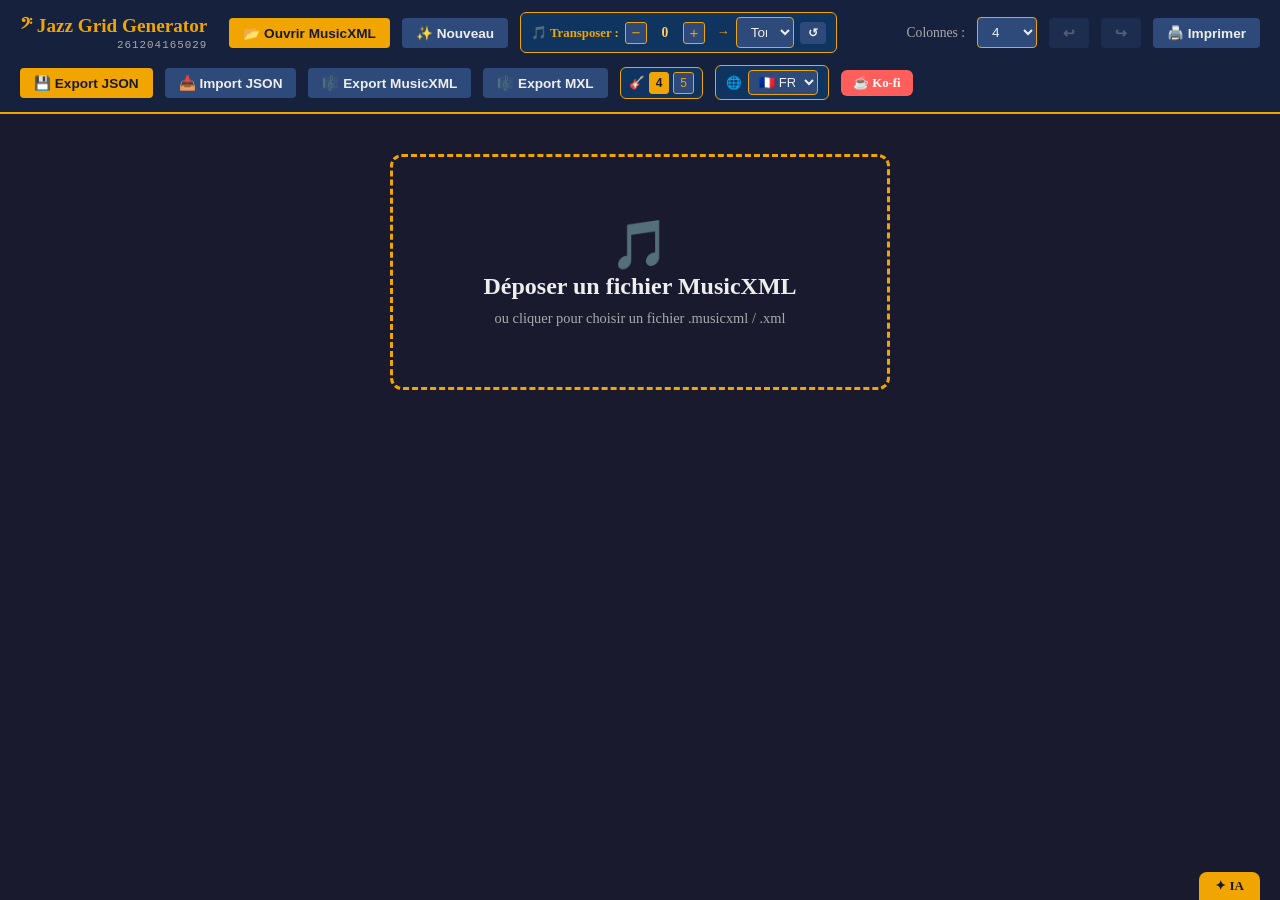
<file: Split/index.html>
<!DOCTYPE html>
<html lang="fr">
<head>
<meta charset="UTF-8">
<meta name="viewport" content="width=device-width, initial-scale=1.0">
<title>Jazz Chart Editor v3</title>
<link rel="stylesheet" href="css/app.css">
<link rel="stylesheet" href="css/modals.css">
<link rel="stylesheet" href="css/print.css">
</head>
<body>

<!-- HTML — STRUCTURE : Toolbar, dropzone, éditeur, modales, barre impression -->



<div id="toolbar">
  <h1><span id="toolbar-title">𝄢 Jazz Grid Generator</span><span id="toolbar-ts"></span></h1>
  <input type="file" id="file-input" accept=".musicxml,.xml,.mxl">
  <button class="btn" id="btn-open" onclick="document.getElementById('file-input').click()"></button>
  <button class="btn secondary" id="btn-new" onclick="newChart()"></button>
  <div id="transpose-group">
    <label id="lbl-transpose"></label>
    <div id="transpose-semitones">
      <button class="semi-btn" onclick="transposeBySemitone(-1)">−</button>
      <span id="semitone-display">0</span>
      <button class="semi-btn" onclick="transposeBySemitone(+1)">+</button>
    </div>
    <label style="margin-left:6px;">→</label>
    <select id="transpose-key-select" onchange="transposeToKey(this.value)">
      <option value=""></option>
    </select>
    <button class="btn secondary" onclick="resetTranspose()" style="padding:4px 8px;font-size:0.75rem;">↺</button>
  </div>
  <span style="flex:1"></span>
  <label id="lbl-cols"></label>
  <select class="cols-select" id="global-cols" onchange="render()">
    <option value="4" selected>4</option><option value="3">3</option>
    <option value="2">2</option><option value="1">1</option>
  </select>
  <button class="btn secondary" id="btn-undo" onclick="undo()" disabled title="Annuler (Ctrl+Z)">↩</button>
  <button class="btn secondary" id="btn-redo" onclick="redo()" disabled title="Rétablir (Ctrl+Y)">↪</button>
  <button class="btn secondary" id="btn-print" onclick="openPrintPanel()"></button>
  <button class="btn" id="btn-export-json" onclick="exportJSON()"></button>
  <input type="file" id="import-json" accept=".json" style="display:none">
  <button class="btn secondary" id="btn-import-json" onclick="document.getElementById('import-json').click()"></button>
  <button class="btn secondary" id="btn-export-xml" onclick="exportMusicXML()"></button>
  <button class="btn secondary" id="btn-export-mxl" onclick="exportMXL()"></button>
  <!-- Toggle basse 4/5 cordes -->
  <div id="bass-strings-selector" style="display:flex;align-items:center;gap:4px;background:#0f3460;border:1px solid #f0a500;border-radius:6px;padding:4px 8px;">
    <label style="color:#f0a500;font-size:0.78rem;font-weight:bold;">🎸</label>
    <button id="btn-4str" class="semi-btn" style="font-size:0.75rem;padding:2px 6px;width:auto;" onclick="setBassStrings(4)">4</button>
    <button id="btn-5str" class="semi-btn" style="font-size:0.75rem;padding:2px 6px;width:auto;" onclick="setBassStrings(5)">5</button>
  </div>
  <!-- Sélecteur de langue intégré à la fin de la toolbar -->
  <div id="lang-selector">
    <label>🌐</label>
    <select id="lang-select" onchange="setLang(this.value)">
      <option value="fr">🇫🇷 FR</option>
      <option value="es">🇪🇸 ES</option>
      <option value="it">🇮🇹 IT</option>
      <option value="en">🇬🇧 EN</option>
    </select>
  </div>
  <div id="kofi-wrap">
    <a href="https://ko-fi.com/lorenzovirgosfrediani" target="_blank" rel="noopener" id="kofi-btn" title="Soutenir ce projet sur Ko-fi">☕ Ko-fi</a>
  </div>
</div>

<div id="dropzone" onclick="document.getElementById('file-input').click()">
  <div class="icon">🎵</div>
  <h2 id="dz-title"></h2>
  <p id="dz-sub"></p>
</div>

<div id="chart-editor">
  <div id="chart-header">
    <input id="chart-title" type="text" value="Mon Thème Jazz">
    <div id="print-ts"></div>
    <div id="chart-meta">
      <span id="meta-key-label"></span><input type="text" id="meta-key" value="C" style="width:60px">
      <span id="meta-tempo-label"></span><input type="number" id="meta-tempo" value="120" style="width:70px"><span id="meta-bpm-label"></span>
      <span id="meta-time-label"></span><input type="text" id="meta-time" value="4/4" style="width:60px">
      <span id="meta-style-label"></span><input type="text" id="meta-style" value="Swing" style="width:100px">
    </div>
  </div>
  <div id="sections-container"></div>
  <button class="add-section-btn" id="btn-add-section" onclick="addSection()"></button>
</div>

<!-- Modale édition accord -->
<div id="modal-overlay" class="overlay">
  <div id="modal" class="modal-box">
    <h3 id="modal-title"></h3>
    <div id="modal-sym-panel">
      <label id="lbl-symbols"></label>
      <div class="modal-sym-grid" id="modal-sym-btns"></div>
    </div>
    <div id="modal-chord-section">
    <div style="margin-bottom:12px;"><label id="lbl-root" style="color:#f0a500;font-size:0.8rem;"></label><div class="chord-btn-grid" id="root-btns"></div></div>
    <div style="margin-bottom:12px;"><label id="lbl-quality" style="color:#f0a500;font-size:0.8rem;"></label><div class="chord-btn-grid" id="quality-btns"></div></div>
    <div style="margin-bottom:12px;"><label id="lbl-ext" style="color:#f0a500;font-size:0.8rem;"></label><div class="chord-btn-grid" id="ext-btns"></div></div>
    <div class="modal-row"><label id="lbl-bass"></label><input type="text" id="bass-input" style="width:70px"><button class="chord-btn" id="btn-clear-bass" onclick="document.getElementById('bass-input').value=''"></button></div>
    <div class="modal-row"><label id="lbl-free-chord"></label><input type="text" id="free-chord" style="flex:1"></div>
    </div>
    <div class="modal-row"><label id="lbl-beats"></label><input type="number" id="chord-beats" min="1" max="8" value="4" style="width:70px"></div>
    <div class="modal-footer">
      <button class="btn danger" id="btn-delete-chord" onclick="deleteChord()"></button>
      <button class="btn secondary" id="btn-cancel-chord" onclick="closeModal()"></button>
      <button class="btn" id="btn-apply-chord" onclick="applyChord()"></button>
    </div>
  </div>
</div>

<!-- Modale annotation -->
<div id="annot-overlay" class="overlay">
  <div id="annot-modal-box" class="modal-box">
    <h3>✏️ <span id="annot-modal-title-label"></span> — <span id="annot-chord-name" style="color:#f0a500"></span></h3>
    <div class="annot-block">
      <div class="annot-block-header"><span class="annot-block-title" id="annot-mode-title"></span><div class="toggle-btn" id="toggle-mode" onclick="toggleSection('mode')"></div></div>
      <div style="font-size:0.72rem;color:#666;margin-bottom:8px;" id="annot-mode-hint"></div>
      <div class="mode-grid" id="modal-modes-list"></div>
    </div>
    <div class="annot-block">
      <div class="annot-block-header"><span class="annot-block-title" id="annot-arp-title"></span><div class="toggle-btn" id="toggle-arp" onclick="toggleSection('arp')"></div></div>
      <div style="font-size:0.72rem;color:#666;margin-bottom:6px;" id="annot-arp-hint"></div>
      <div class="arp-root-row" id="modal-arp-root"></div>
      <div style="font-size:0.72rem;color:#666;margin:8px 0 6px;" id="annot-inv-hint"></div>
      <div class="inv-list" id="modal-inv-list"></div>
    </div>
    <div class="annot-block">
      <div class="annot-block-header"><span class="annot-block-title" id="annot-tens-title"></span><div class="toggle-btn" id="toggle-tens" onclick="toggleSection('tens')"></div></div>
      <div style="font-size:0.72rem;color:#666;margin-bottom:6px;" id="annot-tens-hint"></div>
      <div class="tens-pills" id="modal-tens-pills"></div>
      <div id="modal-avoid-wrap" style="margin-top:8px;display:none">
        <div style="font-size:0.65rem;color:#666;margin-bottom:4px;" id="annot-avoid-hint"></div>
        <div class="tens-pills" id="modal-avoid-pills"></div>
      </div>
    </div>
    <div class="annot-block">
      <div class="annot-block-header"><span class="annot-block-title" id="annot-free-title"></span><div class="toggle-btn" id="toggle-free" onclick="toggleSection('free')"></div></div>
      <textarea id="annot-text"></textarea>
      <div id="annot-color-row">
        <span style="font-size:0.75rem;color:#aaa;margin-right:4px;" id="annot-color-label"></span>
        <div class="color-swatch active" data-color="#c4b5fd" style="background:#c4b5fd" onclick="selectAnnotColor(this)"></div>
        <div class="color-swatch" data-color="#86efac" style="background:#86efac" onclick="selectAnnotColor(this)"></div>
        <div class="color-swatch" data-color="#fca5a5" style="background:#fca5a5" onclick="selectAnnotColor(this)"></div>
        <div class="color-swatch" data-color="#fcd34d" style="background:#fcd34d" onclick="selectAnnotColor(this)"></div>
        <div class="color-swatch" data-color="#7dd3fc" style="background:#7dd3fc" onclick="selectAnnotColor(this)"></div>
        <div class="color-swatch" data-color="#f0a500" style="background:#f0a500" onclick="selectAnnotColor(this)"></div>
      </div>
      <div id="annot-style-row">
        <label><input type="checkbox" id="annot-bold"> <span id="lbl-bold"></span></label>
        <label><input type="checkbox" id="annot-italic" checked> <span id="lbl-italic"></span></label>
      </div>
    </div>
    <div id="annot-footer">
      <button class="btn danger" id="btn-clear-annot" onclick="clearAnnotation()"></button>
      <button class="btn secondary" id="btn-cancel-annot" onclick="closeAnnotModal()"></button>
      <button class="btn" id="btn-apply-annot" onclick="applyAnnotation()"></button>
    </div>
  </div>
</div>

<!-- Modale label section -->
<div id="label-overlay" class="overlay">
  <div class="modal-box" style="border:2px solid #f0a500;width:380px;">
    <h3 id="label-modal-title" style="color:#f0a500;margin-bottom:14px;font-size:1rem;"></h3>
    <div style="margin-bottom:12px;"><div style="font-size:0.75rem;color:#888;margin-bottom:6px;" id="lbl-letter"></div><div style="display:flex;flex-wrap:wrap;gap:6px;" id="letter-btns"></div></div>
    <div style="margin-bottom:14px;"><div style="font-size:0.75rem;color:#888;margin-bottom:6px;" id="lbl-suffix"></div><div style="display:flex;flex-wrap:wrap;gap:6px;" id="suffix-btns"></div></div>
    <div style="font-size:0.85rem;color:#aaa;margin-bottom:14px;"><span id="lbl-preview-label"></span> <span id="label-preview" style="color:#f0a500;font-weight:bold;font-size:1.1rem;margin-left:8px;"></span></div>
    <div style="display:flex;gap:8px;justify-content:flex-end;">
      <button class="btn secondary" id="btn-cancel-label" onclick="closeLabelModal()"></button>
      <button class="btn" id="btn-apply-label" onclick="applyLabel()"></button>
    </div>
  </div>
</div>

<!-- AI Drawer -->
<div id="ai-panel">
  <div id="ai-tab" onclick="aiChatToggle()" title="Assistant IA">✦ IA</div>
  <div id="ai-body">
    <div id="ai-header">
      <span>✦ Jazz AI</span>
      <div style="display:flex;gap:4px;align-items:center;">
        <button class="ai-icon-btn" onclick="aiConfigToggle()" title="Configurer">⚙</button>
        <button class="ai-icon-btn" onclick="aiChatToggle()" title="Fermer">✕</button>
      </div>
    </div>
    <div id="ai-config">
      <div class="ai-cfg-row">
        <label>Provider</label>
        <select id="ai-cfg-provider" onchange="aiConfigUpdateRows(this.value)">
          <option value="claude">Claude (Anthropic)</option>
          <option value="openai">OpenAI</option>
        </select>
      </div>
      <div id="ai-cfg-row-claude" class="ai-cfg-row">
        <label>Modèle Claude</label>
        <select id="ai-cfg-claude-model">
          <option value="claude-sonnet-4-6">claude-sonnet-4-6</option>
          <option value="claude-opus-4-7">claude-opus-4-7</option>
          <option value="claude-haiku-4-5-20251001">claude-haiku-4-5</option>
        </select>
        <label style="margin-top:6px;">Clé API</label>
        <input type="password" id="ai-cfg-claude-key" placeholder="sk-ant-…">
      </div>
      <div id="ai-cfg-row-openai" class="ai-cfg-row" style="display:none">
        <label>Modèle OpenAI</label>
        <select id="ai-cfg-openai-model">
          <option value="gpt-4o">gpt-4o</option>
          <option value="gpt-4o-mini">gpt-4o-mini</option>
        </select>
        <label style="margin-top:6px;">Clé API</label>
        <input type="password" id="ai-cfg-openai-key" placeholder="sk-…">
      </div>
      <button class="ai-cfg-save-btn" onclick="aiConfigSave()">💾 Enregistrer</button>
    </div>
    <div id="ai-log"></div>
    <div id="ai-input-row">
      <textarea id="ai-input" rows="2"
        placeholder="Ex : ajoute une section B de 8 mesures de Dm7…"
        onkeydown="aiChatHandleKey(event)"></textarea>
      <button id="ai-send" onclick="aiChatSend(document.getElementById('ai-input').value)" title="Envoyer (Entrée)">↵</button>
    </div>
  </div>
</div>

<!-- Barre d'impression -->
<div id="print-contrast-bar">
  <span id="lbl-print-theme"></span>
  <div style="display:flex;gap:6px;align-items:center;">
    <button class="toggle-btn on" id="theme-light-btn" onclick="setPrintTheme('light')"></button>
    <button class="toggle-btn" id="theme-dark-btn" onclick="setPrintTheme('dark')"></button>
  </div>
  <span style="margin-left:8px;" id="lbl-contrast"></span>
  <input type="range" id="contrast-slider" min="1" max="5" value="3" oninput="updateContrastPreview()">
  <span id="contrast-preview"></span>
  <span style="margin-left:8px;" id="lbl-section-colors"></span>
  <div style="display:flex;gap:4px;align-items:center;" id="section-color-preview"></div>
  <button class="btn" id="btn-do-print" onclick="doPrint()" style="padding:5px 14px;"></button>
  <button class="btn secondary" onclick="closePrintPanel()" style="padding:5px 10px;">✕</button>
</div>


<!-- JS — LIBRAIRIES EXTERNES : JSZip -->

<script src="js/i18n.js"></script>
<script src="js/diagrams.js"></script>
<script src="js/theory.js"></script>
<script src="js/state.js"></script>
<script src="js/render.js"></script>
<script src="js/modals.js"></script>
<script src="js/actions.js"></script>
<script src="js/print.js"></script>
<script src="js/touch.js"></script>
<script src="js/init.js"></script>
<script src="js/ai.js"></script>
</body>
</html>
</file>
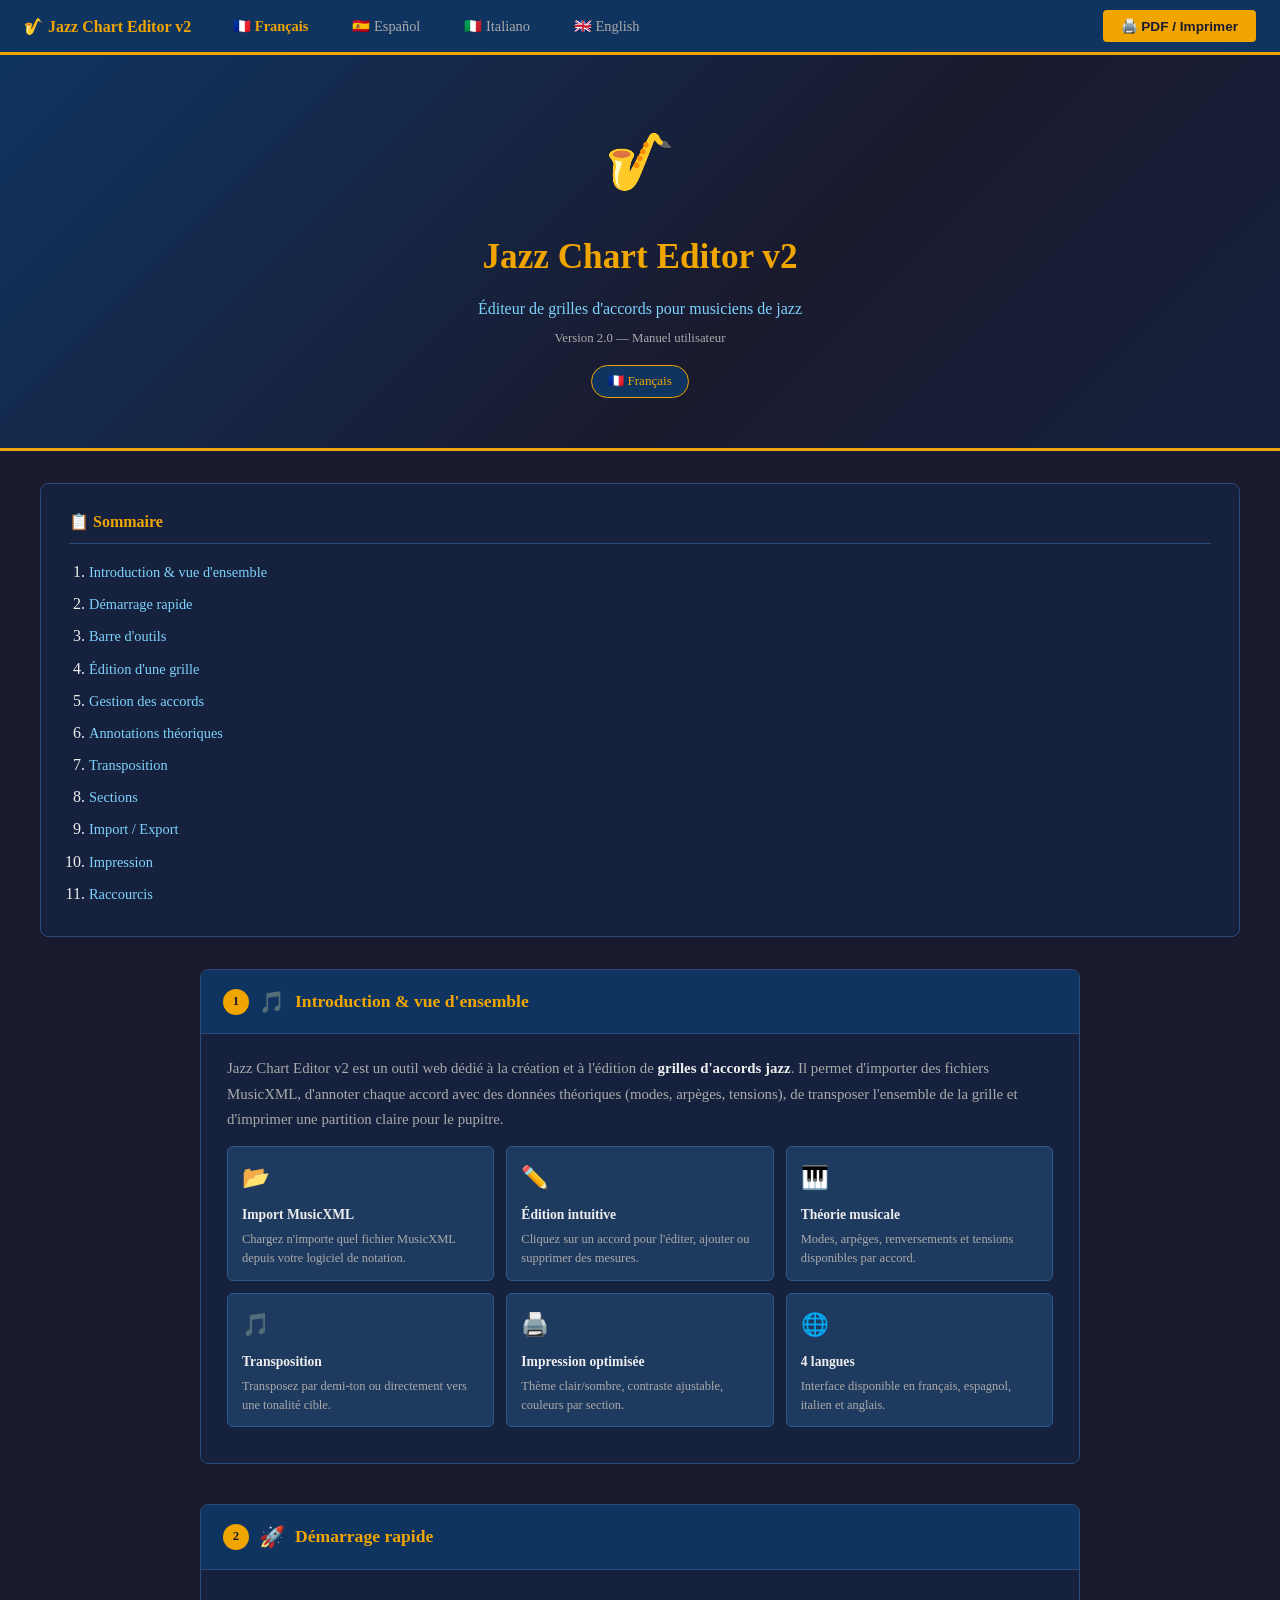
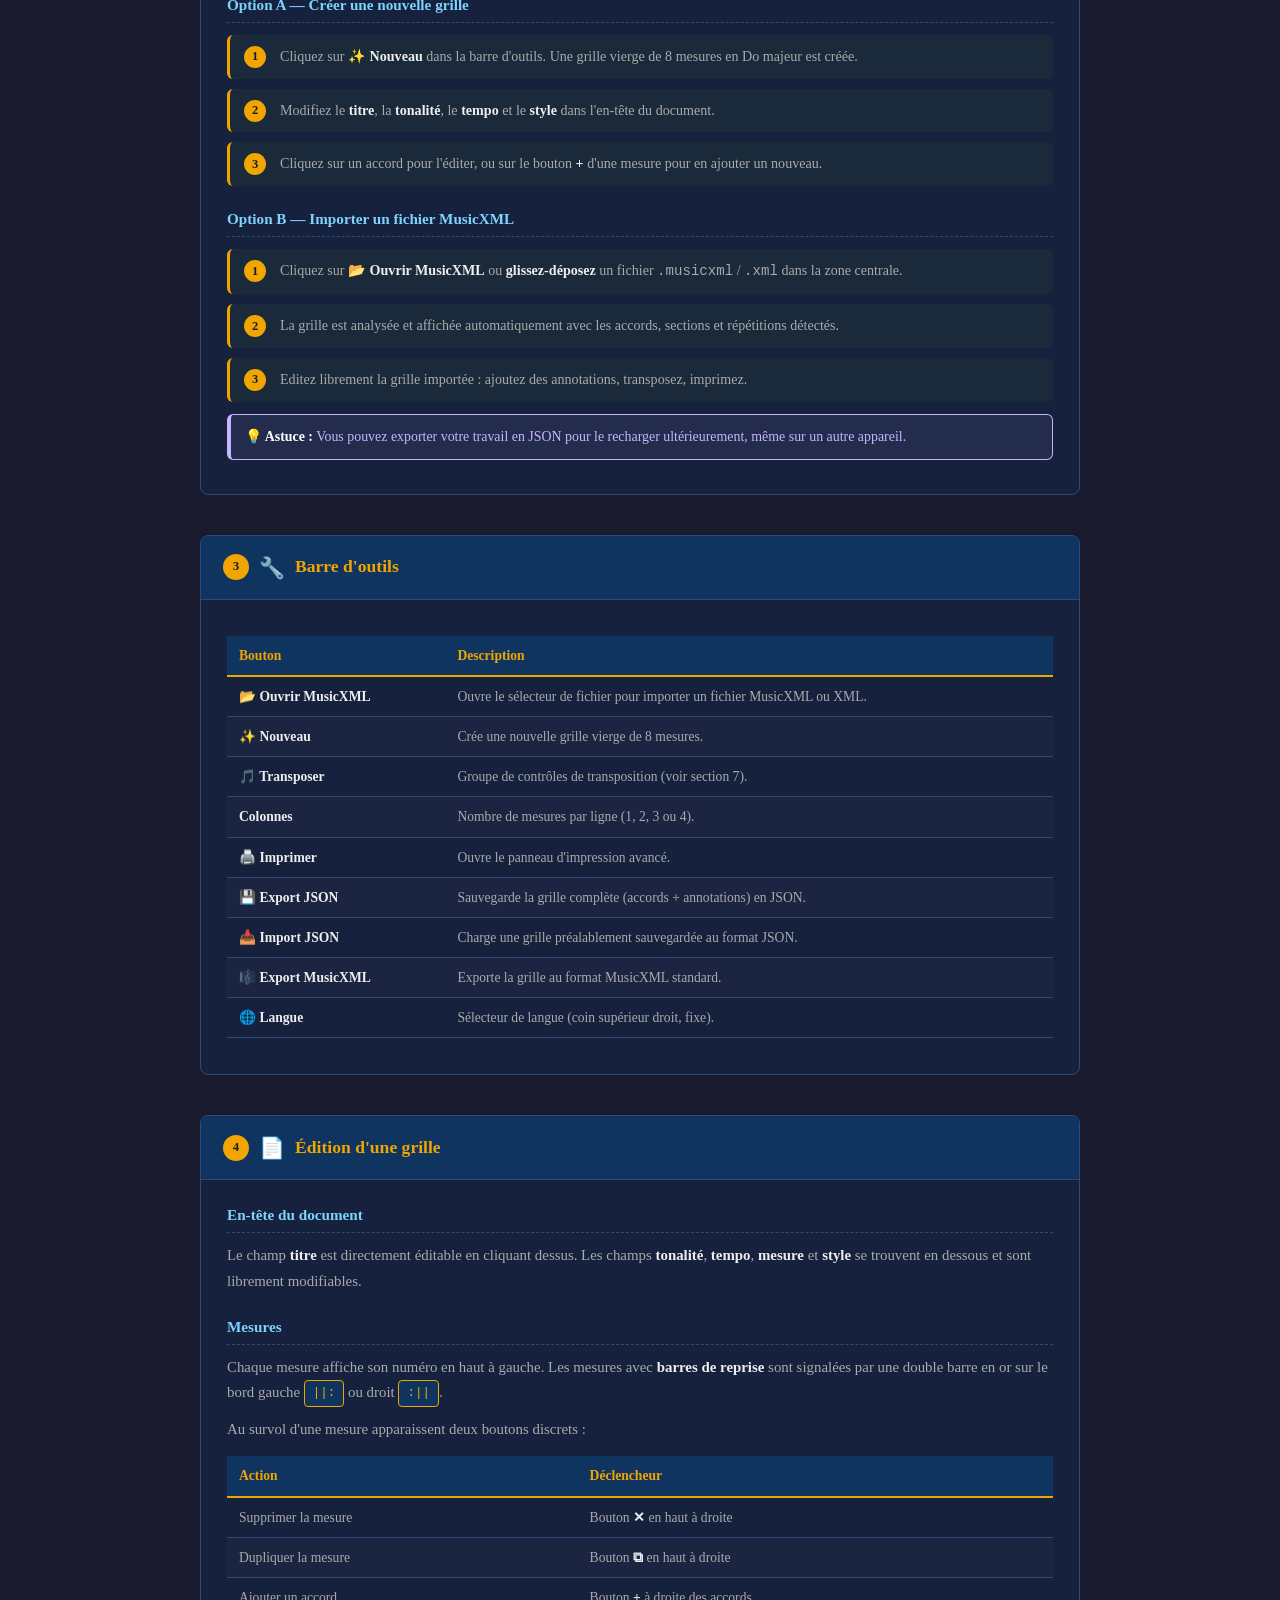
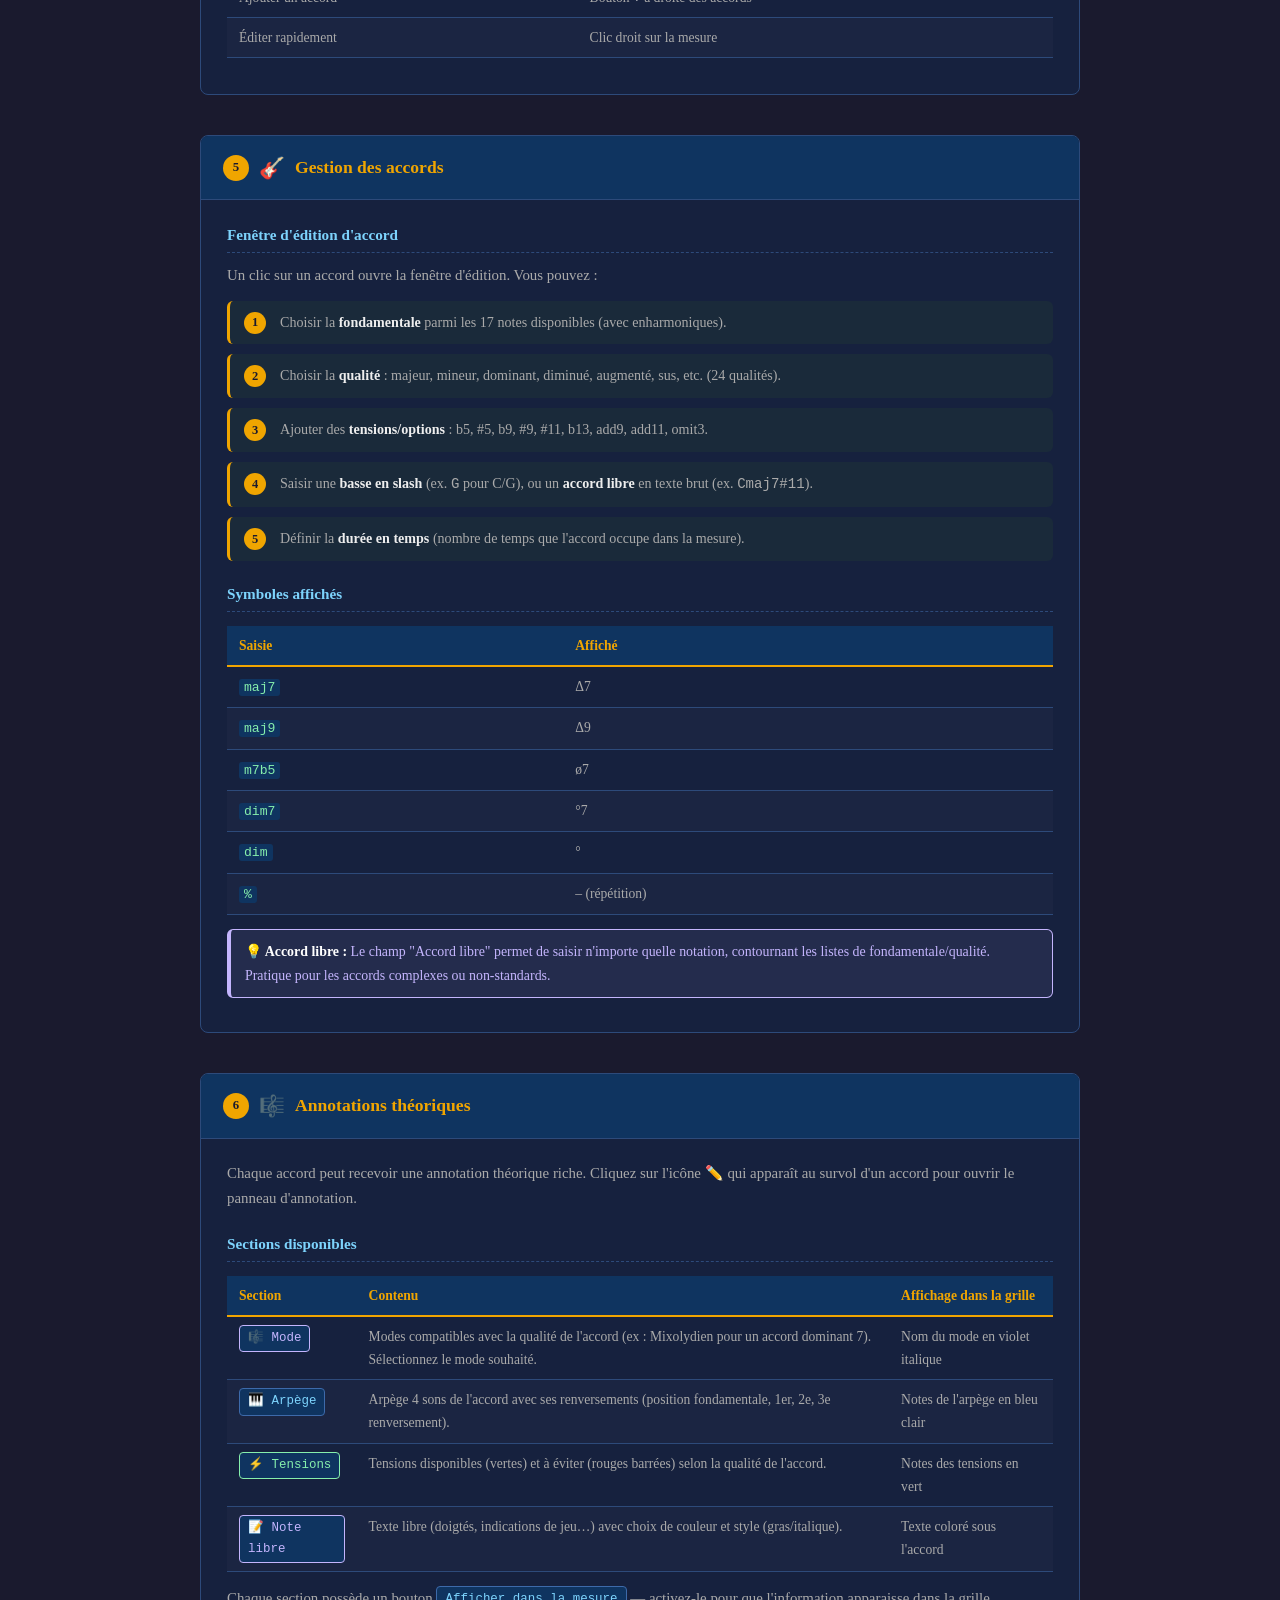
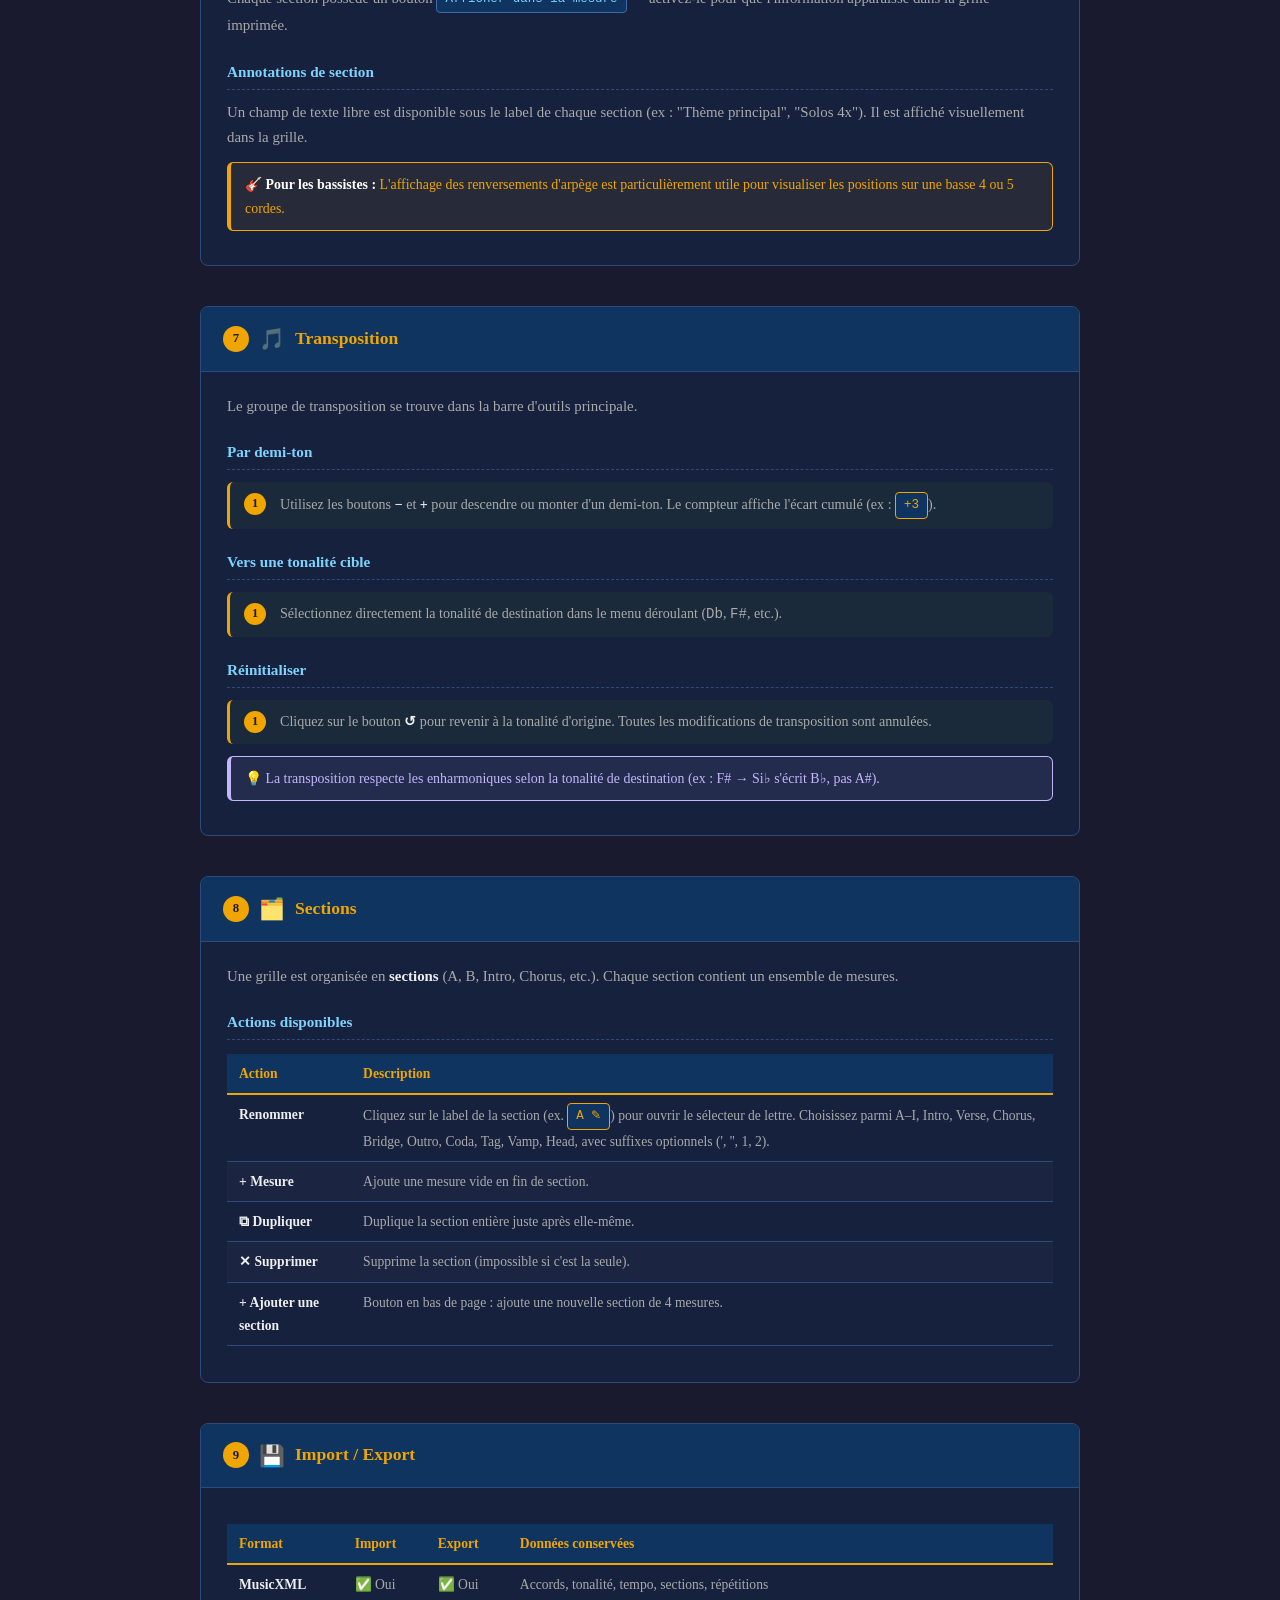
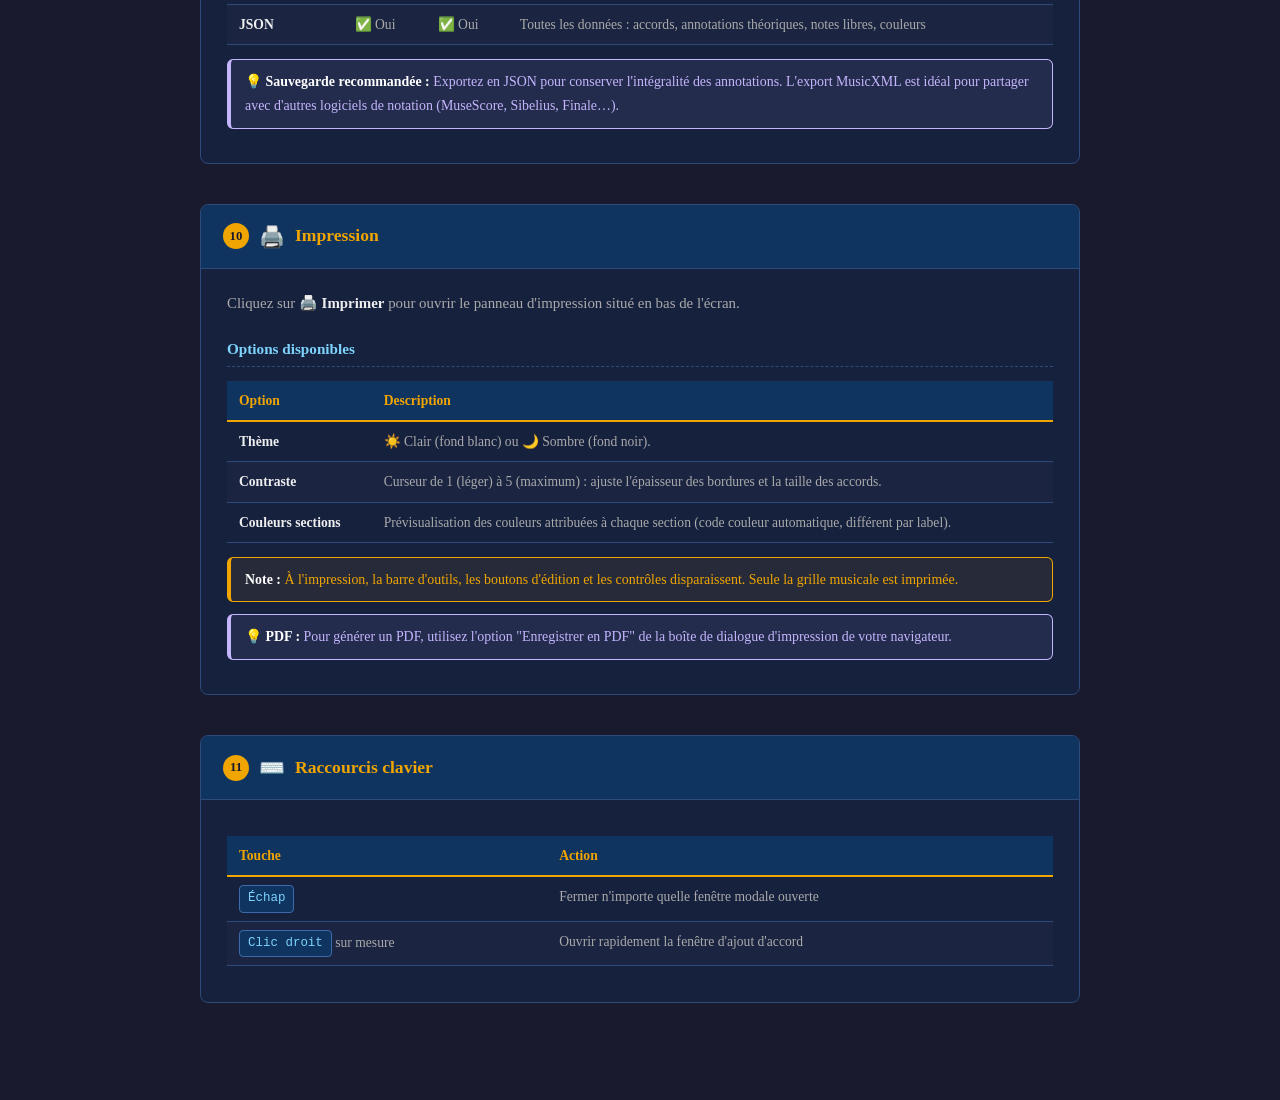
<file: jazz-chart-manual.html>
<!DOCTYPE html>
<html lang="fr">
<head>
<meta charset="UTF-8">
<meta name="viewport" content="width=device-width, initial-scale=1.0">
<title>Jazz Chart Editor v2 — User Manual</title>
<style>
/* ===================== RESET & BASE ===================== */
*, *::before, *::after { box-sizing: border-box; margin: 0; padding: 0; }
:root {
  --gold: #f0a500;
  --gold-light: #ffc107;
  --dark-bg: #1a1a2e;
  --dark-mid: #16213e;
  --dark-panel: #0f3460;
  --accent-blue: #7dd3fc;
  --accent-purple: #c4b5fd;
  --accent-green: #86efac;
  --text-main: #eee;
  --text-muted: #aaa;
  --text-dark: #1a1a2e;
  --radius: 8px;
  --shadow: 0 4px 24px rgba(0,0,0,0.4);
}

body {
  font-family: 'Georgia', serif;
  background: var(--dark-bg);
  color: var(--text-main);
  min-height: 100vh;
  line-height: 1.7;
}

/* ===================== LANGUAGE NAV ===================== */
#lang-nav {
  position: sticky;
  top: 0;
  z-index: 200;
  background: var(--dark-panel);
  border-bottom: 3px solid var(--gold);
  display: flex;
  align-items: center;
  gap: 0;
  padding: 0 24px;
  flex-wrap: wrap;
}

#lang-nav .app-title {
  font-size: 1rem;
  color: var(--gold);
  font-weight: bold;
  margin-right: 20px;
  padding: 12px 0;
  white-space: nowrap;
}

.lang-tab {
  padding: 14px 22px;
  cursor: pointer;
  color: var(--text-muted);
  font-size: 0.9rem;
  border-bottom: 3px solid transparent;
  margin-bottom: -3px;
  transition: all 0.2s;
  user-select: none;
  white-space: nowrap;
}
.lang-tab:hover { color: var(--gold-light); }
.lang-tab.active { color: var(--gold); border-bottom-color: var(--gold); font-weight: bold; }

.pdf-btn {
  margin-left: auto;
  background: var(--gold);
  color: var(--text-dark);
  border: none;
  padding: 8px 18px;
  border-radius: 4px;
  cursor: pointer;
  font-weight: bold;
  font-size: 0.85rem;
  transition: background 0.2s;
  white-space: nowrap;
}
.pdf-btn:hover { background: var(--gold-light); }

/* ===================== SECTIONS LANGUE ===================== */
.lang-section { display: none; }
.lang-section.active { display: block; }

/* ===================== COVER ===================== */
.cover {
  background: linear-gradient(135deg, #0f3460 0%, #1a1a2e 60%, #16213e 100%);
  padding: 60px 40px 50px;
  text-align: center;
  border-bottom: 3px solid var(--gold);
}
.cover .emoji { font-size: 3.5rem; margin-bottom: 16px; display: block; }
.cover h1 { font-size: 2.2rem; color: var(--gold); margin-bottom: 8px; }
.cover .subtitle { font-size: 1rem; color: var(--accent-blue); margin-bottom: 6px; }
.cover .version { font-size: 0.8rem; color: var(--text-muted); }
.cover .lang-badge {
  display: inline-block;
  margin-top: 16px;
  background: var(--dark-panel);
  border: 1px solid var(--gold);
  border-radius: 20px;
  padding: 4px 16px;
  font-size: 0.82rem;
  color: var(--gold);
}

/* ===================== TOC ===================== */
.toc {
  background: var(--dark-mid);
  border: 1px solid #2d4a7a;
  border-radius: var(--radius);
  margin: 32px 40px 0;
  padding: 24px 28px;
}
.toc h2 { font-size: 1rem; color: var(--gold); margin-bottom: 14px; border-bottom: 1px solid #2d4a7a; padding-bottom: 8px; }
.toc ol { padding-left: 20px; }
.toc li { margin: 5px 0; }
.toc a { color: var(--accent-blue); text-decoration: none; font-size: 0.9rem; }
.toc a:hover { color: var(--gold); text-decoration: underline; }

/* ===================== CONTENT ===================== */
.content { padding: 32px 40px 60px; max-width: 960px; margin: 0 auto; }

/* ===================== SECTIONS ===================== */
.doc-section {
  margin-bottom: 40px;
  background: var(--dark-mid);
  border-radius: var(--radius);
  border: 1px solid #2d4a7a;
  overflow: hidden;
}

.doc-section-header {
  background: var(--dark-panel);
  padding: 14px 22px;
  border-bottom: 1px solid #2d4a7a;
  display: flex;
  align-items: center;
  gap: 10px;
}
.doc-section-header .num {
  background: var(--gold);
  color: var(--text-dark);
  font-weight: bold;
  font-size: 0.8rem;
  border-radius: 50%;
  width: 26px;
  height: 26px;
  display: flex;
  align-items: center;
  justify-content: center;
  flex-shrink: 0;
}
.doc-section-header h2 {
  font-size: 1.1rem;
  color: var(--gold);
  font-weight: bold;
}
.doc-section-header .icon { font-size: 1.3rem; }

.doc-section-body { padding: 22px 26px; }

h3 {
  font-size: 0.95rem;
  color: var(--accent-blue);
  margin: 20px 0 10px;
  padding-bottom: 4px;
  border-bottom: 1px dashed #2d4a7a;
}
h3:first-child { margin-top: 0; }

p { margin-bottom: 10px; font-size: 0.93rem; color: var(--text-muted); }
p strong { color: var(--text-main); }

/* ===================== FEATURE GRID ===================== */
.feature-grid {
  display: grid;
  grid-template-columns: repeat(auto-fill, minmax(200px, 1fr));
  gap: 12px;
  margin: 14px 0;
}
.feature-card {
  background: #1e3a5f;
  border: 1px solid #2d5a8a;
  border-radius: 6px;
  padding: 12px 14px;
}
.feature-card .fc-icon { font-size: 1.4rem; margin-bottom: 6px; display: block; }
.feature-card .fc-title { font-size: 0.85rem; font-weight: bold; color: var(--text-main); margin-bottom: 4px; }
.feature-card .fc-desc { font-size: 0.78rem; color: var(--text-muted); line-height: 1.5; }

/* ===================== STEPS ===================== */
.steps { counter-reset: step; display: flex; flex-direction: column; gap: 10px; margin: 12px 0; }
.step {
  counter-increment: step;
  display: flex;
  gap: 14px;
  align-items: flex-start;
  background: #1a2a3a;
  border-radius: 6px;
  padding: 10px 14px;
  border-left: 3px solid var(--gold);
}
.step::before {
  content: counter(step);
  background: var(--gold);
  color: var(--text-dark);
  font-weight: bold;
  font-size: 0.78rem;
  border-radius: 50%;
  width: 22px;
  height: 22px;
  display: flex;
  align-items: center;
  justify-content: center;
  flex-shrink: 0;
  margin-top: 1px;
}
.step-body { font-size: 0.88rem; color: var(--text-muted); }
.step-body strong { color: var(--text-main); }

/* ===================== TABLE ===================== */
.doc-table { width: 100%; border-collapse: collapse; margin: 14px 0; font-size: 0.85rem; }
.doc-table th {
  background: var(--dark-panel);
  color: var(--gold);
  padding: 8px 12px;
  text-align: left;
  border-bottom: 2px solid var(--gold);
  font-weight: bold;
}
.doc-table td {
  padding: 8px 12px;
  border-bottom: 1px solid #2d4a7a;
  color: var(--text-muted);
  vertical-align: top;
}
.doc-table tr:nth-child(even) td { background: rgba(255,255,255,0.02); }
.doc-table td strong { color: var(--text-main); }
.doc-table td code {
  background: #0f3460;
  border-radius: 3px;
  padding: 1px 5px;
  font-size: 0.82rem;
  color: var(--accent-green);
  font-family: 'Courier New', monospace;
}

/* ===================== TIPS ===================== */
.tip {
  background: rgba(196,181,253,0.08);
  border: 1px solid var(--accent-purple);
  border-left: 4px solid var(--accent-purple);
  border-radius: 6px;
  padding: 10px 14px;
  margin: 12px 0;
  font-size: 0.87rem;
  color: var(--accent-purple);
}
.tip strong { color: #fff; }

.note {
  background: rgba(240,165,0,0.08);
  border: 1px solid var(--gold);
  border-left: 4px solid var(--gold);
  border-radius: 6px;
  padding: 10px 14px;
  margin: 12px 0;
  font-size: 0.87rem;
  color: var(--gold);
}
.note strong { color: #fff; }

/* ===================== BADGE ===================== */
.badge {
  display: inline-block;
  background: var(--dark-panel);
  border: 1px solid #3d6aaa;
  border-radius: 4px;
  padding: 2px 8px;
  font-size: 0.78rem;
  color: var(--accent-blue);
  font-family: 'Courier New', monospace;
  vertical-align: middle;
}
.badge-gold {
  border-color: var(--gold);
  color: var(--gold);
}
.badge-green {
  border-color: var(--accent-green);
  color: var(--accent-green);
}
.badge-purple {
  border-color: var(--accent-purple);
  color: var(--accent-purple);
}

/* ===================== PRINT ===================== */
@media print {
  #lang-nav { display: none !important; }
  .lang-section { display: none !important; }
  .lang-section.print-active { display: block !important; }
  body { background: white; color: #111; font-size: 11pt; }
  .cover { background: #f5f5f5; border-bottom: 2px solid #000; padding: 40px; }
  .cover h1 { color: #1a1a1a; font-size: 22pt; }
  .cover .subtitle { color: #333; }
  .cover .version { color: #555; }
  .cover .lang-badge { border-color: #555; color: #333; }
  .toc { background: #f9f9f9; border-color: #ccc; margin: 20px 0 0; }
  .toc h2 { color: #1a1a1a; }
  .toc a { color: #1a4a7a; }
  .content { padding: 20px 0; }
  .doc-section { background: white; border: 1.5px solid #bbb; page-break-inside: avoid; margin-bottom: 22px; }
  .doc-section-header { background: #e8e8e8; border-bottom-color: #bbb; }
  .doc-section-header h2 { color: #1a1a1a; }
  .doc-section-header .num { background: #333; color: white; }
  h3 { color: #1a4a7a; border-bottom-color: #bbb; }
  p, .step-body { color: #222; }
  .feature-card { background: #f0f0f0; border-color: #ccc; }
  .feature-card .fc-title { color: #111; }
  .feature-card .fc-desc { color: #333; }
  .step { background: #f5f5f5; border-left-color: #333; }
  .step::before { background: #333; color: white; }
  .doc-table th { background: #ddd; color: #111; border-bottom-color: #333; }
  .doc-table td { color: #222; border-bottom-color: #ddd; }
  .doc-table td code { background: #eee; color: #333; }
  .tip { background: #f0eeff; border-color: #7a60cc; color: #4a2a9a; }
  .note { background: #fff8e0; border-color: #c08000; color: #7a5000; }
  .badge { background: #eee; border-color: #999; color: #1a4a7a; }
}
</style>
</head>
<body>

<!-- ===== NAVIGATION LANGUES ===== -->
<nav id="lang-nav">
  <span class="app-title">🎷 Jazz Chart Editor v2</span>
  <div class="lang-tab active" onclick="switchLang('fr', this)">🇫🇷 Français</div>
  <div class="lang-tab" onclick="switchLang('es', this)">🇪🇸 Español</div>
  <div class="lang-tab" onclick="switchLang('it', this)">🇮🇹 Italiano</div>
  <div class="lang-tab" onclick="switchLang('en', this)">🇬🇧 English</div>
  <button class="pdf-btn" onclick="printManual()">🖨️ PDF / Imprimer</button>
</nav>

<!-- ========================================================================================
     FRANÇAIS
     ======================================================================================== -->
<div id="lang-fr" class="lang-section active">

  <div class="cover">
    <span class="emoji">🎷</span>
    <h1>Jazz Chart Editor v2</h1>
    <div class="subtitle">Éditeur de grilles d'accords pour musiciens de jazz</div>
    <div class="version">Version 2.0 — Manuel utilisateur</div>
    <div class="lang-badge">🇫🇷 Français</div>
  </div>

  <div class="toc">
    <h2>📋 Sommaire</h2>
    <ol>
      <li><a href="#fr-intro">Introduction &amp; vue d'ensemble</a></li>
      <li><a href="#fr-start">Démarrage rapide</a></li>
      <li><a href="#fr-toolbar">Barre d'outils</a></li>
      <li><a href="#fr-chart">Édition d'une grille</a></li>
      <li><a href="#fr-chords">Gestion des accords</a></li>
      <li><a href="#fr-theory">Annotations théoriques</a></li>
      <li><a href="#fr-transpose">Transposition</a></li>
      <li><a href="#fr-sections">Sections</a></li>
      <li><a href="#fr-io">Import / Export</a></li>
      <li><a href="#fr-print">Impression</a></li>
      <li><a href="#fr-shortcuts">Raccourcis</a></li>
    </ol>
  </div>

  <div class="content">

    <div class="doc-section" id="fr-intro">
      <div class="doc-section-header"><span class="num">1</span><span class="icon">🎵</span><h2>Introduction &amp; vue d'ensemble</h2></div>
      <div class="doc-section-body">
        <p>Jazz Chart Editor v2 est un outil web dédié à la création et à l'édition de <strong>grilles d'accords jazz</strong>. Il permet d'importer des fichiers MusicXML, d'annoter chaque accord avec des données théoriques (modes, arpèges, tensions), de transposer l'ensemble de la grille et d'imprimer une partition claire pour le pupitre.</p>
        <div class="feature-grid">
          <div class="feature-card"><span class="fc-icon">📂</span><div class="fc-title">Import MusicXML</div><div class="fc-desc">Chargez n'importe quel fichier MusicXML depuis votre logiciel de notation.</div></div>
          <div class="feature-card"><span class="fc-icon">✏️</span><div class="fc-title">Édition intuitive</div><div class="fc-desc">Cliquez sur un accord pour l'éditer, ajouter ou supprimer des mesures.</div></div>
          <div class="feature-card"><span class="fc-icon">🎹</span><div class="fc-title">Théorie musicale</div><div class="fc-desc">Modes, arpèges, renversements et tensions disponibles par accord.</div></div>
          <div class="feature-card"><span class="fc-icon">🎵</span><div class="fc-title">Transposition</div><div class="fc-desc">Transposez par demi-ton ou directement vers une tonalité cible.</div></div>
          <div class="feature-card"><span class="fc-icon">🖨️</span><div class="fc-title">Impression optimisée</div><div class="fc-desc">Thème clair/sombre, contraste ajustable, couleurs par section.</div></div>
          <div class="feature-card"><span class="fc-icon">🌐</span><div class="fc-title">4 langues</div><div class="fc-desc">Interface disponible en français, espagnol, italien et anglais.</div></div>
        </div>
      </div>
    </div>

    <div class="doc-section" id="fr-start">
      <div class="doc-section-header"><span class="num">2</span><span class="icon">🚀</span><h2>Démarrage rapide</h2></div>
      <div class="doc-section-body">
        <h3>Option A — Créer une nouvelle grille</h3>
        <div class="steps">
          <div class="step"><div class="step-body">Cliquez sur <strong>✨ Nouveau</strong> dans la barre d'outils. Une grille vierge de 8 mesures en Do majeur est créée.</div></div>
          <div class="step"><div class="step-body">Modifiez le <strong>titre</strong>, la <strong>tonalité</strong>, le <strong>tempo</strong> et le <strong>style</strong> dans l'en-tête du document.</div></div>
          <div class="step"><div class="step-body">Cliquez sur un accord pour l'éditer, ou sur le bouton <strong>+</strong> d'une mesure pour en ajouter un nouveau.</div></div>
        </div>
        <h3>Option B — Importer un fichier MusicXML</h3>
        <div class="steps">
          <div class="step"><div class="step-body">Cliquez sur <strong>📂 Ouvrir MusicXML</strong> ou <strong>glissez-déposez</strong> un fichier <code>.musicxml</code> / <code>.xml</code> dans la zone centrale.</div></div>
          <div class="step"><div class="step-body">La grille est analysée et affichée automatiquement avec les accords, sections et répétitions détectés.</div></div>
          <div class="step"><div class="step-body">Editez librement la grille importée : ajoutez des annotations, transposez, imprimez.</div></div>
        </div>
        <div class="tip"><strong>💡 Astuce :</strong> Vous pouvez exporter votre travail en JSON pour le recharger ultérieurement, même sur un autre appareil.</div>
      </div>
    </div>

    <div class="doc-section" id="fr-toolbar">
      <div class="doc-section-header"><span class="num">3</span><span class="icon">🔧</span><h2>Barre d'outils</h2></div>
      <div class="doc-section-body">
        <table class="doc-table">
          <thead><tr><th>Bouton</th><th>Description</th></tr></thead>
          <tbody>
            <tr><td><strong>📂 Ouvrir MusicXML</strong></td><td>Ouvre le sélecteur de fichier pour importer un fichier MusicXML ou XML.</td></tr>
            <tr><td><strong>✨ Nouveau</strong></td><td>Crée une nouvelle grille vierge de 8 mesures.</td></tr>
            <tr><td><strong>🎵 Transposer</strong></td><td>Groupe de contrôles de transposition (voir section 7).</td></tr>
            <tr><td><strong>Colonnes</strong></td><td>Nombre de mesures par ligne (1, 2, 3 ou 4).</td></tr>
            <tr><td><strong>🖨️ Imprimer</strong></td><td>Ouvre le panneau d'impression avancé.</td></tr>
            <tr><td><strong>💾 Export JSON</strong></td><td>Sauvegarde la grille complète (accords + annotations) en JSON.</td></tr>
            <tr><td><strong>📥 Import JSON</strong></td><td>Charge une grille préalablement sauvegardée au format JSON.</td></tr>
            <tr><td><strong>🎼 Export MusicXML</strong></td><td>Exporte la grille au format MusicXML standard.</td></tr>
            <tr><td><strong>🌐 Langue</strong></td><td>Sélecteur de langue (coin supérieur droit, fixe).</td></tr>
          </tbody>
        </table>
      </div>
    </div>

    <div class="doc-section" id="fr-chart">
      <div class="doc-section-header"><span class="num">4</span><span class="icon">📄</span><h2>Édition d'une grille</h2></div>
      <div class="doc-section-body">
        <h3>En-tête du document</h3>
        <p>Le champ <strong>titre</strong> est directement éditable en cliquant dessus. Les champs <strong>tonalité</strong>, <strong>tempo</strong>, <strong>mesure</strong> et <strong>style</strong> se trouvent en dessous et sont librement modifiables.</p>
        <h3>Mesures</h3>
        <p>Chaque mesure affiche son numéro en haut à gauche. Les mesures avec <strong>barres de reprise</strong> sont signalées par une double barre en or sur le bord gauche <span class="badge-gold badge">||:</span> ou droit <span class="badge-gold badge">:||</span>.</p>
        <p>Au survol d'une mesure apparaissent deux boutons discrets :</p>
        <table class="doc-table">
          <thead><tr><th>Action</th><th>Déclencheur</th></tr></thead>
          <tbody>
            <tr><td>Supprimer la mesure</td><td>Bouton <strong>✕</strong> en haut à droite</td></tr>
            <tr><td>Dupliquer la mesure</td><td>Bouton <strong>⧉</strong> en haut à droite</td></tr>
            <tr><td>Ajouter un accord</td><td>Bouton <strong>+</strong> à droite des accords</td></tr>
            <tr><td>Éditer rapidement</td><td>Clic droit sur la mesure</td></tr>
          </tbody>
        </table>
      </div>
    </div>

    <div class="doc-section" id="fr-chords">
      <div class="doc-section-header"><span class="num">5</span><span class="icon">🎸</span><h2>Gestion des accords</h2></div>
      <div class="doc-section-body">
        <h3>Fenêtre d'édition d'accord</h3>
        <p>Un clic sur un accord ouvre la fenêtre d'édition. Vous pouvez :</p>
        <div class="steps">
          <div class="step"><div class="step-body">Choisir la <strong>fondamentale</strong> parmi les 17 notes disponibles (avec enharmoniques).</div></div>
          <div class="step"><div class="step-body">Choisir la <strong>qualité</strong> : majeur, mineur, dominant, diminué, augmenté, sus, etc. (24 qualités).</div></div>
          <div class="step"><div class="step-body">Ajouter des <strong>tensions/options</strong> : b5, #5, b9, #9, #11, b13, add9, add11, omit3.</div></div>
          <div class="step"><div class="step-body">Saisir une <strong>basse en slash</strong> (ex. <code>G</code> pour C/G), ou un <strong>accord libre</strong> en texte brut (ex. <code>Cmaj7#11</code>).</div></div>
          <div class="step"><div class="step-body">Définir la <strong>durée en temps</strong> (nombre de temps que l'accord occupe dans la mesure).</div></div>
        </div>
        <h3>Symboles affichés</h3>
        <table class="doc-table">
          <thead><tr><th>Saisie</th><th>Affiché</th></tr></thead>
          <tbody>
            <tr><td><code>maj7</code></td><td>Δ7</td></tr>
            <tr><td><code>maj9</code></td><td>Δ9</td></tr>
            <tr><td><code>m7b5</code></td><td>ø7</td></tr>
            <tr><td><code>dim7</code></td><td>°7</td></tr>
            <tr><td><code>dim</code></td><td>°</td></tr>
            <tr><td><code>%</code></td><td>– (répétition)</td></tr>
          </tbody>
        </table>
        <div class="tip"><strong>💡 Accord libre :</strong> Le champ "Accord libre" permet de saisir n'importe quelle notation, contournant les listes de fondamentale/qualité. Pratique pour les accords complexes ou non-standards.</div>
      </div>
    </div>

    <div class="doc-section" id="fr-theory">
      <div class="doc-section-header"><span class="num">6</span><span class="icon">🎼</span><h2>Annotations théoriques</h2></div>
      <div class="doc-section-body">
        <p>Chaque accord peut recevoir une annotation théorique riche. Cliquez sur l'icône <strong>✏️</strong> qui apparaît au survol d'un accord pour ouvrir le panneau d'annotation.</p>
        <h3>Sections disponibles</h3>
        <table class="doc-table">
          <thead><tr><th>Section</th><th>Contenu</th><th>Affichage dans la grille</th></tr></thead>
          <tbody>
            <tr><td><span class="badge-purple badge">🎼 Mode</span></td><td>Modes compatibles avec la qualité de l'accord (ex : Mixolydien pour un accord dominant 7). Sélectionnez le mode souhaité.</td><td>Nom du mode en violet italique</td></tr>
            <tr><td><span class="badge badge">🎹 Arpège</span></td><td>Arpège 4 sons de l'accord avec ses renversements (position fondamentale, 1er, 2e, 3e renversement).</td><td>Notes de l'arpège en bleu clair</td></tr>
            <tr><td><span class="badge-green badge">⚡ Tensions</span></td><td>Tensions disponibles (vertes) et à éviter (rouges barrées) selon la qualité de l'accord.</td><td>Notes des tensions en vert</td></tr>
            <tr><td><span class="badge-purple badge">📝 Note libre</span></td><td>Texte libre (doigtés, indications de jeu…) avec choix de couleur et style (gras/italique).</td><td>Texte coloré sous l'accord</td></tr>
          </tbody>
        </table>
        <p>Chaque section possède un bouton <span class="badge">Afficher dans la mesure</span> — activez-le pour que l'information apparaisse dans la grille imprimée.</p>
        <h3>Annotations de section</h3>
        <p>Un champ de texte libre est disponible sous le label de chaque section (ex : "Thème principal", "Solos 4x"). Il est affiché visuellement dans la grille.</p>
        <div class="note"><strong>🎸 Pour les bassistes :</strong> L'affichage des renversements d'arpège est particulièrement utile pour visualiser les positions sur une basse 4 ou 5 cordes.</div>
      </div>
    </div>

    <div class="doc-section" id="fr-transpose">
      <div class="doc-section-header"><span class="num">7</span><span class="icon">🎵</span><h2>Transposition</h2></div>
      <div class="doc-section-body">
        <p>Le groupe de transposition se trouve dans la barre d'outils principale.</p>
        <h3>Par demi-ton</h3>
        <div class="steps">
          <div class="step"><div class="step-body">Utilisez les boutons <strong>−</strong> et <strong>+</strong> pour descendre ou monter d'un demi-ton. Le compteur affiche l'écart cumulé (ex : <span class="badge-gold badge">+3</span>).</div></div>
        </div>
        <h3>Vers une tonalité cible</h3>
        <div class="steps">
          <div class="step"><div class="step-body">Sélectionnez directement la tonalité de destination dans le menu déroulant (<code>Db</code>, <code>F#</code>, etc.).</div></div>
        </div>
        <h3>Réinitialiser</h3>
        <div class="steps">
          <div class="step"><div class="step-body">Cliquez sur le bouton <strong>↺</strong> pour revenir à la tonalité d'origine. Toutes les modifications de transposition sont annulées.</div></div>
        </div>
        <div class="tip"><strong>💡</strong> La transposition respecte les enharmoniques selon la tonalité de destination (ex : F# → Si♭ s'écrit B♭, pas A#).</div>
      </div>
    </div>

    <div class="doc-section" id="fr-sections">
      <div class="doc-section-header"><span class="num">8</span><span class="icon">🗂️</span><h2>Sections</h2></div>
      <div class="doc-section-body">
        <p>Une grille est organisée en <strong>sections</strong> (A, B, Intro, Chorus, etc.). Chaque section contient un ensemble de mesures.</p>
        <h3>Actions disponibles</h3>
        <table class="doc-table">
          <thead><tr><th>Action</th><th>Description</th></tr></thead>
          <tbody>
            <tr><td><strong>Renommer</strong></td><td>Cliquez sur le label de la section (ex. <span class="badge-gold badge">A ✎</span>) pour ouvrir le sélecteur de lettre. Choisissez parmi A–I, Intro, Verse, Chorus, Bridge, Outro, Coda, Tag, Vamp, Head, avec suffixes optionnels (', '', 1, 2).</td></tr>
            <tr><td><strong>+ Mesure</strong></td><td>Ajoute une mesure vide en fin de section.</td></tr>
            <tr><td><strong>⧉ Dupliquer</strong></td><td>Duplique la section entière juste après elle-même.</td></tr>
            <tr><td><strong>✕ Supprimer</strong></td><td>Supprime la section (impossible si c'est la seule).</td></tr>
            <tr><td><strong>+ Ajouter une section</strong></td><td>Bouton en bas de page : ajoute une nouvelle section de 4 mesures.</td></tr>
          </tbody>
        </table>
      </div>
    </div>

    <div class="doc-section" id="fr-io">
      <div class="doc-section-header"><span class="num">9</span><span class="icon">💾</span><h2>Import / Export</h2></div>
      <div class="doc-section-body">
        <table class="doc-table">
          <thead><tr><th>Format</th><th>Import</th><th>Export</th><th>Données conservées</th></tr></thead>
          <tbody>
            <tr><td><strong>MusicXML</strong></td><td>✅ Oui</td><td>✅ Oui</td><td>Accords, tonalité, tempo, sections, répétitions</td></tr>
            <tr><td><strong>JSON</strong></td><td>✅ Oui</td><td>✅ Oui</td><td>Toutes les données : accords, annotations théoriques, notes libres, couleurs</td></tr>
          </tbody>
        </table>
        <div class="tip"><strong>💡 Sauvegarde recommandée :</strong> Exportez en JSON pour conserver l'intégralité des annotations. L'export MusicXML est idéal pour partager avec d'autres logiciels de notation (MuseScore, Sibelius, Finale…).</div>
      </div>
    </div>

    <div class="doc-section" id="fr-print">
      <div class="doc-section-header"><span class="num">10</span><span class="icon">🖨️</span><h2>Impression</h2></div>
      <div class="doc-section-body">
        <p>Cliquez sur <strong>🖨️ Imprimer</strong> pour ouvrir le panneau d'impression situé en bas de l'écran.</p>
        <h3>Options disponibles</h3>
        <table class="doc-table">
          <thead><tr><th>Option</th><th>Description</th></tr></thead>
          <tbody>
            <tr><td><strong>Thème</strong></td><td>☀️ Clair (fond blanc) ou 🌙 Sombre (fond noir).</td></tr>
            <tr><td><strong>Contraste</strong></td><td>Curseur de 1 (léger) à 5 (maximum) : ajuste l'épaisseur des bordures et la taille des accords.</td></tr>
            <tr><td><strong>Couleurs sections</strong></td><td>Prévisualisation des couleurs attribuées à chaque section (code couleur automatique, différent par label).</td></tr>
          </tbody>
        </table>
        <div class="note"><strong>Note :</strong> À l'impression, la barre d'outils, les boutons d'édition et les contrôles disparaissent. Seule la grille musicale est imprimée.</div>
        <div class="tip"><strong>💡 PDF :</strong> Pour générer un PDF, utilisez l'option "Enregistrer en PDF" de la boîte de dialogue d'impression de votre navigateur.</div>
      </div>
    </div>

    <div class="doc-section" id="fr-shortcuts">
      <div class="doc-section-header"><span class="num">11</span><span class="icon">⌨️</span><h2>Raccourcis clavier</h2></div>
      <div class="doc-section-body">
        <table class="doc-table">
          <thead><tr><th>Touche</th><th>Action</th></tr></thead>
          <tbody>
            <tr><td><span class="badge">Échap</span></td><td>Fermer n'importe quelle fenêtre modale ouverte</td></tr>
            <tr><td><span class="badge">Clic droit</span> sur mesure</td><td>Ouvrir rapidement la fenêtre d'ajout d'accord</td></tr>
          </tbody>
        </table>
      </div>
    </div>

  </div>
</div><!-- /lang-fr -->


<!-- ========================================================================================
     ESPAÑOL
     ======================================================================================== -->
<div id="lang-es" class="lang-section">

  <div class="cover">
    <span class="emoji">🎷</span>
    <h1>Jazz Chart Editor v2</h1>
    <div class="subtitle">Editor de grillas de acordes para músicos de jazz</div>
    <div class="version">Versión 2.0 — Manual de usuario</div>
    <div class="lang-badge">🇪🇸 Español</div>
  </div>

  <div class="toc">
    <h2>📋 Índice</h2>
    <ol>
      <li><a href="#es-intro">Introducción y vista general</a></li>
      <li><a href="#es-start">Inicio rápido</a></li>
      <li><a href="#es-toolbar">Barra de herramientas</a></li>
      <li><a href="#es-chart">Edición de una grilla</a></li>
      <li><a href="#es-chords">Gestión de acordes</a></li>
      <li><a href="#es-theory">Anotaciones teóricas</a></li>
      <li><a href="#es-transpose">Transposición</a></li>
      <li><a href="#es-sections">Secciones</a></li>
      <li><a href="#es-io">Importar / Exportar</a></li>
      <li><a href="#es-print">Impresión</a></li>
      <li><a href="#es-shortcuts">Atajos de teclado</a></li>
    </ol>
  </div>

  <div class="content">

    <div class="doc-section" id="es-intro">
      <div class="doc-section-header"><span class="num">1</span><span class="icon">🎵</span><h2>Introducción y vista general</h2></div>
      <div class="doc-section-body">
        <p>Jazz Chart Editor v2 es una herramienta web dedicada a la creación y edición de <strong>grillas de acordes de jazz</strong>. Permite importar archivos MusicXML, anotar cada acorde con datos teóricos (modos, arpegios, tensiones), transponer la grilla completa e imprimir una partitura clara para el atril.</p>
        <div class="feature-grid">
          <div class="feature-card"><span class="fc-icon">📂</span><div class="fc-title">Importar MusicXML</div><div class="fc-desc">Carga cualquier archivo MusicXML desde tu software de notación.</div></div>
          <div class="feature-card"><span class="fc-icon">✏️</span><div class="fc-title">Edición intuitiva</div><div class="fc-desc">Haz clic en un acorde para editarlo, agregar o eliminar compases.</div></div>
          <div class="feature-card"><span class="fc-icon">🎹</span><div class="fc-title">Teoría musical</div><div class="fc-desc">Modos, arpegios, inversiones y tensiones disponibles por acorde.</div></div>
          <div class="feature-card"><span class="fc-icon">🎵</span><div class="fc-title">Transposición</div><div class="fc-desc">Transpón por semitono o directamente a una tonalidad destino.</div></div>
          <div class="feature-card"><span class="fc-icon">🖨️</span><div class="fc-title">Impresión optimizada</div><div class="fc-desc">Tema claro/oscuro, contraste ajustable, colores por sección.</div></div>
          <div class="feature-card"><span class="fc-icon">🌐</span><div class="fc-title">4 idiomas</div><div class="fc-desc">Interfaz disponible en francés, español, italiano e inglés.</div></div>
        </div>
      </div>
    </div>

    <div class="doc-section" id="es-start">
      <div class="doc-section-header"><span class="num">2</span><span class="icon">🚀</span><h2>Inicio rápido</h2></div>
      <div class="doc-section-body">
        <h3>Opción A — Crear una nueva grilla</h3>
        <div class="steps">
          <div class="step"><div class="step-body">Haz clic en <strong>✨ Nuevo</strong> en la barra de herramientas. Se crea una grilla vacía de 8 compases en Do mayor.</div></div>
          <div class="step"><div class="step-body">Modifica el <strong>título</strong>, la <strong>tonalidad</strong>, el <strong>tempo</strong> y el <strong>estilo</strong> en el encabezado del documento.</div></div>
          <div class="step"><div class="step-body">Haz clic en un acorde para editarlo, o en el botón <strong>+</strong> de un compás para agregar uno nuevo.</div></div>
        </div>
        <h3>Opción B — Importar un archivo MusicXML</h3>
        <div class="steps">
          <div class="step"><div class="step-body">Haz clic en <strong>📂 Abrir MusicXML</strong> o <strong>arrastra y suelta</strong> un archivo <code>.musicxml</code> / <code>.xml</code> en la zona central.</div></div>
          <div class="step"><div class="step-body">La grilla se analiza y muestra automáticamente con los acordes, secciones y repeticiones detectados.</div></div>
          <div class="step"><div class="step-body">Edita libremente la grilla importada: agrega anotaciones, transpón, imprime.</div></div>
        </div>
        <div class="tip"><strong>💡 Consejo:</strong> Puedes exportar tu trabajo en JSON para recargarlo más tarde, incluso en otro dispositivo.</div>
      </div>
    </div>

    <div class="doc-section" id="es-toolbar">
      <div class="doc-section-header"><span class="num">3</span><span class="icon">🔧</span><h2>Barra de herramientas</h2></div>
      <div class="doc-section-body">
        <table class="doc-table">
          <thead><tr><th>Botón</th><th>Descripción</th></tr></thead>
          <tbody>
            <tr><td><strong>📂 Abrir MusicXML</strong></td><td>Abre el selector de archivos para importar un archivo MusicXML o XML.</td></tr>
            <tr><td><strong>✨ Nuevo</strong></td><td>Crea una nueva grilla vacía de 8 compases.</td></tr>
            <tr><td><strong>🎵 Transponer</strong></td><td>Grupo de controles de transposición (ver sección 7).</td></tr>
            <tr><td><strong>Columnas</strong></td><td>Número de compases por línea (1, 2, 3 o 4).</td></tr>
            <tr><td><strong>🖨️ Imprimir</strong></td><td>Abre el panel de impresión avanzado.</td></tr>
            <tr><td><strong>💾 Exportar JSON</strong></td><td>Guarda la grilla completa (acordes + anotaciones) en JSON.</td></tr>
            <tr><td><strong>📥 Importar JSON</strong></td><td>Carga una grilla previamente guardada en formato JSON.</td></tr>
            <tr><td><strong>🎼 Exportar MusicXML</strong></td><td>Exporta la grilla en formato MusicXML estándar.</td></tr>
            <tr><td><strong>🌐 Idioma</strong></td><td>Selector de idioma (esquina superior derecha, fijo).</td></tr>
          </tbody>
        </table>
      </div>
    </div>

    <div class="doc-section" id="es-chords">
      <div class="doc-section-header"><span class="num">5</span><span class="icon">🎸</span><h2>Gestión de acordes</h2></div>
      <div class="doc-section-body">
        <h3>Ventana de edición de acorde</h3>
        <p>Un clic en un acorde abre la ventana de edición. Puedes:</p>
        <div class="steps">
          <div class="step"><div class="step-body">Elegir la <strong>fundamental</strong> entre las 17 notas disponibles (con enarmónicas).</div></div>
          <div class="step"><div class="step-body">Elegir la <strong>calidad</strong>: mayor, menor, dominante, disminuido, aumentado, sus, etc. (24 calidades).</div></div>
          <div class="step"><div class="step-body">Agregar <strong>tensiones/opciones</strong>: b5, #5, b9, #9, #11, b13, add9, add11, omit3.</div></div>
          <div class="step"><div class="step-body">Ingresar un <strong>bajo en slash</strong> (ej. <code>G</code> para C/G), o un <strong>acorde libre</strong> en texto (ej. <code>Cmaj7#11</code>).</div></div>
          <div class="step"><div class="step-body">Definir la <strong>duración en tiempos</strong>.</div></div>
        </div>
        <div class="tip"><strong>💡 Acorde libre:</strong> El campo "Acorde libre" permite ingresar cualquier notación, sin usar las listas de fundamental/calidad.</div>
      </div>
    </div>

    <div class="doc-section" id="es-theory">
      <div class="doc-section-header"><span class="num">6</span><span class="icon">🎼</span><h2>Anotaciones teóricas</h2></div>
      <div class="doc-section-body">
        <p>Cada acorde puede recibir una anotación teórica rica. Haz clic en el ícono <strong>✏️</strong> que aparece al pasar el cursor sobre un acorde.</p>
        <table class="doc-table">
          <thead><tr><th>Sección</th><th>Contenido</th><th>Visualización</th></tr></thead>
          <tbody>
            <tr><td><span class="badge-purple badge">🎼 Modo</span></td><td>Modos compatibles con la calidad del acorde.</td><td>Nombre del modo en violeta itálica</td></tr>
            <tr><td><span class="badge badge">🎹 Arpegio</span></td><td>Arpegio de 4 notas con inversiones.</td><td>Notas del arpegio en azul claro</td></tr>
            <tr><td><span class="badge-green badge">⚡ Tensiones</span></td><td>Tensiones disponibles y a evitar.</td><td>Notas de tensión en verde</td></tr>
            <tr><td><span class="badge-purple badge">📝 Nota libre</span></td><td>Texto libre con color y estilo.</td><td>Texto coloreado bajo el acorde</td></tr>
          </tbody>
        </table>
      </div>
    </div>

    <div class="doc-section" id="es-transpose">
      <div class="doc-section-header"><span class="num">7</span><span class="icon">🎵</span><h2>Transposición</h2></div>
      <div class="doc-section-body">
        <div class="steps">
          <div class="step"><div class="step-body">Usa los botones <strong>−</strong> y <strong>+</strong> para bajar o subir un semitono. El contador muestra el desplazamiento acumulado.</div></div>
          <div class="step"><div class="step-body">O selecciona directamente la tonalidad destino en el menú desplegable.</div></div>
          <div class="step"><div class="step-body">Haz clic en <strong>↺</strong> para volver a la tonalidad original.</div></div>
        </div>
        <div class="tip"><strong>💡</strong> La transposición respeta las enarmónicas según la tonalidad destino.</div>
      </div>
    </div>

    <div class="doc-section" id="es-sections">
      <div class="doc-section-header"><span class="num">8</span><span class="icon">🗂️</span><h2>Secciones</h2></div>
      <div class="doc-section-body">
        <table class="doc-table">
          <thead><tr><th>Acción</th><th>Descripción</th></tr></thead>
          <tbody>
            <tr><td><strong>Renombrar</strong></td><td>Clic en el label para elegir letra (A–I, Intro, Verse, Chorus…) y sufijo opcional.</td></tr>
            <tr><td><strong>+ Compás</strong></td><td>Agrega un compás vacío al final de la sección.</td></tr>
            <tr><td><strong>⧉ Duplicar</strong></td><td>Duplica la sección completa justo después.</td></tr>
            <tr><td><strong>✕ Eliminar</strong></td><td>Elimina la sección (imposible si es la única).</td></tr>
          </tbody>
        </table>
      </div>
    </div>

    <div class="doc-section" id="es-io">
      <div class="doc-section-header"><span class="num">9</span><span class="icon">💾</span><h2>Importar / Exportar</h2></div>
      <div class="doc-section-body">
        <table class="doc-table">
          <thead><tr><th>Formato</th><th>Importar</th><th>Exportar</th><th>Datos conservados</th></tr></thead>
          <tbody>
            <tr><td><strong>MusicXML</strong></td><td>✅</td><td>✅</td><td>Acordes, tonalidad, tempo, secciones, repeticiones</td></tr>
            <tr><td><strong>JSON</strong></td><td>✅</td><td>✅</td><td>Todos los datos: acordes, anotaciones, notas libres, colores</td></tr>
          </tbody>
        </table>
        <div class="tip"><strong>💡 Recomendación:</strong> Exporta en JSON para conservar todas las anotaciones. El MusicXML es ideal para compartir con otros programas de notación.</div>
      </div>
    </div>

    <div class="doc-section" id="es-print">
      <div class="doc-section-header"><span class="num">10</span><span class="icon">🖨️</span><h2>Impresión</h2></div>
      <div class="doc-section-body">
        <table class="doc-table">
          <thead><tr><th>Opción</th><th>Descripción</th></tr></thead>
          <tbody>
            <tr><td><strong>Tema</strong></td><td>☀️ Claro (fondo blanco) o 🌙 Oscuro (fondo negro).</td></tr>
            <tr><td><strong>Contraste</strong></td><td>Deslizador de 1 (suave) a 5 (máximo).</td></tr>
            <tr><td><strong>Colores secciones</strong></td><td>Vista previa de los colores asignados a cada sección.</td></tr>
          </tbody>
        </table>
        <div class="tip"><strong>💡 PDF:</strong> Usa la opción "Guardar como PDF" del diálogo de impresión de tu navegador.</div>
      </div>
    </div>

    <div class="doc-section" id="es-shortcuts">
      <div class="doc-section-header"><span class="num">11</span><span class="icon">⌨️</span><h2>Atajos de teclado</h2></div>
      <div class="doc-section-body">
        <table class="doc-table">
          <thead><tr><th>Tecla</th><th>Acción</th></tr></thead>
          <tbody>
            <tr><td><span class="badge">Esc</span></td><td>Cerrar cualquier ventana modal abierta</td></tr>
            <tr><td><span class="badge">Clic derecho</span> en compás</td><td>Abrir rápidamente la ventana de agregar acorde</td></tr>
          </tbody>
        </table>
      </div>
    </div>

  </div>
</div><!-- /lang-es -->


<!-- ========================================================================================
     ITALIANO
     ======================================================================================== -->
<div id="lang-it" class="lang-section">

  <div class="cover">
    <span class="emoji">🎷</span>
    <h1>Jazz Chart Editor v2</h1>
    <div class="subtitle">Editor di griglie di accordi per musicisti jazz</div>
    <div class="version">Versione 2.0 — Manuale utente</div>
    <div class="lang-badge">🇮🇹 Italiano</div>
  </div>

  <div class="toc">
    <h2>📋 Indice</h2>
    <ol>
      <li><a href="#it-intro">Introduzione e panoramica</a></li>
      <li><a href="#it-start">Avvio rapido</a></li>
      <li><a href="#it-toolbar">Barra degli strumenti</a></li>
      <li><a href="#it-chart">Modifica di una griglia</a></li>
      <li><a href="#it-chords">Gestione degli accordi</a></li>
      <li><a href="#it-theory">Annotazioni teoriche</a></li>
      <li><a href="#it-transpose">Trasposizione</a></li>
      <li><a href="#it-sections">Sezioni</a></li>
      <li><a href="#it-io">Importa / Esporta</a></li>
      <li><a href="#it-print">Stampa</a></li>
      <li><a href="#it-shortcuts">Scorciatoie tastiera</a></li>
    </ol>
  </div>

  <div class="content">

    <div class="doc-section" id="it-intro">
      <div class="doc-section-header"><span class="num">1</span><span class="icon">🎵</span><h2>Introduzione e panoramica</h2></div>
      <div class="doc-section-body">
        <p>Jazz Chart Editor v2 è uno strumento web dedicato alla creazione e modifica di <strong>griglie di accordi jazz</strong>. Permette di importare file MusicXML, annotare ogni accordo con dati teorici (modi, arpeggi, tensioni), trasporre l'intera griglia e stampare una partitura chiara per il leggio.</p>
        <div class="feature-grid">
          <div class="feature-card"><span class="fc-icon">📂</span><div class="fc-title">Importa MusicXML</div><div class="fc-desc">Carica qualsiasi file MusicXML dal tuo software di notazione.</div></div>
          <div class="feature-card"><span class="fc-icon">✏️</span><div class="fc-title">Modifica intuitiva</div><div class="fc-desc">Clicca su un accordo per modificarlo, aggiungere o rimuovere misure.</div></div>
          <div class="feature-card"><span class="fc-icon">🎹</span><div class="fc-title">Teoria musicale</div><div class="fc-desc">Modi, arpeggi, rivolti e tensioni disponibili per ogni accordo.</div></div>
          <div class="feature-card"><span class="fc-icon">🎵</span><div class="fc-title">Trasposizione</div><div class="fc-desc">Trasponi per semitono o direttamente verso una tonalità obiettivo.</div></div>
          <div class="feature-card"><span class="fc-icon">🖨️</span><div class="fc-title">Stampa ottimizzata</div><div class="fc-desc">Tema chiaro/scuro, contrasto regolabile, colori per sezione.</div></div>
          <div class="feature-card"><span class="fc-icon">🌐</span><div class="fc-title">4 lingue</div><div class="fc-desc">Interfaccia disponibile in francese, spagnolo, italiano e inglese.</div></div>
        </div>
      </div>
    </div>

    <div class="doc-section" id="it-start">
      <div class="doc-section-header"><span class="num">2</span><span class="icon">🚀</span><h2>Avvio rapido</h2></div>
      <div class="doc-section-body">
        <h3>Opzione A — Creare una nuova griglia</h3>
        <div class="steps">
          <div class="step"><div class="step-body">Clicca su <strong>✨ Nuovo</strong> nella barra degli strumenti. Viene creata una griglia vuota di 8 misure in Do maggiore.</div></div>
          <div class="step"><div class="step-body">Modifica il <strong>titolo</strong>, la <strong>tonalità</strong>, il <strong>tempo</strong> e lo <strong>stile</strong> nell'intestazione del documento.</div></div>
          <div class="step"><div class="step-body">Clicca su un accordo per modificarlo, oppure sul pulsante <strong>+</strong> di una misura per aggiungerne uno nuovo.</div></div>
        </div>
        <h3>Opzione B — Importare un file MusicXML</h3>
        <div class="steps">
          <div class="step"><div class="step-body">Clicca su <strong>📂 Apri MusicXML</strong> oppure <strong>trascina e rilascia</strong> un file <code>.musicxml</code> / <code>.xml</code> nella zona centrale.</div></div>
          <div class="step"><div class="step-body">La griglia viene analizzata e visualizzata automaticamente con gli accordi, le sezioni e le ripetizioni rilevati.</div></div>
          <div class="step"><div class="step-body">Modifica liberamente la griglia importata: aggiungi annotazioni, trasponi, stampa.</div></div>
        </div>
        <div class="tip"><strong>💡 Suggerimento:</strong> Puoi esportare il tuo lavoro in JSON per ricaricarlo in seguito, anche su un altro dispositivo.</div>
      </div>
    </div>

    <div class="doc-section" id="it-toolbar">
      <div class="doc-section-header"><span class="num">3</span><span class="icon">🔧</span><h2>Barra degli strumenti</h2></div>
      <div class="doc-section-body">
        <table class="doc-table">
          <thead><tr><th>Pulsante</th><th>Descrizione</th></tr></thead>
          <tbody>
            <tr><td><strong>📂 Apri MusicXML</strong></td><td>Apre il selettore di file per importare un file MusicXML o XML.</td></tr>
            <tr><td><strong>✨ Nuovo</strong></td><td>Crea una nuova griglia vuota di 8 misure.</td></tr>
            <tr><td><strong>🎵 Trasponi</strong></td><td>Gruppo di controlli di trasposizione (vedi sezione 7).</td></tr>
            <tr><td><strong>Colonne</strong></td><td>Numero di misure per riga (1, 2, 3 o 4).</td></tr>
            <tr><td><strong>🖨️ Stampa</strong></td><td>Apre il pannello di stampa avanzato.</td></tr>
            <tr><td><strong>💾 Esporta JSON</strong></td><td>Salva la griglia completa (accordi + annotazioni) in JSON.</td></tr>
            <tr><td><strong>📥 Importa JSON</strong></td><td>Carica una griglia precedentemente salvata in formato JSON.</td></tr>
            <tr><td><strong>🎼 Esporta MusicXML</strong></td><td>Esporta la griglia in formato MusicXML standard.</td></tr>
            <tr><td><strong>🌐 Lingua</strong></td><td>Selettore di lingua (angolo in alto a destra, fisso).</td></tr>
          </tbody>
        </table>
      </div>
    </div>

    <div class="doc-section" id="it-chords">
      <div class="doc-section-header"><span class="num">5</span><span class="icon">🎸</span><h2>Gestione degli accordi</h2></div>
      <div class="doc-section-body">
        <h3>Finestra di modifica accordo</h3>
        <div class="steps">
          <div class="step"><div class="step-body">Scegliere la <strong>fondamentale</strong> tra le 17 note disponibili (con enarmonie).</div></div>
          <div class="step"><div class="step-body">Scegliere la <strong>qualità</strong>: maggiore, minore, dominante, diminuito, aumentato, sus, ecc. (24 qualità).</div></div>
          <div class="step"><div class="step-body">Aggiungere <strong>tensioni/opzioni</strong>: b5, #5, b9, #9, #11, b13, add9, add11, omit3.</div></div>
          <div class="step"><div class="step-body">Inserire un <strong>basso in slash</strong> (es. <code>G</code> per C/G), o un <strong>accordo libero</strong> in testo (es. <code>Cmaj7#11</code>).</div></div>
          <div class="step"><div class="step-body">Definire la <strong>durata in tempi</strong>.</div></div>
        </div>
        <div class="tip"><strong>💡 Accordo libero:</strong> Il campo "Accordo libero" permette di inserire qualsiasi notazione, aggirando le liste di fondamentale/qualità.</div>
      </div>
    </div>

    <div class="doc-section" id="it-theory">
      <div class="doc-section-header"><span class="num">6</span><span class="icon">🎼</span><h2>Annotazioni teoriche</h2></div>
      <div class="doc-section-body">
        <p>Ogni accordo può ricevere un'annotazione teorica ricca. Clicca sull'icona <strong>✏️</strong> che appare al passaggio del cursore su un accordo.</p>
        <table class="doc-table">
          <thead><tr><th>Sezione</th><th>Contenuto</th><th>Visualizzazione</th></tr></thead>
          <tbody>
            <tr><td><span class="badge-purple badge">🎼 Modo</span></td><td>Modi compatibili con la qualità dell'accordo.</td><td>Nome del modo in viola corsivo</td></tr>
            <tr><td><span class="badge badge">🎹 Arpeggio</span></td><td>Arpeggio di 4 suoni con rivolti.</td><td>Note dell'arpeggio in azzurro</td></tr>
            <tr><td><span class="badge-green badge">⚡ Tensioni</span></td><td>Tensioni disponibili e da evitare.</td><td>Note di tensione in verde</td></tr>
            <tr><td><span class="badge-purple badge">📝 Nota libera</span></td><td>Testo libero con colore e stile.</td><td>Testo colorato sotto l'accordo</td></tr>
          </tbody>
        </table>
        <div class="note"><strong>🎸 Per bassisti:</strong> La visualizzazione dei rivolti dell'arpeggio è particolarmente utile per visualizzare le posizioni su un basso a 4 o 5 corde.</div>
      </div>
    </div>

    <div class="doc-section" id="it-transpose">
      <div class="doc-section-header"><span class="num">7</span><span class="icon">🎵</span><h2>Trasposizione</h2></div>
      <div class="doc-section-body">
        <div class="steps">
          <div class="step"><div class="step-body">Usa i pulsanti <strong>−</strong> e <strong>+</strong> per scendere o salire di un semitono.</div></div>
          <div class="step"><div class="step-body">Oppure seleziona direttamente la tonalità di destinazione nel menu a discesa.</div></div>
          <div class="step"><div class="step-body">Clicca su <strong>↺</strong> per tornare alla tonalità originale.</div></div>
        </div>
        <div class="tip"><strong>💡</strong> La trasposizione rispetta le enarmonie secondo la tonalità di destinazione.</div>
      </div>
    </div>

    <div class="doc-section" id="it-sections">
      <div class="doc-section-header"><span class="num">8</span><span class="icon">🗂️</span><h2>Sezioni</h2></div>
      <div class="doc-section-body">
        <table class="doc-table">
          <thead><tr><th>Azione</th><th>Descrizione</th></tr></thead>
          <tbody>
            <tr><td><strong>Rinominare</strong></td><td>Clic sull'etichetta per scegliere lettera (A–I, Intro, Verse, Chorus…) e suffisso opzionale.</td></tr>
            <tr><td><strong>+ Misura</strong></td><td>Aggiunge una misura vuota alla fine della sezione.</td></tr>
            <tr><td><strong>⧉ Duplica</strong></td><td>Duplica l'intera sezione subito dopo.</td></tr>
            <tr><td><strong>✕ Elimina</strong></td><td>Elimina la sezione (impossibile se è l'unica).</td></tr>
          </tbody>
        </table>
      </div>
    </div>

    <div class="doc-section" id="it-io">
      <div class="doc-section-header"><span class="num">9</span><span class="icon">💾</span><h2>Importa / Esporta</h2></div>
      <div class="doc-section-body">
        <table class="doc-table">
          <thead><tr><th>Formato</th><th>Importa</th><th>Esporta</th><th>Dati conservati</th></tr></thead>
          <tbody>
            <tr><td><strong>MusicXML</strong></td><td>✅</td><td>✅</td><td>Accordi, tonalità, tempo, sezioni, ripetizioni</td></tr>
            <tr><td><strong>JSON</strong></td><td>✅</td><td>✅</td><td>Tutti i dati: accordi, annotazioni, note libere, colori</td></tr>
          </tbody>
        </table>
        <div class="tip"><strong>💡 Raccomandazione:</strong> Esporta in JSON per conservare tutte le annotazioni. Il MusicXML è ideale per condividere con altri programmi di notazione.</div>
      </div>
    </div>

    <div class="doc-section" id="it-print">
      <div class="doc-section-header"><span class="num">10</span><span class="icon">🖨️</span><h2>Stampa</h2></div>
      <div class="doc-section-body">
        <table class="doc-table">
          <thead><tr><th>Opzione</th><th>Descrizione</th></tr></thead>
          <tbody>
            <tr><td><strong>Tema</strong></td><td>☀️ Chiaro (sfondo bianco) o 🌙 Scuro (sfondo nero).</td></tr>
            <tr><td><strong>Contrasto</strong></td><td>Cursore da 1 (leggero) a 5 (massimo).</td></tr>
            <tr><td><strong>Colori sezioni</strong></td><td>Anteprima dei colori assegnati a ciascuna sezione.</td></tr>
          </tbody>
        </table>
        <div class="tip"><strong>💡 PDF:</strong> Usa l'opzione "Salva come PDF" nella finestra di stampa del browser.</div>
      </div>
    </div>

    <div class="doc-section" id="it-shortcuts">
      <div class="doc-section-header"><span class="num">11</span><span class="icon">⌨️</span><h2>Scorciatoie tastiera</h2></div>
      <div class="doc-section-body">
        <table class="doc-table">
          <thead><tr><th>Tasto</th><th>Azione</th></tr></thead>
          <tbody>
            <tr><td><span class="badge">Esc</span></td><td>Chiude qualsiasi finestra modale aperta</td></tr>
            <tr><td><span class="badge">Clic destro</span> su misura</td><td>Apre rapidamente la finestra di aggiunta accordo</td></tr>
          </tbody>
        </table>
      </div>
    </div>

  </div>
</div><!-- /lang-it -->


<!-- ========================================================================================
     ENGLISH
     ======================================================================================== -->
<div id="lang-en" class="lang-section">

  <div class="cover">
    <span class="emoji">🎷</span>
    <h1>Jazz Chart Editor v2</h1>
    <div class="subtitle">Chord chart editor for jazz musicians</div>
    <div class="version">Version 2.0 — User Manual</div>
    <div class="lang-badge">🇬🇧 English</div>
  </div>

  <div class="toc">
    <h2>📋 Table of Contents</h2>
    <ol>
      <li><a href="#en-intro">Introduction &amp; overview</a></li>
      <li><a href="#en-start">Quick start</a></li>
      <li><a href="#en-toolbar">Toolbar</a></li>
      <li><a href="#en-chart">Editing a chart</a></li>
      <li><a href="#en-chords">Managing chords</a></li>
      <li><a href="#en-theory">Theory annotations</a></li>
      <li><a href="#en-transpose">Transposition</a></li>
      <li><a href="#en-sections">Sections</a></li>
      <li><a href="#en-io">Import / Export</a></li>
      <li><a href="#en-print">Printing</a></li>
      <li><a href="#en-shortcuts">Keyboard shortcuts</a></li>
    </ol>
  </div>

  <div class="content">

    <div class="doc-section" id="en-intro">
      <div class="doc-section-header"><span class="num">1</span><span class="icon">🎵</span><h2>Introduction &amp; overview</h2></div>
      <div class="doc-section-body">
        <p>Jazz Chart Editor v2 is a web tool dedicated to creating and editing <strong>jazz chord charts</strong>. It lets you import MusicXML files, annotate each chord with theoretical data (modes, arpeggios, tensions), transpose the entire chart, and print a clean lead sheet for the music stand.</p>
        <div class="feature-grid">
          <div class="feature-card"><span class="fc-icon">📂</span><div class="fc-title">MusicXML Import</div><div class="fc-desc">Load any MusicXML file from your notation software.</div></div>
          <div class="feature-card"><span class="fc-icon">✏️</span><div class="fc-title">Intuitive editing</div><div class="fc-desc">Click a chord to edit it; add or delete measures on the fly.</div></div>
          <div class="feature-card"><span class="fc-icon">🎹</span><div class="fc-title">Music theory</div><div class="fc-desc">Modes, arpeggios, inversions, and tensions per chord.</div></div>
          <div class="feature-card"><span class="fc-icon">🎵</span><div class="fc-title">Transposition</div><div class="fc-desc">Transpose by semitone or directly to a target key.</div></div>
          <div class="feature-card"><span class="fc-icon">🖨️</span><div class="fc-title">Print-ready</div><div class="fc-desc">Light/dark theme, adjustable contrast, per-section colors.</div></div>
          <div class="feature-card"><span class="fc-icon">🌐</span><div class="fc-title">4 languages</div><div class="fc-desc">UI available in French, Spanish, Italian, and English.</div></div>
        </div>
      </div>
    </div>

    <div class="doc-section" id="en-start">
      <div class="doc-section-header"><span class="num">2</span><span class="icon">🚀</span><h2>Quick start</h2></div>
      <div class="doc-section-body">
        <h3>Option A — Create a new chart</h3>
        <div class="steps">
          <div class="step"><div class="step-body">Click <strong>✨ New</strong> in the toolbar. A blank 8-measure chart in C major is created.</div></div>
          <div class="step"><div class="step-body">Edit the <strong>title</strong>, <strong>key</strong>, <strong>tempo</strong> and <strong>style</strong> in the document header.</div></div>
          <div class="step"><div class="step-body">Click any chord to edit it, or click the <strong>+</strong> button in a measure to add a new chord.</div></div>
        </div>
        <h3>Option B — Import a MusicXML file</h3>
        <div class="steps">
          <div class="step"><div class="step-body">Click <strong>📂 Open MusicXML</strong> or <strong>drag and drop</strong> a <code>.musicxml</code> / <code>.xml</code> file onto the central drop zone.</div></div>
          <div class="step"><div class="step-body">The chart is parsed and displayed automatically with detected chords, sections, and repeat barlines.</div></div>
          <div class="step"><div class="step-body">Freely edit the imported chart: add annotations, transpose, print.</div></div>
        </div>
        <div class="tip"><strong>💡 Tip:</strong> Export your work as JSON to reload it later, even on a different device.</div>
      </div>
    </div>

    <div class="doc-section" id="en-toolbar">
      <div class="doc-section-header"><span class="num">3</span><span class="icon">🔧</span><h2>Toolbar</h2></div>
      <div class="doc-section-body">
        <table class="doc-table">
          <thead><tr><th>Button</th><th>Description</th></tr></thead>
          <tbody>
            <tr><td><strong>📂 Open MusicXML</strong></td><td>Opens the file picker to import a MusicXML or XML file.</td></tr>
            <tr><td><strong>✨ New</strong></td><td>Creates a new blank 8-measure chart.</td></tr>
            <tr><td><strong>🎵 Transpose</strong></td><td>Group of transposition controls (see section 7).</td></tr>
            <tr><td><strong>Columns</strong></td><td>Number of measures per row (1, 2, 3, or 4).</td></tr>
            <tr><td><strong>🖨️ Print</strong></td><td>Opens the advanced print panel.</td></tr>
            <tr><td><strong>💾 Export JSON</strong></td><td>Saves the full chart (chords + annotations) as JSON.</td></tr>
            <tr><td><strong>📥 Import JSON</strong></td><td>Loads a previously saved JSON chart.</td></tr>
            <tr><td><strong>🎼 Export MusicXML</strong></td><td>Exports the chart as standard MusicXML.</td></tr>
            <tr><td><strong>🌐 Language</strong></td><td>Language selector (fixed, top-right corner).</td></tr>
          </tbody>
        </table>
      </div>
    </div>

    <div class="doc-section" id="en-chart">
      <div class="doc-section-header"><span class="num">4</span><span class="icon">📄</span><h2>Editing a chart</h2></div>
      <div class="doc-section-body">
        <h3>Document header</h3>
        <p>The <strong>title</strong> field is directly editable by clicking it. The <strong>key</strong>, <strong>tempo</strong>, <strong>time signature</strong> and <strong>style</strong> fields are below and can be freely edited.</p>
        <h3>Measures</h3>
        <p>Each measure shows its number in the top-left corner. <strong>Repeat barlines</strong> are shown as a gold double bar on the left <span class="badge-gold badge">||:</span> or right <span class="badge-gold badge">:||</span> edge.</p>
        <table class="doc-table">
          <thead><tr><th>Action</th><th>Trigger</th></tr></thead>
          <tbody>
            <tr><td>Delete measure</td><td><strong>✕</strong> button (top-right, on hover)</td></tr>
            <tr><td>Duplicate measure</td><td><strong>⧉</strong> button (top-right, on hover)</td></tr>
            <tr><td>Add chord</td><td><strong>+</strong> button to the right of chords</td></tr>
            <tr><td>Quick-add chord</td><td>Right-click on measure</td></tr>
          </tbody>
        </table>
      </div>
    </div>

    <div class="doc-section" id="en-chords">
      <div class="doc-section-header"><span class="num">5</span><span class="icon">🎸</span><h2>Managing chords</h2></div>
      <div class="doc-section-body">
        <h3>Chord edit dialog</h3>
        <div class="steps">
          <div class="step"><div class="step-body">Choose the <strong>root</strong> from 17 available notes (including enharmonics).</div></div>
          <div class="step"><div class="step-body">Choose the <strong>quality</strong>: major, minor, dominant, diminished, augmented, sus, etc. (24 qualities).</div></div>
          <div class="step"><div class="step-body">Add <strong>tensions/options</strong>: b5, #5, b9, #9, #11, b13, add9, add11, omit3.</div></div>
          <div class="step"><div class="step-body">Enter a <strong>slash bass</strong> note (e.g. <code>G</code> for C/G), or a <strong>free chord</strong> as plain text (e.g. <code>Cmaj7#11</code>).</div></div>
          <div class="step"><div class="step-body">Set the <strong>duration in beats</strong>.</div></div>
        </div>
        <h3>Displayed symbols</h3>
        <table class="doc-table">
          <thead><tr><th>Input</th><th>Displayed</th></tr></thead>
          <tbody>
            <tr><td><code>maj7</code></td><td>Δ7</td></tr>
            <tr><td><code>m7b5</code></td><td>ø7</td></tr>
            <tr><td><code>dim7</code></td><td>°7</td></tr>
            <tr><td><code>dim</code></td><td>°</td></tr>
            <tr><td><code>%</code></td><td>– (repeat)</td></tr>
          </tbody>
        </table>
        <div class="tip"><strong>💡 Free chord:</strong> The "Free chord" field accepts any notation string, bypassing the root/quality selectors. Useful for complex or non-standard chords.</div>
      </div>
    </div>

    <div class="doc-section" id="en-theory">
      <div class="doc-section-header"><span class="num">6</span><span class="icon">🎼</span><h2>Theory annotations</h2></div>
      <div class="doc-section-body">
        <p>Each chord can receive rich theoretical annotations. Click the <strong>✏️</strong> icon that appears on hover to open the annotation panel.</p>
        <table class="doc-table">
          <thead><tr><th>Panel</th><th>Content</th><th>Display in chart</th></tr></thead>
          <tbody>
            <tr><td><span class="badge-purple badge">🎼 Mode</span></td><td>Compatible modes for the chord quality (e.g. Mixolydian for dominant 7).</td><td>Mode name in italic purple</td></tr>
            <tr><td><span class="badge badge">🎹 Arpeggio</span></td><td>4-note arpeggio with inversions (root position, 1st, 2nd, 3rd).</td><td>Arpeggio notes in light blue</td></tr>
            <tr><td><span class="badge-green badge">⚡ Tensions</span></td><td>Available tensions (green) and notes to avoid (red, crossed out).</td><td>Tension notes in green</td></tr>
            <tr><td><span class="badge-purple badge">📝 Free note</span></td><td>Free text (fingerings, performance notes…) with color and bold/italic style.</td><td>Colored text below the chord</td></tr>
          </tbody>
        </table>
        <p>Each panel has a <span class="badge">Show in measure</span> toggle — enable it to include the data in the printed chart.</p>
        <div class="note"><strong>🎸 For bassists:</strong> The arpeggio inversion display is especially useful for mapping positions on a 4- or 5-string bass.</div>
      </div>
    </div>

    <div class="doc-section" id="en-transpose">
      <div class="doc-section-header"><span class="num">7</span><span class="icon">🎵</span><h2>Transposition</h2></div>
      <div class="doc-section-body">
        <div class="steps">
          <div class="step"><div class="step-body">Use the <strong>−</strong> and <strong>+</strong> buttons to move down or up by one semitone. The counter shows the cumulative offset (e.g. <span class="badge-gold badge">+3</span>).</div></div>
          <div class="step"><div class="step-body">Or select the target key directly from the dropdown (e.g. <code>Bb</code>, <code>F#</code>).</div></div>
          <div class="step"><div class="step-body">Click <strong>↺</strong> to reset to the original key.</div></div>
        </div>
        <div class="tip"><strong>💡</strong> Transposition respects enharmonic spelling based on the destination key (e.g. F# → Bb is written as B♭, not A#).</div>
      </div>
    </div>

    <div class="doc-section" id="en-sections">
      <div class="doc-section-header"><span class="num">8</span><span class="icon">🗂️</span><h2>Sections</h2></div>
      <div class="doc-section-body">
        <table class="doc-table">
          <thead><tr><th>Action</th><th>Description</th></tr></thead>
          <tbody>
            <tr><td><strong>Rename</strong></td><td>Click the section label to choose a letter (A–I, Intro, Verse, Chorus, Bridge, Outro, Coda, Tag, Vamp, Head) and optional suffix (', '', 1, 2).</td></tr>
            <tr><td><strong>+ Measure</strong></td><td>Appends a blank measure at the end of the section.</td></tr>
            <tr><td><strong>⧉ Duplicate</strong></td><td>Duplicates the entire section immediately after itself.</td></tr>
            <tr><td><strong>✕ Delete</strong></td><td>Deletes the section (not possible if it is the only one).</td></tr>
          </tbody>
        </table>
      </div>
    </div>

    <div class="doc-section" id="en-io">
      <div class="doc-section-header"><span class="num">9</span><span class="icon">💾</span><h2>Import / Export</h2></div>
      <div class="doc-section-body">
        <table class="doc-table">
          <thead><tr><th>Format</th><th>Import</th><th>Export</th><th>Data preserved</th></tr></thead>
          <tbody>
            <tr><td><strong>MusicXML</strong></td><td>✅</td><td>✅</td><td>Chords, key, tempo, sections, repeat barlines</td></tr>
            <tr><td><strong>JSON</strong></td><td>✅</td><td>✅</td><td>All data: chords, theory annotations, free notes, colors</td></tr>
          </tbody>
        </table>
        <div class="tip"><strong>💡 Recommendation:</strong> Export as JSON to preserve all annotations. MusicXML export is best for sharing with other notation software (MuseScore, Sibelius, Finale…).</div>
      </div>
    </div>

    <div class="doc-section" id="en-print">
      <div class="doc-section-header"><span class="num">10</span><span class="icon">🖨️</span><h2>Printing</h2></div>
      <div class="doc-section-body">
        <table class="doc-table">
          <thead><tr><th>Option</th><th>Description</th></tr></thead>
          <tbody>
            <tr><td><strong>Theme</strong></td><td>☀️ Light (white background) or 🌙 Dark (black background).</td></tr>
            <tr><td><strong>Contrast</strong></td><td>Slider from 1 (light) to 5 (maximum): adjusts border thickness and chord symbol size.</td></tr>
            <tr><td><strong>Section colors</strong></td><td>Preview of the colors automatically assigned to each section label.</td></tr>
          </tbody>
        </table>
        <div class="note"><strong>Note:</strong> The toolbar, edit buttons, and controls are hidden when printing. Only the musical chart is output.</div>
        <div class="tip"><strong>💡 PDF:</strong> Use your browser's "Save as PDF" option in the print dialog to generate a PDF file.</div>
      </div>
    </div>

    <div class="doc-section" id="en-shortcuts">
      <div class="doc-section-header"><span class="num">11</span><span class="icon">⌨️</span><h2>Keyboard shortcuts</h2></div>
      <div class="doc-section-body">
        <table class="doc-table">
          <thead><tr><th>Key</th><th>Action</th></tr></thead>
          <tbody>
            <tr><td><span class="badge">Esc</span></td><td>Close any open modal dialog</td></tr>
            <tr><td><span class="badge">Right-click</span> on measure</td><td>Quickly open the add-chord dialog</td></tr>
          </tbody>
        </table>
      </div>
    </div>

  </div>
</div><!-- /lang-en -->

<script>
function switchLang(lang, tab) {
  document.querySelectorAll('.lang-section').forEach(s => s.classList.remove('active'));
  document.querySelectorAll('.lang-tab').forEach(t => t.classList.remove('active'));
  document.getElementById('lang-' + lang).classList.add('active');
  tab.classList.add('active');
}

function printManual() {
  // Mark the active section for print
  document.querySelectorAll('.lang-section').forEach(s => s.classList.remove('print-active'));
  const active = document.querySelector('.lang-section.active');
  if (active) active.classList.add('print-active');
  window.print();
}
</script>
</body>
</html>
</file>
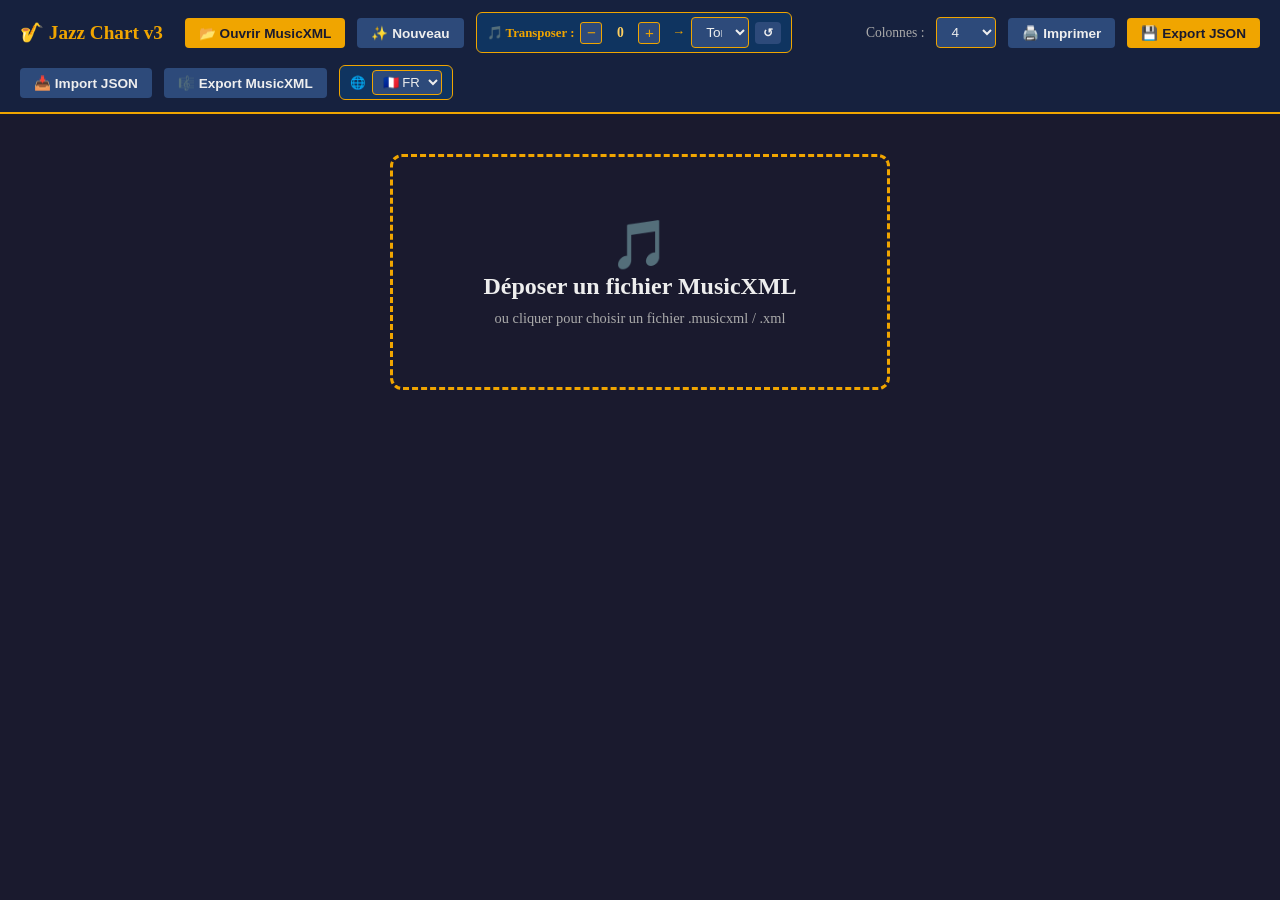
<file: jazz-chart-v3.html>
<!DOCTYPE html>
<html lang="fr">
<head>
<meta charset="UTF-8">
<meta name="viewport" content="width=device-width, initial-scale=1.0">
<title>Jazz Chart Editor v3</title>
<style>
* { box-sizing: border-box; margin: 0; padding: 0; }
body { font-family: 'Georgia', serif; background: #1a1a2e; color: #eee; min-height: 100vh; }
#toolbar { background:#16213e; padding:12px 20px; display:flex; align-items:center; gap:12px; flex-wrap:wrap; border-bottom:2px solid #f0a500; position:sticky; top:0; z-index:100; }
#toolbar h1 { font-size:1.2rem; color:#f0a500; margin-right:10px; }
.btn { background:#f0a500; color:#1a1a2e; border:none; padding:7px 14px; border-radius:4px; cursor:pointer; font-weight:bold; font-size:0.85rem; transition:background 0.2s; }
.btn:hover { background:#ffc107; }
.btn.secondary { background:#2d4a7a; color:#eee; }
.btn.secondary:hover { background:#3a5f9a; }
.btn.danger { background:#c0392b; color:#fff; }
select, input[type="text"], input[type="number"] { background:#2d4a7a; color:#eee; border:1px solid #f0a500; padding:6px 10px; border-radius:4px; font-size:0.85rem; }
label { font-size:0.85rem; color:#aaa; }

/* Sélecteur de langue — intégré dans la toolbar, en fin de ligne */
#lang-selector { display:flex; align-items:center; gap:6px; background:#0f3460; border:1px solid #f0a500; border-radius:6px; padding:4px 10px; }
#lang-selector label { color:#f0a500; font-size:0.78rem; font-weight:bold; }
#lang-select { width:70px; font-size:0.82rem; padding:3px 6px; }

#transpose-group { display:flex; align-items:center; gap:6px; background:#0f3460; border:1px solid #f0a500; border-radius:6px; padding:4px 10px; }
#transpose-group label { color:#f0a500; font-size:0.8rem; font-weight:bold; }
#transpose-semitones { display:flex; align-items:center; gap:4px; }
#semitone-display { min-width:28px; text-align:center; font-size:0.85rem; color:#ffd060; font-weight:bold; }
.semi-btn { background:#2d4a7a; color:#f0a500; border:1px solid #f0a500; border-radius:3px; width:22px; height:22px; cursor:pointer; font-size:0.95rem; display:flex; align-items:center; justify-content:center; transition:background 0.15s; }
.semi-btn:hover { background:#f0a500; color:#1a1a2e; }
#transpose-key-select { width:58px; }

#dropzone { border:3px dashed #f0a500; border-radius:12px; margin:40px auto; max-width:500px; padding:60px 40px; text-align:center; cursor:pointer; transition:background 0.2s; }
#dropzone:hover, #dropzone.drag-over { background:rgba(240,165,0,0.1); }
#dropzone p { color:#aaa; margin-top:10px; font-size:0.9rem; }
#dropzone .icon { font-size:3rem; }
#file-input { display:none; }
#chart-editor { display:none; padding:20px; }
#chart-header { text-align:center; margin-bottom:20px; }
#chart-title { font-size:2rem; font-weight:bold; color:#f0a500; border:none; background:transparent; text-align:center; width:100%; outline:none; border-bottom:1px dashed #555; }
#chart-meta { display:flex; justify-content:center; gap:20px; margin-top:8px; flex-wrap:wrap; font-size:0.9rem; color:#aaa; }
#chart-meta input { width:120px; text-align:center; }
.section { margin-bottom:30px; background:#16213e; border-radius:8px; overflow:hidden; border:1px solid #2d4a7a; }
.section-header { background:#0f3460; padding:8px 14px; display:flex; align-items:center; gap:8px; flex-wrap:wrap; }
.section-header-top { display:flex; align-items:center; gap:8px; width:100%; }
.section-label { font-weight:bold; color:#f0a500; font-size:0.9rem; border:none; background:none; border-bottom:1px dashed #f0a50055; padding:2px 6px; cursor:pointer; }
.section-annot-row { width:100%; display:flex; align-items:center; gap:8px; padding-top:4px; border-top:1px dashed #1a3060; margin-top:2px; }
.section-annot-input { flex:1; background:transparent; border:none; outline:none; color:#93c5fd; font-size:0.78rem; font-style:italic; font-family:Georgia,serif; }
.section-annot-input::placeholder { color:#2d4a7a; }
.section-annot-badge { font-size:0.65rem; color:#3d6aaa; }
.section-actions { margin-left:auto; display:flex; gap:6px; }
.section-actions button { background:none; border:1px solid #555; color:#aaa; padding:3px 8px; border-radius:3px; cursor:pointer; font-size:0.75rem; }
.section-actions button:hover { border-color:#f0a500; color:#f0a500; }
.section-annot-display { padding:6px 14px 4px; background:#0a2040; font-size:0.78rem; font-style:italic; color:#93c5fd; border-bottom:1px solid #1a3060; display:flex; gap:8px; align-items:flex-start; }
.section-annot-display .annot-icon { color:#3d6aaa; flex-shrink:0; }
.measures-grid { display:grid; padding:12px; gap:6px; }
.measure { background:#1e3a5f; border:1px solid #2d5a8a; border-radius:4px; padding:4px; position:relative; transition:border-color 0.2s; display:flex; flex-direction:column; }
.measure:hover { border-color:#f0a500; }
.measure-number { font-size:0.6rem; color:#445; user-select:none; align-self:flex-start; padding-left:2px; margin-bottom:1px; }
.barline-repeat-start { border-left:4px double #f0a500; }
.barline-repeat-end   { border-right:4px double #f0a500; }
.beats-row { display:flex; gap:2px; }
.chord-slot { flex:1; display:flex; flex-direction:column; border:1px solid transparent; border-radius:4px; transition:border-color 0.15s; cursor:pointer; min-width:0; }
.chord-slot:hover { border-color:#f0a50088; background:rgba(240,165,0,0.06); }
.chord-slot:hover .chord-edit-hint { opacity:1; }
.chord-header { text-align:center; padding:6px 2px 2px; }
.chord-symbol { font-size:1.05rem; font-weight:bold; color:#eee; line-height:1.2; }
.chord-duration { font-size:0.6rem; color:#88a; }
.chord-edit-hint { font-size:0.55rem; color:#f0a500; opacity:0; transition:opacity 0.15s; text-align:center; }
.chord-theory { border-top:1px dashed #2a3a5a; padding-top:2px; margin-top:2px; display:flex; flex-direction:column; gap:2px; }
.theory-row { display:flex; align-items:baseline; gap:3px; font-size:0.6rem; line-height:1.3; padding:0 2px; }
.theory-row-label { color:#7a6aaa; font-size:0.55rem; font-weight:bold; text-transform:uppercase; min-width:16px; flex-shrink:0; }
.theory-row-value { font-family:'Courier New',monospace; word-break:break-word; }
.mode-val  { color:#c4b5fd; font-style:italic; }
.arp-val   { color:#7dd3fc; }
.tens-val  { color:#86efac; }
.chord-free-annot { font-size:0.62rem; font-style:italic; padding:1px 3px; border-top:1px dashed #3d2a6a; word-break:break-word; line-height:1.3; }
.chord-annot-icon { font-size:0.58rem; text-align:center; opacity:0; color:#a78bfa; transition:opacity 0.15s; }
.chord-slot:hover .chord-annot-icon { opacity:0.8; }
.chord-slot.has-annot .chord-annot-icon { opacity:0.6; }
.chord-del-btn { position:absolute; top:2px; right:2px; background:none; border:none; color:#c0392b; font-size:0.6rem; cursor:pointer; opacity:0; transition:opacity 0.2s; }
.measure:hover .chord-del-btn { opacity:1; }
.add-chord-btn { align-self:stretch; display:flex; align-items:center; justify-content:center; min-width:22px; background:none; border:1px dashed #2d5a8a; border-radius:4px; color:#2d5a8a; cursor:pointer; font-size:1rem; transition:all 0.15s; flex-shrink:0; }
.add-chord-btn:hover { border-color:#f0a500; color:#f0a500; }
.add-measure-btn,.add-section-btn { border:2px dashed #2d5a8a; background:none; color:#2d5a8a; border-radius:4px; min-height:60px; cursor:pointer; font-size:1.4rem; display:flex; align-items:center; justify-content:center; transition:all 0.2s; }
.add-measure-btn:hover,.add-section-btn:hover { border-color:#f0a500; color:#f0a500; }
.add-section-btn { min-height:44px; width:100%; margin:8px 0; font-size:1rem; }
.cols-select { width:60px; }
.overlay { display:none; position:fixed; top:0;left:0;right:0;bottom:0; background:rgba(0,0,0,0.7); z-index:200; align-items:center; justify-content:center; }
.overlay.active { display:flex; }
.modal-box { background:#16213e; border-radius:10px; padding:22px; max-width:95vw; max-height:92vh; overflow-y:auto; }
#modal { border:2px solid #f0a500; width:480px; }
#modal h3 { color:#f0a500; margin-bottom:14px; }
.modal-row { display:flex; gap:8px; align-items:center; margin-bottom:8px; flex-wrap:wrap; }
.modal-row label { min-width:100px; font-size:0.85rem; color:#aaa; }
.chord-btn-grid { display:grid; grid-template-columns:repeat(6,1fr); gap:4px; margin:8px 0; }
.chord-btn { padding:5px; background:#2d4a7a; border:1px solid #3d6a9a; color:#eee; border-radius:3px; cursor:pointer; font-size:0.75rem; text-align:center; transition:background 0.15s; }
.chord-btn:hover,.chord-btn.active { background:#f0a500; color:#1a1a2e; }
.modal-footer { display:flex; gap:8px; justify-content:flex-end; margin-top:14px; }
#annot-modal-box { border:2px solid #a78bfa; width:580px; }
#annot-modal-box h3 { color:#a78bfa; margin-bottom:12px; font-size:1rem; }
.annot-block { background:#12102a; border:1px solid #2d1a5a; border-radius:8px; padding:12px; margin-bottom:10px; }
.annot-block-header { display:flex; align-items:center; justify-content:space-between; margin-bottom:8px; }
.annot-block-title { font-size:0.72rem; color:#a78bfa; text-transform:uppercase; letter-spacing:1px; font-weight:bold; }
.toggle-btn { padding:4px 12px; border-radius:20px; border:1px solid #3d2a6a; background:#1a1a2e; color:#aaa; cursor:pointer; font-size:0.75rem; transition:all 0.15s; user-select:none; }
.toggle-btn.on { background:#2d1a5a; border-color:#a78bfa; color:#c4b5fd; }
.mode-grid { display:grid; grid-template-columns:1fr 1fr; gap:6px; }
.mode-card { background:#1e2a4a; border:1px solid #2d4a7a; border-radius:6px; padding:8px 10px; cursor:pointer; transition:all 0.15s; }
.mode-card:hover { border-color:#a78bfa; }
.mode-card.selected { border-color:#a78bfa; background:#2a1a5a; }
.mode-name { font-weight:bold; color:#c4b5fd; font-size:0.82rem; }
.mode-notes { font-size:0.7rem; color:#7dd3fc; font-family:'Courier New',monospace; margin-top:2px; }
.mode-desc { font-size:0.68rem; color:#666; margin-top:1px; font-style:italic; }
.mode-selected-badge { font-size:0.62rem; color:#a78bfa; background:#1a1a2e; border-radius:10px; padding:1px 6px; border:1px solid #a78bfa; }
.arp-root-row { display:flex; flex-wrap:wrap; gap:6px; margin-bottom:8px; }
.arp-pill { background:#1e3a5f; border:1px solid #3d6aaa; border-radius:10px; padding:3px 10px; font-size:0.8rem; color:#eee; }
.arp-pill.root { background:#f0a500; color:#1a1a2e; font-weight:bold; border-color:#f0a500; }
.inv-list { display:flex; flex-direction:column; gap:5px; }
.inv-card { display:flex; align-items:center; gap:10px; background:#1a2a3a; border:1px solid #2d4a7a; border-radius:6px; padding:6px 10px; cursor:pointer; transition:all 0.15s; }
.inv-card:hover { border-color:#7dd3fc; }
.inv-card.selected { border-color:#7dd3fc; background:#1a2a4a; }
.inv-label { font-size:0.7rem; color:#556; min-width:140px; }
.inv-notes { font-family:'Courier New',monospace; font-size:0.82rem; color:#7dd3fc; }
.inv-intervals { font-size:0.65rem; color:#556; margin-left:auto; }
.inv-selected-badge { font-size:0.62rem; color:#7dd3fc; background:#1a1a2e; border-radius:10px; padding:1px 6px; border:1px solid #7dd3fc; margin-left:auto; }
.tens-pills { display:flex; flex-wrap:wrap; gap:6px; }
.tens-pill { background:#1e3a5f; border:1px solid #3d6aaa; border-radius:10px; padding:3px 10px; font-size:0.8rem; color:#eee; cursor:pointer; transition:all 0.15s; }
.tens-pill.available { border-color:#4aaa6a; color:#86efac; }
.tens-pill.available.selected { background:#1e4a2e; }
.tens-pill.avoid { border-color:#aa4a4a; color:#fca5a5; text-decoration:line-through; cursor:default; }
#annot-text { width:100%; min-height:52px; background:#1e1630; border:1px solid #a78bfa; color:#eee; padding:8px; border-radius:6px; font-size:0.9rem; font-family:Georgia,serif; resize:vertical; }
#annot-color-row { display:flex; gap:8px; align-items:center; margin-top:8px; flex-wrap:wrap; }
.color-swatch { width:20px; height:20px; border-radius:50%; cursor:pointer; border:2px solid transparent; }
.color-swatch.active { border-color:#fff; }
#annot-style-row { display:flex; gap:10px; align-items:center; margin-top:6px; font-size:0.8rem; color:#aaa; }
#annot-style-row label { display:flex; align-items:center; gap:4px; cursor:pointer; }
#print-contrast-bar { display:none; position:fixed; bottom:0;left:0;right:0; z-index:150; background:#16213e; border-top:2px solid #f0a500; padding:8px 20px; align-items:center; gap:16px; flex-wrap:wrap; }
#print-contrast-bar span { font-size:0.82rem; color:#aaa; }
#contrast-slider { width:160px; accent-color:#f0a500; }
#contrast-preview { font-size:0.75rem; color:#f0a500; }
@media print {
  body { background:white; }
  #toolbar,#print-contrast-bar,.section-actions,.add-measure-btn,.add-section-btn,.chord-annot-icon,.chord-edit-hint,.chord-del-btn,.add-chord-btn { display:none !important; }
  .section { border:2px solid #000; background:white; page-break-inside:avoid; margin-bottom:14px; }
  .section-header { background:#ddd; }
  .section-label { color:#000; }
  .measure { background:white; border:1.5px solid #333; }
  .chord-symbol { color:#000!important; font-size:1.1rem; }
  .barline-repeat-start { border-left-color:#000; }
  .barline-repeat-end   { border-right-color:#000; }
}
</style>
</head>
<body>

<div id="toolbar">
  <h1>🎷 Jazz Chart v3</h1>
  <input type="file" id="file-input" accept=".musicxml,.xml">
  <button class="btn" id="btn-open" onclick="document.getElementById('file-input').click()"></button>
  <button class="btn secondary" id="btn-new" onclick="newChart()"></button>
  <div id="transpose-group">
    <label id="lbl-transpose"></label>
    <div id="transpose-semitones">
      <button class="semi-btn" onclick="transposeBySemitone(-1)">−</button>
      <span id="semitone-display">0</span>
      <button class="semi-btn" onclick="transposeBySemitone(+1)">+</button>
    </div>
    <label style="margin-left:6px;">→</label>
    <select id="transpose-key-select" onchange="transposeToKey(this.value)">
      <option value=""></option>
    </select>
    <button class="btn secondary" onclick="resetTranspose()" style="padding:4px 8px;font-size:0.75rem;">↺</button>
  </div>
  <span style="flex:1"></span>
  <label id="lbl-cols"></label>
  <select class="cols-select" id="global-cols" onchange="render()">
    <option value="4" selected>4</option><option value="3">3</option>
    <option value="2">2</option><option value="1">1</option>
  </select>
  <button class="btn secondary" id="btn-print" onclick="openPrintPanel()"></button>
  <button class="btn" id="btn-export-json" onclick="exportJSON()"></button>
  <input type="file" id="import-json" accept=".json" style="display:none">
  <button class="btn secondary" id="btn-import-json" onclick="document.getElementById('import-json').click()"></button>
  <button class="btn secondary" id="btn-export-xml" onclick="exportMusicXML()"></button>
  <!-- Sélecteur de langue intégré à la fin de la toolbar -->
  <div id="lang-selector">
    <label>🌐</label>
    <select id="lang-select" onchange="setLang(this.value)">
      <option value="fr">🇫🇷 FR</option>
      <option value="es">🇪🇸 ES</option>
      <option value="it">🇮🇹 IT</option>
      <option value="en">🇬🇧 EN</option>
    </select>
  </div>
</div>

<div id="dropzone" onclick="document.getElementById('file-input').click()">
  <div class="icon">🎵</div>
  <h2 id="dz-title"></h2>
  <p id="dz-sub"></p>
</div>

<div id="chart-editor">
  <div id="chart-header">
    <input id="chart-title" type="text" value="Mon Thème Jazz">
    <div id="chart-meta">
      <span id="meta-key-label"></span><input type="text" id="meta-key" value="C" style="width:60px">
      <span id="meta-tempo-label"></span><input type="number" id="meta-tempo" value="120" style="width:70px"><span id="meta-bpm-label"></span>
      <span id="meta-time-label"></span><input type="text" id="meta-time" value="4/4" style="width:60px">
      <span id="meta-style-label"></span><input type="text" id="meta-style" value="Swing" style="width:100px">
    </div>
  </div>
  <div id="sections-container"></div>
  <button class="add-section-btn" id="btn-add-section" onclick="addSection()"></button>
</div>

<!-- Modale édition accord -->
<div id="modal-overlay" class="overlay">
  <div id="modal" class="modal-box">
    <h3 id="modal-title"></h3>
    <div style="margin-bottom:12px;"><label id="lbl-root" style="color:#f0a500;font-size:0.8rem;"></label><div class="chord-btn-grid" id="root-btns"></div></div>
    <div style="margin-bottom:12px;"><label id="lbl-quality" style="color:#f0a500;font-size:0.8rem;"></label><div class="chord-btn-grid" id="quality-btns"></div></div>
    <div style="margin-bottom:12px;"><label id="lbl-ext" style="color:#f0a500;font-size:0.8rem;"></label><div class="chord-btn-grid" id="ext-btns"></div></div>
    <div class="modal-row"><label id="lbl-bass"></label><input type="text" id="bass-input" style="width:70px"><button class="chord-btn" id="btn-clear-bass" onclick="document.getElementById('bass-input').value=''"></button></div>
    <div class="modal-row"><label id="lbl-free-chord"></label><input type="text" id="free-chord" style="flex:1"></div>
    <div class="modal-row"><label id="lbl-beats"></label><input type="number" id="chord-beats" min="1" max="8" value="4" style="width:70px"></div>
    <div class="modal-footer">
      <button class="btn danger" id="btn-delete-chord" onclick="deleteChord()"></button>
      <button class="btn secondary" id="btn-cancel-chord" onclick="closeModal()"></button>
      <button class="btn" id="btn-apply-chord" onclick="applyChord()"></button>
    </div>
  </div>
</div>

<!-- Modale annotation -->
<div id="annot-overlay" class="overlay">
  <div id="annot-modal-box" class="modal-box">
    <h3>✏️ <span id="annot-modal-title-label"></span> — <span id="annot-chord-name" style="color:#f0a500"></span></h3>
    <div class="annot-block">
      <div class="annot-block-header"><span class="annot-block-title" id="annot-mode-title"></span><div class="toggle-btn" id="toggle-mode" onclick="toggleSection('mode')"></div></div>
      <div style="font-size:0.72rem;color:#666;margin-bottom:8px;" id="annot-mode-hint"></div>
      <div class="mode-grid" id="modal-modes-list"></div>
    </div>
    <div class="annot-block">
      <div class="annot-block-header"><span class="annot-block-title" id="annot-arp-title"></span><div class="toggle-btn" id="toggle-arp" onclick="toggleSection('arp')"></div></div>
      <div style="font-size:0.72rem;color:#666;margin-bottom:6px;" id="annot-arp-hint"></div>
      <div class="arp-root-row" id="modal-arp-root"></div>
      <div style="font-size:0.72rem;color:#666;margin:8px 0 6px;" id="annot-inv-hint"></div>
      <div class="inv-list" id="modal-inv-list"></div>
    </div>
    <div class="annot-block">
      <div class="annot-block-header"><span class="annot-block-title" id="annot-tens-title"></span><div class="toggle-btn" id="toggle-tens" onclick="toggleSection('tens')"></div></div>
      <div style="font-size:0.72rem;color:#666;margin-bottom:6px;" id="annot-tens-hint"></div>
      <div class="tens-pills" id="modal-tens-pills"></div>
      <div id="modal-avoid-wrap" style="margin-top:8px;display:none">
        <div style="font-size:0.65rem;color:#666;margin-bottom:4px;" id="annot-avoid-hint"></div>
        <div class="tens-pills" id="modal-avoid-pills"></div>
      </div>
    </div>
    <div class="annot-block">
      <div class="annot-block-header"><span class="annot-block-title" id="annot-free-title"></span><div class="toggle-btn" id="toggle-free" onclick="toggleSection('free')"></div></div>
      <textarea id="annot-text"></textarea>
      <div id="annot-color-row">
        <span style="font-size:0.75rem;color:#aaa;margin-right:4px;" id="annot-color-label"></span>
        <div class="color-swatch active" data-color="#c4b5fd" style="background:#c4b5fd" onclick="selectAnnotColor(this)"></div>
        <div class="color-swatch" data-color="#86efac" style="background:#86efac" onclick="selectAnnotColor(this)"></div>
        <div class="color-swatch" data-color="#fca5a5" style="background:#fca5a5" onclick="selectAnnotColor(this)"></div>
        <div class="color-swatch" data-color="#fcd34d" style="background:#fcd34d" onclick="selectAnnotColor(this)"></div>
        <div class="color-swatch" data-color="#7dd3fc" style="background:#7dd3fc" onclick="selectAnnotColor(this)"></div>
        <div class="color-swatch" data-color="#f0a500" style="background:#f0a500" onclick="selectAnnotColor(this)"></div>
      </div>
      <div id="annot-style-row">
        <label><input type="checkbox" id="annot-bold"> <span id="lbl-bold"></span></label>
        <label><input type="checkbox" id="annot-italic" checked> <span id="lbl-italic"></span></label>
      </div>
    </div>
    <div id="annot-footer">
      <button class="btn danger" id="btn-clear-annot" onclick="clearAnnotation()"></button>
      <button class="btn secondary" id="btn-cancel-annot" onclick="closeAnnotModal()"></button>
      <button class="btn" id="btn-apply-annot" onclick="applyAnnotation()"></button>
    </div>
  </div>
</div>

<!-- Modale label section -->
<div id="label-overlay" class="overlay">
  <div class="modal-box" style="border:2px solid #f0a500;width:380px;">
    <h3 id="label-modal-title" style="color:#f0a500;margin-bottom:14px;font-size:1rem;"></h3>
    <div style="margin-bottom:12px;"><div style="font-size:0.75rem;color:#888;margin-bottom:6px;" id="lbl-letter"></div><div style="display:flex;flex-wrap:wrap;gap:6px;" id="letter-btns"></div></div>
    <div style="margin-bottom:14px;"><div style="font-size:0.75rem;color:#888;margin-bottom:6px;" id="lbl-suffix"></div><div style="display:flex;flex-wrap:wrap;gap:6px;" id="suffix-btns"></div></div>
    <div style="font-size:0.85rem;color:#aaa;margin-bottom:14px;"><span id="lbl-preview-label"></span> <span id="label-preview" style="color:#f0a500;font-weight:bold;font-size:1.1rem;margin-left:8px;"></span></div>
    <div style="display:flex;gap:8px;justify-content:flex-end;">
      <button class="btn secondary" id="btn-cancel-label" onclick="closeLabelModal()"></button>
      <button class="btn" id="btn-apply-label" onclick="applyLabel()"></button>
    </div>
  </div>
</div>

<!-- Barre d'impression -->
<div id="print-contrast-bar">
  <span id="lbl-print-theme"></span>
  <div style="display:flex;gap:6px;align-items:center;">
    <button class="toggle-btn on" id="theme-light-btn" onclick="setPrintTheme('light')"></button>
    <button class="toggle-btn" id="theme-dark-btn" onclick="setPrintTheme('dark')"></button>
  </div>
  <span style="margin-left:8px;" id="lbl-contrast"></span>
  <input type="range" id="contrast-slider" min="1" max="5" value="3" oninput="updateContrastPreview()">
  <span id="contrast-preview"></span>
  <span style="margin-left:8px;" id="lbl-section-colors"></span>
  <div style="display:flex;gap:4px;align-items:center;" id="section-color-preview"></div>
  <button class="btn" id="btn-do-print" onclick="doPrint()" style="padding:5px 14px;"></button>
  <button class="btn secondary" onclick="closePrintPanel()" style="padding:5px 10px;">✕</button>
</div>

<script>
const LANGS = {
  fr: {
    btnOpen:'📂 Ouvrir MusicXML',btnNew:'✨ Nouveau',lblTranspose:'🎵 Transposer :',keyPlaceholder:'Tonalité…',lblCols:'Colonnes :',btnPrint:'🖨️ Imprimer',btnExportJSON:'💾 Export JSON',btnImportJSON:'📥 Import JSON',btnExportXML:'🎼 Export MusicXML',
    dzTitle:'Déposer un fichier MusicXML',dzSub:'ou cliquer pour choisir un fichier .musicxml / .xml',
    metaKey:'Tonalité :',metaTempo:'Tempo :',metaBPM:'BPM',metaTime:'Mesure :',metaStyle:'Style :',
    btnAddSection:'+ Ajouter une section',secAddMeasure:'+ Mesure',secDuplicate:'⧉ Dupliquer',secDelete:'✕ Supprimer',secAnnotPlaceholder:'Annotation de section…',
    modalAddChord:'Ajouter un accord',modalEditChord:"Éditer l'accord",lblRoot:'FONDAMENTALE',lblQuality:'QUALITÉ',lblExt:'TENSIONS / OPTIONS',lblBass:'Basse (slash) :',btnClearBass:'Effacer',lblFreeChord:'Accord libre :',freePlaceholder:'ex: Cmaj7#11',basePlaceholder:'ex: G',lblBeats:'Durée (temps) :',btnDeleteChord:'🗑 Supprimer',btnCancel:'Annuler',btnApply:'✓ Appliquer',
    annotTitle:'Annotation',annotShowInBar:'Afficher dans la mesure',annotModeTitle:'🎼 Mode',annotModeHint:'Modes compatibles :',annotArpTitle:'🎹 Arpège 4 sons',annotArpHint:'Notes de base :',annotInvHint:'Renversements :',annotTensTitle:'⚡ Tensions',annotTensHint:'Cliquer pour sélectionner :',annotAvoidHint:'À éviter :',annotFreeTitle:'📝 Note libre',annotFreePH:'Indication de jeu, doigtés, remarques...',annotColorLbl:'Couleur :',lblBold:'Gras',lblItalic:'Italique',btnClearAnnot:'🗑 Tout effacer',annotNone:'Aucune',annotUnknown:'Accord non reconnu.',
    labelModalTitle:'✏️ Lettre de section',lblLetter:'Lettre principale :',lblSuffixLabel:'Suffixe :',lblPreview:'Aperçu :',
    invLabels:['Pos. fondamentale','1er renversement','2ème renversement','3ème renversement'],
    suffixLabels:["(aucun)","' (bis)","'' (ter)",'1','2'],
    lblPrintTheme:'🖨️ Thème :',themeLight:'☀️ Clair',themeDark:'🌙 Sombre',lblContrast:'Contraste :',lblSectionColors:'Couleurs sections :',btnDoPrint:'Imprimer',contrastLabels:['Léger','Standard','Soutenu','Fort','Maximum'],
    alertLastSection:'Impossible de supprimer la dernière section.',alertBadJSON:'JSON invalide.',alertBadXML:'Erreur MusicXML.',
    defaultTitle:'Mon Thème Jazz',editHint:'clic: éditer',tipDeleteMeasure:'Supprimer mesure',tipDupMeasure:'Dupliquer mesure',tipAddChord:'Ajouter un accord',sectionDefault:'Section',
  },
  es: {
    btnOpen:'📂 Abrir MusicXML',btnNew:'✨ Nuevo',lblTranspose:'🎵 Transponer :',keyPlaceholder:'Tonalidad…',lblCols:'Columnas :',btnPrint:'🖨️ Imprimir',btnExportJSON:'💾 Exportar JSON',btnImportJSON:'📥 Importar JSON',btnExportXML:'🎼 Exportar MusicXML',
    dzTitle:'Arrastra un archivo MusicXML',dzSub:'o haz clic para elegir un archivo .musicxml / .xml',
    metaKey:'Tonalidad :',metaTempo:'Tempo :',metaBPM:'BPM',metaTime:'Compás :',metaStyle:'Estilo :',
    btnAddSection:'+ Agregar sección',secAddMeasure:'+ Compás',secDuplicate:'⧉ Duplicar',secDelete:'✕ Eliminar',secAnnotPlaceholder:'Anotación de sección…',
    modalAddChord:'Agregar acorde',modalEditChord:'Editar acorde',lblRoot:'FUNDAMENTAL',lblQuality:'CALIDAD',lblExt:'TENSIONES / OPCIONES',lblBass:'Bajo (slash) :',btnClearBass:'Borrar',lblFreeChord:'Acorde libre :',freePlaceholder:'ej: Cmaj7#11',basePlaceholder:'ej: G',lblBeats:'Duración (tiempos) :',btnDeleteChord:'🗑 Eliminar',btnCancel:'Cancelar',btnApply:'✓ Aplicar',
    annotTitle:'Anotación',annotShowInBar:'Mostrar en el compás',annotModeTitle:'🎼 Modo',annotModeHint:'Modos compatibles :',annotArpTitle:'🎹 Arpegio 4 notas',annotArpHint:'Notas base :',annotInvHint:'Inversiones :',annotTensTitle:'⚡ Tensiones',annotTensHint:'Clic para seleccionar :',annotAvoidHint:'A evitar :',annotFreeTitle:'📝 Nota libre',annotFreePH:'Indicación de ejecución, digitación, observaciones...',annotColorLbl:'Color :',lblBold:'Negrita',lblItalic:'Cursiva',btnClearAnnot:'🗑 Borrar todo',annotNone:'Ninguna',annotUnknown:'Acorde no reconocido.',
    labelModalTitle:'✏️ Letra de sección',lblLetter:'Letra principal :',lblSuffixLabel:'Sufijo :',lblPreview:'Vista previa :',
    invLabels:['Pos. fundamental','1ª inversión','2ª inversión','3ª inversión'],
    suffixLabels:['(ninguno)',"' (bis)","'' (ter)",'1','2'],
    lblPrintTheme:'🖨️ Tema :',themeLight:'☀️ Claro',themeDark:'🌙 Oscuro',lblContrast:'Contraste :',lblSectionColors:'Colores secciones :',btnDoPrint:'Imprimir',contrastLabels:['Suave','Estándar','Medio','Fuerte','Máximo'],
    alertLastSection:'No se puede eliminar la última sección.',alertBadJSON:'JSON inválido.',alertBadXML:'Error MusicXML.',
    defaultTitle:'Mi Tema Jazz',editHint:'clic: editar',tipDeleteMeasure:'Eliminar compás',tipDupMeasure:'Duplicar compás',tipAddChord:'Agregar acorde',sectionDefault:'Sección',
  },
  it: {
    btnOpen:'📂 Apri MusicXML',btnNew:'✨ Nuovo',lblTranspose:'🎵 Trasponi :',keyPlaceholder:'Tonalità…',lblCols:'Colonne :',btnPrint:'🖨️ Stampa',btnExportJSON:'💾 Esporta JSON',btnImportJSON:'📥 Importa JSON',btnExportXML:'🎼 Esporta MusicXML',
    dzTitle:'Trascina un file MusicXML',dzSub:'o clicca per scegliere un file .musicxml / .xml',
    metaKey:'Tonalità :',metaTempo:'Tempo :',metaBPM:'BPM',metaTime:'Misura :',metaStyle:'Stile :',
    btnAddSection:'+ Aggiungi sezione',secAddMeasure:'+ Misura',secDuplicate:'⧉ Duplica',secDelete:'✕ Elimina',secAnnotPlaceholder:'Annotazione di sezione…',
    modalAddChord:'Aggiungi accordo',modalEditChord:'Modifica accordo',lblRoot:'FONDAMENTALE',lblQuality:'QUALITÀ',lblExt:'TENSIONI / OPZIONI',lblBass:'Basso (slash) :',btnClearBass:'Cancella',lblFreeChord:'Accordo libero :',freePlaceholder:'es: Cmaj7#11',basePlaceholder:'es: G',lblBeats:'Durata (tempi) :',btnDeleteChord:'🗑 Elimina',btnCancel:'Annulla',btnApply:'✓ Applica',
    annotTitle:'Annotazione',annotShowInBar:'Mostra nella misura',annotModeTitle:'🎼 Modo',annotModeHint:'Modi compatibili :',annotArpTitle:'🎹 Arpeggio 4 suoni',annotArpHint:'Note di base :',annotInvHint:'Rivolti :',annotTensTitle:'⚡ Tensioni',annotTensHint:'Clicca per selezionare :',annotAvoidHint:'Da evitare :',annotFreeTitle:'📝 Nota libera',annotFreePH:'Indicazioni di esecuzione, diteggiatura, osservazioni...',annotColorLbl:'Colore :',lblBold:'Grassetto',lblItalic:'Corsivo',btnClearAnnot:'🗑 Cancella tutto',annotNone:'Nessuna',annotUnknown:'Accordo non riconosciuto.',
    labelModalTitle:'✏️ Lettera di sezione',lblLetter:'Lettera principale :',lblSuffixLabel:'Suffisso :',lblPreview:'Anteprima :',
    invLabels:['Pos. fondamentale','1° rivolto','2° rivolto','3° rivolto'],
    suffixLabels:['(nessuno)',"' (bis)","'' (ter)",'1','2'],
    lblPrintTheme:'🖨️ Tema :',themeLight:'☀️ Chiaro',themeDark:'🌙 Scuro',lblContrast:'Contrasto :',lblSectionColors:'Colori sezioni :',btnDoPrint:'Stampa',contrastLabels:['Leggero','Standard','Sostenuto','Forte','Massimo'],
    alertLastSection:"Impossibile eliminare l'ultima sezione.",alertBadJSON:'JSON non valido.',alertBadXML:'Errore MusicXML.',
    defaultTitle:'Il Mio Tema Jazz',editHint:'clic: modifica',tipDeleteMeasure:'Elimina misura',tipDupMeasure:'Duplica misura',tipAddChord:'Aggiungi accordo',sectionDefault:'Sezione',
  },
  en: {
    btnOpen:'📂 Open MusicXML',btnNew:'✨ New',lblTranspose:'🎵 Transpose :',keyPlaceholder:'Key…',lblCols:'Columns :',btnPrint:'🖨️ Print',btnExportJSON:'💾 Export JSON',btnImportJSON:'📥 Import JSON',btnExportXML:'🎼 Export MusicXML',
    dzTitle:'Drop a MusicXML file here',dzSub:'or click to choose a .musicxml / .xml file',
    metaKey:'Key :',metaTempo:'Tempo :',metaBPM:'BPM',metaTime:'Time :',metaStyle:'Style :',
    btnAddSection:'+ Add section',secAddMeasure:'+ Measure',secDuplicate:'⧉ Duplicate',secDelete:'✕ Delete',secAnnotPlaceholder:'Section annotation…',
    modalAddChord:'Add chord',modalEditChord:'Edit chord',lblRoot:'ROOT',lblQuality:'QUALITY',lblExt:'TENSIONS / OPTIONS',lblBass:'Bass (slash) :',btnClearBass:'Clear',lblFreeChord:'Free chord :',freePlaceholder:'e.g. Cmaj7#11',basePlaceholder:'e.g. G',lblBeats:'Duration (beats) :',btnDeleteChord:'🗑 Delete',btnCancel:'Cancel',btnApply:'✓ Apply',
    annotTitle:'Annotation',annotShowInBar:'Show in measure',annotModeTitle:'🎼 Mode',annotModeHint:'Compatible modes :',annotArpTitle:'🎹 4-note arpeggio',annotArpHint:'Base notes :',annotInvHint:'Inversions :',annotTensTitle:'⚡ Tensions',annotTensHint:'Click to select :',annotAvoidHint:'Avoid :',annotFreeTitle:'📝 Free note',annotFreePH:'Performance notes, fingerings, remarks...',annotColorLbl:'Color :',lblBold:'Bold',lblItalic:'Italic',btnClearAnnot:'🗑 Clear all',annotNone:'None',annotUnknown:'Chord not recognized.',
    labelModalTitle:'✏️ Section label',lblLetter:'Main letter :',lblSuffixLabel:'Suffix :',lblPreview:'Preview :',
    invLabels:['Root position','1st inversion','2nd inversion','3rd inversion'],
    suffixLabels:['(none)',"' (bis)","'' (ter)",'1','2'],
    lblPrintTheme:'🖨️ Theme :',themeLight:'☀️ Light',themeDark:'🌙 Dark',lblContrast:'Contrast :',lblSectionColors:'Section colors :',btnDoPrint:'Print',contrastLabels:['Light','Standard','Medium','Strong','Maximum'],
    alertLastSection:'Cannot delete the last section.',alertBadJSON:'Invalid JSON.',alertBadXML:'MusicXML error.',
    defaultTitle:'My Jazz Theme',editHint:'click: edit',tipDeleteMeasure:'Delete measure',tipDupMeasure:'Duplicate measure',tipAddChord:'Add chord',sectionDefault:'Section',
  }
};

let currentLang='fr';
function t(k){return LANGS[currentLang][k]||LANGS['fr'][k]||k;}

function applyTranslations(){
  document.getElementById('btn-open').textContent=t('btnOpen');
  document.getElementById('btn-new').textContent=t('btnNew');
  document.getElementById('lbl-transpose').textContent=t('lblTranspose');
  document.getElementById('lbl-cols').textContent=t('lblCols');
  document.getElementById('btn-print').textContent=t('btnPrint');
  document.getElementById('btn-export-json').textContent=t('btnExportJSON');
  document.getElementById('btn-import-json').textContent=t('btnImportJSON');
  document.getElementById('btn-export-xml').textContent=t('btnExportXML');
  document.getElementById('dz-title').textContent=t('dzTitle');
  document.getElementById('dz-sub').textContent=t('dzSub');
  document.getElementById('meta-key-label').textContent=t('metaKey');
  document.getElementById('meta-tempo-label').textContent=t('metaTempo');
  document.getElementById('meta-bpm-label').textContent=t('metaBPM');
  document.getElementById('meta-time-label').textContent=t('metaTime');
  document.getElementById('meta-style-label').textContent=t('metaStyle');
  document.getElementById('btn-add-section').textContent=t('btnAddSection');
  document.getElementById('lbl-root').textContent=t('lblRoot');
  document.getElementById('lbl-quality').textContent=t('lblQuality');
  document.getElementById('lbl-ext').textContent=t('lblExt');
  document.getElementById('lbl-bass').textContent=t('lblBass');
  document.getElementById('btn-clear-bass').textContent=t('btnClearBass');
  document.getElementById('lbl-free-chord').textContent=t('lblFreeChord');
  document.getElementById('free-chord').placeholder=t('freePlaceholder');
  document.getElementById('bass-input').placeholder=t('basePlaceholder');
  document.getElementById('lbl-beats').textContent=t('lblBeats');
  document.getElementById('btn-delete-chord').textContent=t('btnDeleteChord');
  document.getElementById('btn-cancel-chord').textContent=t('btnCancel');
  document.getElementById('btn-apply-chord').textContent=t('btnApply');
  document.getElementById('annot-modal-title-label').textContent=t('annotTitle');
  document.getElementById('annot-mode-title').textContent=t('annotModeTitle');
  document.getElementById('toggle-mode').textContent=t('annotShowInBar');
  document.getElementById('annot-mode-hint').textContent=t('annotModeHint');
  document.getElementById('annot-arp-title').textContent=t('annotArpTitle');
  document.getElementById('toggle-arp').textContent=t('annotShowInBar');
  document.getElementById('annot-arp-hint').textContent=t('annotArpHint');
  document.getElementById('annot-inv-hint').textContent=t('annotInvHint');
  document.getElementById('annot-tens-title').textContent=t('annotTensTitle');
  document.getElementById('toggle-tens').textContent=t('annotShowInBar');
  document.getElementById('annot-tens-hint').textContent=t('annotTensHint');
  document.getElementById('annot-avoid-hint').textContent=t('annotAvoidHint');
  document.getElementById('annot-free-title').textContent=t('annotFreeTitle');
  document.getElementById('toggle-free').textContent=t('annotShowInBar');
  document.getElementById('annot-text').placeholder=t('annotFreePH');
  document.getElementById('annot-color-label').textContent=t('annotColorLbl');
  document.getElementById('lbl-bold').textContent=t('lblBold');
  document.getElementById('lbl-italic').textContent=t('lblItalic');
  document.getElementById('btn-clear-annot').textContent=t('btnClearAnnot');
  document.getElementById('btn-cancel-annot').textContent=t('btnCancel');
  document.getElementById('btn-apply-annot').textContent=t('btnApply');
  document.getElementById('label-modal-title').textContent=t('labelModalTitle');
  document.getElementById('lbl-letter').textContent=t('lblLetter');
  document.getElementById('lbl-suffix').textContent=t('lblSuffixLabel');
  document.getElementById('lbl-preview-label').textContent=t('lblPreview');
  document.getElementById('btn-cancel-label').textContent=t('btnCancel');
  document.getElementById('btn-apply-label').textContent=t('btnApply');
  document.getElementById('lbl-print-theme').textContent=t('lblPrintTheme');
  document.getElementById('theme-light-btn').textContent=t('themeLight');
  document.getElementById('theme-dark-btn').textContent=t('themeDark');
  document.getElementById('lbl-contrast').textContent=t('lblContrast');
  document.getElementById('lbl-section-colors').textContent=t('lblSectionColors');
  document.getElementById('btn-do-print').textContent=t('btnDoPrint');
  document.getElementById('transpose-key-select').options[0].textContent=t('keyPlaceholder');
  if(document.getElementById('chart-editor').style.display!=='none')render();
}

function setLang(lang){currentLang=lang;document.documentElement.lang=lang;applyTranslations();buildLabelModal();}

/* ============================================================ THEORY ============================================================ */
const CHROMATIC=['C','C#','D','D#','E','F','F#','G','G#','A','A#','B'];
const ENH={'C#':'Db','D#':'Eb','F#':'Gb','G#':'Ab','A#':'Bb','Db':'C#','Eb':'D#','Gb':'F#','Ab':'G#','Bb':'A#'};
const ALL_KEYS=['C','Db','D','Eb','E','F','F#','Gb','G','Ab','A','Bb','B'];
function noteIdx(n){const i=CHROMATIC.indexOf(n);return i!==-1?i:(ENH[n]?CHROMATIC.indexOf(ENH[n]):-1);}
function tr(root,s){const idx=noteIdx(root);if(idx===-1)return'?';const r=CHROMATIC[(idx+s+12)%12];return['F','Bb','Eb','Ab','Db','Gb'].includes(root)&&ENH[r]?ENH[r]:r;}
function trToKey(note,s,destKey){const idx=noteIdx(note);if(idx===-1)return'?';const r=CHROMATIC[(idx+s+12)%12];return['F','Bb','Eb','Ab','Db','Gb','Cb'].includes(destKey)&&ENH[r]?ENH[r]:r;}
function semitoneDiff(a,b){const x=noteIdx(a),y=noteIdx(b);if(x===-1||y===-1)return 0;return(y-x+12)%12;}
function transposeChordSymbol(sym,s,destKey){if(!sym||sym==='%'||sym==='–')return sym;const p=sym.split('/'),main=p[0],bass=p[1]||null;const rm=main.match(/^([A-G][#b]?)(.*)/);if(!rm)return sym;return trToKey(rm[1],s,destKey||tr(rm[1],s))+rm[2]+(bass?'/'+trToKey(bass,s,destKey||tr(bass,s)):'');}
const ARP_DEF={'':    {i:[0,4,7,12],n:['1','3','5','8']},'maj7':{i:[0,4,7,11],n:['1','3','5','7']},'maj9':{i:[0,4,7,11],n:['1','3','5','7']},'maj13':{i:[0,4,7,11],n:['1','3','5','7']},'6':{i:[0,4,7,9],n:['1','3','5','6']},'6/9':{i:[0,4,7,9],n:['1','3','5','6']},'m':{i:[0,3,7,12],n:['1','b3','5','8']},'m6':{i:[0,3,7,9],n:['1','b3','5','6']},'m7':{i:[0,3,7,10],n:['1','b3','5','b7']},'m9':{i:[0,3,7,10],n:['1','b3','5','b7']},'m11':{i:[0,3,7,10],n:['1','b3','5','b7']},'m13':{i:[0,3,7,10],n:['1','b3','5','b7']},'mM7':{i:[0,3,7,11],n:['1','b3','5','7']},'7':{i:[0,4,7,10],n:['1','3','5','b7']},'9':{i:[0,4,7,10],n:['1','3','5','b7']},'11':{i:[0,4,7,10],n:['1','3','5','b7']},'13':{i:[0,4,7,10],n:['1','3','5','b7']},'dim':{i:[0,3,6,12],n:['1','b3','b5','8']},'dim7':{i:[0,3,6,9],n:['1','b3','b5','bb7']},'m7b5':{i:[0,3,6,10],n:['1','b3','b5','b7']},'aug':{i:[0,4,8,12],n:['1','3','#5','8']},'sus2':{i:[0,2,7,12],n:['1','2','5','8']},'sus4':{i:[0,5,7,12],n:['1','4','5','8']},'7sus4':{i:[0,5,7,10],n:['1','4','5','b7']}};
function getInversions(root,quality){const def=ARP_DEF[quality]||ARP_DEF['maj7'];const base=def.i.map(s=>tr(root,s)),baseN=def.n;return t('invLabels').map((label,k)=>({label,notes:[...base.slice(k),...base.slice(0,k)],degrees:[...baseN.slice(k),...baseN.slice(0,k)]}));}
const MODES_DEF={'':    [{name:'Ionien',desc:'1 2 3 4 5 6 7',i:[0,2,4,5,7,9,11]}],'maj7':[{name:'Ionien',desc:'1 2 3 4 5 6 7',i:[0,2,4,5,7,9,11]},{name:'Lydien',desc:'1 2 3 #4 5 6 7',i:[0,2,4,6,7,9,11]}],'maj9':[{name:'Ionien',desc:'1 2 3 4 5 6 7',i:[0,2,4,5,7,9,11]},{name:'Lydien',desc:'1 2 3 #4 5 6 7',i:[0,2,4,6,7,9,11]}],'maj13':[{name:'Ionien',desc:'1 2 3 4 5 6 7',i:[0,2,4,5,7,9,11]},{name:'Lydien',desc:'1 2 3 #4 5 6 7',i:[0,2,4,6,7,9,11]}],'6':[{name:'Ionien',desc:'1 2 3 4 5 6 7',i:[0,2,4,5,7,9,11]}],'6/9':[{name:'Ionien',desc:'1 2 3 4 5 6 7',i:[0,2,4,5,7,9,11]},{name:'Lydien',desc:'1 2 3 #4 5 6 7',i:[0,2,4,6,7,9,11]}],'m':[{name:'Dorien',desc:'1 2 b3 4 5 6 b7',i:[0,2,3,5,7,9,10]},{name:'Éolien',desc:'1 2 b3 4 5 b6 b7',i:[0,2,3,5,7,8,10]},{name:'Phrygien',desc:'1 b2 b3 4 5 b6 b7',i:[0,1,3,5,7,8,10]}],'m6':[{name:'Dorien',desc:'1 2 b3 4 5 6 b7',i:[0,2,3,5,7,9,10]},{name:'Mél. min.',desc:'1 2 b3 4 5 6 7',i:[0,2,3,5,7,9,11]}],'m7':[{name:'Dorien',desc:'1 2 b3 4 5 6 b7',i:[0,2,3,5,7,9,10]},{name:'Éolien',desc:'1 2 b3 4 5 b6 b7',i:[0,2,3,5,7,8,10]},{name:'Phrygien',desc:'1 b2 b3 4 5 b6 b7',i:[0,1,3,5,7,8,10]}],'m9':[{name:'Dorien',desc:'1 2 b3 4 5 6 b7',i:[0,2,3,5,7,9,10]}],'m11':[{name:'Dorien',desc:'1 2 b3 4 5 6 b7',i:[0,2,3,5,7,9,10]}],'m13':[{name:'Dorien',desc:'1 2 b3 4 5 6 b7',i:[0,2,3,5,7,9,10]}],'mM7':[{name:'Mél. min.',desc:'1 2 b3 4 5 6 7',i:[0,2,3,5,7,9,11]}],'7':[{name:'Mixo.',desc:'1 2 3 4 5 6 b7',i:[0,2,4,5,7,9,10]},{name:'Lydien b7',desc:'1 2 3 #4 5 6 b7',i:[0,2,4,6,7,9,10]},{name:'Mixo. b9b13',desc:'1 b2 3 4 5 b6 b7',i:[0,1,4,5,7,8,10]},{name:'Altéré',desc:'1 b2 #2 3 b5 b6 b7',i:[0,1,3,4,6,8,10]}],'9':[{name:'Mixo.',desc:'1 2 3 4 5 6 b7',i:[0,2,4,5,7,9,10]},{name:'Lydien b7',desc:'1 2 3 #4 5 6 b7',i:[0,2,4,6,7,9,10]}],'11':[{name:'Mixo.',desc:'1 2 3 4 5 6 b7',i:[0,2,4,5,7,9,10]}],'13':[{name:'Mixo.',desc:'1 2 3 4 5 6 b7',i:[0,2,4,5,7,9,10]},{name:'Lydien b7',desc:'1 2 3 #4 5 6 b7',i:[0,2,4,6,7,9,10]}],'dim':[{name:'Dim. (T-ST)',desc:'1 2 b3 4 b5 b6 6 7',i:[0,2,3,5,6,8,9,11]}],'dim7':[{name:'Dim. (ST-T)',desc:'1 b2 b3 3 b5 5 6 b7',i:[0,1,3,4,6,7,9,10]}],'m7b5':[{name:'Locrien',desc:'1 b2 b3 4 b5 b6 b7',i:[0,1,3,5,6,8,10]},{name:'Locrien #2',desc:'1 2 b3 4 b5 b6 b7',i:[0,2,3,5,6,8,10]}],'aug':[{name:'Lyd. augm.',desc:'1 2 3 #4 #5 6 7',i:[0,2,4,6,8,9,11]},{name:'Tons entiers',desc:'1 2 3 #4 #5 b7',i:[0,2,4,6,8,10]}],'sus2':[{name:'Mixo.',desc:'1 2 3 4 5 6 b7',i:[0,2,4,5,7,9,10]}],'sus4':[{name:'Mixo.',desc:'1 2 3 4 5 6 b7',i:[0,2,4,5,7,9,10]},{name:'Dorien',desc:'1 2 b3 4 5 6 b7',i:[0,2,3,5,7,9,10]}],'7sus4':[{name:'Mixo.',desc:'1 2 3 4 5 6 b7',i:[0,2,4,5,7,9,10]}]};
const TENSION_IV={'b9':1,'9':2,'#9':3,'11':5,'#11':6,'b13':8,'13':9,'b2':1,'b7':10,'4':5,'b6':8};
const TENS_DEF={'':    {a:['9','13'],av:['b7']},'maj7':{a:['9','#11','13'],av:[]},'maj9':{a:['9','#11','13'],av:[]},'maj13':{a:['9','#11','13'],av:[]},'6':{a:['9','#11'],av:[]},'6/9':{a:['9','#11'],av:[]},'m':{a:['9','11'],av:[]},'m6':{a:['9','11'],av:[]},'m7':{a:['9','11'],av:[]},'m9':{a:['9','11'],av:[]},'m11':{a:['9','11'],av:[]},'m13':{a:['9','11','13'],av:[]},'mM7':{a:['9','11'],av:[]},'7':{a:['b9','9','#9','#11','b13','13'],av:[]},'9':{a:['#11','b13','13'],av:[]},'11':{a:['b9','9','13'],av:[]},'13':{a:['b9','9','#9','#11'],av:[]},'dim':{a:['9','11','b13'],av:[]},'dim7':{a:['9','11','b13'],av:[]},'m7b5':{a:['9','11','b13'],av:[]},'aug':{a:['9','#11'],av:[]},'sus2':{a:['4','b7'],av:[]},'sus4':{a:['9','b7'],av:[]},'7sus4':{a:['b9','9','13'],av:[]}};

/* ============================================================ PARSER ============================================================ */
function parseMusicXML(xmlStr){const doc=new DOMParser().parseFromString(xmlStr,'application/xml');const te=doc.querySelector('work-title,movement-title');const title=te?te.textContent.trim():'Thème';let tempo=120;const se=doc.querySelector('sound[tempo]');if(se)tempo=parseInt(se.getAttribute('tempo'));let ts='4/4';const b=doc.querySelector('beats'),bt=doc.querySelector('beat-type');if(b&&bt)ts=`${b.textContent}/${bt.textContent}`;const bpm=parseInt(ts.split('/')[0])||4;let key='C';const fi=doc.querySelector('fifths');if(fi){const f=parseInt(fi.textContent);const km={0:'C',1:'G',2:'D',3:'A',4:'E',5:'B',6:'F#','-1':'F','-2':'Bb','-3':'Eb','-4':'Ab','-5':'Db','-6':'Gb'};key=km[f]||'C';}const measures=doc.querySelectorAll('measure'),pm=[];measures.forEach((m,idx)=>{const md={number:idx+1,chords:[],repeatStart:false,repeatEnd:false};m.querySelectorAll('barline').forEach(bl=>{const loc=bl.getAttribute('location'),rep=bl.querySelector('repeat');if(rep){if(loc==='left'||rep.getAttribute('direction')==='forward')md.repeatStart=true;if(loc==='right'||rep.getAttribute('direction')==='backward')md.repeatEnd=true;}});m.querySelectorAll('harmony').forEach(h=>{const re=h.querySelector('root-step'),ae=h.querySelector('root-alter'),ke=h.querySelector('kind'),be=h.querySelector('bass-step'),bae=h.querySelector('bass-alter');if(!re)return;let root=re.textContent.trim();if(ae){const a=parseFloat(ae.textContent);if(a===1)root+='#';if(a===-1)root+='b';}let kind=ke?ke.getAttribute('text')||ke.textContent.trim():'';const km={'major':'','minor':'m','dominant':'7','major-seventh':'maj7','minor-seventh':'m7','diminished':'dim','augmented':'aug','half-diminished':'m7b5','diminished-seventh':'dim7','major-ninth':'maj9','dominant-ninth':'9','minor-ninth':'m9','dominant-11th':'11','major-13th':'maj13','dominant-13th':'13','suspended-second':'sus2','suspended-fourth':'sus4','minor-major':'mM7'};if(km[kind]!==undefined)kind=km[kind];let bass='';if(be){bass=be.textContent.trim();if(bae){const a=parseFloat(bae.textContent);if(a===1)bass+='#';if(a===-1)bass+='b';}}md.chords.push({symbol:root+kind+(bass?'/'+bass:''),beats:0,annot:null});});if(md.chords.length>0){const t2=bpm;md.chords.forEach(c=>{c.beats=Math.round(t2/md.chords.length);});const s=md.chords.slice(0,-1).reduce((a,c)=>a+c.beats,0);md.chords[md.chords.length-1].beats=t2-s;}else md.chords.push({symbol:'%',beats:bpm,annot:null});pm.push(md);});const sections=[];let cur={label:'A',annotation:'',measures:[]};measures.forEach((m,idx)=>{const r=m.querySelector('rehearsal');if(r&&idx>0){if(cur.measures.length>0)sections.push(cur);cur={label:r.textContent.trim(),annotation:'',measures:[]};}cur.measures.push(pm[idx]);});if(cur.measures.length>0)sections.push(cur);return{title,key,tempo,timeSig:ts,style:'Swing',sections};}
function parseChordSym(sym){if(!sym||sym==='%'||sym==='–')return null;const c=sym.split('/')[0],rm=c.match(/^([A-G][#b]?)/);return rm?{root:rm[1],quality:c.slice(rm[1].length)}:null;}
function fmtChord(sym){if(!sym||sym==='%')return '–';return sym.replace(/maj7/g,'Δ7').replace(/maj9/g,'Δ9').replace(/maj13/g,'Δ13').replace(/m7b5/g,'ø7').replace(/dim7/g,'°7').replace(/dim/g,'°');}
function escHtml(s){return s.replace(/&/g,'&amp;').replace(/</g,'&lt;').replace(/>/g,'&gt;');}

/* ============================================================ STATE ============================================================ */
let chartData={title:'Mon Thème Jazz',key:'C',tempo:120,timeSig:'4/4',style:'Swing',sections:[]};
let currentSemitoneOffset=0,originalKey='C';
let editTarget=null,annotTarget=null;
let selectedRoot='C',selectedQuality='maj7',selectedExts=[];
let selectedAnnotColor='#c4b5fd';
let aShow={mode:false,arp:false,tens:false,free:false};
let aState={modeIdx:0,invIdx:0,selTens:[]};
let labelTarget=null,selLetter='A',selSuffix='';

/* ============================================================ TRANSPOSE ============================================================ */
function buildTransposeKeySelect(){const sel=document.getElementById('transpose-key-select');while(sel.options.length>1)sel.remove(1);ALL_KEYS.forEach(k=>{const o=document.createElement('option');o.value=k;o.textContent=k;sel.appendChild(o);});}
function snapshotOriginalChords(){chartData.sections.forEach(s=>s.measures.forEach(m=>m.chords.forEach(c=>{if(c._originalSymbol===undefined)c._originalSymbol=c.symbol;})));originalKey=chartData.key;}
function applyTranspositionToChart(semitones){const destKey=ALL_KEYS.find(k=>noteIdx(k)===(noteIdx(originalKey)+semitones+120)%12)||originalKey;chartData.sections.forEach(s=>s.measures.forEach(m=>m.chords.forEach(c=>{if(c._originalSymbol!==undefined)c.symbol=transposeChordSymbol(c._originalSymbol,semitones,destKey);})));chartData.key=destKey;currentSemitoneOffset=((semitones%12)+12)%12;if(currentSemitoneOffset>6)currentSemitoneOffset-=12;document.getElementById('semitone-display').textContent=currentSemitoneOffset>0?'+'+currentSemitoneOffset:currentSemitoneOffset;document.getElementById('meta-key').value=destKey;document.getElementById('transpose-key-select').value=destKey;render();}
function resetTranspose(){chartData.sections.forEach(s=>s.measures.forEach(m=>m.chords.forEach(c=>{if(c._originalSymbol!==undefined){c.symbol=c._originalSymbol;delete c._originalSymbol;}})));chartData.key=originalKey;currentSemitoneOffset=0;document.getElementById('semitone-display').textContent='0';document.getElementById('meta-key').value=originalKey;document.getElementById('transpose-key-select').value='';render();}
function transposeBySemitone(delta){snapshotOriginalChords();applyTranspositionToChart((semitoneDiff(originalKey,chartData.key)+delta+12)%12);}
function transposeToKey(destKeyStr){if(!destKeyStr)return;snapshotOriginalChords();applyTranspositionToChart(semitoneDiff(originalKey,destKeyStr));}

/* ============================================================ RENDER ============================================================ */
function render(){document.getElementById('chart-title').value=chartData.title;document.getElementById('meta-key').value=chartData.key;document.getElementById('meta-tempo').value=chartData.tempo;document.getElementById('meta-time').value=chartData.timeSig;document.getElementById('meta-style').value=chartData.style;const cont=document.getElementById('sections-container');cont.innerHTML='';chartData.sections.forEach((s,si)=>cont.appendChild(renderSection(s,si)));}
function renderSection(section,si){const cols=parseInt(document.getElementById('global-cols').value)||4;const div=document.createElement('div');div.className='section';div.dataset.si=si;const hdr=document.createElement('div');hdr.className='section-header';const topRow=document.createElement('div');topRow.className='section-header-top';const li=document.createElement('button');li.className='section-label';li.textContent=(section.label||'A')+' ✎';li.onclick=()=>openLabelModal(si);const acts=document.createElement('div');acts.className='section-actions';[t('secAddMeasure'),t('secDuplicate'),t('secDelete')].forEach((txt,k)=>{const b=document.createElement('button');b.textContent=txt;b.onclick=[()=>addMeasure(si),()=>duplicateSection(si),()=>deleteSection(si)][k];acts.appendChild(b);});topRow.append(li,acts);const annotRow=document.createElement('div');annotRow.className='section-annot-row';const annotBadge=document.createElement('span');annotBadge.className='section-annot-badge';annotBadge.textContent='✎';const annotInput=document.createElement('input');annotInput.type='text';annotInput.className='section-annot-input';annotInput.value=section.annotation||'';annotInput.placeholder=t('secAnnotPlaceholder');const annotDisplayEl=document.createElement('div');annotInput.addEventListener('change',()=>{chartData.sections[si].annotation=annotInput.value;renderSectionAnnotDisplay(annotInput.value,annotDisplayEl);});annotInput.addEventListener('input',()=>renderSectionAnnotDisplay(annotInput.value,annotDisplayEl));annotRow.append(annotBadge,annotInput);hdr.append(topRow,annotRow);renderSectionAnnotDisplay(section.annotation||'',annotDisplayEl);const grid=document.createElement('div');grid.className='measures-grid';grid.style.gridTemplateColumns=`repeat(${cols},1fr)`;section.measures.forEach((m,mi)=>grid.appendChild(renderMeasure(m,si,mi)));const ab=document.createElement('button');ab.className='add-measure-btn';ab.textContent='+';ab.onclick=()=>addMeasure(si);grid.appendChild(ab);div.append(hdr,annotDisplayEl,grid);return div;}
function renderSectionAnnotDisplay(text,el){if(!text||!text.trim()){el.style.display='none';return;}el.style.display='flex';el.className='section-annot-display';el.innerHTML=`<span class="annot-icon">💬</span><span>${escHtml(text)}</span>`;}
function renderMeasure(measure,si,mi){const div=document.createElement('div');div.className='measure';if(measure.repeatStart)div.classList.add('barline-repeat-start');if(measure.repeatEnd)div.classList.add('barline-repeat-end');const numEl=document.createElement('div');numEl.className='measure-number';numEl.textContent=mi+1;div.appendChild(numEl);const beatsRow=document.createElement('div');beatsRow.className='beats-row';(measure.chords||[]).forEach((chord,ci)=>beatsRow.appendChild(renderChordSlot(chord,si,mi,ci)));const addBtn=document.createElement('button');addBtn.className='add-chord-btn';addBtn.textContent='+';addBtn.title=t('tipAddChord');addBtn.onclick=e=>{e.stopPropagation();openModal(si,mi,-1,null);};beatsRow.appendChild(addBtn);div.appendChild(beatsRow);const delM=document.createElement('button');delM.className='chord-del-btn';delM.textContent='✕';delM.title=t('tipDeleteMeasure');delM.onclick=e=>{e.stopPropagation();deleteMeasure(si,mi);};div.appendChild(delM);const dupM=document.createElement('button');dupM.style.cssText='position:absolute;top:2px;right:18px;background:none;border:none;color:#f0a500;font-size:0.6rem;cursor:pointer;opacity:0;transition:opacity 0.2s;';dupM.textContent='⧉';dupM.title=t('tipDupMeasure');dupM.onclick=e=>{e.stopPropagation();duplicateMeasure(si,mi);};div.appendChild(dupM);div.addEventListener('mouseenter',()=>dupM.style.opacity='1');div.addEventListener('mouseleave',()=>dupM.style.opacity='0');div.addEventListener('contextmenu',e=>{e.preventDefault();openModal(si,mi,-1,null);});return div;}
function renderChordSlot(chord,si,mi,ci){const annot=chord.annot||{},parsed=parseChordSym(chord.symbol);const slot=document.createElement('div');slot.className='chord-slot'+(annot&&(annot.showMode||annot.showArp||annot.showTens||annot.showFree)?' has-annot':'');slot.style.flex=chord.beats||1;const hdr=document.createElement('div');hdr.className='chord-header';hdr.innerHTML=`<div class="chord-symbol">${fmtChord(chord.symbol)}</div><div class="chord-duration">${chord.beats||''}♩</div><div class="chord-edit-hint">${t('editHint')}</div>`;hdr.onclick=e=>{e.stopPropagation();openModal(si,mi,ci,chord);};slot.appendChild(hdr);if(parsed&&(annot.showMode||annot.showArp||annot.showTens)){const td=document.createElement('div');td.className='chord-theory';if(annot.showMode){const modes=MODES_DEF[parsed.quality]||MODES_DEF['maj7'];const idx=Math.min(annot.modeIdx||0,modes.length-1);const row=document.createElement('div');row.className='theory-row';row.innerHTML=`<span class="theory-row-label">Mode</span><span class="theory-row-value mode-val">${modes[idx].name}</span>`;td.appendChild(row);}if(annot.showArp){const invs=getInversions(parsed.root,parsed.quality);const idx=Math.min(annot.invIdx||0,invs.length-1);const lbl=idx===0?'Arp':(['1erR','2eR','3eR'][idx-1]);const row=document.createElement('div');row.className='theory-row';row.innerHTML=`<span class="theory-row-label">${lbl}</span><span class="theory-row-value arp-val">${invs[idx].notes.join('·')}</span>`;td.appendChild(row);}if(annot.showTens&&annot.selTens&&annot.selTens.length){const notes=annot.selTens.map(t2=>tr(parsed.root,TENSION_IV[t2]||0));const row=document.createElement('div');row.className='theory-row';row.innerHTML=`<span class="theory-row-label">T</span><span class="theory-row-value tens-val">${notes.join(' ')}</span>`;td.appendChild(row);}slot.appendChild(td);}if(annot.showFree&&annot.freeText){const fa=document.createElement('div');fa.className='chord-free-annot';fa.textContent=annot.freeText;fa.style.color=annot.freeColor||'#c4b5fd';fa.style.fontWeight=annot.freeBold?'bold':'normal';fa.style.fontStyle=annot.freeItalic?'italic':'normal';slot.appendChild(fa);}const icon=document.createElement('div');icon.className='chord-annot-icon';icon.textContent='✏️';icon.onclick=e=>{e.stopPropagation();openAnnotModal(si,mi,ci,chord);};slot.appendChild(icon);return slot;}

/* ============================================================ MODALS ============================================================ */
const ROOTS=['C','C#','Db','D','D#','Eb','E','F','F#','Gb','G','G#','Ab','A','A#','Bb','B'];
const QUALITIES=[{label:'',value:''},{label:'maj7',value:'maj7'},{label:'maj9',value:'maj9'},{label:'maj13',value:'maj13'},{label:'6',value:'6'},{label:'6/9',value:'6/9'},{label:'m',value:'m'},{label:'m6',value:'m6'},{label:'m7',value:'m7'},{label:'m9',value:'m9'},{label:'m11',value:'m11'},{label:'m13',value:'m13'},{label:'mM7',value:'mM7'},{label:'7',value:'7'},{label:'9',value:'9'},{label:'11',value:'11'},{label:'13',value:'13'},{label:'dim',value:'dim'},{label:'dim7',value:'dim7'},{label:'ø7',value:'m7b5'},{label:'aug',value:'aug'},{label:'sus2',value:'sus2'},{label:'sus4',value:'sus4'},{label:'7sus4',value:'7sus4'}];
const EXTS=['b5','#5','b9','#9','#11','b13','add9','add11','omit3'];
function buildModal(){const rc=document.getElementById('root-btns');rc.innerHTML='';ROOTS.forEach(r=>{const b=document.createElement('button');b.className='chord-btn';b.textContent=r;b.dataset.val=r;b.onclick=()=>{document.querySelectorAll('#root-btns .chord-btn').forEach(x=>x.classList.remove('active'));b.classList.add('active');selectedRoot=r;document.getElementById('free-chord').value='';};rc.appendChild(b);});const qc=document.getElementById('quality-btns');qc.innerHTML='';QUALITIES.forEach(q=>{const b=document.createElement('button');b.className='chord-btn';b.textContent=q.label||'—';b.dataset.val=q.value;b.onclick=()=>{document.querySelectorAll('#quality-btns .chord-btn').forEach(x=>x.classList.remove('active'));b.classList.add('active');selectedQuality=q.value;document.getElementById('free-chord').value='';};qc.appendChild(b);});const ec=document.getElementById('ext-btns');ec.innerHTML='';EXTS.forEach(e=>{const b=document.createElement('button');b.className='chord-btn';b.textContent=e;b.dataset.val=e;b.onclick=()=>{b.classList.toggle('active');if(b.classList.contains('active')){if(!selectedExts.includes(e))selectedExts.push(e);}else selectedExts=selectedExts.filter(x=>x!==e);document.getElementById('free-chord').value='';};ec.appendChild(b);});}
function openModal(si,mi,ci,chord){editTarget={si,mi,ci};selectedExts=[];document.querySelectorAll('#root-btns .chord-btn,#quality-btns .chord-btn,#ext-btns .chord-btn').forEach(b=>b.classList.remove('active'));const bpm=parseInt((chartData.timeSig||'4/4').split('/')[0])||4;if(chord&&chord.symbol&&chord.symbol!=='%'){const rm=chord.symbol.match(/^([A-G][#b]?)/);if(rm){selectedRoot=rm[1];const btn=document.querySelector(`#root-btns .chord-btn[data-val="${selectedRoot}"]`);if(btn)btn.classList.add('active');}document.getElementById('free-chord').value=chord.symbol;document.getElementById('bass-input').value=chord.symbol.includes('/')?chord.symbol.split('/')[1]:'';document.getElementById('chord-beats').value=chord.beats||bpm;}else{document.getElementById('free-chord').value='';document.getElementById('bass-input').value='';document.getElementById('chord-beats').value=bpm;const dr=document.querySelector('#root-btns .chord-btn[data-val="C"]');if(dr)dr.classList.add('active');const dq=document.querySelector('#quality-btns .chord-btn[data-val="maj7"]');if(dq)dq.classList.add('active');selectedRoot='C';selectedQuality='maj7';}document.getElementById('modal-title').textContent=ci===-1?t('modalAddChord'):t('modalEditChord');document.getElementById('modal-overlay').classList.add('active');}
function closeModal(){document.getElementById('modal-overlay').classList.remove('active');editTarget=null;}
function buildChordSymbol(){const free=document.getElementById('free-chord').value.trim();if(free)return free;const bass=document.getElementById('bass-input').value.trim();let sym=selectedRoot+selectedQuality;if(selectedExts.length>0)sym+='('+selectedExts.join(',')+')';if(bass)sym+='/'+bass;return sym;}
function applyChord(){const{si,mi,ci}=editTarget;const symbol=buildChordSymbol(),beats=parseInt(document.getElementById('chord-beats').value)||4;const measure=chartData.sections[si].measures[mi];if(ci===-1){if(!measure.chords)measure.chords=[];measure.chords.push({symbol,beats,annot:null});}else{const ex=measure.chords[ci];measure.chords[ci]={symbol,beats,annot:ex?ex.annot:null};}closeModal();render();}
function deleteChord(){const{si,mi,ci}=editTarget;if(ci!==-1)chartData.sections[si].measures[mi].chords.splice(ci,1);closeModal();render();}
function toggleSection(key){aShow[key]=!aShow[key];document.getElementById('toggle-'+key).classList.toggle('on',aShow[key]);}
function selectAnnotColor(el){document.querySelectorAll('.color-swatch').forEach(s=>s.classList.remove('active'));el.classList.add('active');selectedAnnotColor=el.dataset.color;}
function openAnnotModal(si,mi,ci,chord){annotTarget={si,mi,ci};const annot=chord.annot||{};aShow={mode:!!annot.showMode,arp:!!annot.showArp,tens:!!annot.showTens,free:!!annot.showFree};aState={modeIdx:annot.modeIdx||0,invIdx:annot.invIdx||0,selTens:annot.selTens?[...annot.selTens]:[]};['mode','arp','tens','free'].forEach(k=>document.getElementById('toggle-'+k).classList.toggle('on',aShow[k]));const parsed=parseChordSym(chord.symbol);document.getElementById('annot-chord-name').textContent=fmtChord(chord.symbol);const mList=document.getElementById('modal-modes-list');mList.innerHTML='';if(parsed){const modes=MODES_DEF[parsed.quality]||MODES_DEF['maj7'];modes.forEach((mode,i)=>{const notes=mode.i.map(s=>tr(parsed.root,s)).join(' ');const card=document.createElement('div');card.className='mode-card'+(i===aState.modeIdx?' selected':'');card.innerHTML=`<div style="display:flex;align-items:center;justify-content:space-between"><span class="mode-name">${mode.name}</span>${i===aState.modeIdx?'<span class="mode-selected-badge">✓</span>':''}</div><div class="mode-notes">${notes}</div><div class="mode-desc">${mode.desc}</div>`;card.onclick=()=>{aState.modeIdx=i;mList.querySelectorAll('.mode-card').forEach((c,j)=>{c.classList.toggle('selected',j===i);const mn=modes[j].i.map(s=>tr(parsed.root,s)).join(' ');c.innerHTML=`<div style="display:flex;align-items:center;justify-content:space-between"><span class="mode-name">${modes[j].name}</span>${j===i?'<span class="mode-selected-badge">✓</span>':''}</div><div class="mode-notes">${mn}</div><div class="mode-desc">${modes[j].desc}</div>`;});};mList.appendChild(card);});}else mList.innerHTML=`<div style="color:#556;font-size:0.82rem;">${t('annotUnknown')}</div>`;const arpRoot=document.getElementById('modal-arp-root');arpRoot.innerHTML='';const invList=document.getElementById('modal-inv-list');invList.innerHTML='';if(parsed){const def=ARP_DEF[parsed.quality]||ARP_DEF['maj7'];def.i.forEach((iv,i)=>{const n=tr(parsed.root,iv);const p=document.createElement('div');p.className='arp-pill'+(i===0?' root':'');p.textContent=`${n} (${def.n[i]})`;arpRoot.appendChild(p);});const invs=getInversions(parsed.root,parsed.quality);invs.forEach((inv,k)=>{const card=document.createElement('div');card.className='inv-card'+(k===aState.invIdx?' selected':'');const badge=k===aState.invIdx?'<span class="inv-selected-badge">✓</span>':'';card.innerHTML=`<span class="inv-label">${inv.label}</span><span class="inv-notes">${inv.notes.join(' · ')}</span><span class="inv-intervals">(${inv.degrees.join('-')})</span>${badge}`;card.onclick=()=>{aState.invIdx=k;invList.querySelectorAll('.inv-card').forEach((c,j)=>{c.classList.toggle('selected',j===k);const b2=j===k?'<span class="inv-selected-badge">✓</span>':'';const inv2=invs[j];c.innerHTML=`<span class="inv-label">${inv2.label}</span><span class="inv-notes">${inv2.notes.join(' · ')}</span><span class="inv-intervals">(${inv2.degrees.join('-')})</span>${b2}`;});};invList.appendChild(card);});}const tensPills=document.getElementById('modal-tens-pills');tensPills.innerHTML='';const avoidPills=document.getElementById('modal-avoid-pills');avoidPills.innerHTML='';const avoidWrap=document.getElementById('modal-avoid-wrap');if(parsed){const tens=TENS_DEF[parsed.quality]||{a:[],av:[]};tens.a.forEach(t2=>{const s=TENSION_IV[t2]||0,n=tr(parsed.root,s),sel=aState.selTens.includes(t2);const p=document.createElement('div');p.className='tens-pill available'+(sel?' selected':'');p.textContent=`${t2} (${n})`;p.onclick=()=>{if(aState.selTens.includes(t2))aState.selTens=aState.selTens.filter(x=>x!==t2);else aState.selTens.push(t2);p.classList.toggle('selected',aState.selTens.includes(t2));};tensPills.appendChild(p);});if(!tens.a.length)tensPills.innerHTML=`<span style="color:#556;font-size:0.8rem;">${t('annotNone')}</span>`;if(tens.av&&tens.av.length){avoidWrap.style.display='block';tens.av.forEach(t2=>{const s=TENSION_IV[t2]||0,n=tr(parsed.root,s);const p=document.createElement('div');p.className='tens-pill avoid';p.textContent=`${t2} (${n})`;avoidPills.appendChild(p);});}else avoidWrap.style.display='none';}document.getElementById('annot-text').value=annot.freeText||'';document.getElementById('annot-bold').checked=annot.freeBold||false;document.getElementById('annot-italic').checked=annot.freeItalic!==undefined?annot.freeItalic:true;const color=annot.freeColor||'#c4b5fd';selectedAnnotColor=color;document.querySelectorAll('.color-swatch').forEach(s=>s.classList.toggle('active',s.dataset.color===color));document.getElementById('annot-overlay').classList.add('active');}
function closeAnnotModal(){document.getElementById('annot-overlay').classList.remove('active');annotTarget=null;}
function applyAnnotation(){const{si,mi,ci}=annotTarget;const freeText=document.getElementById('annot-text').value.trim();const hasAny=aShow.mode||aShow.arp||aShow.tens||(aShow.free&&freeText);chartData.sections[si].measures[mi].chords[ci].annot=hasAny?{showMode:aShow.mode,showArp:aShow.arp,showTens:aShow.tens,showFree:aShow.free&&!!freeText,modeIdx:aState.modeIdx,invIdx:aState.invIdx,selTens:[...aState.selTens],freeText,freeColor:selectedAnnotColor,freeBold:document.getElementById('annot-bold').checked,freeItalic:document.getElementById('annot-italic').checked}:null;closeAnnotModal();render();}
function clearAnnotation(){const{si,mi,ci}=annotTarget;chartData.sections[si].measures[mi].chords[ci].annot=null;closeAnnotModal();render();}
const LETTERS=['A','B','C','D','E','F','G','H','I','Intro','Verse','Chorus','Bridge','Outro','Coda','Tag','Vamp','Head'];
function buildLabelModal(){const suffixVals=['',"'","''",'1','2'];const lb=document.getElementById('letter-btns');lb.innerHTML='';LETTERS.forEach(l=>{const b=document.createElement('button');b.className='chord-btn';b.textContent=l;b.dataset.val=l;b.style.minWidth='36px';b.onclick=()=>{document.querySelectorAll('#letter-btns .chord-btn').forEach(x=>x.classList.remove('active'));b.classList.add('active');selLetter=l;updateLabelPreview();};lb.appendChild(b);});const sb=document.getElementById('suffix-btns');sb.innerHTML='';t('suffixLabels').forEach((lbl,i)=>{const val=suffixVals[i];const b=document.createElement('button');b.className='chord-btn';b.textContent=lbl;b.dataset.val=val;b.style.minWidth='60px';b.onclick=()=>{document.querySelectorAll('#suffix-btns .chord-btn').forEach(x=>x.classList.remove('active'));b.classList.add('active');selSuffix=val;updateLabelPreview();};sb.appendChild(b);});}
function updateLabelPreview(){document.getElementById('label-preview').textContent=selLetter+selSuffix;}
function openLabelModal(si){labelTarget=si;const cur=chartData.sections[si].label||'A';const suffixVals=["'","''",'1','2'];const sm=suffixVals.find(v=>v&&cur.endsWith(v));selSuffix=sm||'';selLetter=sm?cur.slice(0,-sm.length):cur;document.querySelectorAll('#letter-btns .chord-btn').forEach(b=>b.classList.toggle('active',b.dataset.val===selLetter));document.querySelectorAll('#suffix-btns .chord-btn').forEach(b=>b.classList.toggle('active',b.dataset.val===selSuffix));updateLabelPreview();document.getElementById('label-overlay').classList.add('active');}
function closeLabelModal(){document.getElementById('label-overlay').classList.remove('active');labelTarget=null;}
function applyLabel(){if(labelTarget===null)return;chartData.sections[labelTarget].label=selLetter+selSuffix;closeLabelModal();render();}

/* ============================================================ ACTIONS ============================================================ */
function newChart(){chartData={title:t('defaultTitle'),key:'C',tempo:120,timeSig:'4/4',style:'Swing',sections:[{label:'A',annotation:'',measures:Array.from({length:8},(_,i)=>({number:i+1,chords:[{symbol:'Cmaj7',beats:4,annot:null}],repeatStart:false,repeatEnd:false}))}]};originalKey='C';currentSemitoneOffset=0;document.getElementById('semitone-display').textContent='0';document.getElementById('transpose-key-select').value='';document.getElementById('dropzone').style.display='none';document.getElementById('chart-editor').style.display='block';render();}
function addSection(){chartData.sections.push({label:t('sectionDefault'),annotation:'',measures:Array.from({length:4},(_,i)=>({number:i+1,chords:[{symbol:'Cmaj7',beats:4,annot:null}],repeatStart:false,repeatEnd:false}))});render();}
function duplicateSection(si){const c=JSON.parse(JSON.stringify(chartData.sections[si]));c.label+=' (bis)';chartData.sections.splice(si+1,0,c);render();}
function deleteSection(si){if(chartData.sections.length<=1)return alert(t('alertLastSection'));chartData.sections.splice(si,1);render();}
function addMeasure(si){const b=parseInt((chartData.timeSig||'4/4').split('/')[0])||4;chartData.sections[si].measures.push({chords:[{symbol:'%',beats:b,annot:null}],repeatStart:false,repeatEnd:false});render();}
function deleteMeasure(si,mi){chartData.sections[si].measures.splice(mi,1);render();}
function duplicateMeasure(si,mi){const c=JSON.parse(JSON.stringify(chartData.sections[si].measures[mi]));chartData.sections[si].measures.splice(mi+1,0,c);render();}

/* ============================================================ I/O ============================================================ */
function syncMetaToData(){chartData.title=document.getElementById('chart-title').value;chartData.key=document.getElementById('meta-key').value;chartData.tempo=document.getElementById('meta-tempo').value;chartData.timeSig=document.getElementById('meta-time').value;chartData.style=document.getElementById('meta-style').value;}
function exportJSON(){syncMetaToData();const clean=JSON.parse(JSON.stringify(chartData));clean.sections.forEach(s=>s.measures.forEach(m=>m.chords.forEach(c=>{delete c._originalSymbol;})));const blob=new Blob([JSON.stringify(clean,null,2)],{type:'application/json'});const a=document.createElement('a');a.href=URL.createObjectURL(blob);a.download=(chartData.title||'chart')+'.json';a.click();}
document.getElementById('import-json').addEventListener('change',e=>{const file=e.target.files[0];if(!file)return;const r=new FileReader();r.onload=ev=>{try{chartData=JSON.parse(ev.target.result);originalKey=chartData.key;currentSemitoneOffset=0;document.getElementById('semitone-display').textContent='0';document.getElementById('transpose-key-select').value='';document.getElementById('dropzone').style.display='none';document.getElementById('chart-editor').style.display='block';render();}catch{alert(t('alertBadJSON'));}};r.readAsText(file);});
document.getElementById('file-input').addEventListener('change',e=>{const file=e.target.files[0];if(!file)return;const r=new FileReader();r.onload=ev=>{try{chartData=parseMusicXML(ev.target.result);originalKey=chartData.key;currentSemitoneOffset=0;document.getElementById('semitone-display').textContent='0';document.getElementById('transpose-key-select').value='';document.getElementById('dropzone').style.display='none';document.getElementById('chart-editor').style.display='block';render();}catch(err){console.error(err);alert(t('alertBadXML'));}};r.readAsText(file);e.target.value='';});
const dz=document.getElementById('dropzone');
dz.addEventListener('dragover',e=>{e.preventDefault();dz.classList.add('drag-over');});
dz.addEventListener('dragleave',()=>dz.classList.remove('drag-over'));
dz.addEventListener('drop',e=>{e.preventDefault();dz.classList.remove('drag-over');const file=e.dataTransfer.files[0];if(!file)return;const r=new FileReader();r.onload=ev=>{try{chartData=parseMusicXML(ev.target.result);originalKey=chartData.key;currentSemitoneOffset=0;document.getElementById('dropzone').style.display='none';document.getElementById('chart-editor').style.display='block';render();}catch{alert(t('alertBadXML'));}};r.readAsText(file);});
['chart-title','meta-key','meta-tempo','meta-time','meta-style'].forEach(id=>{document.getElementById(id).addEventListener('change',e=>{const m={'chart-title':'title','meta-key':'key','meta-tempo':'tempo','meta-time':'timeSig','meta-style':'style'};chartData[m[id]]=e.target.value;if(id==='meta-key')originalKey=e.target.value;});});
function exportMusicXML(){syncMetaToData();chartData.tempo=parseInt(chartData.tempo)||120;const[beatsStr,beatTypeStr]=chartData.timeSig.split('/');const beats=parseInt(beatsStr)||4,beatType=parseInt(beatTypeStr)||4,DIVISIONS=2;const keyToFifths={'C':0,'G':1,'D':2,'A':3,'E':4,'B':5,'F#':6,'Db':-5,'Gb':-6,'Cb':-7,'F':-1,'Bb':-2,'Eb':-3,'Ab':-4};const fifths=keyToFifths[chartData.key]??0;const qToK={'':{'kind':'major','text':''},'maj7':{'kind':'major-seventh','text':'maj7'},'maj9':{'kind':'major-ninth','text':'maj9'},'maj13':{'kind':'major-13th','text':'maj13'},'6':{'kind':'major-sixth','text':'6'},'6/9':{'kind':'major-sixth','text':'6/9'},'m':{'kind':'minor','text':'m'},'m6':{'kind':'minor-sixth','text':'m6'},'m7':{'kind':'minor-seventh','text':'m7'},'m9':{'kind':'minor-ninth','text':'m9'},'m11':{'kind':'minor-11th','text':'m11'},'m13':{'kind':'minor-13th','text':'m13'},'mM7':{'kind':'major-minor','text':'mM7'},'7':{'kind':'dominant','text':'7'},'9':{'kind':'dominant-ninth','text':'9'},'11':{'kind':'dominant-11th','text':'11'},'13':{'kind':'dominant-13th','text':'13'},'dim':{'kind':'diminished','text':'dim'},'dim7':{'kind':'diminished-seventh','text':'dim7'},'m7b5':{'kind':'half-diminished','text':'ø7'},'aug':{'kind':'augmented','text':'aug'},'sus2':{'kind':'suspended-second','text':'sus2'},'sus4':{'kind':'suspended-fourth','text':'sus4'},'7sus4':{'kind':'suspended-fourth','text':'7sus4'}};function pCXML(sym){if(!sym||sym==='%'||sym==='–')return null;const sp=sym.split('/'),main=sp[0],bn=sp[1]||null;const rm=main.match(/^([A-G][#b]?)(.*)/);if(!rm)return null;const root=rm[1],qual=rm[2].replace(/[()]/g,'');let rs=root[0],ra=0;if(root[1]==='#')ra=1;if(root[1]==='b')ra=-1;let bs=null,ba=0;if(bn){bs=bn[0];if(bn[1]==='#')ba=1;if(bn[1]==='b')ba=-1;}const kd=qToK[qual]||{kind:'major',text:qual};return{rs,ra,kind:kd.kind,kt:kd.text,bs,ba};}function cToXML(chord,offset){const p=pCXML(chord.symbol);if(!p)return'';const aX=v=>v!==0?`<root-alter>${v}</root-alter>`:'';const bX=p.bs?`<bass><bass-step>${p.bs}</bass-step>${p.ba!==0?`<bass-alter>${p.ba}</bass-alter>`:''}</bass>`:'';const oX=offset>0?`<offset>${offset*DIVISIONS}</offset>`:'';return`\n      <harmony>${oX}<root><root-step>${p.rs}</root-step>${aX(p.ra)}</root><kind text="${p.kt}">${p.kind}</kind>${bX}</harmony>`;}let mn=1,mXML='',isFirst=true;chartData.sections.forEach((section)=>{section.measures.forEach((measure,mi)=>{const chords=measure.chords||[];let hXML='',ob=0;chords.forEach(c=>{hXML+=cToXML(c,ob);ob+=c.beats||beats;});let bS='',bE='';if(measure.repeatStart)bS=`\n      <barline location="left"><bar-style>heavy-light</bar-style><repeat direction="forward"/></barline>`;if(measure.repeatEnd)bE=`\n      <barline location="right"><bar-style>light-heavy</bar-style><repeat direction="backward"/></barline>`;let dX='';if(mi===0&&section.label){dX=`\n      <direction placement="above"><direction-type><rehearsal enclosure="box">${section.label}</rehearsal></direction-type></direction>`;if(section.annotation)dX+=`\n      <direction placement="above"><direction-type><words>${escHtml(section.annotation)}</words></direction-type></direction>`;}let aX='';if(isFirst){aX=`\n      <attributes><divisions>${DIVISIONS}</divisions><key><fifths>${fifths}</fifths><mode>major</mode></key><time><beats>${beats}</beats><beat-type>${beatType}</beat-type></time><clef><sign>G</sign><line>2</line></clef></attributes>\n      <direction placement="above"><direction-type><metronome parentheses="no"><beat-unit>quarter</beat-unit><per-minute>${chartData.tempo}</per-minute></metronome></direction-type><sound tempo="${chartData.tempo}"/></direction>`;isFirst=false;}mXML+=`\n    <measure number="${mn++}">${bS}${aX}${dX}${hXML}\n      <note><rest measure="yes"/><duration>${beats*DIVISIONS}</duration><type>whole</type></note>${bE}\n    </measure>`;});});const title=chartData.title||'Jazz Chart';const xml=`<?xml version="1.0" encoding="UTF-8"?>\n<!DOCTYPE score-partwise PUBLIC "-//Recordare//DTD MusicXML 3.1 Partwise//EN" "http://www.musicxml.org/dtds/partwise.dtd">\n<score-partwise version="3.1">\n  <work><work-title>${escHtml(title)}</work-title></work>\n  <identification><encoding><software>Jazz Chart Editor v3</software><encoding-date>${new Date().toISOString().split('T')[0]}</encoding-date></encoding></identification>\n  <part-list><score-part id="P1"><part-name>${escHtml(title)}</part-name></score-part></part-list>\n  <part id="P1">${mXML}\n  </part>\n</score-partwise>`;const blob=new Blob([xml],{type:'application/vnd.recordare.musicxml+xml'});const a=document.createElement('a');a.href=URL.createObjectURL(blob);a.download=(title||'chart').replace(/\s+/g,'_')+'.musicxml';a.click();}

/* ============================================================ PRINT ============================================================ */
let printTheme='light';
const SECTION_PALETTES_LIGHT=[{bg:'#fff9e6',border:'#d4a500',header:'#ffedb3',text:'#7a5800',chord:'#1a1a1a'},{bg:'#e8f4ff',border:'#2d7ab8',header:'#bee3f8',text:'#1a4a7a',chord:'#1a1a1a'},{bg:'#edfff0',border:'#2a9a4a',header:'#c3f0cc',text:'#1a5a2a',chord:'#1a1a1a'},{bg:'#ffeef8',border:'#b83aaa',header:'#f5c6f0',text:'#6a1a5a',chord:'#1a1a1a'},{bg:'#fff0e8',border:'#c05820',header:'#ffd6b8',text:'#7a2800',chord:'#1a1a1a'},{bg:'#f0edff',border:'#5a3ab8',header:'#d4ccf8',text:'#2a1a7a',chord:'#1a1a1a'},{bg:'#e8fffe',border:'#1a9a8a',header:'#b8f0ec',text:'#0a5a50',chord:'#1a1a1a'},{bg:'#fff4f4',border:'#b82a2a',header:'#ffd0d0',text:'#7a1a1a',chord:'#1a1a1a'}];
const SECTION_PALETTES_DARK=[{bg:'#2a2000',border:'#f0c040',header:'#3a2e00',text:'#ffd060',chord:'#ffffff'},{bg:'#001a30',border:'#4ab0f0',header:'#002040',text:'#7dd3fc',chord:'#ffffff'},{bg:'#001a08',border:'#3aaa5a',header:'#002010',text:'#86efac',chord:'#ffffff'},{bg:'#280020',border:'#d060c8',header:'#350028',text:'#f0a8ec',chord:'#ffffff'},{bg:'#280e00',border:'#e07838',header:'#341200',text:'#fbb060',chord:'#ffffff'},{bg:'#180030',border:'#8060e8',header:'#200038',text:'#c4b5fd',chord:'#ffffff'},{bg:'#001a18',border:'#28c8b0',header:'#002020',text:'#5eead4',chord:'#ffffff'},{bg:'#280000',border:'#e04040',header:'#340000',text:'#fca5a5',chord:'#ffffff'}];
function getSectionColorMap(){const palettes=printTheme==='light'?SECTION_PALETTES_LIGHT:SECTION_PALETTES_DARK;const m={};let i=0;chartData.sections.forEach(s=>{const l=s.label||'';if(!(l in m)){m[l]=i%palettes.length;i++;}});return m;}
function buildSectionColorCSS(cl){const palettes=printTheme==='light'?SECTION_PALETTES_LIGHT:SECTION_PALETTES_DARK;const lm=getSectionColorMap();const bBg=printTheme==='dark'?'#111':'white',bC=printTheme==='dark'?'#eee':'black';const bw=[1,1.5,2,2.5,3][cl-1],fs=[1.0,1.05,1.15,1.25,1.35][cl-1];let css=`body{background:${bBg};color:${bC};}#chart-title,#chart-meta input{color:${printTheme==='dark'?'#ffd060':'#1a1a1a'};}`;chartData.sections.forEach((s,si)=>{const p=palettes[lm[s.label||'']];css+=`.section[data-si="${si}"]{background:${p.bg};border:${bw}px solid ${p.border};}.section[data-si="${si}"] .section-header{background:${p.header};}.section[data-si="${si}"] .section-label{color:${p.text};}.section[data-si="${si}"] .measure{background:${printTheme==='dark'?'rgba(255,255,255,0.05)':'rgba(255,255,255,0.7)'};border:${Math.max(1,bw-0.5)}px solid ${p.border}88;}.section[data-si="${si}"] .chord-symbol{color:${p.chord}!important;font-size:${fs}rem;font-weight:${cl>=3?900:700};}.section[data-si="${si}"] .measure-number{color:${p.text}66;}`;});return css;}
function updateSectionColorPreview(){const preview=document.getElementById('section-color-preview');if(!preview)return;preview.innerHTML='';const palettes=printTheme==='light'?SECTION_PALETTES_LIGHT:SECTION_PALETTES_DARK;const lm=getSectionColorMap();Object.entries(lm).forEach(([lbl,idx])=>{const p=palettes[idx];const dot=document.createElement('div');dot.style.cssText=`width:18px;height:18px;border-radius:50%;background:${p.bg};border:2px solid ${p.border};`;dot.title=lbl||'?';preview.appendChild(dot);const span=document.createElement('span');span.style.cssText=`font-size:0.68rem;color:${p.border};margin-right:4px;`;span.textContent=lbl||'?';preview.appendChild(span);});}
function setPrintTheme(theme){printTheme=theme;document.getElementById('theme-light-btn').classList.toggle('on',theme==='light');document.getElementById('theme-dark-btn').classList.toggle('on',theme==='dark');updateSectionColorPreview();}
function openPrintPanel(){document.getElementById('print-contrast-bar').style.display='flex';updateContrastPreview();updateSectionColorPreview();}
function closePrintPanel(){document.getElementById('print-contrast-bar').style.display='none';removePrintStyle();}
function updateContrastPreview(){document.getElementById('contrast-preview').textContent=t('contrastLabels')[parseInt(document.getElementById('contrast-slider').value)-1];}
function injectPrintStyle(v){removePrintStyle();const el=document.createElement('style');el.id='dps';el.media='print';el.textContent=buildSectionColorCSS(v);document.head.appendChild(el);}
function removePrintStyle(){const el=document.getElementById('dps');if(el)el.remove();}
function doPrint(){injectPrintStyle(parseInt(document.getElementById('contrast-slider').value));setTimeout(()=>{window.print();setTimeout(removePrintStyle,1000);},80);}

/* ============================================================ INIT ============================================================ */
document.getElementById('modal-overlay').addEventListener('click',e=>{if(e.target===document.getElementById('modal-overlay'))closeModal();});
document.getElementById('annot-overlay').addEventListener('click',e=>{if(e.target===document.getElementById('annot-overlay'))closeAnnotModal();});
document.getElementById('label-overlay').addEventListener('click',e=>{if(e.target===document.getElementById('label-overlay'))closeLabelModal();});
document.addEventListener('keydown',e=>{if(e.key==='Escape'){closeModal();closeAnnotModal();closeLabelModal();}});
buildModal();
buildLabelModal();
buildTransposeKeySelect();
applyTranslations();
</script>
</body>
</html>
</file>
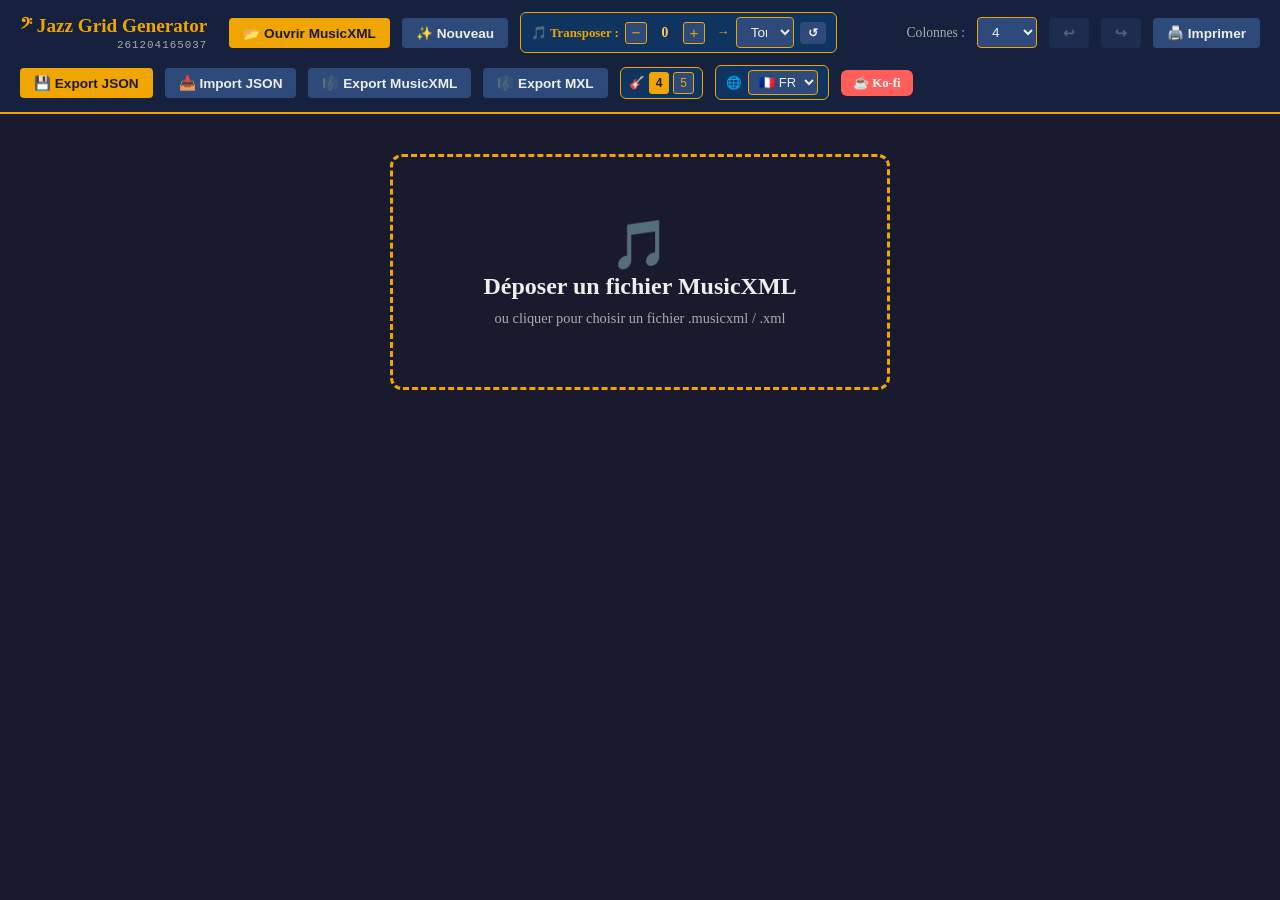
<file: Jazz_grid_generator.html>
<!DOCTYPE html>
<html lang="fr">
<head>
<meta charset="UTF-8">
<meta name="viewport" content="width=device-width, initial-scale=1.0">
<title>Jazz Grid Generator</title>

<style id="css-app">
/* ━━━━━━━━━━━━━━━━━━━━━━━━━━━━━━━━━━━━━━━━━━━━━━━━━━━━━━━━━━━━━━━━
   CSS — APP
   Toolbar, layout, sections, mesures, accords, symboles
   ━━━━━━━━━━━━━━━━━━━━━━━━━━━━━━━━━━━━━━━━━━━━━━━━━━━━━━━━━━━━━━━━ */
* { box-sizing: border-box; margin: 0; padding: 0; }
body { font-family: 'Georgia', serif; background: #1a1a2e; color: #eee; min-height: 100vh; }
#toolbar { background:#16213e; padding:12px 20px; display:flex; align-items:center; gap:12px; flex-wrap:wrap; border-bottom:2px solid #f0a500; position:sticky; top:0; z-index:100; }
#toolbar h1 { font-size:1.2rem; color:#f0a500; margin-right:10px; display:flex; flex-direction:column; align-items:flex-end; gap:1px; }
#toolbar-title { line-height:1.2; align-self:flex-start; }
#toolbar-ts { font-size:0.68rem; color:#aaa; font-family:'Courier New',monospace; font-weight:normal; letter-spacing:1px; }
#print-ts { display:none; }
@media print { #print-ts { display:block; font-size:0.68rem; color:#888; font-family:'Courier New',monospace; letter-spacing:1px; text-align:center; margin-top:3px; } }
.btn { background:#f0a500; color:#1a1a2e; border:none; padding:7px 14px; border-radius:4px; cursor:pointer; font-weight:bold; font-size:0.85rem; transition:background 0.2s; }
.btn:hover { background:#ffc107; }
.btn.secondary { background:#2d4a7a; color:#eee; }
.btn.secondary:hover { background:#3a5f9a; }
.btn.danger { background:#c0392b; color:#fff; }
/* ── Undo / Redo ── */
#btn-undo:disabled, #btn-redo:disabled { opacity:0.3; cursor:default; pointer-events:none; }
/* ── Touch / tablette ── */
@media (pointer: coarse) {
  .chord-slot { min-height:54px; }
  .chord-del-btn { opacity:0.7 !important; font-size:0.75rem; }
  .barline-btn { opacity:0.5 !important; width:22px; }
  .nav-add-btn { opacity:0.6 !important; width:20px; height:20px; }
  .measure-drag-handle, .section-drag-handle { font-size:1.3rem; padding:4px 8px; }
  .alt-chord-btn { opacity:0.7 !important; }
  .modal-sym-btn { padding:10px 16px; font-size:0.95rem; }
  .chord-btn { padding:8px; font-size:0.8rem; }
  #btn-undo, #btn-redo { padding:8px 14px; font-size:1.1rem; }
}
select, input[type="text"], input[type="number"] { background:#2d4a7a; color:#eee; border:1px solid #f0a500; padding:6px 10px; border-radius:4px; font-size:0.85rem; }
label { font-size:0.85rem; color:#aaa; }

/* Sélecteur de langue — intégré dans la toolbar, en fin de ligne */
#lang-selector { display:flex; align-items:center; gap:6px; background:#0f3460; border:1px solid #f0a500; border-radius:6px; padding:4px 10px; }
#lang-selector label { color:#f0a500; font-size:0.78rem; font-weight:bold; }
#lang-select { width:70px; font-size:0.82rem; padding:3px 6px; }

#kofi-btn { display:inline-flex; align-items:center; gap:5px; background:#ff5e5b; color:#fff; border-radius:6px; padding:5px 12px; font-size:0.8rem; font-weight:bold; text-decoration:none; white-space:nowrap; transition:background 0.2s, transform 0.15s; }
#kofi-btn:hover { background:#ff3a37; transform:translateY(-1px); }
#kofi-wrap { display:inline-flex; align-items:center; gap:8px; }
#kofi-wrap span { font-size:0.75rem; color:#aaa; white-space:nowrap; }
@media print { #kofi-wrap { position:fixed; bottom:8px; right:12px; z-index:9999; } #kofi-wrap span { display:none; } #kofi-btn { background:#ff5e5b !important; color:#fff !important; padding:4px 10px; font-size:0.72rem; } }

#transpose-group { display:flex; align-items:center; gap:6px; background:#0f3460; border:1px solid #f0a500; border-radius:6px; padding:4px 10px; }
#transpose-group label { color:#f0a500; font-size:0.8rem; font-weight:bold; }
#transpose-semitones { display:flex; align-items:center; gap:4px; }
#semitone-display { min-width:28px; text-align:center; font-size:0.85rem; color:#ffd060; font-weight:bold; }
.semi-btn { background:#2d4a7a; color:#f0a500; border:1px solid #f0a500; border-radius:3px; width:22px; height:22px; cursor:pointer; font-size:0.95rem; display:flex; align-items:center; justify-content:center; transition:background 0.15s; }
.semi-btn:hover { background:#f0a500; color:#1a1a2e; }
#transpose-key-select { width:58px; }

#dropzone { border:3px dashed #f0a500; border-radius:12px; margin:40px auto; max-width:500px; padding:60px 40px; text-align:center; cursor:pointer; transition:background 0.2s; }
#dropzone:hover, #dropzone.drag-over { background:rgba(240,165,0,0.1); }
#dropzone p { color:#aaa; margin-top:10px; font-size:0.9rem; }
#dropzone .icon { font-size:3rem; }
#file-input { display:none; }
#chart-editor { display:none; padding:20px; }
#chart-header { text-align:center; margin-bottom:20px; }
#chart-title { font-size:2rem; font-weight:bold; color:#f0a500; border:none; background:transparent; text-align:center; width:100%; outline:none; border-bottom:1px dashed #555; }
#chart-meta { display:flex; justify-content:center; gap:20px; margin-top:8px; flex-wrap:wrap; font-size:0.9rem; color:#aaa; }
#chart-meta input { width:120px; text-align:center; }
.section { margin-bottom:30px; background:#16213e; border-radius:8px; overflow:hidden; border:1px solid #2d4a7a; }
.section-header { background:#0f3460; padding:8px 14px; display:flex; align-items:center; gap:8px; flex-wrap:wrap; }
.section-header-top { display:flex; align-items:center; gap:8px; width:100%; }
.section-label { font-weight:bold; color:#f0a500; font-size:0.9rem; border:none; background:none; border-bottom:1px dashed #f0a50055; padding:2px 6px; cursor:pointer; }
.section-annot-row { width:100%; display:flex; align-items:center; gap:8px; padding-top:4px; border-top:1px dashed #1a3060; margin-top:2px; }
.section-annot-input { flex:1; background:transparent; border:none; outline:none; color:#93c5fd; font-size:0.78rem; font-style:italic; font-family:Georgia,serif; }
.section-annot-input::placeholder { color:#2d4a7a; }
.section-annot-badge { font-size:0.65rem; color:#3d6aaa; }
.section-actions { margin-left:auto; display:flex; gap:6px; align-items:center; }
.section-actions button { background:none; border:1px solid #555; color:#aaa; padding:3px 8px; border-radius:3px; cursor:pointer; font-size:0.75rem; }
.section-actions button:hover { border-color:#f0a500; color:#f0a500; }
.section-drag-handle { cursor:grab; color:#4a6a9a; font-size:1rem; padding:2px 6px; border-radius:3px; user-select:none; transition:color 0.15s; }
.section-drag-handle:hover { color:#f0a500; }
.section-drag-handle:active { cursor:grabbing; }
.section.dragging { opacity:0.4; border:2px dashed #f0a500 !important; }
.section.drag-over-top { border-top:3px solid #f0a500 !important; }
.section.drag-over-bottom { border-bottom:3px solid #f0a500 !important; }
.section-annot-display { padding:6px 14px 4px; background:#0a2040; font-size:0.78rem; font-style:italic; color:#93c5fd; border-bottom:1px solid #1a3060; display:flex; gap:8px; align-items:flex-start; }
.section-annot-display .annot-icon { color:#3d6aaa; flex-shrink:0; }
.measures-grid { display:grid; padding:12px; gap:6px; }
.measure { background:#1e3a5f; border:1px solid #2d5a8a; border-radius:4px; padding:4px; position:relative; transition:border-color 0.2s; display:flex; flex-direction:column; }
.measure:hover { border-color:#f0a500; }
.measure-drag-handle { cursor:grab; color:#2d5a8a; font-size:0.8rem; padding:0 4px 0 2px; user-select:none; transition:color 0.15s; align-self:flex-start; margin-top:1px; flex-shrink:0; }
.measure-drag-handle:hover { color:#f0a500; }
.measure-drag-handle:active { cursor:grabbing; }
.measure.measure-dragging { opacity:0.35; border:2px dashed #f0a500 !important; }
.measure.measure-drag-over-left { border-left:3px solid #f0a500 !important; }
.measure.measure-drag-over-right { border-right:3px solid #f0a500 !important; }
/* ── Barlines existantes (compatibilité) ── */
.barline-repeat-start { border-left:4px double #f0a500; }
.barline-repeat-end   { border-right:4px double #f0a500; }
/* ── Barlines enrichies ── */
.bl-normal       {}
.bl-double-left  { border-left: 3px double #ccc !important; }
.bl-double-right { border-right:3px double #ccc !important; }
.bl-final-left   { border-left: 5px solid #ccc !important; }
.bl-final-right  { border-right:5px solid #ccc !important; }
.bl-repeat-start { border-left:4px double #f0a500 !important; }
.bl-repeat-end   { border-right:4px double #f0a500 !important; }
/* ── Volta bracket ── */
.volta-bracket { position:absolute; top:-18px; left:0; right:0; height:16px;
  border-top:2px solid #7dd3fc; border-left:2px solid #7dd3fc;
  font-size:0.65rem; font-weight:bold; color:#7dd3fc;
  padding:1px 4px; pointer-events:none; z-index:2; }
.volta-bracket.volta-open { border-right:none; }
.volta-bracket.volta-closed { border-right:2px solid #7dd3fc; }
/* ── Boutons barline hover ── */
.barline-btn { position:absolute; top:50%; transform:translateY(-50%);
  width:14px; height:32px; background:none; border:none; cursor:pointer;
  display:flex; align-items:center; justify-content:center;
  opacity:0; transition:opacity 0.15s; z-index:5; font-size:0.7rem; }
.barline-btn-left  { left:-7px; }
.barline-btn-right { right:-7px; }
.measure:hover .barline-btn { opacity:0.6; }
.barline-btn:hover { opacity:1 !important; color:#f0a500; }
/* ── Symboles de navigation au-dessus de la mesure ── */
.nav-symbol { position:absolute; top:-22px; left:50%; transform:translateX(-50%);
  font-size:1.1rem; color:#f0c060; cursor:pointer; z-index:3;
  white-space:nowrap; line-height:1; }
.nav-symbol.nav-text { font-size:0.62rem; font-weight:bold; font-family:'Courier New',monospace;
  color:#f0c060; background:#1a1a2e; border:1px solid #f0c06088;
  border-radius:3px; padding:1px 4px; top:-20px; }
.nav-symbol.nav-coda  { color:#86efac; }
.nav-symbol.nav-segno { color:#c4b5fd; }
/* ── Bouton nav hover ── */
.nav-add-btn { position:absolute; top:-18px; right:2px; width:14px; height:14px;
  background:none; border:1px dashed #4a6a9a; border-radius:2px; cursor:pointer;
  font-size:0.6rem; color:#4a6a9a; opacity:0; transition:opacity 0.15s; z-index:4;
  display:flex; align-items:center; justify-content:center; line-height:1; }
.measure:hover .nav-add-btn { opacity:0.7; }
.nav-add-btn:hover { opacity:1 !important; color:#f0c060; border-color:#f0c060; }
/* ── Popup menu barline / nav ── */
.bl-popup { position:absolute; background:#16213e; border:1px solid #f0a500;
  border-radius:6px; padding:6px; z-index:200; display:flex; flex-direction:column; gap:3px;
  min-width:130px; box-shadow:0 4px 16px rgba(0,0,0,0.5); }
.bl-popup button { background:none; border:none; color:#eee; font-size:0.78rem;
  cursor:pointer; padding:4px 8px; border-radius:3px; text-align:left; white-space:nowrap; }
.bl-popup button:hover { background:#2d4a7a; color:#f0a500; }
.bl-popup button.active-item { color:#f0c060; font-weight:bold; }
.bl-popup hr { border:none; border-top:1px solid #2d4a7a; margin:2px 0; }
.beats-row { display:flex; gap:2px; }
.chord-slot { flex:1; display:flex; flex-direction:column; border:1px solid transparent; border-radius:4px; transition:border-color 0.15s; cursor:pointer; min-width:0; }
.chord-slot:hover { border-color:#f0a50088; background:rgba(240,165,0,0.06); }
.chord-slot:hover .chord-edit-hint { opacity:1; }
.chord-header { text-align:center; padding:6px 2px 2px; }
.chord-symbol { font-size:1.05rem; font-weight:bold; color:#eee; line-height:1.2; }
.chord-duration { font-size:0.6rem; color:#88a; }
.chord-edit-hint { font-size:0.55rem; color:#f0a500; opacity:0; transition:opacity 0.15s; text-align:center; }
.chord-theory { display:flex; flex-direction:column; gap:3px; }
.theory-row { display:flex; align-items:baseline; gap:4px; font-size:0.78rem; line-height:1.4; padding:2px 4px; }
.theory-row-label { color:#7a6aaa; font-size:0.72rem; font-weight:bold; min-width:20px; flex-shrink:0; }
.theory-row-value { font-family:'Courier New',monospace; word-break:break-word; }
.mode-val  { color:#c4b5fd; font-style:italic; }
.modes-alt-row { font-size:0.62rem; color:#6a5a8a; font-style:italic; padding:2px 4px 0; line-height:1.4; word-break:break-word; }
.arp-val   { color:#7dd3fc; }
.tens-val  { color:#86efac; }
.chord-free-annot { font-size:0.62rem; font-style:italic; padding:1px 3px; border-top:1px dashed #3d2a6a; word-break:break-word; line-height:1.3; }
.chord-annot-icon { font-size:0.58rem; text-align:center; opacity:0; color:#a78bfa; transition:opacity 0.15s; }
.chord-slot:hover .chord-annot-icon { opacity:0.8; }
.chord-slot.has-annot .chord-annot-icon { opacity:0.6; }
.chord-del-btn { position:absolute; top:2px; right:2px; background:none; border:none; color:#c0392b; font-size:0.6rem; cursor:pointer; opacity:0; transition:opacity 0.2s; }
.measure:hover .chord-del-btn { opacity:1; }
.add-chord-btn { align-self:stretch; display:flex; align-items:center; justify-content:center; min-width:22px; background:none; border:1px dashed #2d5a8a; border-radius:4px; color:#2d5a8a; cursor:pointer; font-size:1rem; transition:all 0.15s; flex-shrink:0; }
.add-chord-btn:hover { border-color:#f0a500; color:#f0a500; }
.add-measure-btn,.add-section-btn { border:2px dashed #2d5a8a; background:none; color:#2d5a8a; border-radius:4px; min-height:60px; cursor:pointer; font-size:1.4rem; display:flex; align-items:center; justify-content:center; transition:all 0.2s; }
.add-measure-btn:hover,.add-section-btn:hover { border-color:#f0a500; color:#f0a500; }
/* ——— Symboles spéciaux de mesure ——— */
.chord-slot.sym-repeat   { background:rgba(240,165,0,0.07); }
.chord-slot.sym-repeat2  { background:rgba(240,165,0,0.07); }
/* ——— Accord alternatif (small chord) ——— */
.alt-chord-wrap { position:relative; }
.alt-chord-display { position:absolute; top:-14px; right:0;
  font-size:0.58rem; font-weight:bold; font-style:italic;
  color:#f0c060; background:#1a1a2e; border:1px solid #f0c06055;
  border-radius:3px; padding:0 3px; white-space:nowrap;
  cursor:pointer; z-index:2; line-height:1.5; }
.alt-chord-display:hover { border-color:#f0c060; background:#2a2000; }
.alt-chord-btn { position:absolute; top:-12px; left:1px;
  font-size:0.52rem; color:#6a5a2a; background:none; border:none;
  cursor:pointer; opacity:0; transition:opacity 0.15s; padding:0 2px;
  line-height:1; z-index:2; }
.chord-slot:hover .alt-chord-btn { opacity:0.8; }
.alt-chord-btn:hover { opacity:1 !important; color:#f0c060; }
.chord-slot.sym-nc       { background:rgba(200,60,60,0.08); }
.chord-slot.sym-slash    { background:rgba(100,180,255,0.07); }
.sym-display { font-size:1.6rem; font-weight:900; text-align:center; line-height:1; padding:8px 0 4px; user-select:none; }
.sym-repeat  .sym-display { color:#f0c060; }
.sym-repeat2 .sym-display { color:#f0c060; font-size:1.2rem; }
.sym-nc      .sym-display { color:#f87171; letter-spacing:1px; font-size:1rem; }
.sym-slash   .sym-display { color:#7dd3fc; font-size:1.4rem; }
.sym-label   { font-size:0.55rem; color:#666; text-align:center; padding-bottom:2px; }
/* Bouton symbole rapide sur la mesure */
.measure-sym-bar { display:flex; justify-content:flex-end; gap:3px; padding:2px 4px 0; }
.sym-quick-btn { background:none; border:1px solid #2d4a6a; border-radius:3px; color:#4a7aaa; font-size:0.68rem; cursor:pointer; padding:1px 5px; transition:all 0.15s; line-height:1.4; }
.sym-quick-btn:hover { border-color:#f0a500; color:#f0a500; background:rgba(240,165,0,0.1); }
.sym-quick-btn.active-sym { border-color:#f0c060; color:#f0c060; background:rgba(240,192,96,0.12); }
/* Panneau symboles dans la modale */
#modal-sym-panel { background:#0f2035; border:1px solid #2d4a7a; border-radius:6px; padding:8px 10px; margin-bottom:10px; }
#modal-sym-panel label { font-size:0.75rem; color:#f0a500; font-weight:bold; display:block; margin-bottom:6px; }
.modal-sym-grid { display:flex; gap:6px; flex-wrap:wrap; }
.modal-sym-btn { padding:6px 14px; background:#1e3a5f; border:1px solid #3d6aaa; border-radius:5px; color:#eee; cursor:pointer; font-size:0.85rem; font-weight:bold; transition:all 0.15s; }
.modal-sym-btn:hover { border-color:#f0a500; background:rgba(240,165,0,0.12); color:#f0a500; }
.modal-sym-btn.selected { border-color:#f0c060; background:rgba(240,192,96,0.18); color:#f0c060; }
.add-section-btn { min-height:44px; width:100%; margin:8px 0; font-size:1rem; }
.cols-select { width:60px; }
/* Toggle basse 4/5 cordes */
#btn-4str.active, #btn-5str.active {
  background: #f0a500;
  color: #1a1a2e;
  font-weight: bold;
}

</style>

<style id="css-modals">
/* ━━━━━━━━━━━━━━━━━━━━━━━━━━━━━━━━━━━━━━━━━━━━━━━━━━━━━━━━━━━━━━━━
   CSS — MODALS
   Overlay, modales accord / annotation / section
   ━━━━━━━━━━━━━━━━━━━━━━━━━━━━━━━━━━━━━━━━━━━━━━━━━━━━━━━━━━━━━━━━ */
.overlay { display:none; position:fixed; top:0;left:0;right:0;bottom:0; background:rgba(0,0,0,0.7); z-index:200; align-items:center; justify-content:center; }
.overlay.active { display:flex; }
.modal-box { background:#16213e; border-radius:10px; padding:22px; max-width:95vw; max-height:92vh; overflow-y:auto; }
#modal { border:2px solid #f0a500; width:480px; }
#modal h3 { color:#f0a500; margin-bottom:14px; }
.modal-row { display:flex; gap:8px; align-items:center; margin-bottom:8px; flex-wrap:wrap; }
.modal-row label { min-width:100px; font-size:0.85rem; color:#aaa; }
.chord-btn-grid { display:grid; grid-template-columns:repeat(6,1fr); gap:4px; margin:8px 0; }
.chord-btn { padding:5px; background:#2d4a7a; border:1px solid #3d6a9a; color:#eee; border-radius:3px; cursor:pointer; font-size:0.75rem; text-align:center; transition:background 0.15s; }
.chord-btn:hover,.chord-btn.active { background:#f0a500; color:#1a1a2e; }
.modal-footer { display:flex; gap:8px; justify-content:flex-end; margin-top:14px; }
#annot-modal-box { border:2px solid #a78bfa; width:580px; }
#annot-modal-box h3 { color:#a78bfa; margin-bottom:12px; font-size:1rem; }
.annot-block { background:#12102a; border:1px solid #2d1a5a; border-radius:8px; padding:12px; margin-bottom:10px; }
.annot-block-header { display:flex; align-items:center; justify-content:space-between; margin-bottom:8px; }
.annot-block-title { font-size:0.72rem; color:#a78bfa; text-transform:uppercase; letter-spacing:1px; font-weight:bold; }
.toggle-btn { padding:4px 12px; border-radius:20px; border:1px solid #3d2a6a; background:#1a1a2e; color:#aaa; cursor:pointer; font-size:0.75rem; transition:all 0.15s; user-select:none; }
.toggle-btn.on { background:#2d1a5a; border-color:#a78bfa; color:#c4b5fd; }
.mode-grid { display:grid; grid-template-columns:1fr 1fr; gap:6px; }
.mode-card { background:#1e2a4a; border:1px solid #2d4a7a; border-radius:6px; padding:8px 10px; cursor:pointer; transition:all 0.15s; }
.mode-card:hover { border-color:#a78bfa; }
.mode-card.selected { border-color:#a78bfa; background:#2a1a5a; }
.mode-name { font-weight:bold; color:#c4b5fd; font-size:0.82rem; }
.mode-notes { font-size:0.7rem; color:#7dd3fc; font-family:'Courier New',monospace; margin-top:2px; }
.mode-desc { font-size:0.68rem; color:#666; margin-top:1px; font-style:italic; }
.mode-selected-badge { font-size:0.62rem; color:#a78bfa; background:#1a1a2e; border-radius:10px; padding:1px 6px; border:1px solid #a78bfa; }
.arp-root-row { display:flex; flex-wrap:wrap; gap:6px; margin-bottom:8px; }
.arp-pill { background:#1e3a5f; border:1px solid #3d6aaa; border-radius:10px; padding:3px 10px; font-size:0.8rem; color:#eee; }
.arp-pill.root { background:#f0a500; color:#1a1a2e; font-weight:bold; border-color:#f0a500; }
.inv-list { display:flex; flex-direction:column; gap:5px; }
.inv-card { display:flex; align-items:center; gap:10px; background:#1a2a3a; border:1px solid #2d4a7a; border-radius:6px; padding:6px 10px; cursor:pointer; transition:all 0.15s; }
.inv-card:hover { border-color:#7dd3fc; }
.inv-card.selected { border-color:#7dd3fc; background:#1a2a4a; }
.inv-label { font-size:0.7rem; color:#556; min-width:140px; }
.inv-notes { font-family:'Courier New',monospace; font-size:0.82rem; color:#7dd3fc; }
.inv-intervals { font-size:0.65rem; color:#556; margin-left:auto; }
.inv-selected-badge { font-size:0.62rem; color:#7dd3fc; background:#1a1a2e; border-radius:10px; padding:1px 6px; border:1px solid #7dd3fc; margin-left:auto; }
.tens-pills { display:flex; flex-wrap:wrap; gap:6px; }
.tens-pill { background:#1e3a5f; border:1px solid #3d6aaa; border-radius:10px; padding:3px 10px; font-size:0.8rem; color:#eee; cursor:pointer; transition:all 0.15s; }
.tens-pill.available { border-color:#4aaa6a; color:#86efac; }
.tens-pill.available.selected { background:#1e4a2e; }
.tens-pill.avoid { border-color:#aa4a4a; color:#fca5a5; text-decoration:line-through; cursor:default; }
#annot-text { width:100%; min-height:52px; background:#1e1630; border:1px solid #a78bfa; color:#eee; padding:8px; border-radius:6px; font-size:0.9rem; font-family:Georgia,serif; resize:vertical; }
#annot-color-row { display:flex; gap:8px; align-items:center; margin-top:8px; flex-wrap:wrap; }
.color-swatch { width:20px; height:20px; border-radius:50%; cursor:pointer; border:2px solid transparent; }
.color-swatch.active { border-color:#fff; }
#annot-style-row { display:flex; gap:10px; align-items:center; margin-top:6px; font-size:0.8rem; color:#aaa; }
#annot-style-row label { display:flex; align-items:center; gap:4px; cursor:pointer; }
#print-contrast-bar { display:none; position:fixed; bottom:0;left:0;right:0; z-index:150; background:#16213e; border-top:2px solid #f0a500; padding:8px 20px; align-items:center; gap:16px; flex-wrap:wrap; }
#print-contrast-bar span { font-size:0.82rem; color:#aaa; }
#contrast-slider { width:160px; accent-color:#f0a500; }
#contrast-preview { font-size:0.75rem; color:#f0a500; }

/* Mode diagram displayed under measure */
.mode-diagram-wrap { 
  padding:6px 4px 2px; 
  background:#0d1e35;
  border-radius:4px;
  margin:4px 0 2px;
}
.mode-diagram-wrap svg { 
  width:100%; 
  height:auto; 
  display:block;
  filter: invert(0);
}
.mode-diagram-wrap svg text { 
  fill: #eee !important; 
}
.mode-diagram-wrap svg line { 
  stroke: #aaa !important; 
}
.mode-diagram-label { display:none; }
@media print {
  .mode-diagram-wrap { background: #f8f8f8; border-top: 1px solid #ccc; }
}
</style>

<style id="css-print">
/* ━━━━━━━━━━━━━━━━━━━━━━━━━━━━━━━━━━━━━━━━━━━━━━━━━━━━━━━━━━━━━━━━
   CSS — PRINT
   @media print : thèmes, couleurs, page-break
   ━━━━━━━━━━━━━━━━━━━━━━━━━━━━━━━━━━━━━━━━━━━━━━━━━━━━━━━━━━━━━━━━ */
@media print {
  body { background:white; min-height:0 !important; }
  #toolbar,#print-contrast-bar,.section-actions,.add-measure-btn,.add-section-btn,.chord-annot-icon,.chord-edit-hint,.chord-del-btn,.add-chord-btn { display:none !important; }
  .barline-btn,.nav-add-btn,.bl-popup { display:none !important; }
  .alt-chord-btn { display:none !important; }
  .alt-chord-display { color:#444 !important; background:white !important;
    border-color:#aaa !important; top:-13px; }
  .nav-symbol { color:#000 !important; background:white !important; border-color:#000 !important; }
  .volta-bracket { border-color:#000 !important; color:#000 !important; }
  #chart-editor { display:block !important; padding:8px 12px 0; }
  #dropzone { display:none !important; }
  /* Hide annotation input row (edit zone) — always */
  .section-annot-row { display:none !important; }
  /* Hide annotation display block when empty */
  .section-annot-display[style*="display:none"] { display:none !important; }
  /* Remove dashed underline / pointer on section label (not editable) */
  .section-label { border-bottom:none !important; cursor:default !important; }
  .section-label::after { content:'' !important; }
  .sec-label-edit { display:none !important; }
  /* Hide chord duration and measure numbers (clutter) */
  .chord-duration { display:none !important; }
  .measure-number { display:none !important; }
  #chart-header { margin-bottom:6px !important; }
  #chart-title { font-size:1.4rem !important; border-bottom:1px solid #ccc !important; padding-bottom:2px !important; }
  #chart-meta { margin-top:4px !important; font-size:0.78rem !important; gap:10px !important; }
  #chart-meta input { font-size:0.78rem !important; }
  .section { border:2px solid #000; background:white;
    page-break-inside:avoid; break-inside:avoid;
    overflow:visible !important;
    margin-bottom:14px; border-radius:0 !important; }
  .section-header { background:#ddd; }
  .section-label { color:#000; }
  /* Passer le grid en flex-wrap à l'impression — display:grid empêche break-inside sur les enfants */
  .measures-grid {
    display:flex !important;
    flex-wrap:wrap !important;
    padding:8px !important;
    gap:4px !important;
    align-items:stretch;
  }
  /* Largeurs des mesures selon le nombre de colonnes (data-cols) */
  .measures-grid[data-cols="1"] .measure { width:calc(100% - 4px) !important; }
  .measures-grid[data-cols="2"] .measure { width:calc(50% - 4px) !important; }
  .measures-grid[data-cols="3"] .measure { width:calc(33.333% - 4px) !important; }
  .measures-grid[data-cols="4"] .measure { width:calc(25% - 4px) !important; }
  /* Fallback si data-cols absent */
  .measures-grid:not([data-cols]) .measure { width:calc(25% - 4px) !important; }
  .measure {
    background:white; border:1.5px solid #333;
    page-break-inside:avoid; break-inside:avoid;
    flex-shrink:0; box-sizing:border-box;
  }
  .chord-symbol { color:#000!important; font-size:1.1rem; }
  .sym-display { color:#000!important; font-size:1.4rem; }
  .sym-label { display:none; }
  .sym-repeat, .sym-repeat2, .sym-nc, .sym-slash { background:transparent !important; }
  .mode-val { color:#000 !important; font-weight:bold !important; font-style:normal !important; }
  .barline-repeat-start { border-left-color:#000; }
  .barline-repeat-end   { border-right-color:#000; }
  /* Mode name in SVG diagram → black bold */
  .mode-diagram-wrap svg text[text-anchor="middle"] { fill:#000 !important; font-weight:bold !important; }
  /* String labels G D A E → black, but circle note texts → white */
  .mode-diagram-wrap svg > text { fill:#000 !important; }
  .mode-diagram-wrap svg g text { fill:#fff !important; }
  /* SVG lines → dark */
  .mode-diagram-wrap svg line { stroke:#333 !important; }
  /* Diagram background → white */
  .mode-diagram-wrap { background:#fff !important; }

  /* Mesures multi-accords (2+ chord-slot) : police réduite, max 2 lignes */
  .measure .beats-row:has(.chord-slot:nth-child(2)) .chord-symbol { font-size:0.72rem !important; }
  .measure .beats-row:has(.chord-slot:nth-child(2)) .theory-row { font-size:0.52rem !important; line-height:1.2 !important; }
  .measure .beats-row:has(.chord-slot:nth-child(2)) .theory-row-label { font-size:0.48rem !important; }
  .measure .beats-row:has(.chord-slot:nth-child(2)) .modes-alt-row { font-size:0.48rem !important; }
  .measure .beats-row:has(.chord-slot:nth-child(2)) .chord-free-annot { font-size:0.48rem !important; }
  /* Limiter la hauteur de la zone théorie à 2 lignes de texte */
  .measure .beats-row:has(.chord-slot:nth-child(2)) .chord-theory {
    max-height: 2.6em;
    overflow: hidden;
  }
  /* 3+ accords : encore plus compact */
  .measure .beats-row:has(.chord-slot:nth-child(3)) .chord-symbol { font-size:0.62rem !important; }
  .measure .beats-row:has(.chord-slot:nth-child(3)) .theory-row { font-size:0.44rem !important; line-height:1.1 !important; }
  .measure .beats-row:has(.chord-slot:nth-child(3)) .chord-theory { max-height:2.2em; overflow:hidden; }
}
</style>

</head>
<body>

<!-- HTML — STRUCTURE : Toolbar, dropzone, éditeur, modales, barre impression -->



<div id="toolbar">
  <h1><span id="toolbar-title">𝄢 Jazz Grid Generator</span><span id="toolbar-ts"></span></h1>
  <input type="file" id="file-input" accept=".musicxml,.xml,.mxl">
  <button class="btn" id="btn-open" onclick="document.getElementById('file-input').click()"></button>
  <button class="btn secondary" id="btn-new" onclick="newChart()"></button>
  <div id="transpose-group">
    <label id="lbl-transpose"></label>
    <div id="transpose-semitones">
      <button class="semi-btn" onclick="transposeBySemitone(-1)">−</button>
      <span id="semitone-display">0</span>
      <button class="semi-btn" onclick="transposeBySemitone(+1)">+</button>
    </div>
    <label style="margin-left:6px;">→</label>
    <select id="transpose-key-select" onchange="transposeToKey(this.value)">
      <option value=""></option>
    </select>
    <button class="btn secondary" onclick="resetTranspose()" style="padding:4px 8px;font-size:0.75rem;">↺</button>
  </div>
  <span style="flex:1"></span>
  <label id="lbl-cols"></label>
  <select class="cols-select" id="global-cols" onchange="render()">
    <option value="4" selected>4</option><option value="3">3</option>
    <option value="2">2</option><option value="1">1</option>
  </select>
  <button class="btn secondary" id="btn-undo" onclick="undo()" disabled title="Annuler (Ctrl+Z)">↩</button>
  <button class="btn secondary" id="btn-redo" onclick="redo()" disabled title="Rétablir (Ctrl+Y)">↪</button>
  <button class="btn secondary" id="btn-print" onclick="openPrintPanel()"></button>
  <button class="btn" id="btn-export-json" onclick="exportJSON()"></button>
  <input type="file" id="import-json" accept=".json" style="display:none">
  <button class="btn secondary" id="btn-import-json" onclick="document.getElementById('import-json').click()"></button>
  <button class="btn secondary" id="btn-export-xml" onclick="exportMusicXML()"></button>
  <button class="btn secondary" id="btn-export-mxl" onclick="exportMXL()"></button>
  <!-- Toggle basse 4/5 cordes -->
  <div id="bass-strings-selector" style="display:flex;align-items:center;gap:4px;background:#0f3460;border:1px solid #f0a500;border-radius:6px;padding:4px 8px;">
    <label style="color:#f0a500;font-size:0.78rem;font-weight:bold;">🎸</label>
    <button id="btn-4str" class="semi-btn" style="font-size:0.75rem;padding:2px 6px;width:auto;" onclick="setBassStrings(4)">4</button>
    <button id="btn-5str" class="semi-btn" style="font-size:0.75rem;padding:2px 6px;width:auto;" onclick="setBassStrings(5)">5</button>
  </div>
  <!-- Sélecteur de langue intégré à la fin de la toolbar -->
  <div id="lang-selector">
    <label>🌐</label>
    <select id="lang-select" onchange="setLang(this.value)">
      <option value="fr">🇫🇷 FR</option>
      <option value="es">🇪🇸 ES</option>
      <option value="it">🇮🇹 IT</option>
      <option value="en">🇬🇧 EN</option>
    </select>
  </div>
  <div id="kofi-wrap">
    <a href="https://ko-fi.com/lorenzovirgosfrediani" target="_blank" rel="noopener" id="kofi-btn" title="Soutenir ce projet sur Ko-fi">☕ Ko-fi</a>
  </div>
</div>

<div id="dropzone" onclick="document.getElementById('file-input').click()">
  <div class="icon">🎵</div>
  <h2 id="dz-title"></h2>
  <p id="dz-sub"></p>
</div>

<div id="chart-editor">
  <div id="chart-header">
    <input id="chart-title" type="text" value="Mon Thème Jazz">
    <div id="print-ts"></div>
    <div id="chart-meta">
      <span id="meta-key-label"></span><input type="text" id="meta-key" value="C" style="width:60px">
      <span id="meta-tempo-label"></span><input type="number" id="meta-tempo" value="120" style="width:70px"><span id="meta-bpm-label"></span>
      <span id="meta-time-label"></span><input type="text" id="meta-time" value="4/4" style="width:60px">
      <span id="meta-style-label"></span><input type="text" id="meta-style" value="Swing" style="width:100px">
    </div>
  </div>
  <div id="sections-container"></div>
  <button class="add-section-btn" id="btn-add-section" onclick="addSection()"></button>
</div>

<!-- Modale édition accord -->
<div id="modal-overlay" class="overlay">
  <div id="modal" class="modal-box">
    <h3 id="modal-title"></h3>
    <div id="modal-sym-panel">
      <label id="lbl-symbols"></label>
      <div class="modal-sym-grid" id="modal-sym-btns"></div>
    </div>
    <div id="modal-chord-section">
    <div style="margin-bottom:12px;"><label id="lbl-root" style="color:#f0a500;font-size:0.8rem;"></label><div class="chord-btn-grid" id="root-btns"></div></div>
    <div style="margin-bottom:12px;"><label id="lbl-quality" style="color:#f0a500;font-size:0.8rem;"></label><div class="chord-btn-grid" id="quality-btns"></div></div>
    <div style="margin-bottom:12px;"><label id="lbl-ext" style="color:#f0a500;font-size:0.8rem;"></label><div class="chord-btn-grid" id="ext-btns"></div></div>
    <div class="modal-row"><label id="lbl-bass"></label><input type="text" id="bass-input" style="width:70px"><button class="chord-btn" id="btn-clear-bass" onclick="document.getElementById('bass-input').value=''"></button></div>
    <div class="modal-row"><label id="lbl-free-chord"></label><input type="text" id="free-chord" style="flex:1"></div>
    </div>
    <div class="modal-row"><label id="lbl-beats"></label><input type="number" id="chord-beats" min="1" max="8" value="4" style="width:70px"></div>
    <div class="modal-footer">
      <button class="btn danger" id="btn-delete-chord" onclick="deleteChord()"></button>
      <button class="btn secondary" id="btn-cancel-chord" onclick="closeModal()"></button>
      <button class="btn" id="btn-apply-chord" onclick="applyChord()"></button>
    </div>
  </div>
</div>

<!-- Modale annotation -->
<div id="annot-overlay" class="overlay">
  <div id="annot-modal-box" class="modal-box">
    <h3>✏️ <span id="annot-modal-title-label"></span> — <span id="annot-chord-name" style="color:#f0a500"></span></h3>
    <div class="annot-block">
      <div class="annot-block-header"><span class="annot-block-title" id="annot-mode-title"></span><div class="toggle-btn" id="toggle-mode" onclick="toggleSection('mode')"></div></div>
      <div style="font-size:0.72rem;color:#666;margin-bottom:8px;" id="annot-mode-hint"></div>
      <div class="mode-grid" id="modal-modes-list"></div>
    </div>
    <div class="annot-block">
      <div class="annot-block-header"><span class="annot-block-title" id="annot-arp-title"></span><div class="toggle-btn" id="toggle-arp" onclick="toggleSection('arp')"></div></div>
      <div style="font-size:0.72rem;color:#666;margin-bottom:6px;" id="annot-arp-hint"></div>
      <div class="arp-root-row" id="modal-arp-root"></div>
      <div style="font-size:0.72rem;color:#666;margin:8px 0 6px;" id="annot-inv-hint"></div>
      <div class="inv-list" id="modal-inv-list"></div>
    </div>
    <div class="annot-block">
      <div class="annot-block-header"><span class="annot-block-title" id="annot-tens-title"></span><div class="toggle-btn" id="toggle-tens" onclick="toggleSection('tens')"></div></div>
      <div style="font-size:0.72rem;color:#666;margin-bottom:6px;" id="annot-tens-hint"></div>
      <div class="tens-pills" id="modal-tens-pills"></div>
      <div id="modal-avoid-wrap" style="margin-top:8px;display:none">
        <div style="font-size:0.65rem;color:#666;margin-bottom:4px;" id="annot-avoid-hint"></div>
        <div class="tens-pills" id="modal-avoid-pills"></div>
      </div>
    </div>
    <div class="annot-block">
      <div class="annot-block-header"><span class="annot-block-title" id="annot-free-title"></span><div class="toggle-btn" id="toggle-free" onclick="toggleSection('free')"></div></div>
      <textarea id="annot-text"></textarea>
      <div id="annot-color-row">
        <span style="font-size:0.75rem;color:#aaa;margin-right:4px;" id="annot-color-label"></span>
        <div class="color-swatch active" data-color="#c4b5fd" style="background:#c4b5fd" onclick="selectAnnotColor(this)"></div>
        <div class="color-swatch" data-color="#86efac" style="background:#86efac" onclick="selectAnnotColor(this)"></div>
        <div class="color-swatch" data-color="#fca5a5" style="background:#fca5a5" onclick="selectAnnotColor(this)"></div>
        <div class="color-swatch" data-color="#fcd34d" style="background:#fcd34d" onclick="selectAnnotColor(this)"></div>
        <div class="color-swatch" data-color="#7dd3fc" style="background:#7dd3fc" onclick="selectAnnotColor(this)"></div>
        <div class="color-swatch" data-color="#f0a500" style="background:#f0a500" onclick="selectAnnotColor(this)"></div>
      </div>
      <div id="annot-style-row">
        <label><input type="checkbox" id="annot-bold"> <span id="lbl-bold"></span></label>
        <label><input type="checkbox" id="annot-italic" checked> <span id="lbl-italic"></span></label>
      </div>
    </div>
    <div id="annot-footer">
      <button class="btn danger" id="btn-clear-annot" onclick="clearAnnotation()"></button>
      <button class="btn secondary" id="btn-cancel-annot" onclick="closeAnnotModal()"></button>
      <button class="btn" id="btn-apply-annot" onclick="applyAnnotation()"></button>
    </div>
  </div>
</div>

<!-- Modale label section -->
<div id="label-overlay" class="overlay">
  <div class="modal-box" style="border:2px solid #f0a500;width:380px;">
    <h3 id="label-modal-title" style="color:#f0a500;margin-bottom:14px;font-size:1rem;"></h3>
    <div style="margin-bottom:12px;"><div style="font-size:0.75rem;color:#888;margin-bottom:6px;" id="lbl-letter"></div><div style="display:flex;flex-wrap:wrap;gap:6px;" id="letter-btns"></div></div>
    <div style="margin-bottom:14px;"><div style="font-size:0.75rem;color:#888;margin-bottom:6px;" id="lbl-suffix"></div><div style="display:flex;flex-wrap:wrap;gap:6px;" id="suffix-btns"></div></div>
    <div style="font-size:0.85rem;color:#aaa;margin-bottom:14px;"><span id="lbl-preview-label"></span> <span id="label-preview" style="color:#f0a500;font-weight:bold;font-size:1.1rem;margin-left:8px;"></span></div>
    <div style="display:flex;gap:8px;justify-content:flex-end;">
      <button class="btn secondary" id="btn-cancel-label" onclick="closeLabelModal()"></button>
      <button class="btn" id="btn-apply-label" onclick="applyLabel()"></button>
    </div>
  </div>
</div>

<!-- Barre d'impression -->
<div id="print-contrast-bar">
  <span id="lbl-print-theme"></span>
  <div style="display:flex;gap:6px;align-items:center;">
    <button class="toggle-btn on" id="theme-light-btn" onclick="setPrintTheme('light')"></button>
    <button class="toggle-btn" id="theme-dark-btn" onclick="setPrintTheme('dark')"></button>
  </div>
  <span style="margin-left:8px;" id="lbl-contrast"></span>
  <input type="range" id="contrast-slider" min="1" max="5" value="3" oninput="updateContrastPreview()">
  <span id="contrast-preview"></span>
  <span style="margin-left:8px;" id="lbl-section-colors"></span>
  <div style="display:flex;gap:4px;align-items:center;" id="section-color-preview"></div>
  <button class="btn" id="btn-do-print" onclick="doPrint()" style="padding:5px 14px;"></button>
  <button class="btn secondary" onclick="closePrintPanel()" style="padding:5px 10px;">✕</button>
</div>


<!-- JS — LIBRAIRIES EXTERNES : JSZip -->

<script>
/* ━━━━━━━━━━━━━━━━━━━━━━━━━━━━━━━━━━━━━━━━━━━━━━━━━━━━━━━━━━━━━━━━
   JS — I18N
   Dictionnaires FR / ES / IT / EN  +  applyTranslations()  +  setLang()
   ━━━━━━━━━━━━━━━━━━━━━━━━━━━━━━━━━━━━━━━━━━━━━━━━━━━━━━━━━━━━━━━━ */


const LANGS = {
  fr: {
    btnOpen:'📂 Ouvrir MusicXML',btnNew:'✨ Nouveau',lblTranspose:'🎵 Transposer :',keyPlaceholder:'Tonalité…',lblCols:'Colonnes :',btnPrint:'🖨️ Imprimer',btnExportJSON:'💾 Export JSON',btnImportJSON:'📥 Import JSON',btnExportXML:'🎼 Export MusicXML',btnExportMXL:'🎼 Export MXL',
    dzTitle:'Déposer un fichier MusicXML',dzSub:'ou cliquer pour choisir un fichier .musicxml / .xml',
    metaKey:'Tonalité :',metaTempo:'Tempo :',metaBPM:'BPM',metaTime:'Mesure :',metaStyle:'Style :',
    btnAddSection:'+ Ajouter une section',secAddMeasure:'+ Mesure',secDuplicate:'⧉ Dupliquer',secDelete:'✕ Supprimer',secAnnotPlaceholder:'Annotation de section…',
    modalAddChord:'Ajouter un accord',modalEditChord:"Éditer l'accord",lblRoot:'FONDAMENTALE',lblQuality:'QUALITÉ',lblExt:'TENSIONS / OPTIONS',lblBass:'Basse (slash) :',btnClearBass:'Effacer',lblFreeChord:'Accord libre :',freePlaceholder:'ex: Cmaj7#11',basePlaceholder:'ex: G',lblBeats:'Durée (temps) :',btnDeleteChord:'🗑 Supprimer',btnCancel:'Annuler',btnApply:'✓ Appliquer',
    annotTitle:'Annotation',annotShowInBar:'Afficher dans la mesure',annotModeTitle:'🎼 Mode',annotModeHint:'Modes compatibles :',annotArpTitle:'🎹 Arpège 4 sons',annotArpHint:'Notes de base :',annotInvHint:'Renversements :',annotTensTitle:'⚡ Tensions',annotTensHint:'Cliquer pour sélectionner :',annotAvoidHint:'À éviter :',annotFreeTitle:'📝 Note libre',annotFreePH:'Indication de jeu, doigtés, remarques...',annotColorLbl:'Couleur :',lblBold:'Gras',lblItalic:'Italique',btnClearAnnot:'🗑 Tout effacer',annotNone:'Aucune',annotUnknown:'Accord non reconnu.',
    labelModalTitle:'✏️ Lettre de section',lblLetter:'Lettre principale :',lblSuffixLabel:'Suffixe :',lblPreview:'Aperçu :',
    invLabels:['Pos. fondamentale','1er renversement','2ème renversement','3ème renversement'],
    suffixLabels:["(aucun)","' (bis)","'' (ter)",'1','2'],
    lblPrintTheme:'🖨️ Thème :',themeLight:'☀️ Clair',themeDark:'🌙 Sombre',lblContrast:'Contraste :',lblSectionColors:'Couleurs sections :',btnDoPrint:'Imprimer',contrastLabels:['Léger','Standard','Soutenu','Fort','Maximum'],
    alertLastSection:'Impossible de supprimer la dernière section.',alertBadJSON:'JSON invalide.',alertBadXML:'Erreur MusicXML.',
    defaultTitle:'Mon Thème Jazz',editHint:'clic: éditer',tipDeleteMeasure:'Supprimer mesure',tipDupMeasure:'Dupliquer mesure',tipAddChord:'Ajouter un accord',sectionDefault:'Section',
    lblSymbols:'SYMBOLES RAPIDES',symRepeat:'% (répéter)',symRepeat2:'𝄎 (2 mes.)',symNC:'N.C.',symSlash:'/ (beat)',symNone:'— (aucun)',
  },
  es: {
    btnOpen:'📂 Abrir MusicXML',btnNew:'✨ Nuevo',lblTranspose:'🎵 Transponer :',keyPlaceholder:'Tonalidad…',lblCols:'Columnas :',btnPrint:'🖨️ Imprimir',btnExportJSON:'💾 Exportar JSON',btnImportJSON:'📥 Importar JSON',btnExportXML:'🎼 Exportar MusicXML',btnExportMXL:'🎼 Exportar MXL',
    dzTitle:'Arrastra un archivo MusicXML',dzSub:'o haz clic para elegir un archivo .musicxml / .xml',
    metaKey:'Tonalidad :',metaTempo:'Tempo :',metaBPM:'BPM',metaTime:'Compás :',metaStyle:'Estilo :',
    btnAddSection:'+ Agregar sección',secAddMeasure:'+ Compás',secDuplicate:'⧉ Duplicar',secDelete:'✕ Eliminar',secAnnotPlaceholder:'Anotación de sección…',
    modalAddChord:'Agregar acorde',modalEditChord:'Editar acorde',lblRoot:'FUNDAMENTAL',lblQuality:'CALIDAD',lblExt:'TENSIONES / OPCIONES',lblBass:'Bajo (slash) :',btnClearBass:'Borrar',lblFreeChord:'Acorde libre :',freePlaceholder:'ej: Cmaj7#11',basePlaceholder:'ej: G',lblBeats:'Duración (tiempos) :',btnDeleteChord:'🗑 Eliminar',btnCancel:'Cancelar',btnApply:'✓ Aplicar',
    annotTitle:'Anotación',annotShowInBar:'Mostrar en el compás',annotModeTitle:'🎼 Modo',annotModeHint:'Modos compatibles :',annotArpTitle:'🎹 Arpegio 4 notas',annotArpHint:'Notas base :',annotInvHint:'Inversiones :',annotTensTitle:'⚡ Tensiones',annotTensHint:'Clic para seleccionar :',annotAvoidHint:'A evitar :',annotFreeTitle:'📝 Nota libre',annotFreePH:'Indicación de ejecución, digitación, observaciones...',annotColorLbl:'Color :',lblBold:'Negrita',lblItalic:'Cursiva',btnClearAnnot:'🗑 Borrar todo',annotNone:'Ninguna',annotUnknown:'Acorde no reconocido.',
    labelModalTitle:'✏️ Letra de sección',lblLetter:'Letra principal :',lblSuffixLabel:'Sufijo :',lblPreview:'Vista previa :',
    invLabels:['Pos. fundamental','1ª inversión','2ª inversión','3ª inversión'],
    suffixLabels:['(ninguno)',"' (bis)","'' (ter)",'1','2'],
    lblPrintTheme:'🖨️ Tema :',themeLight:'☀️ Claro',themeDark:'🌙 Oscuro',lblContrast:'Contraste :',lblSectionColors:'Colores secciones :',btnDoPrint:'Imprimir',contrastLabels:['Suave','Estándar','Medio','Fuerte','Máximo'],
    alertLastSection:'No se puede eliminar la última sección.',alertBadJSON:'JSON inválido.',alertBadXML:'Error MusicXML.',
    defaultTitle:'Mi Tema Jazz',editHint:'clic: editar',tipDeleteMeasure:'Eliminar compás',tipDupMeasure:'Duplicar compás',tipAddChord:'Agregar acorde',sectionDefault:'Sección',
    lblSymbols:'SÍMBOLOS RÁPIDOS',symRepeat:'% (repetir)',symRepeat2:'𝄎 (2 comp.)',symNC:'N.C.',symSlash:'/ (pulso)',symNone:'— (ninguno)',
  },
  it: {
    btnOpen:'📂 Apri MusicXML',btnNew:'✨ Nuovo',lblTranspose:'🎵 Trasponi :',keyPlaceholder:'Tonalità…',lblCols:'Colonne :',btnPrint:'🖨️ Stampa',btnExportJSON:'💾 Esporta JSON',btnImportJSON:'📥 Importa JSON',btnExportXML:'🎼 Esporta MusicXML',btnExportMXL:'🎼 Esporta MXL',
    dzTitle:'Trascina un file MusicXML',dzSub:'o clicca per scegliere un file .musicxml / .xml',
    metaKey:'Tonalità :',metaTempo:'Tempo :',metaBPM:'BPM',metaTime:'Misura :',metaStyle:'Stile :',
    btnAddSection:'+ Aggiungi sezione',secAddMeasure:'+ Misura',secDuplicate:'⧉ Duplica',secDelete:'✕ Elimina',secAnnotPlaceholder:'Annotazione di sezione…',
    modalAddChord:'Aggiungi accordo',modalEditChord:'Modifica accordo',lblRoot:'FONDAMENTALE',lblQuality:'QUALITÀ',lblExt:'TENSIONI / OPZIONI',lblBass:'Basso (slash) :',btnClearBass:'Cancella',lblFreeChord:'Accordo libero :',freePlaceholder:'es: Cmaj7#11',basePlaceholder:'es: G',lblBeats:'Durata (tempi) :',btnDeleteChord:'🗑 Elimina',btnCancel:'Annulla',btnApply:'✓ Applica',
    annotTitle:'Annotazione',annotShowInBar:'Mostra nella misura',annotModeTitle:'🎼 Modo',annotModeHint:'Modi compatibili :',annotArpTitle:'🎹 Arpeggio 4 suoni',annotArpHint:'Note di base :',annotInvHint:'Rivolti :',annotTensTitle:'⚡ Tensioni',annotTensHint:'Clicca per selezionare :',annotAvoidHint:'Da evitare :',annotFreeTitle:'📝 Nota libera',annotFreePH:'Indicazioni di esecuzione, diteggiatura, osservazioni...',annotColorLbl:'Colore :',lblBold:'Grassetto',lblItalic:'Corsivo',btnClearAnnot:'🗑 Cancella tutto',annotNone:'Nessuna',annotUnknown:'Accordo non riconosciuto.',
    labelModalTitle:'✏️ Lettera di sezione',lblLetter:'Lettera principale :',lblSuffixLabel:'Suffisso :',lblPreview:'Anteprima :',
    invLabels:['Pos. fondamentale','1° rivolto','2° rivolto','3° rivolto'],
    suffixLabels:['(nessuno)',"' (bis)","'' (ter)",'1','2'],
    lblPrintTheme:'🖨️ Tema :',themeLight:'☀️ Chiaro',themeDark:'🌙 Scuro',lblContrast:'Contrasto :',lblSectionColors:'Colori sezioni :',btnDoPrint:'Stampa',contrastLabels:['Leggero','Standard','Sostenuto','Forte','Massimo'],
    alertLastSection:"Impossibile eliminare l'ultima sezione.",alertBadJSON:'JSON non valido.',alertBadXML:'Errore MusicXML.',
    defaultTitle:'Il Mio Tema Jazz',editHint:'clic: modifica',tipDeleteMeasure:'Elimina misura',tipDupMeasure:'Duplica misura',tipAddChord:'Aggiungi accordo',sectionDefault:'Sezione',
    lblSymbols:'SIMBOLI RAPIDI',symRepeat:'% (ripeti)',symRepeat2:'𝄎 (2 mis.)',symNC:'N.C.',symSlash:'/ (battuta)',symNone:'— (nessuno)',
  },
  en: {
    btnOpen:'📂 Open MusicXML',btnNew:'✨ New',lblTranspose:'🎵 Transpose :',keyPlaceholder:'Key…',lblCols:'Columns :',btnPrint:'🖨️ Print',btnExportJSON:'💾 Export JSON',btnImportJSON:'📥 Import JSON',btnExportXML:'🎼 Export MusicXML',btnExportMXL:'🎼 Export MXL',
    dzTitle:'Drop a MusicXML file here',dzSub:'or click to choose a .musicxml / .xml file',
    metaKey:'Key :',metaTempo:'Tempo :',metaBPM:'BPM',metaTime:'Time :',metaStyle:'Style :',
    btnAddSection:'+ Add section',secAddMeasure:'+ Measure',secDuplicate:'⧉ Duplicate',secDelete:'✕ Delete',secAnnotPlaceholder:'Section annotation…',
    modalAddChord:'Add chord',modalEditChord:'Edit chord',lblRoot:'ROOT',lblQuality:'QUALITY',lblExt:'TENSIONS / OPTIONS',lblBass:'Bass (slash) :',btnClearBass:'Clear',lblFreeChord:'Free chord :',freePlaceholder:'e.g. Cmaj7#11',basePlaceholder:'e.g. G',lblBeats:'Duration (beats) :',btnDeleteChord:'🗑 Delete',btnCancel:'Cancel',btnApply:'✓ Apply',
    annotTitle:'Annotation',annotShowInBar:'Show in measure',annotModeTitle:'🎼 Mode',annotModeHint:'Compatible modes :',annotArpTitle:'🎹 4-note arpeggio',annotArpHint:'Base notes :',annotInvHint:'Inversions :',annotTensTitle:'⚡ Tensions',annotTensHint:'Click to select :',annotAvoidHint:'Avoid :',annotFreeTitle:'📝 Free note',annotFreePH:'Performance notes, fingerings, remarks...',annotColorLbl:'Color :',lblBold:'Bold',lblItalic:'Italic',btnClearAnnot:'🗑 Clear all',annotNone:'None',annotUnknown:'Chord not recognized.',
    labelModalTitle:'✏️ Section label',lblLetter:'Main letter :',lblSuffixLabel:'Suffix :',lblPreview:'Preview :',
    invLabels:['Root position','1st inversion','2nd inversion','3rd inversion'],
    suffixLabels:['(none)',"' (bis)","'' (ter)",'1','2'],
    lblPrintTheme:'🖨️ Theme :',themeLight:'☀️ Light',themeDark:'🌙 Dark',lblContrast:'Contrast :',lblSectionColors:'Section colors :',btnDoPrint:'Print',contrastLabels:['Light','Standard','Medium','Strong','Maximum'],
    alertLastSection:'Cannot delete the last section.',alertBadJSON:'Invalid JSON.',alertBadXML:'MusicXML error.',
    defaultTitle:'My Jazz Theme',editHint:'click: edit',tipDeleteMeasure:'Delete measure',tipDupMeasure:'Duplicate measure',tipAddChord:'Add chord',sectionDefault:'Section',
    lblSymbols:'QUICK SYMBOLS',symRepeat:'% (repeat)',symRepeat2:'𝄎 (2 bars)',symNC:'N.C.',symSlash:'/ (beat)',symNone:'— (none)',
  }
};

let currentLang='fr';
function t(k){return LANGS[currentLang][k]||LANGS['fr'][k]||k;}

function applyTranslations(){
  document.getElementById('btn-open').textContent=t('btnOpen');
  document.getElementById('btn-new').textContent=t('btnNew');
  document.getElementById('lbl-transpose').textContent=t('lblTranspose');
  document.getElementById('lbl-cols').textContent=t('lblCols');
  document.getElementById('btn-print').textContent=t('btnPrint');
  document.getElementById('btn-export-json').textContent=t('btnExportJSON');
  document.getElementById('btn-import-json').textContent=t('btnImportJSON');
  document.getElementById('btn-export-xml').textContent=t('btnExportXML');
  document.getElementById('btn-export-mxl').textContent=t('btnExportMXL');
  document.getElementById('dz-title').textContent=t('dzTitle');
  document.getElementById('dz-sub').textContent=t('dzSub');
  document.getElementById('meta-key-label').textContent=t('metaKey');
  document.getElementById('meta-tempo-label').textContent=t('metaTempo');
  document.getElementById('meta-bpm-label').textContent=t('metaBPM');
  document.getElementById('meta-time-label').textContent=t('metaTime');
  document.getElementById('meta-style-label').textContent=t('metaStyle');
  document.getElementById('btn-add-section').textContent=t('btnAddSection');
  document.getElementById('lbl-root').textContent=t('lblRoot');
  document.getElementById('lbl-symbols').textContent=t('lblSymbols');
  document.getElementById('lbl-quality').textContent=t('lblQuality');
  document.getElementById('lbl-ext').textContent=t('lblExt');
  document.getElementById('lbl-bass').textContent=t('lblBass');
  document.getElementById('btn-clear-bass').textContent=t('btnClearBass');
  document.getElementById('lbl-free-chord').textContent=t('lblFreeChord');
  document.getElementById('free-chord').placeholder=t('freePlaceholder');
  document.getElementById('bass-input').placeholder=t('basePlaceholder');
  document.getElementById('lbl-beats').textContent=t('lblBeats');
  document.getElementById('btn-delete-chord').textContent=t('btnDeleteChord');
  document.getElementById('btn-cancel-chord').textContent=t('btnCancel');
  document.getElementById('btn-apply-chord').textContent=t('btnApply');
  document.getElementById('annot-modal-title-label').textContent=t('annotTitle');
  document.getElementById('annot-mode-title').textContent=t('annotModeTitle');
  document.getElementById('toggle-mode').textContent=t('annotShowInBar');
  document.getElementById('annot-mode-hint').textContent=t('annotModeHint');
  document.getElementById('annot-arp-title').textContent=t('annotArpTitle');
  document.getElementById('toggle-arp').textContent=t('annotShowInBar');
  document.getElementById('annot-arp-hint').textContent=t('annotArpHint');
  document.getElementById('annot-inv-hint').textContent=t('annotInvHint');
  document.getElementById('annot-tens-title').textContent=t('annotTensTitle');
  document.getElementById('toggle-tens').textContent=t('annotShowInBar');
  document.getElementById('annot-tens-hint').textContent=t('annotTensHint');
  document.getElementById('annot-avoid-hint').textContent=t('annotAvoidHint');
  document.getElementById('annot-free-title').textContent=t('annotFreeTitle');
  document.getElementById('toggle-free').textContent=t('annotShowInBar');
  document.getElementById('annot-text').placeholder=t('annotFreePH');
  document.getElementById('annot-color-label').textContent=t('annotColorLbl');
  document.getElementById('lbl-bold').textContent=t('lblBold');
  document.getElementById('lbl-italic').textContent=t('lblItalic');
  document.getElementById('btn-clear-annot').textContent=t('btnClearAnnot');
  document.getElementById('btn-cancel-annot').textContent=t('btnCancel');
  document.getElementById('btn-apply-annot').textContent=t('btnApply');
  document.getElementById('label-modal-title').textContent=t('labelModalTitle');
  document.getElementById('lbl-letter').textContent=t('lblLetter');
  document.getElementById('lbl-suffix').textContent=t('lblSuffixLabel');
  document.getElementById('lbl-preview-label').textContent=t('lblPreview');
  document.getElementById('btn-cancel-label').textContent=t('btnCancel');
  document.getElementById('btn-apply-label').textContent=t('btnApply');
  document.getElementById('lbl-print-theme').textContent=t('lblPrintTheme');
  document.getElementById('theme-light-btn').textContent=t('themeLight');
  document.getElementById('theme-dark-btn').textContent=t('themeDark');
  document.getElementById('lbl-contrast').textContent=t('lblContrast');
  document.getElementById('lbl-section-colors').textContent=t('lblSectionColors');
  document.getElementById('btn-do-print').textContent=t('btnDoPrint');
  document.getElementById('transpose-key-select').options[0].textContent=t('keyPlaceholder');
  if(document.getElementById('chart-editor').style.display!=='none')render();
}

function setLang(lang){currentLang=lang;document.documentElement.lang=lang;applyTranslations();buildLabelModal();buildModal();}
/* ━━━━━━━━━━━━━━━━━━━━━━━━━━━━━━━━━━━━━━━━━━━━━━━━━━━━━━━━━━━━━━━━
   JS — SVG DIAGRAMS
   ━━━━━━━━━━━━━━━━━━━━━━━━━━━━━━━━━━━━━━━━━━━━━━━━━━━━━━━━━━━━━━━━ */

const MODE_SVGS = {
  "Ionien": `<svg width="450" height="220" viewBox="0 0 450 220" xmlns="http://www.w3.org/2000/svg"> <text x="225" y="30" font-family="Arial" font-size="28" font-weight="bold" text-anchor="middle">IONIEN</text> <text x="15" y="75" font-family="Arial" font-size="18" font-weight="bold">G</text> <text x="15" y="115" font-family="Arial" font-size="18" font-weight="bold">D</text> <text x="15" y="155" font-family="Arial" font-size="18" font-weight="bold">A</text> <text x="15" y="195" font-family="Arial" font-size="18" font-weight="bold">E</text> <line x1="40" y1="70" x2="420" y2="70" stroke="black" stroke-width="2" /> <line x1="40" y1="110" x2="420" y2="110" stroke="black" stroke-width="2" /> <line x1="40" y1="150" x2="420" y2="150" stroke="black" stroke-width="2" /> <line x1="40" y1="190" x2="420" y2="190" stroke="black" stroke-width="2" /> <line x1="40" y1="70" x2="40" y2="190" stroke="black" stroke-width="4" /> <line x1="130" y1="70" x2="130" y2="190" stroke="black" stroke-width="2" /> <line x1="220" y1="70" x2="220" y2="190" stroke="black" stroke-width="2" /> <line x1="310" y1="70" x2="310" y2="190" stroke="black" stroke-width="2" /> <line x1="400" y1="70" x2="400" y2="190" stroke="black" stroke-width="2" /> <g font-family="Arial" font-size="14" font-weight="bold" fill="white" text-anchor="middle"> <circle cx="85" cy="70" r="18" fill="#4a6fa5" /><text x="85" y="75">6</text> <circle cx="265" cy="70" r="18" fill="#4a6fa5" /><text x="265" y="75">7</text> <circle cx="355" cy="70" r="18" fill="#e63946" /><text x="355" y="75">1</text> <circle cx="85" cy="110" r="18" fill="#4a6fa5" /><text x="85" y="115">3</text> <circle cx="175" cy="110" r="18" fill="#4a6fa5" /><text x="175" y="115">4</text> <circle cx="355" cy="110" r="18" fill="#4a6fa5" /><text x="355" y="115">5</text> <circle cx="175" cy="150" r="18" fill="#e63946" /><text x="175" y="155">1</text> <circle cx="355" cy="150" r="18" fill="#4a6fa5" /><text x="355" y="155">2</text> </g> </svg>`,
  "Dorien": `<svg width="600" height="220" viewBox="0 0 600 220" id="svg20" xmlns="http://www.w3.org/2000/svg"> <text x="225" y="30" font-family="Arial" font-size="28" font-weight="bold" text-anchor="middle">DORIEN</text> <text x="15" y="75" font-family="Arial" font-size="18" font-weight="bold">G</text> <text x="15" y="115" font-family="Arial" font-size="18" font-weight="bold">D</text> <text x="15" y="155" font-family="Arial" font-size="18" font-weight="bold">A</text> <text x="15" y="195" font-family="Arial" font-size="18" font-weight="bold">E</text> <line x1="40" y1="70" x2="543.08362" y2="70" stroke="#000000" stroke-width="2.30122" id="line5" /> <line x1="40" y1="110" x2="546.21948" y2="110" stroke="#000000" stroke-width="2.30838" id="line6" /> <line x1="40" y1="150" x2="528.58014" y2="150" stroke="#000000" stroke-width="2.26781" id="line7" /> <line x1="40" y1="190" x2="530.5401" y2="190" stroke="#000000" stroke-width="2.27235" id="line8" /> <line x1="40" y1="70" x2="40" y2="190" stroke="#000000" stroke-width="4" id="line9" /> <line x1="130" y1="70" x2="130" y2="190" stroke="#000000" stroke-width="2" id="line10" /> <line x1="220" y1="70" x2="220" y2="190" stroke="#000000" stroke-width="2" id="line11" /> <line x1="310" y1="70" x2="310" y2="190" stroke="#000000" stroke-width="2" id="line12" /> <line x1="400" y1="70" x2="400" y2="190" stroke="#000000" stroke-width="2" id="line13" /> <line x1="490.90289" y1="70.261124" x2="490.90289" y2="190.26112" stroke="#000000" stroke-width="2" id="line13-3" /> <g font-family="Arial" font-size="14px" font-weight="bold" fill="#ffffff" text-anchor="middle" id="g20"> <circle cx="85" cy="70" r="18" fill="#4a6fa5" id="circle13" /> <text x="85" y="75" id="text13">6</text> <circle cx="175" cy="70" r="18" fill="#4a6fa5" id="circle14" /> <text x="175" y="75" id="text14">7</text> <circle cx="355" cy="70" r="18" fill="#e63946" id="circle15" /> <text x="355" y="75" id="text15">1</text> <circle cx="445" cy="150" r="18" fill="#4a6fa5" id="circle16" /> <text x="445" y="155" id="text16">3</text> <circle cx="175" cy="110" r="18" fill="#4a6fa5" id="circle17" /> <text x="175" y="115" id="text17">4</text> <circle cx="355" cy="110" r="18" fill="#4a6fa5" id="circle18" /> <text x="355" y="115" id="text18">5</text> <circle cx="175" cy="150" r="18" fill="#e63946" id="circle19" /> <text x="175" y="155" id="text19">1</text> <circle cx="355" cy="150" r="18" fill="#4a6fa5" id="circle20" /> <text x="355" y="155" id="text20">2</text> </g> </svg>`,
  "Phrygien": `<svg width="450" height="220" viewBox="0 0 450 220" id="svg20" xmlns="http://www.w3.org/2000/svg"> <text x="225" y="30" font-family="Arial" font-size="28" font-weight="bold" text-anchor="middle">PHRYGIEN</text> <text x="15" y="75" font-family="Arial" font-size="18" font-weight="bold">G</text> <text x="15" y="115" font-family="Arial" font-size="18" font-weight="bold">D</text> <text x="15" y="155" font-family="Arial" font-size="18" font-weight="bold">A</text> <text x="15" y="195" font-family="Arial" font-size="18" font-weight="bold">E</text> <line x1="40" y1="70" x2="420" y2="70" stroke="black" stroke-width="2" id="line5" /> <line x1="40" y1="110" x2="420" y2="110" stroke="black" stroke-width="2" id="line6" /> <line x1="40" y1="150" x2="420" y2="150" stroke="black" stroke-width="2" id="line7" /> <line x1="40" y1="190" x2="420" y2="190" stroke="black" stroke-width="2" id="line8" /> <line x1="40" y1="70" x2="40" y2="190" stroke="black" stroke-width="4" id="line9" /> <line x1="130" y1="70" x2="130" y2="190" stroke="black" stroke-width="2" id="line10" /> <line x1="220" y1="70" x2="220" y2="190" stroke="black" stroke-width="2" id="line11" /> <line x1="310" y1="70" x2="310" y2="190" stroke="black" stroke-width="2" id="line12" /> <line x1="400" y1="70" x2="400" y2="190" stroke="black" stroke-width="2" id="line13" /> <g font-family="Arial" font-size="14" font-weight="bold" fill="white" text-anchor="middle" id="g20"> <circle cx="355" cy="110" r="18" fill="#4a6fa5" id="circle13" /> <text x="355" y="115" id="text13">6</text> <circle cx="85" cy="70" r="18" fill="#4a6fa5" id="circle14" /> <text x="85" y="75" id="text14">7</text> <circle cx="265" cy="70" r="18" fill="#e63946" id="circle15" /> <text x="265" y="75" id="text15">1</text> <circle cx="355" cy="150" r="18" fill="#4a6fa5" id="circle16" /> <text x="355" y="155" id="text16">3</text> <circle cx="85" cy="110" r="18" fill="#4a6fa5" id="circle17" /> <text x="85" y="115" id="text17">4</text> <circle cx="265" cy="110" r="18" fill="#4a6fa5" id="circle18" /> <text x="265" y="115" id="text18">5</text> <circle cx="85" cy="150" r="18" fill="#e63946" id="circle19" /> <text x="85" y="155" id="text19">1</text> <circle cx="175" cy="150" r="18" fill="#4a6fa5" id="circle20" /> <text x="175" y="155" id="text20">2</text> </g> </svg>`,
  "Lydien": `<svg width="450" height="220" viewBox="0 0 450 220" id="svg20" xmlns="http://www.w3.org/2000/svg"> <text x="225" y="30" font-family="Arial" font-size="28" font-weight="bold" text-anchor="middle">LYDIEN</text> <text x="15" y="75" font-family="Arial" font-size="18" font-weight="bold">G</text> <text x="15" y="115" font-family="Arial" font-size="18" font-weight="bold">D</text> <text x="15" y="155" font-family="Arial" font-size="18" font-weight="bold">A</text> <text x="15" y="195" font-family="Arial" font-size="18" font-weight="bold">E</text> <line x1="40" y1="70" x2="420" y2="70" stroke="black" stroke-width="2" id="line5" /> <line x1="40" y1="110" x2="420" y2="110" stroke="black" stroke-width="2" id="line6" /> <line x1="40" y1="150" x2="420" y2="150" stroke="black" stroke-width="2" id="line7" /> <line x1="40" y1="190" x2="420" y2="190" stroke="black" stroke-width="2" id="line8" /> <line x1="40" y1="70" x2="40" y2="190" stroke="black" stroke-width="4" id="line9" /> <line x1="130" y1="70" x2="130" y2="190" stroke="black" stroke-width="2" id="line10" /> <line x1="220" y1="70" x2="220" y2="190" stroke="black" stroke-width="2" id="line11" /> <line x1="310" y1="70" x2="310" y2="190" stroke="black" stroke-width="2" id="line12" /> <line x1="400" y1="70" x2="400" y2="190" stroke="black" stroke-width="2" id="line13" /> <g font-family="Arial" font-size="14" font-weight="bold" fill="white" text-anchor="middle" id="g20"> <circle cx="85" cy="70" r="18" fill="#4a6fa5" id="circle13" /> <text x="85" y="75" id="text13">6</text> <circle cx="265" cy="70" r="18" fill="#4a6fa5" id="circle14" /> <text x="265" y="75" id="text14">7</text> <circle cx="355" cy="70" r="18" fill="#e63946" id="circle15" /> <text x="355" y="75" id="text15">1</text> <circle cx="85" cy="110" r="18" fill="#4a6fa5" id="circle16" /> <text x="85" y="115" id="text16">3</text> <circle cx="265" cy="110" r="18" fill="#4a6fa5" id="circle17" /> <text x="265" y="115" id="text17">4</text> <circle cx="355" cy="110" r="18" fill="#4a6fa5" id="circle18" /> <text x="355" y="115" id="text18">5</text> <circle cx="175" cy="150" r="18" fill="#e63946" id="circle19" /> <text x="175" y="155" id="text19">1</text> <circle cx="355" cy="150" r="18" fill="#4a6fa5" id="circle20" /> <text x="355" y="155" id="text20">2</text> </g> </svg>`,
  "Mixolydien": `<svg width="450" height="220" viewBox="0 0 450 220" id="svg20" xmlns="http://www.w3.org/2000/svg"> <text x="225" y="30" font-family="Arial" font-size="28" font-weight="bold" text-anchor="middle">MIXOLYDIEN</text> <text x="15" y="75" font-family="Arial" font-size="18" font-weight="bold">G</text> <text x="15" y="115" font-family="Arial" font-size="18" font-weight="bold">D</text> <text x="15" y="155" font-family="Arial" font-size="18" font-weight="bold">A</text> <text x="15" y="195" font-family="Arial" font-size="18" font-weight="bold">E</text> <line x1="40" y1="70" x2="420" y2="70" stroke="black" stroke-width="2" id="line5" /> <line x1="40" y1="110" x2="420" y2="110" stroke="black" stroke-width="2" id="line6" /> <line x1="40" y1="150" x2="420" y2="150" stroke="black" stroke-width="2" id="line7" /> <line x1="40" y1="190" x2="420" y2="190" stroke="black" stroke-width="2" id="line8" /> <line x1="40" y1="70" x2="40" y2="190" stroke="black" stroke-width="4" id="line9" /> <line x1="130" y1="70" x2="130" y2="190" stroke="black" stroke-width="2" id="line10" /> <line x1="220" y1="70" x2="220" y2="190" stroke="black" stroke-width="2" id="line11" /> <line x1="310" y1="70" x2="310" y2="190" stroke="black" stroke-width="2" id="line12" /> <line x1="400" y1="70" x2="400" y2="190" stroke="black" stroke-width="2" id="line13" /> <g font-family="Arial" font-size="14" font-weight="bold" fill="white" text-anchor="middle" id="g20"> <circle cx="85" cy="70" r="18" fill="#4a6fa5" id="circle13" /> <text x="85" y="75" id="text13">6</text> <circle cx="175" cy="70" r="18" fill="#4a6fa5" id="circle14" /> <text x="175" y="75" id="text14">7</text> <circle cx="355" cy="70" r="18" fill="#e63946" id="circle15" /> <text x="355" y="75" id="text15">1</text> <circle cx="85" cy="110" r="18" fill="#4a6fa5" id="circle16" /> <text x="85" y="115" id="text16">3</text> <circle cx="175" cy="110" r="18" fill="#4a6fa5" id="circle17" /> <text x="175" y="115" id="text17">4</text> <circle cx="355" cy="110" r="18" fill="#4a6fa5" id="circle18" /> <text x="355" y="115" id="text18">5</text> <circle cx="175" cy="150" r="18" fill="#e63946" id="circle19" /> <text x="175" y="155" id="text19">1</text> <circle cx="355" cy="150" r="18" fill="#4a6fa5" id="circle20" /> <text x="355" y="155" id="text20">2</text> </g> </svg>`,
  "Aeolien": `<svg width="450" height="220" viewBox="0 0 450 220" id="svg20" xmlns="http://www.w3.org/2000/svg"> <text x="225" y="30" font-family="Arial" font-size="28" font-weight="bold" text-anchor="middle">ÉOLIEN</text> <text x="15" y="75" font-family="Arial" font-size="18" font-weight="bold">G</text> <text x="15" y="115" font-family="Arial" font-size="18" font-weight="bold">D</text> <text x="15" y="155" font-family="Arial" font-size="18" font-weight="bold">A</text> <text x="15" y="195" font-family="Arial" font-size="18" font-weight="bold">E</text> <line x1="40" y1="70" x2="420" y2="70" stroke="black" stroke-width="2" id="line5" /> <line x1="40" y1="110" x2="420" y2="110" stroke="black" stroke-width="2" id="line6" /> <line x1="40" y1="150" x2="420" y2="150" stroke="black" stroke-width="2" id="line7" /> <line x1="40" y1="190" x2="420" y2="190" stroke="black" stroke-width="2" id="line8" /> <line x1="40" y1="70" x2="40" y2="190" stroke="black" stroke-width="4" id="line9" /> <line x1="130" y1="70" x2="130" y2="190" stroke="black" stroke-width="2" id="line10" /> <line x1="220" y1="70" x2="220" y2="190" stroke="black" stroke-width="2" id="line11" /> <line x1="310" y1="70" x2="310" y2="190" stroke="black" stroke-width="2" id="line12" /> <line x1="400" y1="70" x2="400" y2="190" stroke="black" stroke-width="2" id="line13" /> <g font-family="Arial" font-size="14" font-weight="bold" fill="white" text-anchor="middle" id="g20"> <circle cx="355" cy="110" r="18" fill="#4a6fa5" id="circle13" /> <text x="355" y="115" id="text13">6</text> <circle cx="85" cy="70" r="18" fill="#4a6fa5" id="circle14" /> <text x="85" y="75" id="text14">7</text> <circle cx="265" cy="70" r="18" fill="#e63946" id="circle15" /> <text x="265" y="75" id="text15">1</text> <circle cx="355" cy="150" r="18" fill="#4a6fa5" id="circle16" /> <text x="355" y="155" id="text16">3</text> <circle cx="85" cy="110" r="18" fill="#4a6fa5" id="circle17" /> <text x="85" y="115" id="text17">4</text> <circle cx="265" cy="110" r="18" fill="#4a6fa5" id="circle18" /> <text x="265" y="115" id="text18">5</text> <circle cx="85" cy="150" r="18" fill="#e63946" id="circle19" /> <text x="85" y="155" id="text19">1</text> <circle cx="265" cy="150" r="18" fill="#4a6fa5" id="circle20" /> <text x="265" y="155" id="text20">2</text> </g> </svg>`,
  "Locrien": `<svg width="450" height="220" viewBox="0 0 450 220" id="svg20" xmlns="http://www.w3.org/2000/svg"> <text x="225" y="30" font-family="Arial" font-size="28" font-weight="bold" text-anchor="middle">LOCRIEN</text> <text x="15" y="75" font-family="Arial" font-size="18" font-weight="bold">G</text> <text x="15" y="115" font-family="Arial" font-size="18" font-weight="bold">D</text> <text x="15" y="155" font-family="Arial" font-size="18" font-weight="bold">A</text> <text x="15" y="195" font-family="Arial" font-size="18" font-weight="bold">E</text> <line x1="40" y1="70" x2="420" y2="70" stroke="black" stroke-width="2" id="line5" /> <line x1="40" y1="110" x2="420" y2="110" stroke="black" stroke-width="2" id="line6" /> <line x1="40" y1="150" x2="420" y2="150" stroke="black" stroke-width="2" id="line7" /> <line x1="40" y1="190" x2="420" y2="190" stroke="black" stroke-width="2" id="line8" /> <line x1="40" y1="70" x2="40" y2="190" stroke="black" stroke-width="4" id="line9" /> <line x1="130" y1="70" x2="130" y2="190" stroke="black" stroke-width="2" id="line10" /> <line x1="220" y1="70" x2="220" y2="190" stroke="black" stroke-width="2" id="line11" /> <line x1="310" y1="70" x2="310" y2="190" stroke="black" stroke-width="2" id="line12" /> <line x1="400" y1="70" x2="400" y2="190" stroke="black" stroke-width="2" id="line13" /> <g font-family="Arial" font-size="14" font-weight="bold" fill="white" text-anchor="middle" id="g20"> <circle cx="355" cy="110" r="18" fill="#4a6fa5" id="circle13" /> <text x="355" y="115" id="text13">6</text> <circle cx="85" cy="70" r="18" fill="#4a6fa5" id="circle14" /> <text x="85" y="75" id="text14">7</text> <circle cx="265" cy="70" r="18" fill="#e63946" id="circle15" /> <text x="265" y="75" id="text15">1</text> <circle cx="355" cy="150" r="18" fill="#4a6fa5" id="circle16" /> <text x="355" y="155" id="text16">3</text> <circle cx="85" cy="110" r="18" fill="#4a6fa5" id="circle17" /> <text x="85" y="115" id="text17">4</text> <circle cx="175" cy="110" r="18" fill="#4a6fa5" id="circle18" /> <text x="175" y="115" id="text18">5</text> <circle cx="85" cy="150" r="18" fill="#e63946" id="circle19" /> <text x="85" y="155" id="text19">1</text> <circle cx="175" cy="150" r="18" fill="#4a6fa5" id="circle20" /> <text x="175" y="155" id="text20">2</text> </g> </svg>`,
  "LydienB7": `<svg width="450" height="220" viewBox="0 0 450 220" xmlns="http://www.w3.org/2000/svg"> <text x="225" y="30" font-family="Arial" font-size="28" font-weight="bold" text-anchor="middle">LYDIEN b7</text> <text x="15" y="75" font-family="Arial" font-size="18" font-weight="bold">G</text><text x="15" y="115" font-family="Arial" font-size="18" font-weight="bold">D</text><text x="15" y="155" font-family="Arial" font-size="18" font-weight="bold">A</text><text x="15" y="195" font-family="Arial" font-size="18" font-weight="bold">E</text> <line x1="40" y1="70" x2="430" y2="70" stroke="black" stroke-width="2"/><line x1="40" y1="110" x2="430" y2="110" stroke="black" stroke-width="2"/><line x1="40" y1="150" x2="430" y2="150" stroke="black" stroke-width="2"/><line x1="40" y1="190" x2="430" y2="190" stroke="black" stroke-width="2"/><line x1="40" y1="70" x2="40" y2="190" stroke="black" stroke-width="4"/><line x1="130" y1="70" x2="130" y2="190" stroke="black" stroke-width="2"/><line x1="220" y1="70" x2="220" y2="190" stroke="black" stroke-width="2"/><line x1="310" y1="70" x2="310" y2="190" stroke="black" stroke-width="2"/><line x1="400" y1="70" x2="400" y2="190" stroke="black" stroke-width="2"/> <g font-family="Arial" font-size="14" font-weight="bold" fill="white" text-anchor="middle"> <circle cx="175" cy="150" r="18" fill="#e63946"/><text x="175" y="155">1</text><circle cx="355" cy="150" r="18" fill="#4a6fa5"/><text x="355" y="155">2</text><circle cx="85" cy="110" r="18" fill="#4a6fa5"/><text x="85" y="115">3</text><circle cx="265" cy="110" r="18" fill="#4a6fa5"/><text x="265" y="115">4</text><circle cx="355" cy="110" r="18" fill="#4a6fa5"/><text x="355" y="115">5</text><circle cx="85" cy="70" r="18" fill="#4a6fa5"/><text x="85" y="75">6</text><circle cx="175" cy="70" r="18" fill="#4a6fa5"/><text x="175" y="75">7</text><circle cx="355" cy="70" r="18" fill="#e63946"/><text x="355" y="75">1</text> </g> </svg>`,
  "MixolydienB9B13": `<svg width="495" height="220" viewBox="0 0 495 220" xmlns="http://www.w3.org/2000/svg"> <text x="247" y="30" font-family="Arial" font-size="28" font-weight="bold" text-anchor="middle">MIXOLYDIEN b9b13</text> <text x="15" y="75" font-family="Arial" font-size="18" font-weight="bold">G</text><text x="15" y="115" font-family="Arial" font-size="18" font-weight="bold">D</text><text x="15" y="155" font-family="Arial" font-size="18" font-weight="bold">A</text><text x="15" y="195" font-family="Arial" font-size="18" font-weight="bold">E</text> <line x1="40" y1="70" x2="475" y2="70" stroke="black" stroke-width="2"/><line x1="40" y1="110" x2="475" y2="110" stroke="black" stroke-width="2"/><line x1="40" y1="150" x2="475" y2="150" stroke="black" stroke-width="2"/><line x1="40" y1="190" x2="475" y2="190" stroke="black" stroke-width="2"/><line x1="40" y1="70" x2="40" y2="190" stroke="black" stroke-width="4"/><line x1="130" y1="70" x2="130" y2="190" stroke="black" stroke-width="2"/><line x1="220" y1="70" x2="220" y2="190" stroke="black" stroke-width="2"/><line x1="310" y1="70" x2="310" y2="190" stroke="black" stroke-width="2"/><line x1="400" y1="70" x2="400" y2="190" stroke="black" stroke-width="2"/> <g font-family="Arial" font-size="14" font-weight="bold" fill="white" text-anchor="middle"> <circle cx="175" cy="150" r="18" fill="#e63946"/><text x="175" y="155">1</text><circle cx="265" cy="150" r="18" fill="#4a6fa5"/><text x="265" y="155">2</text><circle cx="85" cy="110" r="18" fill="#4a6fa5"/><text x="85" y="115">3</text><circle cx="175" cy="110" r="18" fill="#4a6fa5"/><text x="175" y="115">4</text><circle cx="355" cy="110" r="18" fill="#4a6fa5"/><text x="355" y="115">5</text><circle cx="445" cy="110" r="18" fill="#4a6fa5"/><text x="445" y="115">6</text><circle cx="175" cy="70" r="18" fill="#4a6fa5"/><text x="175" y="75">7</text><circle cx="355" cy="70" r="18" fill="#e63946"/><text x="355" y="75">1</text> </g> </svg>`,
  "Altere": `<svg width="495" height="220" viewBox="0 0 495 220" xmlns="http://www.w3.org/2000/svg"> <text x="247" y="30" font-family="Arial" font-size="28" font-weight="bold" text-anchor="middle">ALTÉRÉ</text> <text x="15" y="75" font-family="Arial" font-size="18" font-weight="bold">G</text><text x="15" y="115" font-family="Arial" font-size="18" font-weight="bold">D</text><text x="15" y="155" font-family="Arial" font-size="18" font-weight="bold">A</text><text x="15" y="195" font-family="Arial" font-size="18" font-weight="bold">E</text> <line x1="40" y1="70" x2="475" y2="70" stroke="black" stroke-width="2"/><line x1="40" y1="110" x2="475" y2="110" stroke="black" stroke-width="2"/><line x1="40" y1="150" x2="475" y2="150" stroke="black" stroke-width="2"/><line x1="40" y1="190" x2="475" y2="190" stroke="black" stroke-width="2"/><line x1="40" y1="70" x2="40" y2="190" stroke="black" stroke-width="4"/><line x1="130" y1="70" x2="130" y2="190" stroke="black" stroke-width="2"/><line x1="220" y1="70" x2="220" y2="190" stroke="black" stroke-width="2"/><line x1="310" y1="70" x2="310" y2="190" stroke="black" stroke-width="2"/><line x1="400" y1="70" x2="400" y2="190" stroke="black" stroke-width="2"/> <g font-family="Arial" font-size="14" font-weight="bold" fill="white" text-anchor="middle"> <circle cx="175" cy="150" r="18" fill="#e63946"/><text x="175" y="155">1</text><circle cx="265" cy="150" r="18" fill="#4a6fa5"/><text x="265" y="155">2</text><circle cx="445" cy="150" r="18" fill="#4a6fa5"/><text x="445" y="155">3</text><circle cx="85" cy="110" r="18" fill="#4a6fa5"/><text x="85" y="115">4</text><circle cx="265" cy="110" r="18" fill="#4a6fa5"/><text x="265" y="115">5</text><circle cx="445" cy="110" r="18" fill="#4a6fa5"/><text x="445" y="115">6</text><circle cx="175" cy="70" r="18" fill="#4a6fa5"/><text x="175" y="75">7</text><circle cx="355" cy="70" r="18" fill="#e63946"/><text x="355" y="75">1</text> </g> </svg>`,
  "MelodieMineure": `<svg width="495" height="220" viewBox="0 0 495 220" xmlns="http://www.w3.org/2000/svg"> <text x="247" y="30" font-family="Arial" font-size="28" font-weight="bold" text-anchor="middle">MÉLODIE MINEURE</text> <text x="15" y="75" font-family="Arial" font-size="18" font-weight="bold">G</text><text x="15" y="115" font-family="Arial" font-size="18" font-weight="bold">D</text><text x="15" y="155" font-family="Arial" font-size="18" font-weight="bold">A</text><text x="15" y="195" font-family="Arial" font-size="18" font-weight="bold">E</text> <line x1="40" y1="70" x2="475" y2="70" stroke="black" stroke-width="2"/><line x1="40" y1="110" x2="475" y2="110" stroke="black" stroke-width="2"/><line x1="40" y1="150" x2="475" y2="150" stroke="black" stroke-width="2"/><line x1="40" y1="190" x2="475" y2="190" stroke="black" stroke-width="2"/><line x1="40" y1="70" x2="40" y2="190" stroke="black" stroke-width="4"/><line x1="130" y1="70" x2="130" y2="190" stroke="black" stroke-width="2"/><line x1="220" y1="70" x2="220" y2="190" stroke="black" stroke-width="2"/><line x1="310" y1="70" x2="310" y2="190" stroke="black" stroke-width="2"/><line x1="400" y1="70" x2="400" y2="190" stroke="black" stroke-width="2"/> <g font-family="Arial" font-size="14" font-weight="bold" fill="white" text-anchor="middle"> <circle cx="175" cy="150" r="18" fill="#e63946"/><text x="175" y="155">1</text><circle cx="355" cy="150" r="18" fill="#4a6fa5"/><text x="355" y="155">2</text><circle cx="445" cy="150" r="18" fill="#4a6fa5"/><text x="445" y="155">3</text><circle cx="175" cy="110" r="18" fill="#4a6fa5"/><text x="175" y="115">4</text><circle cx="355" cy="110" r="18" fill="#4a6fa5"/><text x="355" y="115">5</text><circle cx="85" cy="70" r="18" fill="#4a6fa5"/><text x="85" y="75">6</text><circle cx="265" cy="70" r="18" fill="#4a6fa5"/><text x="265" y="75">7</text><circle cx="355" cy="70" r="18" fill="#e63946"/><text x="355" y="75">1</text> </g> </svg>`,
  "LydienAugmente": `<svg width="495" height="220" viewBox="0 0 495 220" xmlns="http://www.w3.org/2000/svg"> <text x="247" y="30" font-family="Arial" font-size="28" font-weight="bold" text-anchor="middle">LYDIEN AUGMENTÉ</text> <text x="15" y="75" font-family="Arial" font-size="18" font-weight="bold">G</text><text x="15" y="115" font-family="Arial" font-size="18" font-weight="bold">D</text><text x="15" y="155" font-family="Arial" font-size="18" font-weight="bold">A</text><text x="15" y="195" font-family="Arial" font-size="18" font-weight="bold">E</text> <line x1="40" y1="70" x2="475" y2="70" stroke="black" stroke-width="2"/><line x1="40" y1="110" x2="475" y2="110" stroke="black" stroke-width="2"/><line x1="40" y1="150" x2="475" y2="150" stroke="black" stroke-width="2"/><line x1="40" y1="190" x2="475" y2="190" stroke="black" stroke-width="2"/><line x1="40" y1="70" x2="40" y2="190" stroke="black" stroke-width="4"/><line x1="130" y1="70" x2="130" y2="190" stroke="black" stroke-width="2"/><line x1="220" y1="70" x2="220" y2="190" stroke="black" stroke-width="2"/><line x1="310" y1="70" x2="310" y2="190" stroke="black" stroke-width="2"/><line x1="400" y1="70" x2="400" y2="190" stroke="black" stroke-width="2"/> <g font-family="Arial" font-size="14" font-weight="bold" fill="white" text-anchor="middle"> <circle cx="175" cy="150" r="18" fill="#e63946"/><text x="175" y="155">1</text><circle cx="355" cy="150" r="18" fill="#4a6fa5"/><text x="355" y="155">2</text><circle cx="85" cy="110" r="18" fill="#4a6fa5"/><text x="85" y="115">3</text><circle cx="265" cy="110" r="18" fill="#4a6fa5"/><text x="265" y="115">4</text><circle cx="445" cy="110" r="18" fill="#4a6fa5"/><text x="445" y="115">5</text><circle cx="85" cy="70" r="18" fill="#4a6fa5"/><text x="85" y="75">6</text><circle cx="265" cy="70" r="18" fill="#4a6fa5"/><text x="265" y="75">7</text><circle cx="355" cy="70" r="18" fill="#e63946"/><text x="355" y="75">1</text> </g> </svg>`,
  "LocrienDiese2": `<svg width="495" height="220" viewBox="0 0 495 220" xmlns="http://www.w3.org/2000/svg"> <text x="247" y="30" font-family="Arial" font-size="28" font-weight="bold" text-anchor="middle">LOCRIEN #2</text> <text x="15" y="75" font-family="Arial" font-size="18" font-weight="bold">G</text><text x="15" y="115" font-family="Arial" font-size="18" font-weight="bold">D</text><text x="15" y="155" font-family="Arial" font-size="18" font-weight="bold">A</text><text x="15" y="195" font-family="Arial" font-size="18" font-weight="bold">E</text> <line x1="40" y1="70" x2="475" y2="70" stroke="black" stroke-width="2"/><line x1="40" y1="110" x2="475" y2="110" stroke="black" stroke-width="2"/><line x1="40" y1="150" x2="475" y2="150" stroke="black" stroke-width="2"/><line x1="40" y1="190" x2="475" y2="190" stroke="black" stroke-width="2"/><line x1="40" y1="70" x2="40" y2="190" stroke="black" stroke-width="4"/><line x1="130" y1="70" x2="130" y2="190" stroke="black" stroke-width="2"/><line x1="220" y1="70" x2="220" y2="190" stroke="black" stroke-width="2"/><line x1="310" y1="70" x2="310" y2="190" stroke="black" stroke-width="2"/><line x1="400" y1="70" x2="400" y2="190" stroke="black" stroke-width="2"/> <g font-family="Arial" font-size="14" font-weight="bold" fill="white" text-anchor="middle"> <circle cx="175" cy="150" r="18" fill="#e63946"/><text x="175" y="155">1</text><circle cx="355" cy="150" r="18" fill="#4a6fa5"/><text x="355" y="155">2</text><circle cx="445" cy="150" r="18" fill="#4a6fa5"/><text x="445" y="155">3</text><circle cx="175" cy="110" r="18" fill="#4a6fa5"/><text x="175" y="115">4</text><circle cx="265" cy="110" r="18" fill="#4a6fa5"/><text x="265" y="115">5</text><circle cx="445" cy="110" r="18" fill="#4a6fa5"/><text x="445" y="115">6</text><circle cx="175" cy="70" r="18" fill="#4a6fa5"/><text x="175" y="75">7</text><circle cx="355" cy="70" r="18" fill="#e63946"/><text x="355" y="75">1</text> </g> </svg>`,
  "DimTonDemi": `<svg width="495" height="220" viewBox="0 0 495 220" xmlns="http://www.w3.org/2000/svg"> <text x="247" y="30" font-family="Arial" font-size="28" font-weight="bold" text-anchor="middle">DIM. TON-DEMI</text> <text x="15" y="75" font-family="Arial" font-size="18" font-weight="bold">G</text><text x="15" y="115" font-family="Arial" font-size="18" font-weight="bold">D</text><text x="15" y="155" font-family="Arial" font-size="18" font-weight="bold">A</text><text x="15" y="195" font-family="Arial" font-size="18" font-weight="bold">E</text> <line x1="40" y1="70" x2="475" y2="70" stroke="black" stroke-width="2"/><line x1="40" y1="110" x2="475" y2="110" stroke="black" stroke-width="2"/><line x1="40" y1="150" x2="475" y2="150" stroke="black" stroke-width="2"/><line x1="40" y1="190" x2="475" y2="190" stroke="black" stroke-width="2"/><line x1="40" y1="70" x2="40" y2="190" stroke="black" stroke-width="4"/><line x1="130" y1="70" x2="130" y2="190" stroke="black" stroke-width="2"/><line x1="220" y1="70" x2="220" y2="190" stroke="black" stroke-width="2"/><line x1="310" y1="70" x2="310" y2="190" stroke="black" stroke-width="2"/><line x1="400" y1="70" x2="400" y2="190" stroke="black" stroke-width="2"/> <g font-family="Arial" font-size="14" font-weight="bold" fill="white" text-anchor="middle"> <circle cx="175" cy="150" r="18" fill="#e63946"/><text x="175" y="155">1</text><circle cx="355" cy="150" r="18" fill="#4a6fa5"/><text x="355" y="155">2</text><circle cx="445" cy="150" r="18" fill="#4a6fa5"/><text x="445" y="155">3</text><circle cx="175" cy="110" r="18" fill="#4a6fa5"/><text x="175" y="115">4</text><circle cx="265" cy="110" r="18" fill="#4a6fa5"/><text x="265" y="115">5</text><circle cx="445" cy="110" r="18" fill="#4a6fa5"/><text x="445" y="115">6</text><circle cx="85" cy="70" r="18" fill="#4a6fa5"/><text x="85" y="75">7</text><circle cx="265" cy="70" r="18" fill="#4a6fa5"/><text x="265" y="75">8</text><circle cx="355" cy="70" r="18" fill="#e63946"/><text x="355" y="75">1</text> </g> </svg>`,
  "DimDemiTon": `<svg width="495" height="220" viewBox="0 0 495 220" xmlns="http://www.w3.org/2000/svg"> <text x="247" y="30" font-family="Arial" font-size="28" font-weight="bold" text-anchor="middle">DIM. DEMI-TON</text> <text x="15" y="75" font-family="Arial" font-size="18" font-weight="bold">G</text><text x="15" y="115" font-family="Arial" font-size="18" font-weight="bold">D</text><text x="15" y="155" font-family="Arial" font-size="18" font-weight="bold">A</text><text x="15" y="195" font-family="Arial" font-size="18" font-weight="bold">E</text> <line x1="40" y1="70" x2="475" y2="70" stroke="black" stroke-width="2"/><line x1="40" y1="110" x2="475" y2="110" stroke="black" stroke-width="2"/><line x1="40" y1="150" x2="475" y2="150" stroke="black" stroke-width="2"/><line x1="40" y1="190" x2="475" y2="190" stroke="black" stroke-width="2"/><line x1="40" y1="70" x2="40" y2="190" stroke="black" stroke-width="4"/><line x1="130" y1="70" x2="130" y2="190" stroke="black" stroke-width="2"/><line x1="220" y1="70" x2="220" y2="190" stroke="black" stroke-width="2"/><line x1="310" y1="70" x2="310" y2="190" stroke="black" stroke-width="2"/><line x1="400" y1="70" x2="400" y2="190" stroke="black" stroke-width="2"/> <g font-family="Arial" font-size="14" font-weight="bold" fill="white" text-anchor="middle"> <circle cx="175" cy="150" r="18" fill="#e63946"/><text x="175" y="155">1</text><circle cx="265" cy="150" r="18" fill="#4a6fa5"/><text x="265" y="155">2</text><circle cx="445" cy="150" r="18" fill="#4a6fa5"/><text x="445" y="155">3</text><circle cx="85" cy="110" r="18" fill="#4a6fa5"/><text x="85" y="115">4</text><circle cx="265" cy="110" r="18" fill="#4a6fa5"/><text x="265" y="115">5</text><circle cx="355" cy="110" r="18" fill="#4a6fa5"/><text x="355" y="115">6</text><circle cx="85" cy="70" r="18" fill="#4a6fa5"/><text x="85" y="75">7</text><circle cx="175" cy="70" r="18" fill="#4a6fa5"/><text x="175" y="75">8</text><circle cx="355" cy="70" r="18" fill="#e63946"/><text x="355" y="75">1</text> </g> </svg>`,
  "TonsEntiers": `<svg width="495" height="220" viewBox="0 0 495 220" xmlns="http://www.w3.org/2000/svg"> <text x="247" y="30" font-family="Arial" font-size="28" font-weight="bold" text-anchor="middle">TONS ENTIERS</text> <text x="15" y="75" font-family="Arial" font-size="18" font-weight="bold">G</text><text x="15" y="115" font-family="Arial" font-size="18" font-weight="bold">D</text><text x="15" y="155" font-family="Arial" font-size="18" font-weight="bold">A</text><text x="15" y="195" font-family="Arial" font-size="18" font-weight="bold">E</text> <line x1="40" y1="70" x2="475" y2="70" stroke="black" stroke-width="2"/><line x1="40" y1="110" x2="475" y2="110" stroke="black" stroke-width="2"/><line x1="40" y1="150" x2="475" y2="150" stroke="black" stroke-width="2"/><line x1="40" y1="190" x2="475" y2="190" stroke="black" stroke-width="2"/><line x1="40" y1="70" x2="40" y2="190" stroke="black" stroke-width="4"/><line x1="130" y1="70" x2="130" y2="190" stroke="black" stroke-width="2"/><line x1="220" y1="70" x2="220" y2="190" stroke="black" stroke-width="2"/><line x1="310" y1="70" x2="310" y2="190" stroke="black" stroke-width="2"/><line x1="400" y1="70" x2="400" y2="190" stroke="black" stroke-width="2"/> <g font-family="Arial" font-size="14" font-weight="bold" fill="white" text-anchor="middle"> <circle cx="175" cy="150" r="18" fill="#e63946"/><text x="175" y="155">1</text><circle cx="355" cy="150" r="18" fill="#4a6fa5"/><text x="355" y="155">2</text><circle cx="85" cy="110" r="18" fill="#4a6fa5"/><text x="85" y="115">3</text><circle cx="265" cy="110" r="18" fill="#4a6fa5"/><text x="265" y="115">4</text><circle cx="445" cy="110" r="18" fill="#4a6fa5"/><text x="445" y="115">5</text><circle cx="175" cy="70" r="18" fill="#4a6fa5"/><text x="175" y="75">6</text><circle cx="355" cy="70" r="18" fill="#e63946"/><text x="355" y="75">1</text> </g> </svg>`,
  "MixolydienB9B13_5": `<svg width="510" height="270" viewBox="0 0 510 270" xmlns="http://www.w3.org/2000/svg"> <!-- Titre --> <text x="255" y="28" font-family="Arial" font-size="22" font-weight="bold" text-anchor="middle">MIXOLYDIEN b9b13</text> <!-- Numéros de frettes --> <text x="85" y="50" font-family="Arial" font-size="12" text-anchor="middle" fill="#555">I</text> <text x="175" y="50" font-family="Arial" font-size="12" text-anchor="middle" fill="#555">II</text> <text x="265" y="50" font-family="Arial" font-size="12" text-anchor="middle" fill="#555">III</text> <text x="355" y="50" font-family="Arial" font-size="12" text-anchor="middle" fill="#555">IV</text> <text x="445" y="50" font-family="Arial" font-size="12" text-anchor="middle" fill="#555">V</text> <!-- Labels cordes --> <text x="15" y="75" font-family="Arial" font-size="18" font-weight="bold">G</text> <text x="15" y="115" font-family="Arial" font-size="18" font-weight="bold">D</text> <text x="15" y="155" font-family="Arial" font-size="18" font-weight="bold">A</text> <text x="15" y="195" font-family="Arial" font-size="18" font-weight="bold">E</text> <text x="15" y="235" font-family="Arial" font-size="18" font-weight="bold">B</text> <!-- Cordes --> <line x1="40" y1="70" x2="490" y2="70" stroke="black" stroke-width="1.5"/> <line x1="40" y1="110" x2="490" y2="110" stroke="black" stroke-width="2"/> <line x1="40" y1="150" x2="490" y2="150" stroke="black" stroke-width="2"/> <line x1="40" y1="190" x2="490" y2="190" stroke="black" stroke-width="2.5"/> <line x1="40" y1="230" x2="490" y2="230" stroke="black" stroke-width="3"/> <!-- Sillet --> <line x1="40" y1="60" x2="40" y2="240" stroke="black" stroke-width="4"/> <!-- Frettes --> <line x1="130" y1="60" x2="130" y2="240" stroke="black" stroke-width="2"/> <line x1="220" y1="60" x2="220" y2="240" stroke="black" stroke-width="2"/> <line x1="310" y1="60" x2="310" y2="240" stroke="black" stroke-width="2"/> <line x1="400" y1="60" x2="400" y2="240" stroke="black" stroke-width="2"/> <line x1="490" y1="60" x2="490" y2="240" stroke="black" stroke-width="2"/> <g font-family="Arial" font-size="13" font-weight="bold" fill="white" text-anchor="middle"> <!-- G : fr1=b6, fr3=7, fr5=1 --> <circle cx="85" cy="70" r="17" fill="#4a6fa5"/><text x="85" y="75">b6</text> <circle cx="265" cy="70" r="17" fill="#4a6fa5"/><text x="265" y="75">b7</text> <circle cx="445" cy="70" r="17" fill="#e63946"/><text x="445" y="75">1</text> <!-- D : fr2=3, fr3=4, fr5=5 --> <circle cx="175" cy="110" r="17" fill="#4a6fa5"/><text x="175" y="115">3</text> <circle cx="265" cy="110" r="17" fill="#4a6fa5"/><text x="265" y="115">4</text> <circle cx="445" cy="110" r="17" fill="#4a6fa5"/><text x="445" y="115">5</text> <!-- A : fr1=b7, fr3=1, fr4=2 --> <circle cx="85" cy="150" r="17" fill="#4a6fa5"/><text x="85" y="155">b7</text> <circle cx="265" cy="150" r="17" fill="#e63946"/><text x="265" y="155">1</text> <circle cx="355" cy="150" r="17" fill="#4a6fa5"/><text x="355" y="155">b2</text> <!-- E : fr1=4, fr3=5, fr4=b6 --> <circle cx="85" cy="190" r="17" fill="#4a6fa5"/><text x="85" y="195">4</text> <circle cx="265" cy="190" r="17" fill="#4a6fa5"/><text x="265" y="195">5</text> <circle cx="355" cy="190" r="17" fill="#4a6fa5"/><text x="355" y="195">b6</text> <!-- B : fr1=1, fr2=2, fr5=3 --> <circle cx="85" cy="230" r="17" fill="#e63946"/><text x="85" y="235">1</text> <circle cx="175" cy="230" r="17" fill="#4a6fa5"/><text x="175" y="235">b2</text> <circle cx="445" cy="230" r="17" fill="#4a6fa5"/><text x="445" y="235">3</text> </g> </svg>`,
  "MinHarmonique_5": `<svg width="510" height="270" viewBox="0 0 510 270" xmlns="http://www.w3.org/2000/svg"> <!-- Titre --> <text x="255" y="28" font-family="Arial" font-size="22" font-weight="bold" text-anchor="middle">MIN. HARMONIQUE</text> <!-- Numéros de frettes --> <text x="85" y="50" font-family="Arial" font-size="12" text-anchor="middle" fill="#555">I</text> <text x="175" y="50" font-family="Arial" font-size="12" text-anchor="middle" fill="#555">II</text> <text x="265" y="50" font-family="Arial" font-size="12" text-anchor="middle" fill="#555">III</text> <text x="355" y="50" font-family="Arial" font-size="12" text-anchor="middle" fill="#555">IV</text> <text x="445" y="50" font-family="Arial" font-size="12" text-anchor="middle" fill="#555">V</text> <!-- Labels cordes --> <text x="15" y="75" font-family="Arial" font-size="18" font-weight="bold">G</text> <text x="15" y="115" font-family="Arial" font-size="18" font-weight="bold">D</text> <text x="15" y="155" font-family="Arial" font-size="18" font-weight="bold">A</text> <text x="15" y="195" font-family="Arial" font-size="18" font-weight="bold">E</text> <text x="15" y="235" font-family="Arial" font-size="18" font-weight="bold">B</text> <!-- Cordes --> <line x1="40" y1="70" x2="490" y2="70" stroke="black" stroke-width="1.5"/> <line x1="40" y1="110" x2="490" y2="110" stroke="black" stroke-width="2"/> <line x1="40" y1="150" x2="490" y2="150" stroke="black" stroke-width="2"/> <line x1="40" y1="190" x2="490" y2="190" stroke="black" stroke-width="2.5"/> <line x1="40" y1="230" x2="490" y2="230" stroke="black" stroke-width="3"/> <!-- Sillet --> <line x1="40" y1="60" x2="40" y2="240" stroke="black" stroke-width="4"/> <!-- Frettes --> <line x1="130" y1="60" x2="130" y2="240" stroke="black" stroke-width="2"/> <line x1="220" y1="60" x2="220" y2="240" stroke="black" stroke-width="2"/> <line x1="310" y1="60" x2="310" y2="240" stroke="black" stroke-width="2"/> <line x1="400" y1="60" x2="400" y2="240" stroke="black" stroke-width="2"/> <line x1="490" y1="60" x2="490" y2="240" stroke="black" stroke-width="2"/> <g font-family="Arial" font-size="13" font-weight="bold" fill="white" text-anchor="middle"> <!-- G : fr1=b6, fr4=7, fr5=1 --> <circle cx="85" cy="70" r="17" fill="#4a6fa5"/><text x="85" y="75">b6</text> <circle cx="355" cy="70" r="17" fill="#4a6fa5"/><text x="355" y="75">7</text> <circle cx="445" cy="70" r="17" fill="#e63946"/><text x="445" y="75">1</text> <!-- D : fr1=b3, fr3=4, fr5=5 --> <circle cx="85" cy="110" r="17" fill="#4a6fa5"/><text x="85" y="115">b3</text> <circle cx="265" cy="110" r="17" fill="#4a6fa5"/><text x="265" y="115">4</text> <circle cx="445" cy="110" r="17" fill="#4a6fa5"/><text x="445" y="115">5</text> <!-- A : fr2=7, fr3=1, fr5=2 --> <circle cx="175" cy="150" r="17" fill="#4a6fa5"/><text x="175" y="155">7</text> <circle cx="265" cy="150" r="17" fill="#e63946"/><text x="265" y="155">1</text> <circle cx="445" cy="150" r="17" fill="#4a6fa5"/><text x="445" y="155">2</text> <!-- E : fr1=4, fr3=5, fr4=b6 --> <circle cx="85" cy="190" r="17" fill="#4a6fa5"/><text x="85" y="195">4</text> <circle cx="265" cy="190" r="17" fill="#4a6fa5"/><text x="265" y="195">5</text> <circle cx="355" cy="190" r="17" fill="#4a6fa5"/><text x="355" y="195">b6</text> <!-- B : fr1=1, fr3=2, fr4=b3 --> <circle cx="85" cy="230" r="17" fill="#e63946"/><text x="85" y="235">1</text> <circle cx="265" cy="230" r="17" fill="#4a6fa5"/><text x="265" y="235">2</text> <circle cx="355" cy="230" r="17" fill="#4a6fa5"/><text x="355" y="235">b3</text> </g> </svg>`,
  "LydienAugmente_5": `<svg width="510" height="270" viewBox="0 0 510 270" xmlns="http://www.w3.org/2000/svg"> <!-- Titre --> <text x="255" y="28" font-family="Arial" font-size="22" font-weight="bold" text-anchor="middle">LYDIEN AUGMENTÉ</text> <!-- Numéros de frettes --> <text x="85" y="50" font-family="Arial" font-size="12" text-anchor="middle" fill="#555">I</text> <text x="175" y="50" font-family="Arial" font-size="12" text-anchor="middle" fill="#555">II</text> <text x="265" y="50" font-family="Arial" font-size="12" text-anchor="middle" fill="#555">III</text> <text x="355" y="50" font-family="Arial" font-size="12" text-anchor="middle" fill="#555">IV</text> <text x="445" y="50" font-family="Arial" font-size="12" text-anchor="middle" fill="#555">V</text> <!-- Labels cordes --> <text x="15" y="75" font-family="Arial" font-size="18" font-weight="bold">G</text> <text x="15" y="115" font-family="Arial" font-size="18" font-weight="bold">D</text> <text x="15" y="155" font-family="Arial" font-size="18" font-weight="bold">A</text> <text x="15" y="195" font-family="Arial" font-size="18" font-weight="bold">E</text> <text x="15" y="235" font-family="Arial" font-size="18" font-weight="bold">B</text> <!-- Cordes --> <line x1="40" y1="70" x2="490" y2="70" stroke="black" stroke-width="1.5"/> <line x1="40" y1="110" x2="490" y2="110" stroke="black" stroke-width="2"/> <line x1="40" y1="150" x2="490" y2="150" stroke="black" stroke-width="2"/> <line x1="40" y1="190" x2="490" y2="190" stroke="black" stroke-width="2.5"/> <line x1="40" y1="230" x2="490" y2="230" stroke="black" stroke-width="3"/> <!-- Sillet --> <line x1="40" y1="60" x2="40" y2="240" stroke="black" stroke-width="4"/> <!-- Frettes --> <line x1="130" y1="60" x2="130" y2="240" stroke="black" stroke-width="2"/> <line x1="220" y1="60" x2="220" y2="240" stroke="black" stroke-width="2"/> <line x1="310" y1="60" x2="310" y2="240" stroke="black" stroke-width="2"/> <line x1="400" y1="60" x2="400" y2="240" stroke="black" stroke-width="2"/> <line x1="490" y1="60" x2="490" y2="240" stroke="black" stroke-width="2"/> <g font-family="Arial" font-size="13" font-weight="bold" fill="white" text-anchor="middle"> <!-- G : fr1=#5, fr2=6, fr4=7, fr5=1 --> <circle cx="85" cy="70" r="17" fill="#4a6fa5"/><text x="85" y="75">#5</text> <circle cx="175" cy="70" r="17" fill="#4a6fa5"/><text x="175" y="75">6</text> <circle cx="355" cy="70" r="17" fill="#4a6fa5"/><text x="355" y="75">7</text> <circle cx="445" cy="70" r="17" fill="#e63946"/><text x="445" y="75">1</text> <!-- D : fr2=3, fr4=#4 --> <circle cx="175" cy="110" r="17" fill="#4a6fa5"/><text x="175" y="115">3</text> <circle cx="355" cy="110" r="17" fill="#4a6fa5"/><text x="355" y="115">#4</text> <!-- A : fr2=7, fr3=1, fr5=2 --> <circle cx="175" cy="150" r="17" fill="#4a6fa5"/><text x="175" y="155">7</text> <circle cx="265" cy="150" r="17" fill="#e63946"/><text x="265" y="155">1</text> <circle cx="445" cy="150" r="17" fill="#4a6fa5"/><text x="445" y="155">2</text> <!-- E : fr2=#4, fr4=#5, fr5=6 --> <circle cx="175" cy="190" r="17" fill="#4a6fa5"/><text x="175" y="195">#4</text> <circle cx="355" cy="190" r="17" fill="#4a6fa5"/><text x="355" y="195">#5</text> <circle cx="445" cy="190" r="17" fill="#4a6fa5"/><text x="445" y="195">6</text> <!-- B : fr1=1, fr3=2, fr5=3 --> <circle cx="85" cy="230" r="17" fill="#e63946"/><text x="85" y="235">1</text> <circle cx="265" cy="230" r="17" fill="#4a6fa5"/><text x="265" y="235">2</text> <circle cx="445" cy="230" r="17" fill="#4a6fa5"/><text x="445" y="235">3</text> </g> </svg>`,
  "LocrienDiese2_5": `<svg width="510" height="270" viewBox="0 0 510 270" xmlns="http://www.w3.org/2000/svg"> <!-- Titre --> <text x="255" y="30" font-family="Arial" font-size="22" font-weight="bold" text-anchor="middle">LOCRIEN #2</text> <!-- Labels cordes --> <text x="15" y="75" font-family="Arial" font-size="18" font-weight="bold">G</text> <text x="15" y="115" font-family="Arial" font-size="18" font-weight="bold">D</text> <text x="15" y="155" font-family="Arial" font-size="18" font-weight="bold">A</text> <text x="15" y="195" font-family="Arial" font-size="18" font-weight="bold">E</text> <text x="15" y="235" font-family="Arial" font-size="18" font-weight="bold">B</text> <!-- Cordes --> <line x1="40" y1="70" x2="490" y2="70" stroke="black" stroke-width="1.5"/> <line x1="40" y1="110" x2="490" y2="110" stroke="black" stroke-width="2"/> <line x1="40" y1="150" x2="490" y2="150" stroke="black" stroke-width="2"/> <line x1="40" y1="190" x2="490" y2="190" stroke="black" stroke-width="2.5"/> <line x1="40" y1="230" x2="490" y2="230" stroke="black" stroke-width="3"/> <!-- Sillet --> <line x1="40" y1="60" x2="40" y2="240" stroke="black" stroke-width="4"/> <!-- Frettes --> <line x1="130" y1="60" x2="130" y2="240" stroke="black" stroke-width="2"/> <line x1="220" y1="60" x2="220" y2="240" stroke="black" stroke-width="2"/> <line x1="310" y1="60" x2="310" y2="240" stroke="black" stroke-width="2"/> <line x1="400" y1="60" x2="400" y2="240" stroke="black" stroke-width="2"/> <line x1="490" y1="60" x2="490" y2="240" stroke="black" stroke-width="2"/> <!-- Numéros de frettes --> <text x="85" y="55" font-family="Arial" font-size="12" text-anchor="middle" fill="#555">I</text> <text x="175" y="55" font-family="Arial" font-size="12" text-anchor="middle" fill="#555">II</text> <text x="265" y="55" font-family="Arial" font-size="12" text-anchor="middle" fill="#555">III</text> <text x="355" y="55" font-family="Arial" font-size="12" text-anchor="middle" fill="#555">IV</text> <text x="445" y="55" font-family="Arial" font-size="12" text-anchor="middle" fill="#555">V</text> <g font-family="Arial" font-size="14" font-weight="bold" fill="white" text-anchor="middle"> <!-- G : fr1=6, fr4=7, fr5=1 --> <circle cx="85" cy="70" r="18" fill="#4a6fa5"/><text x="85" y="75">6</text> <circle cx="355" cy="70" r="18" fill="#4a6fa5"/><text x="355" y="75">7</text> <circle cx="445" cy="70" r="18" fill="#e63946"/><text x="445" y="75">1</text> <!-- D : fr1=3, fr3=4, fr4=5 --> <circle cx="85" cy="110" r="18" fill="#4a6fa5"/><text x="85" y="115">3</text> <circle cx="265" cy="110" r="18" fill="#4a6fa5"/><text x="265" y="115">4</text> <circle cx="355" cy="110" r="18" fill="#4a6fa5"/><text x="355" y="115">5</text> <!-- A : fr2=7, fr3=1, fr5=2 --> <circle cx="175" cy="150" r="18" fill="#4a6fa5"/><text x="175" y="155">7</text> <circle cx="265" cy="150" r="18" fill="#e63946"/><text x="265" y="155">1</text> <circle cx="445" cy="150" r="18" fill="#4a6fa5"/><text x="445" y="155">2</text> <!-- E : fr1=4, fr2=5, fr4=6 --> <circle cx="85" cy="190" r="18" fill="#4a6fa5"/><text x="85" y="195">4</text> <circle cx="175" cy="190" r="18" fill="#4a6fa5"/><text x="175" y="195">5</text> <circle cx="355" cy="190" r="18" fill="#4a6fa5"/><text x="355" y="195">6</text> <!-- B : fr1=1, fr3=2, fr4=3 --> <circle cx="85" cy="230" r="18" fill="#e63946"/><text x="85" y="235">1</text> <circle cx="265" cy="230" r="18" fill="#4a6fa5"/><text x="265" y="235">2</text> <circle cx="355" cy="230" r="18" fill="#4a6fa5"/><text x="355" y="235">3</text> </g> </svg>`,
  "TonsEntiers_5": `<svg width="560" height="270" viewBox="0 0 560 270" xmlns="http://www.w3.org/2000/svg"> <!-- Titre --> <text x="300" y="28" font-family="Arial" font-size="24" font-weight="bold" text-anchor="middle">TONS ENTIERS</text> <!-- Numéros de frettes --> <text x="100" y="55" font-family="Arial" font-size="13" text-anchor="middle" fill="#555">I</text> <text x="190" y="55" font-family="Arial" font-size="13" text-anchor="middle" fill="#555">II</text> <text x="280" y="55" font-family="Arial" font-size="13" text-anchor="middle" fill="#555">III</text> <text x="370" y="55" font-family="Arial" font-size="13" text-anchor="middle" fill="#555">IV</text> <text x="460" y="55" font-family="Arial" font-size="13" text-anchor="middle" fill="#555">V</text> <!-- Labels cordes --> <text x="20" y="78" font-family="Arial" font-size="16" font-weight="bold">B</text> <text x="20" y="118" font-family="Arial" font-size="16" font-weight="bold">E</text> <text x="20" y="158" font-family="Arial" font-size="16" font-weight="bold">A</text> <text x="20" y="198" font-family="Arial" font-size="16" font-weight="bold">D</text> <text x="20" y="238" font-family="Arial" font-size="16" font-weight="bold">G</text> <!-- Cordes --> <line x1="45" y1="73" x2="510" y2="73" stroke="black" stroke-width="2.5"/> <line x1="45" y1="113" x2="510" y2="113" stroke="black" stroke-width="2"/> <line x1="45" y1="153" x2="510" y2="153" stroke="black" stroke-width="2"/> <line x1="45" y1="193" x2="510" y2="193" stroke="black" stroke-width="2"/> <line x1="45" y1="233" x2="510" y2="233" stroke="black" stroke-width="1.5"/> <!-- Sillet --> <line x1="45" y1="63" x2="45" y2="243" stroke="black" stroke-width="5"/> <!-- Frettes --> <line x1="145" y1="63" x2="145" y2="243" stroke="black" stroke-width="1.5"/> <line x1="235" y1="63" x2="235" y2="243" stroke="black" stroke-width="1.5"/> <line x1="325" y1="63" x2="325" y2="243" stroke="black" stroke-width="1.5"/> <line x1="415" y1="63" x2="415" y2="243" stroke="black" stroke-width="1.5"/> <line x1="510" y1="63" x2="510" y2="243" stroke="black" stroke-width="1.5"/> <g font-family="Arial" font-size="13" font-weight="bold" fill="white" text-anchor="middle"> <!-- Corde B : 1(fr1) 2(fr3) 3(fr5) --> <circle cx="100" cy="73" r="17" fill="#e63946"/> <text x="100" y="78">1</text> <circle cx="280" cy="73" r="17" fill="#4a6fa5"/> <text x="280" y="78">2</text> <circle cx="460" cy="73" r="17" fill="#4a6fa5"/> <text x="460" y="78">3</text> <!-- Corde E : #4(fr2) #5(fr4) --> <circle cx="190" cy="113" r="17" fill="#4a6fa5"/> <text x="190" y="118">#4</text> <circle cx="370" cy="113" r="17" fill="#4a6fa5"/> <text x="370" y="118">#5</text> <!-- Corde A : b7(fr1) 1(fr3) 2(fr5) --> <circle cx="100" cy="153" r="17" fill="#4a6fa5"/> <text x="100" y="158">b7</text> <circle cx="280" cy="153" r="17" fill="#e63946"/> <text x="280" y="158">1</text> <circle cx="460" cy="153" r="17" fill="#4a6fa5"/> <text x="460" y="158">2</text> <!-- Corde D : 3(fr2) #4(fr4) --> <circle cx="190" cy="193" r="17" fill="#4a6fa5"/> <text x="190" y="198">3</text> <circle cx="370" cy="193" r="17" fill="#4a6fa5"/> <text x="370" y="198">#4</text> <!-- Corde G : #5(fr1) b7(fr3) 1(fr5) --> <circle cx="100" cy="233" r="17" fill="#4a6fa5"/> <text x="100" y="238">#5</text> <circle cx="280" cy="233" r="17" fill="#4a6fa5"/> <text x="280" y="238">b7</text> <circle cx="460" cy="233" r="17" fill="#e63946"/> <text x="460" y="238">1</text> </g> <!-- Légende --> <circle cx="60" cy="258" r="7" fill="#e63946"/> <text x="72" y="263" font-family="Arial" font-size="11" fill="#333">Fondamentale</text> <circle cx="170" cy="258" r="7" fill="#4a6fa5"/> <text x="182" y="263" font-family="Arial" font-size="11" fill="#333">Degré (1 2 3 #4 #5 b7)</text> </svg>`,
  "Ionien_5": `<svg width="510" height="270" viewBox="0 0 510 270" xmlns="http://www.w3.org/2000/svg"> <text x="255" y="28" font-family="Arial" font-size="22" font-weight="bold" text-anchor="middle">IONIEN</text> <text x="85" y="50" font-family="Arial" font-size="12" text-anchor="middle" fill="#555">I</text> <text x="175" y="50" font-family="Arial" font-size="12" text-anchor="middle" fill="#555">II</text> <text x="265" y="50" font-family="Arial" font-size="12" text-anchor="middle" fill="#555">III</text> <text x="355" y="50" font-family="Arial" font-size="12" text-anchor="middle" fill="#555">IV</text> <text x="445" y="50" font-family="Arial" font-size="12" text-anchor="middle" fill="#555">V</text> <text x="15" y="75" font-family="Arial" font-size="18" font-weight="bold">G</text> <text x="15" y="115" font-family="Arial" font-size="18" font-weight="bold">D</text> <text x="15" y="155" font-family="Arial" font-size="18" font-weight="bold">A</text> <text x="15" y="195" font-family="Arial" font-size="18" font-weight="bold">E</text> <text x="15" y="235" font-family="Arial" font-size="18" font-weight="bold">B</text> <line x1="40" y1="70" x2="490" y2="70" stroke="black" stroke-width="1.5"/> <line x1="40" y1="110" x2="490" y2="110" stroke="black" stroke-width="2"/> <line x1="40" y1="150" x2="490" y2="150" stroke="black" stroke-width="2"/> <line x1="40" y1="190" x2="490" y2="190" stroke="black" stroke-width="2.5"/> <line x1="40" y1="230" x2="490" y2="230" stroke="black" stroke-width="3"/> <line x1="40" y1="60" x2="40" y2="240" stroke="black" stroke-width="4"/> <line x1="130" y1="60" x2="130" y2="240" stroke="black" stroke-width="2"/> <line x1="220" y1="60" x2="220" y2="240" stroke="black" stroke-width="2"/> <line x1="310" y1="60" x2="310" y2="240" stroke="black" stroke-width="2"/> <line x1="400" y1="60" x2="400" y2="240" stroke="black" stroke-width="2"/> <line x1="490" y1="60" x2="490" y2="240" stroke="black" stroke-width="2"/> <g font-family="Arial" font-size="13" font-weight="bold" fill="white" text-anchor="middle"> <circle cx="175" cy="70" r="17" fill="#4a6fa5"/><text x="175" y="75">6</text> <circle cx="355" cy="70" r="17" fill="#4a6fa5"/><text x="355" y="75">7</text> <circle cx="445" cy="70" r="17" fill="#e63946"/><text x="445" y="75">1</text> <circle cx="175" cy="110" r="17" fill="#4a6fa5"/><text x="175" y="115">3</text> <circle cx="265" cy="110" r="17" fill="#4a6fa5"/><text x="265" y="115">4</text> <circle cx="445" cy="110" r="17" fill="#4a6fa5"/><text x="445" y="115">5</text> <circle cx="175" cy="150" r="17" fill="#4a6fa5"/><text x="175" y="155">7</text> <circle cx="265" cy="150" r="17" fill="#e63946"/><text x="265" y="155">1</text> <circle cx="445" cy="150" r="17" fill="#4a6fa5"/><text x="445" y="155">2</text> <circle cx="85" cy="190" r="17" fill="#4a6fa5"/><text x="85" y="195">4</text> <circle cx="265" cy="190" r="17" fill="#4a6fa5"/><text x="265" y="195">5</text> <circle cx="445" cy="190" r="17" fill="#4a6fa5"/><text x="445" y="195">6</text> <circle cx="85" cy="230" r="17" fill="#e63946"/><text x="85" y="235">1</text> <circle cx="265" cy="230" r="17" fill="#4a6fa5"/><text x="265" y="235">2</text> <circle cx="445" cy="230" r="17" fill="#4a6fa5"/><text x="445" y="235">3</text> </g> </svg>`,
  "Dorien_5": `<svg width="510" height="270" viewBox="0 0 510 270" xmlns="http://www.w3.org/2000/svg"> <text x="255" y="28" font-family="Arial" font-size="22" font-weight="bold" text-anchor="middle">DORIEN</text> <text x="85" y="50" font-family="Arial" font-size="12" text-anchor="middle" fill="#555">I</text> <text x="175" y="50" font-family="Arial" font-size="12" text-anchor="middle" fill="#555">II</text> <text x="265" y="50" font-family="Arial" font-size="12" text-anchor="middle" fill="#555">III</text> <text x="355" y="50" font-family="Arial" font-size="12" text-anchor="middle" fill="#555">IV</text> <text x="445" y="50" font-family="Arial" font-size="12" text-anchor="middle" fill="#555">V</text> <text x="15" y="75" font-family="Arial" font-size="18" font-weight="bold">G</text> <text x="15" y="115" font-family="Arial" font-size="18" font-weight="bold">D</text> <text x="15" y="155" font-family="Arial" font-size="18" font-weight="bold">A</text> <text x="15" y="195" font-family="Arial" font-size="18" font-weight="bold">E</text> <text x="15" y="235" font-family="Arial" font-size="18" font-weight="bold">B</text> <line x1="40" y1="70" x2="490" y2="70" stroke="black" stroke-width="1.5"/> <line x1="40" y1="110" x2="490" y2="110" stroke="black" stroke-width="2"/> <line x1="40" y1="150" x2="490" y2="150" stroke="black" stroke-width="2"/> <line x1="40" y1="190" x2="490" y2="190" stroke="black" stroke-width="2.5"/> <line x1="40" y1="230" x2="490" y2="230" stroke="black" stroke-width="3"/> <line x1="40" y1="60" x2="40" y2="240" stroke="black" stroke-width="4"/> <line x1="130" y1="60" x2="130" y2="240" stroke="black" stroke-width="2"/> <line x1="220" y1="60" x2="220" y2="240" stroke="black" stroke-width="2"/> <line x1="310" y1="60" x2="310" y2="240" stroke="black" stroke-width="2"/> <line x1="400" y1="60" x2="400" y2="240" stroke="black" stroke-width="2"/> <line x1="490" y1="60" x2="490" y2="240" stroke="black" stroke-width="2"/> <g font-family="Arial" font-size="13" font-weight="bold" fill="white" text-anchor="middle"> <!-- G : fr1=6, fr2=b7, fr4=1 --> <circle cx="85" cy="70" r="17" fill="#4a6fa5"/><text x="85" y="75">6</text> <circle cx="175" cy="70" r="17" fill="#4a6fa5"/><text x="175" y="75">b7</text> <circle cx="355" cy="70" r="17" fill="#e63946"/><text x="355" y="75">1</text> <!-- D : fr2=4, fr4=5 --> <circle cx="175" cy="110" r="17" fill="#4a6fa5"/><text x="175" y="115">4</text> <circle cx="355" cy="110" r="17" fill="#4a6fa5"/><text x="355" y="115">5</text> <!-- A : fr2=1, fr4=2, fr5=b3 --> <circle cx="175" cy="150" r="17" fill="#e63946"/><text x="175" y="155">1</text> <circle cx="355" cy="150" r="17" fill="#4a6fa5"/><text x="355" y="155">2</text> <circle cx="445" cy="150" r="17" fill="#4a6fa5"/><text x="445" y="155">b3</text> <!-- E : fr2=5, fr4=6, fr5=b7 --> <circle cx="175" cy="190" r="17" fill="#4a6fa5"/><text x="175" y="195">5</text> <circle cx="355" cy="190" r="17" fill="#4a6fa5"/><text x="355" y="195">6</text> <circle cx="445" cy="190" r="17" fill="#4a6fa5"/><text x="445" y="195">b7</text> <!-- B : fr2=2, fr3=b3, fr5=4 --> <circle cx="175" cy="230" r="17" fill="#4a6fa5"/><text x="175" y="235">2</text> <circle cx="265" cy="230" r="17" fill="#4a6fa5"/><text x="265" y="235">b3</text> <circle cx="445" cy="230" r="17" fill="#4a6fa5"/><text x="445" y="235">4</text> </g> </svg>`,
  "Phrygien_5": `<svg width="510" height="270" viewBox="0 0 510 270" xmlns="http://www.w3.org/2000/svg"> <text x="255" y="28" font-family="Arial" font-size="22" font-weight="bold" text-anchor="middle">PHRYGIEN</text> <text x="85" y="50" font-family="Arial" font-size="12" text-anchor="middle" fill="#555">I</text> <text x="175" y="50" font-family="Arial" font-size="12" text-anchor="middle" fill="#555">II</text> <text x="265" y="50" font-family="Arial" font-size="12" text-anchor="middle" fill="#555">III</text> <text x="355" y="50" font-family="Arial" font-size="12" text-anchor="middle" fill="#555">IV</text> <text x="445" y="50" font-family="Arial" font-size="12" text-anchor="middle" fill="#555">V</text> <text x="15" y="75" font-family="Arial" font-size="18" font-weight="bold">G</text> <text x="15" y="115" font-family="Arial" font-size="18" font-weight="bold">D</text> <text x="15" y="155" font-family="Arial" font-size="18" font-weight="bold">A</text> <text x="15" y="195" font-family="Arial" font-size="18" font-weight="bold">E</text> <text x="15" y="235" font-family="Arial" font-size="18" font-weight="bold">B</text> <line x1="40" y1="70" x2="490" y2="70" stroke="black" stroke-width="1.5"/> <line x1="40" y1="110" x2="490" y2="110" stroke="black" stroke-width="2"/> <line x1="40" y1="150" x2="490" y2="150" stroke="black" stroke-width="2"/> <line x1="40" y1="190" x2="490" y2="190" stroke="black" stroke-width="2.5"/> <line x1="40" y1="230" x2="490" y2="230" stroke="black" stroke-width="3"/> <line x1="40" y1="60" x2="40" y2="240" stroke="black" stroke-width="4"/> <line x1="130" y1="60" x2="130" y2="240" stroke="black" stroke-width="2"/> <line x1="220" y1="60" x2="220" y2="240" stroke="black" stroke-width="2"/> <line x1="310" y1="60" x2="310" y2="240" stroke="black" stroke-width="2"/> <line x1="400" y1="60" x2="400" y2="240" stroke="black" stroke-width="2"/> <line x1="490" y1="60" x2="490" y2="240" stroke="black" stroke-width="2"/> <g font-family="Arial" font-size="13" font-weight="bold" fill="white" text-anchor="middle"> <!-- G : fr2=b7, fr4=1, fr5=b2 --> <circle cx="175" cy="70" r="17" fill="#4a6fa5"/><text x="175" y="75">b7</text> <circle cx="355" cy="70" r="17" fill="#e63946"/><text x="355" y="75">1</text> <circle cx="445" cy="70" r="17" fill="#4a6fa5"/><text x="445" y="75">b2</text> <!-- D : fr2=4, fr4=5, fr5=b6 --> <circle cx="175" cy="110" r="17" fill="#4a6fa5"/><text x="175" y="115">4</text> <circle cx="355" cy="110" r="17" fill="#4a6fa5"/><text x="355" y="115">5</text> <circle cx="445" cy="110" r="17" fill="#4a6fa5"/><text x="445" y="115">b6</text> <!-- A : fr2=1, fr3=b2, fr5=3 --> <circle cx="175" cy="150" r="17" fill="#e63946"/><text x="175" y="155">1</text> <circle cx="265" cy="150" r="17" fill="#4a6fa5"/><text x="265" y="155">b2</text> <circle cx="445" cy="150" r="17" fill="#4a6fa5"/><text x="445" y="155">3</text> <!-- E : fr2=5, fr3=b6, fr5=b7 --> <circle cx="175" cy="190" r="17" fill="#4a6fa5"/><text x="175" y="195">5</text> <circle cx="265" cy="190" r="17" fill="#4a6fa5"/><text x="265" y="195">b6</text> <circle cx="445" cy="190" r="17" fill="#4a6fa5"/><text x="445" y="195">b7</text> <!-- B : fr1=b2, fr3=b3, fr5=4 --> <circle cx="85" cy="230" r="17" fill="#4a6fa5"/><text x="85" y="235">b2</text> <circle cx="265" cy="230" r="17" fill="#4a6fa5"/><text x="265" y="235">b3</text> <circle cx="445" cy="230" r="17" fill="#4a6fa5"/><text x="445" y="235">4</text> </g> </svg>`,
  "Lydien_5": `<svg width="510" height="270" viewBox="0 0 510 270" xmlns="http://www.w3.org/2000/svg"> <text x="255" y="28" font-family="Arial" font-size="22" font-weight="bold" text-anchor="middle">LYDIEN</text> <text x="85" y="50" font-family="Arial" font-size="12" text-anchor="middle" fill="#555">I</text> <text x="175" y="50" font-family="Arial" font-size="12" text-anchor="middle" fill="#555">II</text> <text x="265" y="50" font-family="Arial" font-size="12" text-anchor="middle" fill="#555">III</text> <text x="355" y="50" font-family="Arial" font-size="12" text-anchor="middle" fill="#555">IV</text> <text x="445" y="50" font-family="Arial" font-size="12" text-anchor="middle" fill="#555">V</text> <text x="15" y="75" font-family="Arial" font-size="18" font-weight="bold">G</text> <text x="15" y="115" font-family="Arial" font-size="18" font-weight="bold">D</text> <text x="15" y="155" font-family="Arial" font-size="18" font-weight="bold">A</text> <text x="15" y="195" font-family="Arial" font-size="18" font-weight="bold">E</text> <text x="15" y="235" font-family="Arial" font-size="18" font-weight="bold">B</text> <line x1="40" y1="70" x2="490" y2="70" stroke="black" stroke-width="1.5"/> <line x1="40" y1="110" x2="490" y2="110" stroke="black" stroke-width="2"/> <line x1="40" y1="150" x2="490" y2="150" stroke="black" stroke-width="2"/> <line x1="40" y1="190" x2="490" y2="190" stroke="black" stroke-width="2.5"/> <line x1="40" y1="230" x2="490" y2="230" stroke="black" stroke-width="3"/> <line x1="40" y1="60" x2="40" y2="240" stroke="black" stroke-width="4"/> <line x1="130" y1="60" x2="130" y2="240" stroke="black" stroke-width="2"/> <line x1="220" y1="60" x2="220" y2="240" stroke="black" stroke-width="2"/> <line x1="310" y1="60" x2="310" y2="240" stroke="black" stroke-width="2"/> <line x1="400" y1="60" x2="400" y2="240" stroke="black" stroke-width="2"/> <line x1="490" y1="60" x2="490" y2="240" stroke="black" stroke-width="2"/> <g font-family="Arial" font-size="13" font-weight="bold" fill="white" text-anchor="middle"> <!-- G : fr2=6, fr4=7, fr5=1 --> <circle cx="175" cy="70" r="17" fill="#4a6fa5"/><text x="175" y="75">6</text> <circle cx="355" cy="70" r="17" fill="#4a6fa5"/><text x="355" y="75">7</text> <circle cx="445" cy="70" r="17" fill="#e63946"/><text x="445" y="75">1</text> <!-- D : fr2=3, fr4=#4, fr5=5 --> <circle cx="175" cy="110" r="17" fill="#4a6fa5"/><text x="175" y="115">3</text> <circle cx="355" cy="110" r="17" fill="#4a6fa5"/><text x="355" y="115">#4</text> <circle cx="445" cy="110" r="17" fill="#4a6fa5"/><text x="445" y="115">5</text> <!-- A : fr2=7, fr3=1, fr5=2 --> <circle cx="175" cy="150" r="17" fill="#4a6fa5"/><text x="175" y="155">7</text> <circle cx="265" cy="150" r="17" fill="#e63946"/><text x="265" y="155">1</text> <circle cx="445" cy="150" r="17" fill="#4a6fa5"/><text x="445" y="155">2</text> <!-- E : fr2=#4, fr3=5, fr5=6 --> <circle cx="175" cy="190" r="17" fill="#4a6fa5"/><text x="175" y="195">#4</text> <circle cx="265" cy="190" r="17" fill="#4a6fa5"/><text x="265" y="195">5</text> <circle cx="445" cy="190" r="17" fill="#4a6fa5"/><text x="445" y="195">6</text> <!-- B : fr1=1, fr3=2, fr5=3 --> <circle cx="85" cy="230" r="17" fill="#e63946"/><text x="85" y="235">1</text> <circle cx="265" cy="230" r="17" fill="#4a6fa5"/><text x="265" y="235">2</text> <circle cx="445" cy="230" r="17" fill="#4a6fa5"/><text x="445" y="235">3</text> </g> </svg>`,
  "Mixolydien_5": `<svg width="510" height="270" viewBox="0 0 510 270" xmlns="http://www.w3.org/2000/svg"> <text x="255" y="28" font-family="Arial" font-size="22" font-weight="bold" text-anchor="middle">MIXOLYDIEN</text> <text x="85" y="50" font-family="Arial" font-size="12" text-anchor="middle" fill="#555">I</text> <text x="175" y="50" font-family="Arial" font-size="12" text-anchor="middle" fill="#555">II</text> <text x="265" y="50" font-family="Arial" font-size="12" text-anchor="middle" fill="#555">III</text> <text x="355" y="50" font-family="Arial" font-size="12" text-anchor="middle" fill="#555">IV</text> <text x="445" y="50" font-family="Arial" font-size="12" text-anchor="middle" fill="#555">V</text> <text x="15" y="75" font-family="Arial" font-size="18" font-weight="bold">G</text> <text x="15" y="115" font-family="Arial" font-size="18" font-weight="bold">D</text> <text x="15" y="155" font-family="Arial" font-size="18" font-weight="bold">A</text> <text x="15" y="195" font-family="Arial" font-size="18" font-weight="bold">E</text> <text x="15" y="235" font-family="Arial" font-size="18" font-weight="bold">B</text> <line x1="40" y1="70" x2="490" y2="70" stroke="black" stroke-width="1.5"/> <line x1="40" y1="110" x2="490" y2="110" stroke="black" stroke-width="2"/> <line x1="40" y1="150" x2="490" y2="150" stroke="black" stroke-width="2"/> <line x1="40" y1="190" x2="490" y2="190" stroke="black" stroke-width="2.5"/> <line x1="40" y1="230" x2="490" y2="230" stroke="black" stroke-width="3"/> <line x1="40" y1="60" x2="40" y2="240" stroke="black" stroke-width="4"/> <line x1="130" y1="60" x2="130" y2="240" stroke="black" stroke-width="2"/> <line x1="220" y1="60" x2="220" y2="240" stroke="black" stroke-width="2"/> <line x1="310" y1="60" x2="310" y2="240" stroke="black" stroke-width="2"/> <line x1="400" y1="60" x2="400" y2="240" stroke="black" stroke-width="2"/> <line x1="490" y1="60" x2="490" y2="240" stroke="black" stroke-width="2"/> <g font-family="Arial" font-size="13" font-weight="bold" fill="white" text-anchor="middle"> <circle cx="175" cy="70" r="17" fill="#4a6fa5"/><text x="175" y="75">6</text> <circle cx="265" cy="70" r="17" fill="#4a6fa5"/><text x="265" y="75">b7</text> <circle cx="445" cy="70" r="17" fill="#e63946"/><text x="445" y="75">1</text> <circle cx="175" cy="110" r="17" fill="#4a6fa5"/><text x="175" y="115">3</text> <circle cx="265" cy="110" r="17" fill="#4a6fa5"/><text x="265" y="115">4</text> <circle cx="445" cy="110" r="17" fill="#4a6fa5"/><text x="445" y="115">5</text> <circle cx="85" cy="150" r="17" fill="#4a6fa5"/><text x="85" y="155">b7</text> <circle cx="265" cy="150" r="17" fill="#e63946"/><text x="265" y="155">1</text> <circle cx="445" cy="150" r="17" fill="#4a6fa5"/><text x="445" y="155">2</text> <circle cx="85" cy="190" r="17" fill="#4a6fa5"/><text x="85" y="195">4</text> <circle cx="265" cy="190" r="17" fill="#4a6fa5"/><text x="265" y="195">5</text> <circle cx="445" cy="190" r="17" fill="#4a6fa5"/><text x="445" y="195">6</text> <circle cx="85" cy="230" r="17" fill="#e63946"/><text x="85" y="235">1</text> <circle cx="265" cy="230" r="17" fill="#4a6fa5"/><text x="265" y="235">2</text> <circle cx="445" cy="230" r="17" fill="#4a6fa5"/><text x="445" y="235">3</text> </g> </svg>`,
  "Aeolien_5": `<svg width="510" height="270" viewBox="0 0 510 270" xmlns="http://www.w3.org/2000/svg"> <text x="255" y="28" font-family="Arial" font-size="22" font-weight="bold" text-anchor="middle">ÉOLIEN</text> <text x="85" y="50" font-family="Arial" font-size="12" text-anchor="middle" fill="#555">I</text> <text x="175" y="50" font-family="Arial" font-size="12" text-anchor="middle" fill="#555">II</text> <text x="265" y="50" font-family="Arial" font-size="12" text-anchor="middle" fill="#555">III</text> <text x="355" y="50" font-family="Arial" font-size="12" text-anchor="middle" fill="#555">IV</text> <text x="445" y="50" font-family="Arial" font-size="12" text-anchor="middle" fill="#555">V</text> <text x="15" y="75" font-family="Arial" font-size="18" font-weight="bold">G</text> <text x="15" y="115" font-family="Arial" font-size="18" font-weight="bold">D</text> <text x="15" y="155" font-family="Arial" font-size="18" font-weight="bold">A</text> <text x="15" y="195" font-family="Arial" font-size="18" font-weight="bold">E</text> <text x="15" y="235" font-family="Arial" font-size="18" font-weight="bold">B</text> <line x1="40" y1="70" x2="490" y2="70" stroke="black" stroke-width="1.5"/> <line x1="40" y1="110" x2="490" y2="110" stroke="black" stroke-width="2"/> <line x1="40" y1="150" x2="490" y2="150" stroke="black" stroke-width="2"/> <line x1="40" y1="190" x2="490" y2="190" stroke="black" stroke-width="2.5"/> <line x1="40" y1="230" x2="490" y2="230" stroke="black" stroke-width="3"/> <line x1="40" y1="60" x2="40" y2="240" stroke="black" stroke-width="4"/> <line x1="130" y1="60" x2="130" y2="240" stroke="black" stroke-width="2"/> <line x1="220" y1="60" x2="220" y2="240" stroke="black" stroke-width="2"/> <line x1="310" y1="60" x2="310" y2="240" stroke="black" stroke-width="2"/> <line x1="400" y1="60" x2="400" y2="240" stroke="black" stroke-width="2"/> <line x1="490" y1="60" x2="490" y2="240" stroke="black" stroke-width="2"/> <g font-family="Arial" font-size="13" font-weight="bold" fill="white" text-anchor="middle"> <circle cx="85" cy="70" r="17" fill="#4a6fa5"/><text x="85" y="75">b6</text> <circle cx="265" cy="70" r="17" fill="#4a6fa5"/><text x="265" y="75">b7</text> <circle cx="445" cy="70" r="17" fill="#e63946"/><text x="445" y="75">1</text> <circle cx="85" cy="110" r="17" fill="#4a6fa5"/><text x="85" y="115">b3</text> <circle cx="265" cy="110" r="17" fill="#4a6fa5"/><text x="265" y="115">4</text> <circle cx="445" cy="110" r="17" fill="#4a6fa5"/><text x="445" y="115">5</text> <circle cx="85" cy="150" r="17" fill="#4a6fa5"/><text x="85" y="155">b7</text> <circle cx="265" cy="150" r="17" fill="#e63946"/><text x="265" y="155">1</text> <circle cx="445" cy="150" r="17" fill="#4a6fa5"/><text x="445" y="155">2</text> <circle cx="85" cy="190" r="17" fill="#4a6fa5"/><text x="85" y="195">4</text> <circle cx="265" cy="190" r="17" fill="#4a6fa5"/><text x="265" y="195">5</text> <circle cx="355" cy="190" r="17" fill="#4a6fa5"/><text x="355" y="195">b6</text> <circle cx="85" cy="230" r="17" fill="#e63946"/><text x="85" y="235">1</text> <circle cx="265" cy="230" r="17" fill="#4a6fa5"/><text x="265" y="235">2</text> <circle cx="355" cy="230" r="17" fill="#4a6fa5"/><text x="355" y="235">b3</text> </g> </svg>`,
  "Locrien_5": `<svg width="510" height="270" viewBox="0 0 510 270" xmlns="http://www.w3.org/2000/svg"> <text x="255" y="28" font-family="Arial" font-size="22" font-weight="bold" text-anchor="middle">LOCRIEN</text> <text x="85" y="50" font-family="Arial" font-size="12" text-anchor="middle" fill="#555">I</text> <text x="175" y="50" font-family="Arial" font-size="12" text-anchor="middle" fill="#555">II</text> <text x="265" y="50" font-family="Arial" font-size="12" text-anchor="middle" fill="#555">III</text> <text x="355" y="50" font-family="Arial" font-size="12" text-anchor="middle" fill="#555">IV</text> <text x="445" y="50" font-family="Arial" font-size="12" text-anchor="middle" fill="#555">V</text> <text x="15" y="75" font-family="Arial" font-size="18" font-weight="bold">G</text> <text x="15" y="115" font-family="Arial" font-size="18" font-weight="bold">D</text> <text x="15" y="155" font-family="Arial" font-size="18" font-weight="bold">A</text> <text x="15" y="195" font-family="Arial" font-size="18" font-weight="bold">E</text> <text x="15" y="235" font-family="Arial" font-size="18" font-weight="bold">B</text> <line x1="40" y1="70" x2="490" y2="70" stroke="black" stroke-width="1.5"/> <line x1="40" y1="110" x2="490" y2="110" stroke="black" stroke-width="2"/> <line x1="40" y1="150" x2="490" y2="150" stroke="black" stroke-width="2"/> <line x1="40" y1="190" x2="490" y2="190" stroke="black" stroke-width="2.5"/> <line x1="40" y1="230" x2="490" y2="230" stroke="black" stroke-width="3"/> <line x1="40" y1="60" x2="40" y2="240" stroke="black" stroke-width="4"/> <line x1="130" y1="60" x2="130" y2="240" stroke="black" stroke-width="2"/> <line x1="220" y1="60" x2="220" y2="240" stroke="black" stroke-width="2"/> <line x1="310" y1="60" x2="310" y2="240" stroke="black" stroke-width="2"/> <line x1="400" y1="60" x2="400" y2="240" stroke="black" stroke-width="2"/> <line x1="490" y1="60" x2="490" y2="240" stroke="black" stroke-width="2"/> <g font-family="Arial" font-size="13" font-weight="bold" fill="white" text-anchor="middle"> <circle cx="175" cy="70" r="17" fill="#4a6fa5"/><text x="175" y="75">b7</text> <circle cx="355" cy="70" r="17" fill="#e63946"/><text x="355" y="75">1</text> <circle cx="445" cy="70" r="17" fill="#4a6fa5"/><text x="445" y="75">b2</text> <circle cx="175" cy="110" r="17" fill="#4a6fa5"/><text x="175" y="115">4</text> <circle cx="265" cy="110" r="17" fill="#4a6fa5"/><text x="265" y="115">b5</text> <circle cx="445" cy="110" r="17" fill="#4a6fa5"/><text x="445" y="115">b6</text> <circle cx="175" cy="150" r="17" fill="#e63946"/><text x="175" y="155">1</text> <circle cx="265" cy="150" r="17" fill="#4a6fa5"/><text x="265" y="155">b2</text> <circle cx="445" cy="150" r="17" fill="#4a6fa5"/><text x="445" y="155">b3</text> <circle cx="85" cy="190" r="17" fill="#4a6fa5"/><text x="85" y="195">b5</text> <circle cx="265" cy="190" r="17" fill="#4a6fa5"/><text x="265" y="195">b6</text> <circle cx="445" cy="190" r="17" fill="#4a6fa5"/><text x="445" y="195">b7</text> <circle cx="85" cy="230" r="17" fill="#4a6fa5"/><text x="85" y="235">b2</text> <circle cx="265" cy="230" r="17" fill="#4a6fa5"/><text x="265" y="235">b3</text> <circle cx="445" cy="230" r="17" fill="#4a6fa5"/><text x="445" y="235">4</text> </g> </svg>`,
  "LydienB7_5": `<svg width="510" height="270" viewBox="0 0 510 270" xmlns="http://www.w3.org/2000/svg"> <text x="255" y="28" font-family="Arial" font-size="22" font-weight="bold" text-anchor="middle">LYDIEN b7</text> <text x="85" y="50" font-family="Arial" font-size="12" text-anchor="middle" fill="#555">I</text> <text x="175" y="50" font-family="Arial" font-size="12" text-anchor="middle" fill="#555">II</text> <text x="265" y="50" font-family="Arial" font-size="12" text-anchor="middle" fill="#555">III</text> <text x="355" y="50" font-family="Arial" font-size="12" text-anchor="middle" fill="#555">IV</text> <text x="445" y="50" font-family="Arial" font-size="12" text-anchor="middle" fill="#555">V</text> <text x="15" y="75" font-family="Arial" font-size="18" font-weight="bold">G</text> <text x="15" y="115" font-family="Arial" font-size="18" font-weight="bold">D</text> <text x="15" y="155" font-family="Arial" font-size="18" font-weight="bold">A</text> <text x="15" y="195" font-family="Arial" font-size="18" font-weight="bold">E</text> <text x="15" y="235" font-family="Arial" font-size="18" font-weight="bold">B</text> <line x1="40" y1="70" x2="490" y2="70" stroke="black" stroke-width="1.5"/> <line x1="40" y1="110" x2="490" y2="110" stroke="black" stroke-width="2"/> <line x1="40" y1="150" x2="490" y2="150" stroke="black" stroke-width="2"/> <line x1="40" y1="190" x2="490" y2="190" stroke="black" stroke-width="2.5"/> <line x1="40" y1="230" x2="490" y2="230" stroke="black" stroke-width="3"/> <line x1="40" y1="60" x2="40" y2="240" stroke="black" stroke-width="4"/> <line x1="130" y1="60" x2="130" y2="240" stroke="black" stroke-width="2"/> <line x1="220" y1="60" x2="220" y2="240" stroke="black" stroke-width="2"/> <line x1="310" y1="60" x2="310" y2="240" stroke="black" stroke-width="2"/> <line x1="400" y1="60" x2="400" y2="240" stroke="black" stroke-width="2"/> <line x1="490" y1="60" x2="490" y2="240" stroke="black" stroke-width="2"/> <g font-family="Arial" font-size="13" font-weight="bold" fill="white" text-anchor="middle"> <circle cx="175" cy="70" r="17" fill="#4a6fa5"/><text x="175" y="75">6</text> <circle cx="265" cy="70" r="17" fill="#4a6fa5"/><text x="265" y="75">b7</text> <circle cx="445" cy="70" r="17" fill="#e63946"/><text x="445" y="75">1</text> <circle cx="175" cy="110" r="17" fill="#4a6fa5"/><text x="175" y="115">3</text> <circle cx="355" cy="110" r="17" fill="#4a6fa5"/><text x="355" y="115">#4</text> <circle cx="445" cy="110" r="17" fill="#4a6fa5"/><text x="445" y="115">5</text> <circle cx="85" cy="150" r="17" fill="#4a6fa5"/><text x="85" y="155">b7</text> <circle cx="265" cy="150" r="17" fill="#e63946"/><text x="265" y="155">1</text> <circle cx="445" cy="150" r="17" fill="#4a6fa5"/><text x="445" y="155">2</text> <circle cx="175" cy="190" r="17" fill="#4a6fa5"/><text x="175" y="195">#4</text> <circle cx="265" cy="190" r="17" fill="#4a6fa5"/><text x="265" y="195">5</text> <circle cx="445" cy="190" r="17" fill="#4a6fa5"/><text x="445" y="195">6</text> <circle cx="85" cy="230" r="17" fill="#e63946"/><text x="85" y="235">1</text> <circle cx="265" cy="230" r="17" fill="#4a6fa5"/><text x="265" y="235">2</text> <circle cx="445" cy="230" r="17" fill="#4a6fa5"/><text x="445" y="235">3</text> </g> </svg>`,
  "Altere_5": `<svg width="510" height="270" viewBox="0 0 510 270" xmlns="http://www.w3.org/2000/svg"> <text x="255" y="28" font-family="Arial" font-size="22" font-weight="bold" text-anchor="middle">ALTÉRÉ</text> <text x="85" y="50" font-family="Arial" font-size="12" text-anchor="middle" fill="#555">I</text> <text x="175" y="50" font-family="Arial" font-size="12" text-anchor="middle" fill="#555">II</text> <text x="265" y="50" font-family="Arial" font-size="12" text-anchor="middle" fill="#555">III</text> <text x="355" y="50" font-family="Arial" font-size="12" text-anchor="middle" fill="#555">IV</text> <text x="445" y="50" font-family="Arial" font-size="12" text-anchor="middle" fill="#555">V</text> <text x="15" y="75" font-family="Arial" font-size="18" font-weight="bold">G</text> <text x="15" y="115" font-family="Arial" font-size="18" font-weight="bold">D</text> <text x="15" y="155" font-family="Arial" font-size="18" font-weight="bold">A</text> <text x="15" y="195" font-family="Arial" font-size="18" font-weight="bold">E</text> <text x="15" y="235" font-family="Arial" font-size="18" font-weight="bold">B</text> <line x1="40" y1="70" x2="490" y2="70" stroke="black" stroke-width="1.5"/> <line x1="40" y1="110" x2="490" y2="110" stroke="black" stroke-width="2"/> <line x1="40" y1="150" x2="490" y2="150" stroke="black" stroke-width="2"/> <line x1="40" y1="190" x2="490" y2="190" stroke="black" stroke-width="2.5"/> <line x1="40" y1="230" x2="490" y2="230" stroke="black" stroke-width="3"/> <line x1="40" y1="60" x2="40" y2="240" stroke="black" stroke-width="4"/> <line x1="130" y1="60" x2="130" y2="240" stroke="black" stroke-width="2"/> <line x1="220" y1="60" x2="220" y2="240" stroke="black" stroke-width="2"/> <line x1="310" y1="60" x2="310" y2="240" stroke="black" stroke-width="2"/> <line x1="400" y1="60" x2="400" y2="240" stroke="black" stroke-width="2"/> <line x1="490" y1="60" x2="490" y2="240" stroke="black" stroke-width="2"/> <g font-family="Arial" font-size="13" font-weight="bold" fill="white" text-anchor="middle"> <circle cx="85" cy="70" r="17" fill="#4a6fa5"/><text x="85" y="75">b6</text> <circle cx="265" cy="70" r="17" fill="#4a6fa5"/><text x="265" y="75">b7</text> <circle cx="445" cy="70" r="17" fill="#e63946"/><text x="445" y="75">1</text> <circle cx="85" cy="110" r="17" fill="#4a6fa5"/><text x="85" y="115">b3</text> <circle cx="175" cy="110" r="17" fill="#4a6fa5"/><text x="175" y="115">3</text> <circle cx="355" cy="110" r="17" fill="#4a6fa5"/><text x="355" y="115">b5</text> <circle cx="85" cy="150" r="17" fill="#4a6fa5"/><text x="85" y="155">b7</text> <circle cx="265" cy="150" r="17" fill="#e63946"/><text x="265" y="155">1</text> <circle cx="355" cy="150" r="17" fill="#4a6fa5"/><text x="355" y="155">b2</text> <circle cx="175" cy="190" r="17" fill="#4a6fa5"/><text x="175" y="195">3</text> <circle cx="265" cy="190" r="17" fill="#4a6fa5"/><text x="265" y="195">b5</text> <circle cx="445" cy="190" r="17" fill="#4a6fa5"/><text x="445" y="195">b6</text> <circle cx="85" cy="230" r="17" fill="#e63946"/><text x="85" y="235">1</text> <circle cx="175" cy="230" r="17" fill="#4a6fa5"/><text x="175" y="235">b2</text> <circle cx="355" cy="230" r="17" fill="#4a6fa5"/><text x="355" y="235">b3</text> <circle cx="445" cy="230" r="17" fill="#4a6fa5"/><text x="445" y="235">3</text> </g> </svg>`,
  "MelodieMineure_5": `<svg width="510" height="270" viewBox="0 0 510 270" xmlns="http://www.w3.org/2000/svg"> <text x="255" y="28" font-family="Arial" font-size="22" font-weight="bold" text-anchor="middle">MÉL. MÉLODIQUE</text> <text x="85" y="50" font-family="Arial" font-size="12" text-anchor="middle" fill="#555">I</text> <text x="175" y="50" font-family="Arial" font-size="12" text-anchor="middle" fill="#555">II</text> <text x="265" y="50" font-family="Arial" font-size="12" text-anchor="middle" fill="#555">III</text> <text x="355" y="50" font-family="Arial" font-size="12" text-anchor="middle" fill="#555">IV</text> <text x="445" y="50" font-family="Arial" font-size="12" text-anchor="middle" fill="#555">V</text> <text x="15" y="75" font-family="Arial" font-size="18" font-weight="bold">G</text> <text x="15" y="115" font-family="Arial" font-size="18" font-weight="bold">D</text> <text x="15" y="155" font-family="Arial" font-size="18" font-weight="bold">A</text> <text x="15" y="195" font-family="Arial" font-size="18" font-weight="bold">E</text> <text x="15" y="235" font-family="Arial" font-size="18" font-weight="bold">B</text> <line x1="40" y1="70" x2="490" y2="70" stroke="black" stroke-width="1.5"/> <line x1="40" y1="110" x2="490" y2="110" stroke="black" stroke-width="2"/> <line x1="40" y1="150" x2="490" y2="150" stroke="black" stroke-width="2"/> <line x1="40" y1="190" x2="490" y2="190" stroke="black" stroke-width="2.5"/> <line x1="40" y1="230" x2="490" y2="230" stroke="black" stroke-width="3"/> <line x1="40" y1="60" x2="40" y2="240" stroke="black" stroke-width="4"/> <line x1="130" y1="60" x2="130" y2="240" stroke="black" stroke-width="2"/> <line x1="220" y1="60" x2="220" y2="240" stroke="black" stroke-width="2"/> <line x1="310" y1="60" x2="310" y2="240" stroke="black" stroke-width="2"/> <line x1="400" y1="60" x2="400" y2="240" stroke="black" stroke-width="2"/> <line x1="490" y1="60" x2="490" y2="240" stroke="black" stroke-width="2"/> <g font-family="Arial" font-size="13" font-weight="bold" fill="white" text-anchor="middle"> <circle cx="175" cy="70" r="17" fill="#4a6fa5"/><text x="175" y="75">6</text> <circle cx="355" cy="70" r="17" fill="#4a6fa5"/><text x="355" y="75">7</text> <circle cx="445" cy="70" r="17" fill="#e63946"/><text x="445" y="75">1</text> <circle cx="85" cy="110" r="17" fill="#4a6fa5"/><text x="85" y="115">b3</text> <circle cx="265" cy="110" r="17" fill="#4a6fa5"/><text x="265" y="115">4</text> <circle cx="445" cy="110" r="17" fill="#4a6fa5"/><text x="445" y="115">5</text> <circle cx="175" cy="150" r="17" fill="#4a6fa5"/><text x="175" y="155">7</text> <circle cx="265" cy="150" r="17" fill="#e63946"/><text x="265" y="155">1</text> <circle cx="445" cy="150" r="17" fill="#4a6fa5"/><text x="445" y="155">2</text> <circle cx="85" cy="190" r="17" fill="#4a6fa5"/><text x="85" y="195">4</text> <circle cx="265" cy="190" r="17" fill="#4a6fa5"/><text x="265" y="195">5</text> <circle cx="445" cy="190" r="17" fill="#4a6fa5"/><text x="445" y="195">6</text> <circle cx="85" cy="230" r="17" fill="#e63946"/><text x="85" y="235">1</text> <circle cx="265" cy="230" r="17" fill="#4a6fa5"/><text x="265" y="235">2</text> <circle cx="355" cy="230" r="17" fill="#4a6fa5"/><text x="355" y="235">b3</text> </g> </svg>`,
  "DimDemiTon_5": `<svg width="510" height="270" viewBox="0 0 510 270" xmlns="http://www.w3.org/2000/svg"> <text x="255" y="28" font-family="Arial" font-size="22" font-weight="bold" text-anchor="middle">DIM. DEMI-TON</text> <text x="85" y="50" font-family="Arial" font-size="12" text-anchor="middle" fill="#555">I</text> <text x="175" y="50" font-family="Arial" font-size="12" text-anchor="middle" fill="#555">II</text> <text x="265" y="50" font-family="Arial" font-size="12" text-anchor="middle" fill="#555">III</text> <text x="355" y="50" font-family="Arial" font-size="12" text-anchor="middle" fill="#555">IV</text> <text x="445" y="50" font-family="Arial" font-size="12" text-anchor="middle" fill="#555">V</text> <text x="15" y="75" font-family="Arial" font-size="18" font-weight="bold">G</text> <text x="15" y="115" font-family="Arial" font-size="18" font-weight="bold">D</text> <text x="15" y="155" font-family="Arial" font-size="18" font-weight="bold">A</text> <text x="15" y="195" font-family="Arial" font-size="18" font-weight="bold">E</text> <text x="15" y="235" font-family="Arial" font-size="18" font-weight="bold">B</text> <line x1="40" y1="70" x2="490" y2="70" stroke="black" stroke-width="1.5"/> <line x1="40" y1="110" x2="490" y2="110" stroke="black" stroke-width="2"/> <line x1="40" y1="150" x2="490" y2="150" stroke="black" stroke-width="2"/> <line x1="40" y1="190" x2="490" y2="190" stroke="black" stroke-width="2.5"/> <line x1="40" y1="230" x2="490" y2="230" stroke="black" stroke-width="3"/> <line x1="40" y1="60" x2="40" y2="240" stroke="black" stroke-width="4"/> <line x1="130" y1="60" x2="130" y2="240" stroke="black" stroke-width="2"/> <line x1="220" y1="60" x2="220" y2="240" stroke="black" stroke-width="2"/> <line x1="310" y1="60" x2="310" y2="240" stroke="black" stroke-width="2"/> <line x1="400" y1="60" x2="400" y2="240" stroke="black" stroke-width="2"/> <line x1="490" y1="60" x2="490" y2="240" stroke="black" stroke-width="2"/> <g font-family="Arial" font-size="13" font-weight="bold" fill="white" text-anchor="middle"> <circle cx="85" cy="70" r="17" fill="#4a6fa5"/><text x="85" y="75">b6</text> <circle cx="355" cy="70" r="17" fill="#4a6fa5"/><text x="355" y="75">7</text> <circle cx="445" cy="70" r="17" fill="#e63946"/><text x="445" y="75">1</text> <circle cx="85" cy="110" r="17" fill="#4a6fa5"/><text x="85" y="115">b3</text> <circle cx="265" cy="110" r="17" fill="#4a6fa5"/><text x="265" y="115">4</text> <circle cx="355" cy="110" r="17" fill="#4a6fa5"/><text x="355" y="115">b5</text> <circle cx="445" cy="110" r="17" fill="#4a6fa5"/><text x="445" y="115">5</text> <circle cx="175" cy="150" r="17" fill="#4a6fa5"/><text x="175" y="155">7</text> <circle cx="265" cy="150" r="17" fill="#e63946"/><text x="265" y="155">1</text> <circle cx="355" cy="150" r="17" fill="#4a6fa5"/><text x="355" y="155">b2</text> <circle cx="85" cy="190" r="17" fill="#4a6fa5"/><text x="85" y="195">4</text> <circle cx="175" cy="190" r="17" fill="#4a6fa5"/><text x="175" y="195">b5</text> <circle cx="265" cy="190" r="17" fill="#4a6fa5"/><text x="265" y="195">5</text> <circle cx="355" cy="190" r="17" fill="#4a6fa5"/><text x="355" y="195">b6</text> <circle cx="85" cy="230" r="17" fill="#e63946"/><text x="85" y="235">1</text> <circle cx="175" cy="230" r="17" fill="#4a6fa5"/><text x="175" y="235">b2</text> <circle cx="355" cy="230" r="17" fill="#4a6fa5"/><text x="355" y="235">b3</text> </g> </svg>`,
  "DimTonDemi_5": `<svg width="510" height="270" viewBox="0 0 510 270" xmlns="http://www.w3.org/2000/svg"> <text x="255" y="28" font-family="Arial" font-size="22" font-weight="bold" text-anchor="middle">DIM. TON-DEMI</text> <text x="85" y="50" font-family="Arial" font-size="12" text-anchor="middle" fill="#555">I</text> <text x="175" y="50" font-family="Arial" font-size="12" text-anchor="middle" fill="#555">II</text> <text x="265" y="50" font-family="Arial" font-size="12" text-anchor="middle" fill="#555">III</text> <text x="355" y="50" font-family="Arial" font-size="12" text-anchor="middle" fill="#555">IV</text> <text x="445" y="50" font-family="Arial" font-size="12" text-anchor="middle" fill="#555">V</text> <text x="15" y="75" font-family="Arial" font-size="18" font-weight="bold">G</text> <text x="15" y="115" font-family="Arial" font-size="18" font-weight="bold">D</text> <text x="15" y="155" font-family="Arial" font-size="18" font-weight="bold">A</text> <text x="15" y="195" font-family="Arial" font-size="18" font-weight="bold">E</text> <text x="15" y="235" font-family="Arial" font-size="18" font-weight="bold">B</text> <line x1="40" y1="70" x2="490" y2="70" stroke="black" stroke-width="1.5"/> <line x1="40" y1="110" x2="490" y2="110" stroke="black" stroke-width="2"/> <line x1="40" y1="150" x2="490" y2="150" stroke="black" stroke-width="2"/> <line x1="40" y1="190" x2="490" y2="190" stroke="black" stroke-width="2.5"/> <line x1="40" y1="230" x2="490" y2="230" stroke="black" stroke-width="3"/> <line x1="40" y1="60" x2="40" y2="240" stroke="black" stroke-width="4"/> <line x1="130" y1="60" x2="130" y2="240" stroke="black" stroke-width="2"/> <line x1="220" y1="60" x2="220" y2="240" stroke="black" stroke-width="2"/> <line x1="310" y1="60" x2="310" y2="240" stroke="black" stroke-width="2"/> <line x1="400" y1="60" x2="400" y2="240" stroke="black" stroke-width="2"/> <line x1="490" y1="60" x2="490" y2="240" stroke="black" stroke-width="2"/> <g font-family="Arial" font-size="13" font-weight="bold" fill="white" text-anchor="middle"> <circle cx="85" cy="70" r="17" fill="#4a6fa5"/><text x="85" y="75">b6</text> <circle cx="175" cy="70" r="17" fill="#4a6fa5"/><text x="175" y="75">6</text> <circle cx="355" cy="70" r="17" fill="#4a6fa5"/><text x="355" y="75">7</text> <circle cx="445" cy="70" r="17" fill="#e63946"/><text x="445" y="75">1</text> <circle cx="85" cy="110" r="17" fill="#4a6fa5"/><text x="85" y="115">b3</text> <circle cx="265" cy="110" r="17" fill="#4a6fa5"/><text x="265" y="115">4</text> <circle cx="355" cy="110" r="17" fill="#4a6fa5"/><text x="355" y="115">#4</text> <circle cx="175" cy="150" r="17" fill="#4a6fa5"/><text x="175" y="155">7</text> <circle cx="265" cy="150" r="17" fill="#e63946"/><text x="265" y="155">1</text> <circle cx="445" cy="150" r="17" fill="#4a6fa5"/><text x="445" y="155">2</text> <circle cx="85" cy="190" r="17" fill="#4a6fa5"/><text x="85" y="195">4</text> <circle cx="175" cy="190" r="17" fill="#4a6fa5"/><text x="175" y="195">b5</text> <circle cx="355" cy="190" r="17" fill="#4a6fa5"/><text x="355" y="195">b6</text> <circle cx="445" cy="190" r="17" fill="#4a6fa5"/><text x="445" y="195">6</text> <circle cx="85" cy="230" r="17" fill="#e63946"/><text x="85" y="235">1</text> <circle cx="265" cy="230" r="17" fill="#4a6fa5"/><text x="265" y="235">2</text> <circle cx="355" cy="230" r="17" fill="#4a6fa5"/><text x="355" y="235">b3</text> </g> </svg>`
};

const MODE_NAME_TO_SVG = {
  // Ionien / Ionian
  'Ionien':'Ionien','Ionian':'Ionien',
  // Dorien / Dorian
  'Dorien':'Dorien','Dorian':'Dorien',
  // Phrygien / Phrygian
  'Phrygien':'Phrygien','Phrygian':'Phrygien',
  // Lydien / Lydian (includes Lydien b7)
  'Lydien':'Lydien','Lydian':'Lydien','Lydien augmenté':'LydienAugmente','Lydien b7':'LydienB7',
  // Mixolydien / Mixolydian
  'Mixolydien':'Mixolydien','Mixolydian':'Mixolydien','Mixolydien b9b13':'MixolydienB9B13',
  // Éolien / Aeolian
  'Éolien':'Aeolien','Aeolian':'Aeolien','Mélo. mineure':'MelodieMineure',
  // Locrien / Locrian
  'Locrien':'Locrien','Locrian':'Locrien','Locrien #2':'LocrienDiese2',
  // Altéré -> Phrygien (closest visual)
  'Altéré':'Altere',
  // Dim
  'Dim. ton-demi':'DimTonDemi','Dim. demi-ton':'DimDemiTon',
  // Tons entiers -> no exact, use Lydien
  'Tons entiers':'TonsEntiers',
  'Mélodie mineure':'MelodieMineure',
};

function transposeModesvg(svgStr, root, modeName, quality) {
  if(!root || !modeName) return svgStr;
  // Find mode intervals
  let modeIntervals = null;
  for(const q in MODES_DEF) {
    const found = MODES_DEF[q].find(m => m.name === modeName);
    if(found) { modeIntervals = found.i; break; }
  }
  if(!modeIntervals) return svgStr;

  // Build degree label → semitone map (supports b2, #4, b7 etc.)
  const degreeLabels = ['1','2','b3','3','4','#4','b5','5','#5','b6','6','b7','7'];
  const labelToSemitone = {
    '1':0,'b2':1,'2':2,'#2':3,'b3':3,'3':4,'4':5,'#4':6,
    'b5':6,'5':7,'#5':8,'b6':8,'6':9,'b7':10,'7':11,'bb7':9
  };

  // Build set of arpeggio notes for this chord quality
  const arpDef = ARP_DEF[quality] || ARP_DEF['maj7'];
  const arpNotes = new Set(arpDef.i.map(s => tr(root, s % 12)));
  const rootNote = tr(root, 0);

  // Replace circle+text pairs — degree label can be: digits, b/# prefix + digits/letters
  return svgStr.replace(
    /(<circle\b[^>]*fill=")[^"]*("[^>]*\/>)\s*(<text\b[^>]*>)([b#]?\d+|b[b]?\d*|#\d+)(<\/text>)/g,
    (m, pre, post, open, deg, close) => {
      const semitones = labelToSemitone[deg];
      let note, color;
      if(semitones !== undefined) {
        note = tr(root, semitones);
      } else {
        note = deg; // fallback
      }
      if(note === rootNote)       color = '#e63946';
      else if(arpNotes.has(note)) color = '#f0a500';
      else                        color = '#4a6fa5';
      return pre + color + post + open + note + close;
    });
}

function getModesvg(modeName) {
  const key = MODE_NAME_TO_SVG[modeName];
  console.log('[getModesvg] modeName=', modeName, 'key=', key, 'bassStrings=', window.bassStrings);
  if(!key) return null;
  if(window.bassStrings === 5) {
    const key5 = key + '_5';
    const has5 = !!MODE_SVGS[key5];
    console.log('[getModesvg] 5str key5=', key5, 'has5=', has5);
    if(has5) return MODE_SVGS[key5];
  }
  return MODE_SVGS[key] || null;
}
/* ━━━━━━━━━━━━━━━━━━━━━━━━━━━━━━━━━━━━━━━━━━━━━━━━━━━━━━━━━━━━━━━━
   JS — THEORY ENGINE
   Gammes, arpèges, tensions, helpers chromatiques
   ━━━━━━━━━━━━━━━━━━━━━━━━━━━━━━━━━━━━━━━━━━━━━━━━━━━━━━━━━━━━━━━━ */


const CHROMATIC=['C','C#','D','D#','E','F','F#','G','G#','A','A#','B'];
const ENH={'C#':'Db','D#':'Eb','F#':'Gb','G#':'Ab','A#':'Bb','Db':'C#','Eb':'D#','Gb':'F#','Ab':'G#','Bb':'A#'};
const ALL_KEYS=['C','Db','D','Eb','E','F','F#','Gb','G','Ab','A','Bb','B'];
function noteIdx(n){const i=CHROMATIC.indexOf(n);return i!==-1?i:(ENH[n]?CHROMATIC.indexOf(ENH[n]):-1);}
function tr(root,s){const idx=noteIdx(root);if(idx===-1)return'?';const r=CHROMATIC[(idx+s+12)%12];return['F','Bb','Eb','Ab','Db','Gb'].includes(root)&&ENH[r]?ENH[r]:r;}
function trToKey(note,s,destKey){const idx=noteIdx(note);if(idx===-1)return'?';const r=CHROMATIC[(idx+s+12)%12];return['F','Bb','Eb','Ab','Db','Gb','Cb'].includes(destKey)&&ENH[r]?ENH[r]:r;}
function semitoneDiff(a,b){const x=noteIdx(a),y=noteIdx(b);if(x===-1||y===-1)return 0;return(y-x+12)%12;}
function transposeChordSymbol(sym,s,destKey){if(!sym||sym==='%'||sym==='%%'||sym==='N.C.'||sym==='/beat'||sym==='–')return sym;const p=sym.split('/'),main=p[0],bass=p[1]||null;const rm=main.match(/^([A-G][#b]?)(.*)/);if(!rm)return sym;return trToKey(rm[1],s,destKey||tr(rm[1],s))+rm[2]+(bass?'/'+trToKey(bass,s,destKey||tr(bass,s)):'');}
const ARP_DEF={'':    {i:[0,4,7,12],n:['1','3','5','8']},'maj7':{i:[0,4,7,11],n:['1','3','5','7']},'maj9':{i:[0,4,7,11],n:['1','3','5','7']},'maj13':{i:[0,4,7,11],n:['1','3','5','7']},'6':{i:[0,4,7,9],n:['1','3','5','6']},'6/9':{i:[0,4,7,9],n:['1','3','5','6']},'m':{i:[0,3,7,12],n:['1','b3','5','8']},'m6':{i:[0,3,7,9],n:['1','b3','5','6']},'m7':{i:[0,3,7,10],n:['1','b3','5','b7']},'m9':{i:[0,3,7,10],n:['1','b3','5','b7']},'m11':{i:[0,3,7,10],n:['1','b3','5','b7']},'m13':{i:[0,3,7,10],n:['1','b3','5','b7']},'mM7':{i:[0,3,7,11],n:['1','b3','5','7']},'7':{i:[0,4,7,10],n:['1','3','5','b7']},'9':{i:[0,4,7,10],n:['1','3','5','b7']},'11':{i:[0,4,7,10],n:['1','3','5','b7']},'13':{i:[0,4,7,10],n:['1','3','5','b7']},'dim':{i:[0,3,6,12],n:['1','b3','b5','8']},'dim7':{i:[0,3,6,9],n:['1','b3','b5','bb7']},'m7b5':{i:[0,3,6,10],n:['1','b3','b5','b7']},'aug':{i:[0,4,8,12],n:['1','3','#5','8']},'sus2':{i:[0,2,7,12],n:['1','2','5','8']},'sus4':{i:[0,5,7,12],n:['1','4','5','8']},'7sus4':{i:[0,5,7,10],n:['1','4','5','b7']}};
function getInversions(root,quality){const def=ARP_DEF[quality]||ARP_DEF['maj7'];const base=def.i.map(s=>tr(root,s)),baseN=def.n;return t('invLabels').map((label,k)=>({label,notes:[...base.slice(k),...base.slice(0,k)],degrees:[...baseN.slice(k),...baseN.slice(0,k)]}));}
const MODES_DEF={'':    [{name:'Ionien',desc:'1 2 3 4 5 6 7',i:[0,2,4,5,7,9,11]}],'maj7':[{name:'Ionien',desc:'1 2 3 4 5 6 7',i:[0,2,4,5,7,9,11]},{name:'Lydien',desc:'1 2 3 #4 5 6 7',i:[0,2,4,6,7,9,11]}],'maj9':[{name:'Ionien',desc:'1 2 3 4 5 6 7',i:[0,2,4,5,7,9,11]},{name:'Lydien',desc:'1 2 3 #4 5 6 7',i:[0,2,4,6,7,9,11]}],'maj13':[{name:'Ionien',desc:'1 2 3 4 5 6 7',i:[0,2,4,5,7,9,11]},{name:'Lydien',desc:'1 2 3 #4 5 6 7',i:[0,2,4,6,7,9,11]}],'6':[{name:'Ionien',desc:'1 2 3 4 5 6 7',i:[0,2,4,5,7,9,11]}],'6/9':[{name:'Ionien',desc:'1 2 3 4 5 6 7',i:[0,2,4,5,7,9,11]},{name:'Lydien',desc:'1 2 3 #4 5 6 7',i:[0,2,4,6,7,9,11]}],'m':[{name:'Dorien',desc:'1 2 b3 4 5 6 b7',i:[0,2,3,5,7,9,10]},{name:'Éolien',desc:'1 2 b3 4 5 b6 b7',i:[0,2,3,5,7,8,10]},{name:'Phrygien',desc:'1 b2 b3 4 5 b6 b7',i:[0,1,3,5,7,8,10]},{name:'Min. harmonique',desc:'1 2 b3 4 5 b6 7',i:[0,2,3,5,7,8,11]}],'m6':[{name:'Dorien',desc:'1 2 b3 4 5 6 b7',i:[0,2,3,5,7,9,10]},{name:'Mélodie mineure',desc:'1 2 b3 4 5 6 7',i:[0,2,3,5,7,9,11]}],'m7':[{name:'Dorien',desc:'1 2 b3 4 5 6 b7',i:[0,2,3,5,7,9,10]},{name:'Éolien',desc:'1 2 b3 4 5 b6 b7',i:[0,2,3,5,7,8,10]},{name:'Phrygien',desc:'1 b2 b3 4 5 b6 b7',i:[0,1,3,5,7,8,10]}],'m9':[{name:'Dorien',desc:'1 2 b3 4 5 6 b7',i:[0,2,3,5,7,9,10]}],'m11':[{name:'Dorien',desc:'1 2 b3 4 5 6 b7',i:[0,2,3,5,7,9,10]}],'m13':[{name:'Dorien',desc:'1 2 b3 4 5 6 b7',i:[0,2,3,5,7,9,10]}],'mM7':[{name:'Mélodie mineure',desc:'1 2 b3 4 5 6 7',i:[0,2,3,5,7,9,11]}],'7':[{name:'Mixolydien',desc:'1 2 3 4 5 6 b7',i:[0,2,4,5,7,9,10]},{name:'Lydien b7',desc:'1 2 3 #4 5 6 b7',i:[0,2,4,6,7,9,10]},{name:'Mixolydien b9b13',desc:'1 b2 3 4 5 b6 b7',i:[0,1,4,5,7,8,10]},{name:'Altéré',desc:'1 b2 #2 3 b5 b6 b7',i:[0,1,3,4,6,8,10]}],'9':[{name:'Mixolydien',desc:'1 2 3 4 5 6 b7',i:[0,2,4,5,7,9,10]},{name:'Lydien b7',desc:'1 2 3 #4 5 6 b7',i:[0,2,4,6,7,9,10]}],'11':[{name:'Mixolydien',desc:'1 2 3 4 5 6 b7',i:[0,2,4,5,7,9,10]}],'13':[{name:'Mixolydien',desc:'1 2 3 4 5 6 b7',i:[0,2,4,5,7,9,10]},{name:'Lydien b7',desc:'1 2 3 #4 5 6 b7',i:[0,2,4,6,7,9,10]}],'dim':[{name:'Dim. ton-demi',desc:'1 2 b3 4 b5 b6 6 7',i:[0,2,3,5,6,8,9,11]}],'dim7':[{name:'Dim. demi-ton',desc:'1 b2 b3 3 b5 5 6 b7',i:[0,1,3,4,6,7,9,10]}],'m7b5':[{name:'Locrien',desc:'1 b2 b3 4 b5 b6 b7',i:[0,1,3,5,6,8,10]},{name:'Locrien #2',desc:'1 2 b3 4 b5 b6 b7',i:[0,2,3,5,6,8,10]}],'aug':[{name:'Lydien augmenté',desc:'1 2 3 #4 #5 6 7',i:[0,2,4,6,8,9,11]},{name:'Tons entiers',desc:'1 2 3 #4 #5 b7',i:[0,2,4,6,8,10]}],'sus2':[{name:'Mixolydien',desc:'1 2 3 4 5 6 b7',i:[0,2,4,5,7,9,10]}],'sus4':[{name:'Mixolydien',desc:'1 2 3 4 5 6 b7',i:[0,2,4,5,7,9,10]},{name:'Dorien',desc:'1 2 b3 4 5 6 b7',i:[0,2,3,5,7,9,10]}],'7sus4':[{name:'Mixolydien',desc:'1 2 3 4 5 6 b7',i:[0,2,4,5,7,9,10]}]};
const TENSION_IV={'b9':1,'9':2,'#9':3,'11':5,'#11':6,'b13':8,'13':9,'b2':1,'b7':10,'4':5,'b6':8};
const TENS_DEF={'':    {a:['9','13'],av:['b7']},'maj7':{a:['9','#11','13'],av:[]},'maj9':{a:['9','#11','13'],av:[]},'maj13':{a:['9','#11','13'],av:[]},'6':{a:['9','#11'],av:[]},'6/9':{a:['9','#11'],av:[]},'m':{a:['9','11'],av:[]},'m6':{a:['9','11'],av:[]},'m7':{a:['9','11'],av:[]},'m9':{a:['9','11'],av:[]},'m11':{a:['9','11'],av:[]},'m13':{a:['9','11','13'],av:[]},'mM7':{a:['9','11'],av:[]},'7':{a:['b9','9','#9','#11','b13','13'],av:[]},'9':{a:['#11','b13','13'],av:[]},'11':{a:['b9','9','13'],av:[]},'13':{a:['b9','9','#9','#11'],av:[]},'dim':{a:['9','11','b13'],av:[]},'dim7':{a:['9','11','b13'],av:[]},'m7b5':{a:['9','11','b13'],av:[]},'aug':{a:['9','#11'],av:[]},'sus2':{a:['4','b7'],av:[]},'sus4':{a:['9','b7'],av:[]},'7sus4':{a:['b9','9','13'],av:[]}};

/* ━━━━━━━━━━━━━━━━━━━━━━━━━━━━━━━━━━━━━━━━━━━━━━━━━━━━━━━━━━━━━━━━
   JS — PARSER
   Import MusicXML → chartData
   ━━━━━━━━━━━━━━━━━━━━━━━━━━━━━━━━━━━━━━━━━━━━━━━━━━━━━━━━━━━━━━━━ */


function parseMusicXML(xmlStr){const doc=new DOMParser().parseFromString(xmlStr,'application/xml');const te=doc.querySelector('work-title,movement-title');const title=te?te.textContent.trim():'Thème';let tempo=120;const se=doc.querySelector('sound[tempo]');if(se)tempo=parseInt(se.getAttribute('tempo'));let ts='4/4';const b=doc.querySelector('beats'),bt=doc.querySelector('beat-type');if(b&&bt)ts=`${b.textContent}/${bt.textContent}`;const bpm=parseInt(ts.split('/')[0])||4;let key='C';const fi=doc.querySelector('fifths');if(fi){const f=parseInt(fi.textContent);const km={0:'C',1:'G',2:'D',3:'A',4:'E',5:'B',6:'F#','-1':'F','-2':'Bb','-3':'Eb','-4':'Ab','-5':'Db','-6':'Gb'};key=km[f]||'C';}
  const measures=doc.querySelectorAll('measure'),pm=[];
  measures.forEach((m,idx)=>{
    const md={number:idx+1,chords:[],repeatStart:false,repeatEnd:false,
              barlineLeft:'normal',barlineRight:'normal',volta:null,navSymbol:null};
    // ── Barlines & voltas ──
    m.querySelectorAll('barline').forEach(bl=>{
      const loc=bl.getAttribute('location');
      const style=bl.querySelector('bar-style');
      const rep=bl.querySelector('repeat');
      const ending=bl.querySelector('ending');
      const styleMap={'light-light':'double','light-heavy':'final','heavy-light':'repeat-start','light-heavy':'final'};
      if(loc==='left'||loc===null){
        if(rep&&rep.getAttribute('direction')==='forward'){md.barlineLeft='repeat-start';md.repeatStart=true;}
        else if(style){const s=styleMap[style.textContent];if(s)md.barlineLeft=s;}
        if(ending&&ending.getAttribute('type')==='start')md.volta=ending.getAttribute('number')||'1';
      }
      if(loc==='right'){
        if(rep&&rep.getAttribute('direction')==='backward'){md.barlineRight='repeat-end';md.repeatEnd=true;}
        else if(style){const map2={'light-light':'double','light-heavy':'final'};const s=map2[style.textContent];if(s)md.barlineRight=s;}
      }
    });
    // ── Symboles de navigation ──
    m.querySelectorAll('direction').forEach(dir=>{
      if(dir.querySelector('segno'))md.navSymbol='segno';
      else if(dir.querySelector('coda'))md.navSymbol='coda';
      else if(dir.querySelector('fermata'))md.navSymbol='fermata';
      else{
        const w=dir.querySelector('words');
        if(w){
          const txt=w.textContent.trim();
          if(/D\.C\..*Coda/i.test(txt))md.navSymbol='dc-coda';
          else if(/D\.S\..*Coda/i.test(txt))md.navSymbol='ds-coda';
          else if(/D\.C\..*Fine/i.test(txt))md.navSymbol='dc-fine';
          else if(/^Fine$/i.test(txt))md.navSymbol='fine';
        }
      }
    });
    // ── Accords (avec détection des accords alternatifs) ──
    const harmonyEls=[...m.querySelectorAll('harmony')];
    // Grouper par offset : si deux harmonies ont le même offset ou si la 2e a footnote=alt → altChord
    const harmByOffset=new Map();
    harmonyEls.forEach(h=>{
      const off=parseInt(h.querySelector('offset')?.textContent||'0');
      const isAlt=h.querySelector('footnote')?.textContent==='alt';
      const re=h.querySelector('root-step'),ae=h.querySelector('root-alter'),ke=h.querySelector('kind'),be=h.querySelector('bass-step'),bae=h.querySelector('bass-alter');
      if(!re)return;
      let root=re.textContent.trim();
      if(ae){const a=parseFloat(ae.textContent);if(a===1)root+='#';if(a===-1)root+='b';}
      let kind=ke?ke.getAttribute('text')||ke.textContent.trim():'';
      const km={'major':'','minor':'m','dominant':'7','major-seventh':'maj7','minor-seventh':'m7','diminished':'dim','augmented':'aug','half-diminished':'m7b5','diminished-seventh':'dim7','major-ninth':'maj9','dominant-ninth':'9','minor-ninth':'m9','dominant-11th':'11','major-13th':'maj13','dominant-13th':'13','suspended-second':'sus2','suspended-fourth':'sus4','minor-major':'mM7'};
      if(km[kind]!==undefined)kind=km[kind];
      let bass='';
      if(be){bass=be.textContent.trim();if(bae){const a=parseFloat(bae.textContent);if(a===1)bass+='#';if(a===-1)bass+='b';}}
      const sym=root+kind+(bass?'/'+bass:'');
      if(isAlt){
        // Attacher comme altChord au dernier accord de cet offset
        const existing=harmByOffset.get(off);
        if(existing)existing.altChord=sym;
      } else {
        const entry={symbol:sym,beats:0,annot:null,altChord:null};
        harmByOffset.set(off,entry);
        md.chords.push(entry);
      }
    });
    if(md.chords.length>0){const t2=bpm;md.chords.forEach(c=>{c.beats=Math.round(t2/md.chords.length);});const s=md.chords.slice(0,-1).reduce((a,c)=>a+c.beats,0);md.chords[md.chords.length-1].beats=t2-s;}
    else md.chords.push({symbol:'%',beats:bpm,annot:null});
    pm.push(md);
  });
  const sections=[];let cur={label:'A',annotation:'',measures:[]};
  measures.forEach((m,idx)=>{const r=m.querySelector('rehearsal');if(r&&idx>0){if(cur.measures.length>0)sections.push(cur);cur={label:r.textContent.trim(),annotation:'',measures:[]};}cur.measures.push(pm[idx]);});
  if(cur.measures.length>0)sections.push(cur);
  return{title,key,tempo,timeSig:ts,style:'Swing',sections};
}
function parseChordSym(sym){if(!sym||sym==='%'||sym==='–'||sym==='%%'||sym==='N.C.'||sym==='/beat')return null;const c=sym.split('/')[0],rm=c.match(/^([A-G][#b]?)/);return rm?{root:rm[1],quality:c.slice(rm[1].length)}:null;}
function fmtChord(sym){if(!sym||sym==='%')return '–';if(sym==='%%')return '𝄎';if(sym==='N.C.')return 'N.C.';if(sym==='/beat')return '/';return sym.replace(/maj7/g,'Δ7').replace(/maj9/g,'Δ9').replace(/maj13/g,'Δ13').replace(/m7b5/g,'ø7').replace(/dim7/g,'°7').replace(/dim/g,'°');}
function isSpecialSym(sym){return sym==='%'||sym==='%%'||sym==='N.C.'||sym==='/beat'||sym==='(w)';}
function getSymClass(sym){if(sym==='%')return 'sym-repeat';if(sym==='%%')return 'sym-repeat2';if(sym==='N.C.')return 'sym-nc';if(sym==='/beat')return 'sym-slash';return '';}
function getSymLabel(sym){if(sym==='%')return t('symRepeat');if(sym==='%%')return t('symRepeat2');if(sym==='N.C.')return t('symNC');if(sym==='/beat')return t('symSlash');return '';}
function escHtml(s){return s.replace(/&/g,'&amp;').replace(/</g,'&lt;').replace(/>/g,'&gt;');}
/* ━━━━━━━━━━━━━━━━━━━━━━━━━━━━━━━━━━━━━━━━━━━━━━━━━━━━━━━━━━━━━━━━
   JS — STATE
   Variables globales partagées entre tous les modules
   ━━━━━━━━━━━━━━━━━━━━━━━━━━━━━━━━━━━━━━━━━━━━━━━━━━━━━━━━━━━━━━━━ */


let chartData={title:'Mon Thème Jazz',key:'C',tempo:120,timeSig:'4/4',style:'Swing',sections:[]};
let currentSemitoneOffset=0,originalKey='C';
let editTarget=null,annotTarget=null;
window.bassStrings=4; // global — accessible depuis diagrams.js

function setBassStrings(n){
  window.bassStrings=n;
  localStorage.setItem('bassStrings', n);
  document.getElementById('btn-4str').classList.toggle('active', n===4);
  document.getElementById('btn-5str').classList.toggle('active', n===5);
  console.log('[bassStrings] set to', n, '— re-rendering');
  if(typeof render === 'function') render();
  else console.warn('[bassStrings] render() not found');
}
// ── Barlines & navigation ──
const BARLINE_TYPES=['normal','double','final','repeat-start','repeat-end'];
const BARLINE_LABELS={'normal':'| Normal','double':'‖ Double','final':'𝄂 Finale','repeat-start':'|: Répétition début','repeat-end':'⟨: Répétition fin'};
const BARLINE_XML={'normal':null,'double':'light-light','final':'light-heavy','repeat-start':'heavy-light','repeat-end':'light-heavy'};
const VOLTA_TYPES=[null,'1','2','3'];
const NAV_TYPES=[null,'segno','coda','dc-coda','ds-coda','dc-fine','fine','fermata'];
const NAV_DISPLAY={'segno':'𝄋','coda':'𝄌','dc-coda':'D.C. al Coda','ds-coda':'D.S. al Coda','dc-fine':'D.C. al Fine','fine':'Fine','fermata':'𝄐'};
const NAV_IS_TEXT={'dc-coda':true,'ds-coda':true,'dc-fine':true,'fine':true};
const NAV_XML_WORDS={'dc-coda':'D.C. al Coda','ds-coda':'D.S. al Coda','dc-fine':'D.C. al Fine','fine':'Fine'};
let activePopup=null;
function closeActivePopup(){if(activePopup){activePopup.remove();activePopup=null;}}
let selectedRoot='C',selectedQuality='maj7',selectedExts=[];
let selectedAnnotColor='#c4b5fd';
let aShow={mode:false,arp:false,tens:false,free:false};
let aState={modeIdx:0,invIdx:0,selTens:[]};
let labelTarget=null,selLetter='A',selSuffix='';

/* ━━━━━━━━━━━━━━━━━━━━━━━━━━━━━━━━━━━━━━━━━━━━━━━━━━━━━━━━━━━━━━━━
   JS — TRANSPOSE
   Transposition par demi-ton ou tonalité cible
   ━━━━━━━━━━━━━━━━━━━━━━━━━━━━━━━━━━━━━━━━━━━━━━━━━━━━━━━━━━━━━━━━ */


function buildTransposeKeySelect(){const sel=document.getElementById('transpose-key-select');while(sel.options.length>1)sel.remove(1);ALL_KEYS.forEach(k=>{const o=document.createElement('option');o.value=k;o.textContent=k;sel.appendChild(o);});}
function snapshotOriginalChords(){chartData.sections.forEach(s=>s.measures.forEach(m=>m.chords.forEach(c=>{if(c._originalSymbol===undefined)c._originalSymbol=c.symbol;})));originalKey=chartData.key;}
function applyTranspositionToChart(semitones){const destKey=ALL_KEYS.find(k=>noteIdx(k)===(noteIdx(originalKey)+semitones+120)%12)||originalKey;chartData.sections.forEach(s=>s.measures.forEach(m=>m.chords.forEach(c=>{if(c._originalSymbol!==undefined)c.symbol=transposeChordSymbol(c._originalSymbol,semitones,destKey);})));chartData.key=destKey;currentSemitoneOffset=((semitones%12)+12)%12;if(currentSemitoneOffset>6)currentSemitoneOffset-=12;document.getElementById('semitone-display').textContent=currentSemitoneOffset>0?'+'+currentSemitoneOffset:currentSemitoneOffset;document.getElementById('meta-key').value=destKey;document.getElementById('transpose-key-select').value=destKey;render();}
function resetTranspose(){chartData.sections.forEach(s=>s.measures.forEach(m=>m.chords.forEach(c=>{if(c._originalSymbol!==undefined){c.symbol=c._originalSymbol;delete c._originalSymbol;}})));chartData.key=originalKey;currentSemitoneOffset=0;document.getElementById('semitone-display').textContent='0';document.getElementById('meta-key').value=originalKey;document.getElementById('transpose-key-select').value='';render();}
function transposeBySemitone(delta){snapshotOriginalChords();applyTranspositionToChart((semitoneDiff(originalKey,chartData.key)+delta+12)%12);}
function transposeToKey(destKeyStr){if(!destKeyStr)return;snapshotOriginalChords();applyTranspositionToChart(semitoneDiff(originalKey,destKeyStr));}

/* ━━━━━━━━━━━━━━━━━━━━━━━━━━━━━━━━━━━━━━━━━━━━━━━━━━━━━━━━━━━━━━━━
   JS — UNDO / REDO
   Pile de 10 snapshots JSON du chartData
   ━━━━━━━━━━━━━━━━━━━━━━━━━━━━━━━━━━━━━━━━━━━━━━━━━━━━━━━━━━━━━━━━ */
const UNDO_MAX=10;
let undoStack=[],redoStack=[],_undoPaused=false;

function snapshotUndo(){
  if(_undoPaused)return;
  const snap=JSON.stringify(chartData);
  if(undoStack.length&&undoStack[undoStack.length-1]===snap)return;
  undoStack.push(snap);
  if(undoStack.length>UNDO_MAX)undoStack.shift();
  redoStack=[];
  updateUndoButtons();
}

function undo(){
  if(!undoStack.length)return;
  redoStack.push(JSON.stringify(chartData));
  if(redoStack.length>UNDO_MAX)redoStack.shift();
  _undoPaused=true;
  chartData=JSON.parse(undoStack.pop());
  render();_undoPaused=false;updateUndoButtons();
}

function redo(){
  if(!redoStack.length)return;
  undoStack.push(JSON.stringify(chartData));
  if(undoStack.length>UNDO_MAX)undoStack.shift();
  _undoPaused=true;
  chartData=JSON.parse(redoStack.pop());
  render();_undoPaused=false;updateUndoButtons();
}

function updateUndoButtons(){
  const bu=document.getElementById('btn-undo');
  const br=document.getElementById('btn-redo');
  if(bu)bu.disabled=!undoStack.length;
  if(br)br.disabled=!redoStack.length;
}



/* ━━━━━━━━━━━━━━━━━━━━━━━━━━━━━━━━━━━━━━━━━━━━━━━━━━━━━━━━━━━━━━━━
   JS — RENDER
   DOM rendering : sections, mesures, accords, symboles
   ━━━━━━━━━━━━━━━━━━━━━━━━━━━━━━━━━━━━━━━━━━━━━━━━━━━━━━━━━━━━━━━━ */


function render(){document.getElementById('chart-title').value=chartData.title;document.getElementById('meta-key').value=chartData.key;document.getElementById('meta-tempo').value=chartData.tempo;document.getElementById('meta-time').value=chartData.timeSig;document.getElementById('meta-style').value=chartData.style;const cont=document.getElementById('sections-container');cont.innerHTML='';chartData.sections.forEach((s,si)=>cont.appendChild(renderSection(s,si)));}
function moveSection(si,dir){const newIdx=si+dir;if(newIdx<0||newIdx>=chartData.sections.length)return;const tmp=chartData.sections[si];chartData.sections[si]=chartData.sections[newIdx];chartData.sections[newIdx]=tmp;render();}
let dragSrcIdx=null;
function renderSection(section,si){const cols=parseInt(document.getElementById('global-cols').value)||4;const div=document.createElement('div');div.className='section';div.dataset.si=si;div.draggable=true;
  // drag events
  div.addEventListener('dragstart',e=>{dragSrcIdx=si;setTimeout(()=>div.classList.add('dragging'),0);e.dataTransfer.effectAllowed='move';});
  div.addEventListener('dragend',()=>{div.classList.remove('dragging');document.querySelectorAll('.section').forEach(s=>s.classList.remove('drag-over-top','drag-over-bottom'));dragSrcIdx=null;});
  div.addEventListener('dragover',e=>{e.preventDefault();e.dataTransfer.dropEffect='move';if(dragSrcIdx===null||dragSrcIdx===si)return;const rect=div.getBoundingClientRect();const mid=rect.top+rect.height/2;document.querySelectorAll('.section').forEach(s=>s.classList.remove('drag-over-top','drag-over-bottom'));div.classList.add(e.clientY<mid?'drag-over-top':'drag-over-bottom');});
  div.addEventListener('dragleave',()=>div.classList.remove('drag-over-top','drag-over-bottom'));
  div.addEventListener('drop',e=>{e.preventDefault();div.classList.remove('drag-over-top','drag-over-bottom');if(dragSrcIdx===null||dragSrcIdx===si)return;const rect=div.getBoundingClientRect();const mid=rect.top+rect.height/2;let targetIdx=e.clientY<mid?si:si+1;if(dragSrcIdx<targetIdx)targetIdx--;const moved=chartData.sections.splice(dragSrcIdx,1)[0];chartData.sections.splice(targetIdx,0,moved);dragSrcIdx=null;render();});
  const hdr=document.createElement('div');hdr.className='section-header';const topRow=document.createElement('div');topRow.className='section-header-top';
  // drag handle
  const handle=document.createElement('span');handle.className='section-drag-handle';handle.textContent='⠿';handle.title='Glisser pour déplacer';handle.addEventListener('mousedown',()=>div.draggable=true);
  const li=document.createElement('button');li.className='section-label';li.innerHTML=`<span class="sec-label-text">${section.label||'A'}</span><span class="sec-label-edit"> ✎</span>`;li.onclick=()=>openLabelModal(si);const acts=document.createElement('div');acts.className='section-actions';
  // ▲▼ move buttons
  const btnUp=document.createElement('button');btnUp.textContent='▲';btnUp.title='Monter';btnUp.disabled=si===0;btnUp.style.opacity=si===0?'0.3':'1';btnUp.onclick=()=>moveSection(si,-1);
  const btnDn=document.createElement('button');btnDn.textContent='▼';btnDn.title='Descendre';btnDn.disabled=si===chartData.sections.length-1;btnDn.style.opacity=si===chartData.sections.length-1?'0.3':'1';btnDn.onclick=()=>moveSection(si,+1);
  acts.append(btnUp,btnDn);
  [t('secAddMeasure'),t('secDuplicate'),t('secDelete')].forEach((txt,k)=>{const b=document.createElement('button');b.textContent=txt;b.onclick=[()=>addMeasure(si),()=>duplicateSection(si),()=>deleteSection(si)][k];acts.appendChild(b);});topRow.append(handle,li,acts);const annotRow=document.createElement('div');annotRow.className='section-annot-row';const annotBadge=document.createElement('span');annotBadge.className='section-annot-badge';annotBadge.textContent='✎';const annotInput=document.createElement('input');annotInput.type='text';annotInput.className='section-annot-input';annotInput.value=section.annotation||'';annotInput.placeholder=t('secAnnotPlaceholder');const annotDisplayEl=document.createElement('div');annotInput.addEventListener('change',()=>{chartData.sections[si].annotation=annotInput.value;renderSectionAnnotDisplay(annotInput.value,annotDisplayEl);});annotInput.addEventListener('input',()=>renderSectionAnnotDisplay(annotInput.value,annotDisplayEl));annotRow.append(annotBadge,annotInput);hdr.append(topRow,annotRow);renderSectionAnnotDisplay(section.annotation||'',annotDisplayEl);const grid=document.createElement('div');grid.className='measures-grid';grid.style.gridTemplateColumns=`repeat(${cols},1fr)`;grid.dataset.cols=cols;section.measures.forEach((m,mi)=>grid.appendChild(renderMeasure(m,si,mi)));const ab=document.createElement('button');ab.className='add-measure-btn';ab.textContent='+';ab.onclick=()=>addMeasure(si);grid.appendChild(ab);div.append(hdr,annotDisplayEl,grid);return div;}
function renderSectionAnnotDisplay(text,el){if(!text||!text.trim()){el.style.display='none';return;}el.style.display='flex';el.className='section-annot-display';el.innerHTML=`<span class="annot-icon">💬</span><span>${escHtml(text)}</span>`;}
function moveMeasure(si,mi,dir){const measures=chartData.sections[si].measures;const newMi=mi+dir;if(newMi<0||newMi>=measures.length)return;const tmp=measures[mi];measures[mi]=measures[newMi];measures[newMi]=tmp;render();}
let dragMeasureSrc=null; // {si, mi}
function renderMeasure(measure,si,mi){
  // ── Normaliser les champs (rétrocompat JSON anciens) ──
  if(!measure.barlineLeft) measure.barlineLeft = measure.repeatStart?'repeat-start':'normal';
  if(!measure.barlineRight) measure.barlineRight = measure.repeatEnd?'repeat-end':'normal';

  const div=document.createElement('div');
  div.className='measure';
  div.dataset.si=si; div.dataset.mi=mi;
  div.style.position='relative';
  div.style.marginTop = (measure.volta||measure.navSymbol)?'22px':'';

  // Appliquer classes barline
  div.classList.remove('barline-repeat-start','barline-repeat-end');
  ['left','right'].forEach(side=>{
    const val=side==='left'?measure.barlineLeft:measure.barlineRight;
    const cls=`bl-${val}-${side==='left'?'left':'right'}`;
    if(val==='repeat-start'||val==='repeat-end'){
      div.classList.add(val==='repeat-start'?'barline-repeat-start':'barline-repeat-end');
    } else if(val&&val!=='normal'){
      div.classList.add(cls);
    }
  });

  // ── Volta bracket ──
  if(measure.volta){
    const vb=document.createElement('div');
    vb.className='volta-bracket volta-open';
    vb.textContent=measure.volta+'.';
    vb.onclick=e=>{e.stopPropagation();openBarlinePopup(e,si,mi,'volta');};
    div.appendChild(vb);
  }

  // ── Nav symbol ──
  if(measure.navSymbol){
    const ns=document.createElement('div');
    const isText=NAV_IS_TEXT[measure.navSymbol];
    ns.className='nav-symbol'+(isText?' nav-text':'')+(measure.navSymbol==='coda'?' nav-coda':measure.navSymbol==='segno'?' nav-segno':'');
    ns.textContent=NAV_DISPLAY[measure.navSymbol]||measure.navSymbol;
    ns.title='Cliquer pour modifier';
    ns.onclick=e=>{e.stopPropagation();openNavPopup(e,si,mi);};
    div.appendChild(ns);
  }

  // drag & drop
  div.draggable=true;
  div.addEventListener('dragstart',e=>{dragMeasureSrc={si,mi};setTimeout(()=>div.classList.add('measure-dragging'),0);e.dataTransfer.effectAllowed='move';e.stopPropagation();});
  div.addEventListener('dragend',e=>{div.classList.remove('measure-dragging');document.querySelectorAll('.measure').forEach(m=>m.classList.remove('measure-drag-over-left','measure-drag-over-right'));dragMeasureSrc=null;e.stopPropagation();});
  div.addEventListener('dragover',e=>{if(!dragMeasureSrc)return;e.preventDefault();e.stopPropagation();e.dataTransfer.dropEffect='move';const rect=div.getBoundingClientRect();const mid=rect.left+rect.width/2;document.querySelectorAll('.measure').forEach(m=>m.classList.remove('measure-drag-over-left','measure-drag-over-right'));div.classList.add(e.clientX<mid?'measure-drag-over-left':'measure-drag-over-right');});
  div.addEventListener('dragleave',e=>{div.classList.remove('measure-drag-over-left','measure-drag-over-right');});
  div.addEventListener('drop',e=>{e.preventDefault();e.stopPropagation();div.classList.remove('measure-drag-over-left','measure-drag-over-right');if(!dragMeasureSrc)return;const src=dragMeasureSrc;const rect=div.getBoundingClientRect();const mid=rect.left+rect.width/2;const insertAfter=e.clientX>=mid;const srcMeasures=chartData.sections[src.si].measures;const moved=srcMeasures.splice(src.mi,1)[0];const tgtMeasures=chartData.sections[si].measures;let tgtIdx=mi;if(src.si===si&&src.mi<mi)tgtIdx--;if(insertAfter)tgtIdx++;tgtIdx=Math.max(0,Math.min(tgtIdx,tgtMeasures.length));tgtMeasures.splice(tgtIdx,0,moved);dragMeasureSrc=null;render();});

  const topRow=document.createElement('div');topRow.style.cssText='display:flex;align-items:flex-start;gap:2px;';
  const handle=document.createElement('span');handle.className='measure-drag-handle';handle.textContent='⠿';handle.title='Glisser pour déplacer';
  const numEl=document.createElement('div');numEl.className='measure-number';numEl.textContent=mi+1;
  const btnL=document.createElement('button');btnL.textContent='◀';btnL.title='Reculer';btnL.style.cssText='background:none;border:none;color:#4a6a9a;font-size:0.55rem;cursor:pointer;padding:0 2px;opacity:0;transition:opacity 0.15s;';btnL.disabled=mi===0;btnL.onclick=e=>{e.stopPropagation();moveMeasure(si,mi,-1);};
  const btnR=document.createElement('button');btnR.textContent='▶';btnR.title='Avancer';btnR.style.cssText='background:none;border:none;color:#4a6a9a;font-size:0.55rem;cursor:pointer;padding:0 2px;opacity:0;transition:opacity 0.15s;';btnR.disabled=mi===chartData.sections[si].measures.length-1;btnR.onclick=e=>{e.stopPropagation();moveMeasure(si,mi,+1);};
  topRow.append(handle,numEl,btnL,btnR);div.appendChild(topRow);
  div.addEventListener('mouseenter',()=>{btnL.style.opacity=mi===0?'0.2':'0.8';btnR.style.opacity=mi===chartData.sections[si].measures.length-1?'0.2':'0.8';});
  div.addEventListener('mouseleave',()=>{btnL.style.opacity='0';btnR.style.opacity='0';});

  // ── Boutons barline gauche/droit (hover) ──
  const blLeft=document.createElement('button');
  blLeft.className='barline-btn barline-btn-left';blLeft.textContent='◧';blLeft.title='Barre gauche';
  blLeft.onclick=e=>{e.stopPropagation();openBarlinePopup(e,si,mi,'left');};
  const blRight=document.createElement('button');
  blRight.className='barline-btn barline-btn-right';blRight.textContent='◨';blRight.title='Barre droite';
  blRight.onclick=e=>{e.stopPropagation();openBarlinePopup(e,si,mi,'right');};
  div.appendChild(blLeft);div.appendChild(blRight);

  // ── Bouton nav symbol (hover) ──
  const navBtn=document.createElement('button');
  navBtn.className='nav-add-btn';navBtn.textContent='𝄌';navBtn.title='Ajouter symbole de navigation';
  navBtn.onclick=e=>{e.stopPropagation();openNavPopup(e,si,mi);};
  div.appendChild(navBtn);

  const beatsRow=document.createElement('div');beatsRow.className='beats-row';(measure.chords||[]).forEach((chord,ci)=>beatsRow.appendChild(renderChordSlot(chord,si,mi,ci)));const addBtn=document.createElement('button');addBtn.className='add-chord-btn';addBtn.textContent='+';addBtn.title=t('tipAddChord');addBtn.onclick=e=>{e.stopPropagation();openModal(si,mi,-1,null);};beatsRow.appendChild(addBtn);div.appendChild(beatsRow);
  const delM=document.createElement('button');delM.className='chord-del-btn';delM.textContent='✕';delM.title=t('tipDeleteMeasure');delM.onclick=e=>{e.stopPropagation();deleteMeasure(si,mi);};div.appendChild(delM);
  const dupM=document.createElement('button');dupM.style.cssText='position:absolute;top:2px;right:18px;background:none;border:none;color:#f0a500;font-size:0.6rem;cursor:pointer;opacity:0;transition:opacity 0.2s;';dupM.textContent='⧉';dupM.title=t('tipDupMeasure');dupM.onclick=e=>{e.stopPropagation();duplicateMeasure(si,mi);};div.appendChild(dupM);
  div.addEventListener('mouseenter',()=>dupM.style.opacity='1');
  div.addEventListener('mouseleave',()=>dupM.style.opacity='0');
  div.addEventListener('contextmenu',e=>{e.preventDefault();openModal(si,mi,-1,null);});
  return div;
}
function renderChordSlot(chord,si,mi,ci){const annot=chord.annot||{},parsed=parseChordSym(chord.symbol);
  const symClass=getSymClass(chord.symbol);
  const slot=document.createElement('div');
  slot.className='chord-slot'+(symClass?' '+symClass:'')+(annot&&(annot.showMode||annot.showArp||annot.showTens||annot.showFree)?' has-annot':'');
  slot.style.flex=chord.beats||1;
  // — Rendu symbole spécial —
  if(symClass){
    const disp=document.createElement('div');disp.className='sym-display';disp.textContent=fmtChord(chord.symbol);
    const lbl=document.createElement('div');lbl.className='sym-label';lbl.textContent=getSymLabel(chord.symbol);
    const hint=document.createElement('div');hint.className='chord-edit-hint';hint.textContent=t('editHint');
    slot.appendChild(disp);slot.appendChild(lbl);slot.appendChild(hint);
    slot.onclick=e=>{e.stopPropagation();openModal(si,mi,ci,chord);};
    return slot;
  }
  const hdr=document.createElement('div');hdr.className='chord-header alt-chord-wrap';
  // ── Accord alternatif existant ──
  if(chord.altChord){
    const alt=document.createElement('div');alt.className='alt-chord-display';
    alt.textContent=fmtChord(chord.altChord);alt.title='Cliquer pour modifier l\'accord alternatif';
    alt.onclick=e=>{e.stopPropagation();openAltChordPopup(e,si,mi,ci,chord);};
    hdr.appendChild(alt);
  }
  // ── Bouton ajout accord alternatif (hover) ──
  const altBtn=document.createElement('button');altBtn.className='alt-chord-btn';
  altBtn.textContent='♯±';altBtn.title='Ajouter un accord alternatif';
  altBtn.onclick=e=>{e.stopPropagation();openAltChordPopup(e,si,mi,ci,chord);};
  hdr.appendChild(altBtn);
  hdr.innerHTML+=`<div class="chord-symbol">${fmtChord(chord.symbol)}</div><div class="chord-duration">${chord.beats||''}♩</div><div class="chord-edit-hint">${t('editHint')}</div>`;
  hdr.querySelector('.chord-symbol').onclick=e=>{e.stopPropagation();openModal(si,mi,ci,chord);};
  hdr.querySelector('.chord-duration').onclick=e=>{e.stopPropagation();openModal(si,mi,ci,chord);};
  hdr.querySelector('.chord-edit-hint').onclick=e=>{e.stopPropagation();openModal(si,mi,ci,chord);};
  slot.appendChild(hdr);
  if(parsed&&annot.showMode){
    const modes=MODES_DEF[parsed.quality]||MODES_DEF['maj7'];
    const idx=Math.min(annot.modeIdx||0,modes.length-1);
    const modeName=modes[idx].name;
    // showSvg : true par défaut sauf si explicitement false (mesures multi-accords)
    const doSvg = annot.showSvg !== false;
    if(doSvg){
      const svgContent=getModesvg(modeName);
      if(svgContent){
        const wrap=document.createElement('div');
        wrap.className='mode-diagram-wrap';
        const lbl=document.createElement('div');lbl.className='mode-diagram-label';lbl.textContent=modeName;
        wrap.appendChild(lbl);
        wrap.innerHTML+=transposeModesvg(svgContent,parsed.root,modeName,parsed.quality);
        slot.appendChild(wrap);
      }
    } else {
      // Mode texte uniquement
      const modeLabel=document.createElement('div');
      modeLabel.className='theory-row';
      modeLabel.innerHTML=`<span class="theory-row-label">M:</span><span class="theory-row-value mode-val">${modeName}</span>`;
      slot.appendChild(modeLabel);
    }
  }
  if(parsed&&(annot.showArp||annot.showTens||annot.showMode)){
    const td=document.createElement('div');td.className='chord-theory';
    if(annot.showArp){const invs=getInversions(parsed.root,parsed.quality);const idx=Math.min(annot.invIdx||0,invs.length-1);const row=document.createElement('div');row.className='theory-row';row.innerHTML=`<span class="theory-row-label">A:</span><span class="theory-row-value arp-val">${invs[idx].notes.join('·')}</span>`;td.appendChild(row);}
    if(annot.showTens&&annot.selTens&&annot.selTens.length){const notes=annot.selTens.map(t2=>tr(parsed.root,TENSION_IV[t2]||0));const row=document.createElement('div');row.className='theory-row';row.innerHTML=`<span class="theory-row-label">T:</span><span class="theory-row-value tens-val">${notes.join(' ')}</span>`;td.appendChild(row);}
    // Modes alternatifs
    const allModes=MODES_DEF[parsed.quality]||[];
    if(allModes.length){
      const mRow=document.createElement('div');mRow.className='modes-alt-row';
      mRow.textContent=allModes.map(m=>m.name).join(' · ');
      td.appendChild(mRow);
    }
    slot.appendChild(td);
  }
  if(annot.showFree&&annot.freeText){const fa=document.createElement('div');fa.className='chord-free-annot';fa.textContent=annot.freeText;fa.style.color=annot.freeColor||'#c4b5fd';fa.style.fontWeight=annot.freeBold?'bold':'normal';fa.style.fontStyle=annot.freeItalic?'italic':'normal';slot.appendChild(fa);}const icon=document.createElement('div');icon.className='chord-annot-icon';icon.textContent='✏️';icon.onclick=e=>{e.stopPropagation();openAnnotModal(si,mi,ci,chord);};slot.appendChild(icon);return slot;}
/* ━━━━━━━━━━━━━━━━━━━━━━━━━━━━━━━━━━━━━━━━━━━━━━━━━━━━━━━━━━━━━━━━
   JS — MODALS
   Modales : édition accord, annotations, label section
   ━━━━━━━━━━━━━━━━━━━━━━━━━━━━━━━━━━━━━━━━━━━━━━━━━━━━━━━━━━━━━━━━ */


const ROOTS=['C','C#','Db','D','D#','Eb','E','F','F#','Gb','G','G#','Ab','A','A#','Bb','B'];
const QUALITIES=[{label:'',value:''},{label:'maj7',value:'maj7'},{label:'maj9',value:'maj9'},{label:'maj13',value:'maj13'},{label:'6',value:'6'},{label:'6/9',value:'6/9'},{label:'m',value:'m'},{label:'m6',value:'m6'},{label:'m7',value:'m7'},{label:'m9',value:'m9'},{label:'m11',value:'m11'},{label:'m13',value:'m13'},{label:'mM7',value:'mM7'},{label:'7',value:'7'},{label:'9',value:'9'},{label:'11',value:'11'},{label:'13',value:'13'},{label:'dim',value:'dim'},{label:'dim7',value:'dim7'},{label:'ø7',value:'m7b5'},{label:'aug',value:'aug'},{label:'sus2',value:'sus2'},{label:'sus4',value:'sus4'},{label:'7sus4',value:'7sus4'}];
const EXTS=['b5','#5','b9','#9','#11','b13','add9','add11','omit3'];
function buildModal(){
  // — Symboles rapides —
  const sc=document.getElementById('modal-sym-btns');sc.innerHTML='';
  const SYMS=[
    {label:'— '+t('symNone').replace('— ',''),value:''},
    {label:'%',value:'%',title:t('symRepeat')},
    {label:'𝄎',value:'%%',title:t('symRepeat2')},
    {label:'N.C.',value:'N.C.',title:t('symNC')},
    {label:'/',value:'/beat',title:t('symSlash')},
  ];
  SYMS.forEach(s=>{const b=document.createElement('button');b.className='modal-sym-btn';b.textContent=s.label;b.dataset.sym=s.value;if(s.title)b.title=s.title;b.onclick=()=>{document.querySelectorAll('.modal-sym-btn').forEach(x=>x.classList.remove('selected'));b.classList.add('selected');// si symbole spécial : masquer la partie accord, sinon afficher
const isSpec=s.value!=='';document.getElementById('modal-chord-section').style.display=isSpec?'none':'block';if(isSpec)document.getElementById('free-chord').value=s.value;else document.getElementById('free-chord').value='';};sc.appendChild(b);});
  const rc=document.getElementById('root-btns');rc.innerHTML='';ROOTS.forEach(r=>{const b=document.createElement('button');b.className='chord-btn';b.textContent=r;b.dataset.val=r;b.onclick=()=>{document.querySelectorAll('#root-btns .chord-btn').forEach(x=>x.classList.remove('active'));b.classList.add('active');selectedRoot=r;document.getElementById('free-chord').value='';// désélectionner les symboles
document.querySelectorAll('.modal-sym-btn').forEach(x=>x.classList.remove('selected'));document.querySelector('.modal-sym-btn[data-sym=""]').classList.add('selected');document.getElementById('modal-chord-section').style.display='block';};rc.appendChild(b);});
  const qc=document.getElementById('quality-btns');qc.innerHTML='';QUALITIES.forEach(q=>{const b=document.createElement('button');b.className='chord-btn';b.textContent=q.label||'—';b.dataset.val=q.value;b.onclick=()=>{document.querySelectorAll('#quality-btns .chord-btn').forEach(x=>x.classList.remove('active'));b.classList.add('active');selectedQuality=q.value;document.getElementById('free-chord').value='';document.querySelectorAll('.modal-sym-btn').forEach(x=>x.classList.remove('selected'));document.querySelector('.modal-sym-btn[data-sym=""]').classList.add('selected');document.getElementById('modal-chord-section').style.display='block';};qc.appendChild(b);});
  const ec=document.getElementById('ext-btns');ec.innerHTML='';EXTS.forEach(e=>{const b=document.createElement('button');b.className='chord-btn';b.textContent=e;b.dataset.val=e;b.onclick=()=>{b.classList.toggle('active');if(b.classList.contains('active')){if(!selectedExts.includes(e))selectedExts.push(e);}else selectedExts=selectedExts.filter(x=>x!==e);document.getElementById('free-chord').value='';document.querySelectorAll('.modal-sym-btn').forEach(x=>x.classList.remove('selected'));document.querySelector('.modal-sym-btn[data-sym=""]').classList.add('selected');document.getElementById('modal-chord-section').style.display='block';};ec.appendChild(b);});
}
function openModal(si,mi,ci,chord){
  editTarget={si,mi,ci};selectedExts=[];
  document.querySelectorAll('#root-btns .chord-btn,#quality-btns .chord-btn,#ext-btns .chord-btn').forEach(b=>b.classList.remove('active'));
  const bpm=parseInt((chartData.timeSig||'4/4').split('/')[0])||4;
  // — Initialiser les symboles rapides —
  document.querySelectorAll('.modal-sym-btn').forEach(x=>x.classList.remove('selected'));
  const sym=chord?chord.symbol:'';
  const isSpec=isSpecialSym(sym);
  document.getElementById('modal-chord-section').style.display=isSpec?'none':'block';
  const activeSymBtn=document.querySelector(`.modal-sym-btn[data-sym="${isSpec?sym:''}"]`);
  if(activeSymBtn)activeSymBtn.classList.add('selected');
  if(chord&&chord.symbol&&!isSpec){
    const rm=chord.symbol.match(/^([A-G][#b]?)/);
    if(rm){selectedRoot=rm[1];const btn=document.querySelector(`#root-btns .chord-btn[data-val="${selectedRoot}"]`);if(btn)btn.classList.add('active');}
    document.getElementById('free-chord').value=chord.symbol;
    document.getElementById('bass-input').value=chord.symbol.includes('/')?chord.symbol.split('/')[1]:'';
    document.getElementById('chord-beats').value=chord.beats||bpm;
  }else{
    document.getElementById('free-chord').value=isSpec?sym:'';
    document.getElementById('bass-input').value='';
    document.getElementById('chord-beats').value=chord?chord.beats||bpm:bpm;
    if(!isSpec){
      const dr=document.querySelector('#root-btns .chord-btn[data-val="C"]');if(dr)dr.classList.add('active');
      const dq=document.querySelector('#quality-btns .chord-btn[data-val="maj7"]');if(dq)dq.classList.add('active');
      selectedRoot='C';selectedQuality='maj7';
    }
  }
  document.getElementById('modal-title').textContent=ci===-1?t('modalAddChord'):t('modalEditChord');
  document.getElementById('modal-overlay').classList.add('active');
}
function closeModal(){document.getElementById('modal-overlay').classList.remove('active');editTarget=null;}
function buildChordSymbol(){
  // Symbole spécial sélectionné ?
  const selSym=document.querySelector('.modal-sym-btn.selected');
  if(selSym&&selSym.dataset.sym!=='')return selSym.dataset.sym;
  const free=document.getElementById('free-chord').value.trim();
  if(free)return free;
  const bass=document.getElementById('bass-input').value.trim();
  let sym=selectedRoot+selectedQuality;
  if(selectedExts.length>0)sym+='('+selectedExts.join(',')+')';
  if(bass)sym+='/'+bass;
  return sym;
}
function applyChord(){snapshotUndo();const{si,mi,ci}=editTarget;const symbol=buildChordSymbol(),beats=parseInt(document.getElementById('chord-beats').value)||4;const measure=chartData.sections[si].measures[mi];if(ci===-1){if(!measure.chords)measure.chords=[];measure.chords.push({symbol,beats,annot:null});}else{const ex=measure.chords[ci];measure.chords[ci]={symbol,beats,annot:ex?ex.annot:null};}closeModal();render();}
function deleteChord(){snapshotUndo();const{si,mi,ci}=editTarget;if(ci!==-1)chartData.sections[si].measures[mi].chords.splice(ci,1);closeModal();render();}
function toggleSection(key){aShow[key]=!aShow[key];document.getElementById('toggle-'+key).classList.toggle('on',aShow[key]);}
function selectAnnotColor(el){document.querySelectorAll('.color-swatch').forEach(s=>s.classList.remove('active'));el.classList.add('active');selectedAnnotColor=el.dataset.color;}
function openAnnotModal(si,mi,ci,chord){annotTarget={si,mi,ci};const annot=chord.annot||{};aShow={mode:!!annot.showMode,arp:!!annot.showArp,tens:!!annot.showTens,free:!!annot.showFree};aState={modeIdx:annot.modeIdx||0,invIdx:annot.invIdx||0,selTens:annot.selTens?[...annot.selTens]:[]};['mode','arp','tens','free'].forEach(k=>document.getElementById('toggle-'+k).classList.toggle('on',aShow[k]));const parsed=parseChordSym(chord.symbol);document.getElementById('annot-chord-name').textContent=fmtChord(chord.symbol);const mList=document.getElementById('modal-modes-list');mList.innerHTML='';if(parsed){const modes=MODES_DEF[parsed.quality]||MODES_DEF['maj7'];modes.forEach((mode,i)=>{const notes=mode.i.map(s=>tr(parsed.root,s)).join(' ');const card=document.createElement('div');card.className='mode-card'+(i===aState.modeIdx?' selected':'');card.innerHTML=`<div style="display:flex;align-items:center;justify-content:space-between"><span class="mode-name">${mode.name}</span>${i===aState.modeIdx?'<span class="mode-selected-badge">✓</span>':''}</div><div class="mode-notes">${notes}</div><div class="mode-desc">${mode.desc}</div>`;card.onclick=()=>{aState.modeIdx=i;mList.querySelectorAll('.mode-card').forEach((c,j)=>{c.classList.toggle('selected',j===i);const mn=modes[j].i.map(s=>tr(parsed.root,s)).join(' ');c.innerHTML=`<div style="display:flex;align-items:center;justify-content:space-between"><span class="mode-name">${modes[j].name}</span>${j===i?'<span class="mode-selected-badge">✓</span>':''}</div><div class="mode-notes">${mn}</div><div class="mode-desc">${modes[j].desc}</div>`;});};mList.appendChild(card);});}else mList.innerHTML=`<div style="color:#556;font-size:0.82rem;">${t('annotUnknown')}</div>`;const arpRoot=document.getElementById('modal-arp-root');arpRoot.innerHTML='';const invList=document.getElementById('modal-inv-list');invList.innerHTML='';if(parsed){const def=ARP_DEF[parsed.quality]||ARP_DEF['maj7'];def.i.forEach((iv,i)=>{const n=tr(parsed.root,iv);const p=document.createElement('div');p.className='arp-pill'+(i===0?' root':'');p.textContent=`${n} (${def.n[i]})`;arpRoot.appendChild(p);});const invs=getInversions(parsed.root,parsed.quality);invs.forEach((inv,k)=>{const card=document.createElement('div');card.className='inv-card'+(k===aState.invIdx?' selected':'');const badge=k===aState.invIdx?'<span class="inv-selected-badge">✓</span>':'';card.innerHTML=`<span class="inv-label">${inv.label}</span><span class="inv-notes">${inv.notes.join(' · ')}</span><span class="inv-intervals">(${inv.degrees.join('-')})</span>${badge}`;card.onclick=()=>{aState.invIdx=k;invList.querySelectorAll('.inv-card').forEach((c,j)=>{c.classList.toggle('selected',j===k);const b2=j===k?'<span class="inv-selected-badge">✓</span>':'';const inv2=invs[j];c.innerHTML=`<span class="inv-label">${inv2.label}</span><span class="inv-notes">${inv2.notes.join(' · ')}</span><span class="inv-intervals">(${inv2.degrees.join('-')})</span>${b2}`;});};invList.appendChild(card);});}const tensPills=document.getElementById('modal-tens-pills');tensPills.innerHTML='';const avoidPills=document.getElementById('modal-avoid-pills');avoidPills.innerHTML='';const avoidWrap=document.getElementById('modal-avoid-wrap');if(parsed){const tens=TENS_DEF[parsed.quality]||{a:[],av:[]};tens.a.forEach(t2=>{const s=TENSION_IV[t2]||0,n=tr(parsed.root,s),sel=aState.selTens.includes(t2);const p=document.createElement('div');p.className='tens-pill available'+(sel?' selected':'');p.textContent=`${t2} (${n})`;p.onclick=()=>{if(aState.selTens.includes(t2))aState.selTens=aState.selTens.filter(x=>x!==t2);else aState.selTens.push(t2);p.classList.toggle('selected',aState.selTens.includes(t2));};tensPills.appendChild(p);});if(!tens.a.length)tensPills.innerHTML=`<span style="color:#556;font-size:0.8rem;">${t('annotNone')}</span>`;if(tens.av&&tens.av.length){avoidWrap.style.display='block';tens.av.forEach(t2=>{const s=TENSION_IV[t2]||0,n=tr(parsed.root,s);const p=document.createElement('div');p.className='tens-pill avoid';p.textContent=`${t2} (${n})`;avoidPills.appendChild(p);});}else avoidWrap.style.display='none';}document.getElementById('annot-text').value=annot.freeText||'';document.getElementById('annot-bold').checked=annot.freeBold||false;document.getElementById('annot-italic').checked=annot.freeItalic!==undefined?annot.freeItalic:true;const color=annot.freeColor||'#c4b5fd';selectedAnnotColor=color;document.querySelectorAll('.color-swatch').forEach(s=>s.classList.toggle('active',s.dataset.color===color));document.getElementById('annot-overlay').classList.add('active');}
function closeAnnotModal(){document.getElementById('annot-overlay').classList.remove('active');annotTarget=null;}
function applyAnnotation(){snapshotUndo();const{si,mi,ci}=annotTarget;const freeText=document.getElementById('annot-text').value.trim();const hasAny=aShow.mode||aShow.arp||aShow.tens||(aShow.free&&freeText);chartData.sections[si].measures[mi].chords[ci].annot=hasAny?{showMode:aShow.mode,showArp:aShow.arp,showTens:aShow.tens,showFree:aShow.free&&!!freeText,modeIdx:aState.modeIdx,invIdx:aState.invIdx,selTens:[...aState.selTens],freeText,freeColor:selectedAnnotColor,freeBold:document.getElementById('annot-bold').checked,freeItalic:document.getElementById('annot-italic').checked}:null;closeAnnotModal();render();}
function clearAnnotation(){const{si,mi,ci}=annotTarget;chartData.sections[si].measures[mi].chords[ci].annot=null;closeAnnotModal();render();}

/* ── Popup accord alternatif ── */
function openAltChordPopup(e,si,mi,ci,chord){
  e.stopPropagation();closeActivePopup();
  const pop=document.createElement('div');pop.className='bl-popup';
  activePopup=pop;
  // Titre
  const title=document.createElement('div');
  title.style.cssText='font-size:0.7rem;color:#f0c060;font-weight:bold;padding:2px 8px 4px;border-bottom:1px solid #2d4a7a;margin-bottom:4px;';
  title.textContent='♯± Accord alternatif';
  pop.appendChild(title);
  // Input saisie
  const row=document.createElement('div');row.style.cssText='display:flex;gap:6px;padding:4px 4px 2px;align-items:center;';
  const inp=document.createElement('input');
  inp.type='text';inp.placeholder='ex: Db7, Bbm7…';
  inp.value=chord.altChord||'';
  inp.style.cssText='flex:1;background:#1e3a5f;border:1px solid #f0c060;color:#eee;padding:4px 7px;border-radius:4px;font-size:0.82rem;width:110px;';
  const applyBtn=document.createElement('button');
  applyBtn.textContent='✓';
  applyBtn.style.cssText='background:#f0c060;color:#1a1a2e;border:none;border-radius:4px;padding:4px 8px;cursor:pointer;font-weight:bold;';
  applyBtn.onclick=e2=>{
    e2.stopPropagation();
    const val=inp.value.trim();
    chartData.sections[si].measures[mi].chords[ci].altChord=val||null;
    closeActivePopup();render();
  };
  inp.addEventListener('keydown',e2=>{if(e2.key==='Enter')applyBtn.click();if(e2.key==='Escape')closeActivePopup();});
  row.append(inp,applyBtn);
  pop.appendChild(row);
  // Bouton supprimer (si accord existant)
  if(chord.altChord){
    const delBtn=document.createElement('button');
    delBtn.textContent='🗑 Supprimer';
    delBtn.style.cssText='background:none;border:none;color:#f87171;font-size:0.75rem;cursor:pointer;padding:4px 8px;width:100%;text-align:left;';
    delBtn.onclick=e2=>{
      e2.stopPropagation();
      chartData.sections[si].measures[mi].chords[ci].altChord=null;
      closeActivePopup();render();
    };
    pop.appendChild(delBtn);
  }
  // Suggestions rapides (subs tritoniées fréquentes)
  const parsed=parseChordSym(chord.symbol);
  if(parsed&&parsed.quality==='7'){
    const triSub=tr(parsed.root,6)+parsed.quality; // substitution tritoniée
    const sugg=document.createElement('div');
    sugg.style.cssText='font-size:0.65rem;color:#6a8aaa;padding:2px 8px;border-top:1px solid #2d4a7a;margin-top:2px;';
    sugg.textContent='Suggestion : ';
    const pill=document.createElement('span');
    pill.textContent=fmtChord(triSub);
    pill.style.cssText='color:#f0c060;cursor:pointer;text-decoration:underline;';
    pill.onclick=e2=>{e2.stopPropagation();inp.value=triSub;};
    sugg.appendChild(pill);
    pop.appendChild(sugg);
  }
  const rect=e.target.getBoundingClientRect();
  pop.style.cssText=`position:fixed;top:${rect.bottom+4}px;left:${Math.max(0,rect.left-40)}px;min-width:160px;`;
  document.body.appendChild(pop);
  setTimeout(()=>inp.focus(),50);
  setTimeout(()=>document.addEventListener('click',closeActivePopup,{once:true}),10);
}
function openBarlinePopup(e,si,mi,side){
  e.stopPropagation();closeActivePopup();
  const measure=chartData.sections[si].measures[mi];
  const pop=document.createElement('div');pop.className='bl-popup';
  activePopup=pop;
  if(side==='left'||side==='right'){
    const cur=side==='left'?measure.barlineLeft:measure.barlineRight;
    const items=side==='left'
      ?['normal','double','final','repeat-start']
      :['normal','double','final','repeat-end'];
    const icons={'normal':'| Normal','double':'‖ Double','final':'𝄂 Finale',
      'repeat-start':'|: Répét. début','repeat-end':'⟨: Répét. fin'};
    items.forEach(type=>{
      const b=document.createElement('button');
      b.textContent=icons[type]||type;
      if(type===cur)b.classList.add('active-item');
      b.onclick=e2=>{e2.stopPropagation();
        if(side==='left'){
          measure.barlineLeft=type;
          measure.repeatStart=(type==='repeat-start');
        } else {
          measure.barlineRight=type;
          measure.repeatEnd=(type==='repeat-end');
        }
        closeActivePopup();render();};
      pop.appendChild(b);
    });
    pop.appendChild(document.createElement('hr'));
    // Volta
    const vLabel=document.createElement('button');
    vLabel.textContent='— Volta (1ère / 2ème / 3ème) —';
    vLabel.style.cssText='color:#7dd3fc;font-size:0.7rem;cursor:default;';
    pop.appendChild(vLabel);
    [null,'1','2','3'].forEach(v=>{
      const b=document.createElement('button');
      b.textContent=v?`[${v}.`:'✕ Supprimer volta';
      if(v===measure.volta)b.classList.add('active-item');
      b.onclick=e2=>{e2.stopPropagation();measure.volta=v;closeActivePopup();render();};
      pop.appendChild(b);
    });
  }
  // Positionner
  const rect=e.target.getBoundingClientRect();
  pop.style.cssText=`position:fixed;top:${rect.bottom+4}px;left:${rect.left}px;visibility:hidden;`;
  document.body.appendChild(pop);
  {const _pw=pop.offsetWidth,_ph=pop.offsetHeight;let _px=Math.min(rect.left-30,window.innerWidth-_pw-8),_py=rect.bottom+4;if(_py+_ph>window.innerHeight-8)_py=rect.top-_ph-4;pop.style.left=Math.max(0,_px)+'px';pop.style.top=Math.max(0,_py)+'px';pop.style.visibility='';}
  document.body.appendChild(pop);
  setTimeout(()=>document.addEventListener('click',closeActivePopup,{once:true}),10);
}

/* ── Popup nav symbol ── */
function openNavPopup(e,si,mi){
  e.stopPropagation();closeActivePopup();
  const measure=chartData.sections[si].measures[mi];
  const pop=document.createElement('div');pop.className='bl-popup';
  activePopup=pop;
  const items=[
    {val:null,   label:'✕ Supprimer'},
    {val:'segno',label:'𝄋 Segno'},
    {val:'coda', label:'𝄌 Coda'},
    {val:'dc-coda',label:'D.C. al Coda'},
    {val:'ds-coda',label:'D.S. al Coda'},
    {val:'dc-fine',label:'D.C. al Fine'},
    {val:'fine', label:'Fine'},
    {val:'fermata',label:'𝄐 Fermata'},
  ];
  items.forEach(({val,label})=>{
    const b=document.createElement('button');
    b.textContent=label;
    if(val===measure.navSymbol)b.classList.add('active-item');
    b.onclick=e2=>{e2.stopPropagation();measure.navSymbol=val;closeActivePopup();render();};
    pop.appendChild(b);
  });
  const rect=e.target.getBoundingClientRect();
  pop.style.cssText=`position:fixed;top:${rect.bottom+4}px;left:${rect.left}px;visibility:hidden;`;
  document.body.appendChild(pop);
  {const _pw=pop.offsetWidth,_ph=pop.offsetHeight;let _px=Math.min(rect.left-30,window.innerWidth-_pw-8),_py=rect.bottom+4;if(_py+_ph>window.innerHeight-8)_py=rect.top-_ph-4;pop.style.left=Math.max(0,_px)+'px';pop.style.top=Math.max(0,_py)+'px';pop.style.visibility='';}
  document.body.appendChild(pop);
  setTimeout(()=>document.addEventListener('click',closeActivePopup,{once:true}),10);
}
const LETTERS=['A','B','C','D','E','F','G','H','I','Intro','Verse','Chorus','Bridge','Outro','Coda','Tag','Vamp','Head'];
function buildLabelModal(){const suffixVals=['',"'","''",'1','2'];const lb=document.getElementById('letter-btns');lb.innerHTML='';LETTERS.forEach(l=>{const b=document.createElement('button');b.className='chord-btn';b.textContent=l;b.dataset.val=l;b.style.minWidth='36px';b.onclick=()=>{document.querySelectorAll('#letter-btns .chord-btn').forEach(x=>x.classList.remove('active'));b.classList.add('active');selLetter=l;updateLabelPreview();};lb.appendChild(b);});const sb=document.getElementById('suffix-btns');sb.innerHTML='';t('suffixLabels').forEach((lbl,i)=>{const val=suffixVals[i];const b=document.createElement('button');b.className='chord-btn';b.textContent=lbl;b.dataset.val=val;b.style.minWidth='60px';b.onclick=()=>{document.querySelectorAll('#suffix-btns .chord-btn').forEach(x=>x.classList.remove('active'));b.classList.add('active');selSuffix=val;updateLabelPreview();};sb.appendChild(b);});}
function updateLabelPreview(){document.getElementById('label-preview').textContent=selLetter+selSuffix;}
function openLabelModal(si){labelTarget=si;const cur=chartData.sections[si].label||'A';const suffixVals=["'","''",'1','2'];const sm=suffixVals.find(v=>v&&cur.endsWith(v));selSuffix=sm||'';selLetter=sm?cur.slice(0,-sm.length):cur;document.querySelectorAll('#letter-btns .chord-btn').forEach(b=>b.classList.toggle('active',b.dataset.val===selLetter));document.querySelectorAll('#suffix-btns .chord-btn').forEach(b=>b.classList.toggle('active',b.dataset.val===selSuffix));updateLabelPreview();document.getElementById('label-overlay').classList.add('active');}
function closeLabelModal(){document.getElementById('label-overlay').classList.remove('active');labelTarget=null;}
function applyLabel(){if(labelTarget===null)return;chartData.sections[labelTarget].label=selLetter+selSuffix;closeLabelModal();render();}
/* ━━━━━━━━━━━━━━━━━━━━━━━━━━━━━━━━━━━━━━━━━━━━━━━━━━━━━━━━━━━━━━━━
   JS — ACTIONS
   Mutations du chartData : add / delete / duplicate
   ━━━━━━━━━━━━━━━━━━━━━━━━━━━━━━━━━━━━━━━━━━━━━━━━━━━━━━━━━━━━━━━━ */


function newChart(){chartData={title:t('defaultTitle'),key:'C',tempo:120,timeSig:'4/4',style:'Swing',sections:[{label:'A',annotation:'',measures:Array.from({length:8},(_,i)=>({number:i+1,chords:[{symbol:'Cmaj7',beats:4,annot:null}],repeatStart:false,repeatEnd:false,barlineLeft:'normal',barlineRight:'normal',volta:null,navSymbol:null}))}]};originalKey='C';currentSemitoneOffset=0;document.getElementById('semitone-display').textContent='0';document.getElementById('transpose-key-select').value='';document.getElementById('dropzone').style.display='none';document.getElementById('chart-editor').style.display='block';render();}
function addSection(){snapshotUndo();chartData.sections.push({label:t('sectionDefault'),annotation:'',measures:Array.from({length:4},(_,i)=>({number:i+1,chords:[{symbol:'Cmaj7',beats:4,annot:null}],repeatStart:false,repeatEnd:false,barlineLeft:'normal',barlineRight:'normal',volta:null,navSymbol:null}))});render();}
function duplicateSection(si){snapshotUndo();const c=JSON.parse(JSON.stringify(chartData.sections[si]));c.label+=' (bis)';chartData.sections.splice(si+1,0,c);render();}
function deleteSection(si){if(chartData.sections.length<=1)return alert(t('alertLastSection'));snapshotUndo();chartData.sections.splice(si,1);render();}
function addMeasure(si){snapshotUndo();const b=parseInt((chartData.timeSig||'4/4').split('/')[0])||4;chartData.sections[si].measures.push({chords:[{symbol:'%',beats:b,annot:null}],repeatStart:false,repeatEnd:false,barlineLeft:'normal',barlineRight:'normal',volta:null,navSymbol:null});render();}
function deleteMeasure(si,mi){snapshotUndo();chartData.sections[si].measures.splice(mi,1);render();}
function duplicateMeasure(si,mi){snapshotUndo();const c=JSON.parse(JSON.stringify(chartData.sections[si].measures[mi]));chartData.sections[si].measures.splice(mi+1,0,c);render();}


/* ━━━━━━━━━━━━━━━━━━━━━━━━━━━━━━━━━━━━━━━━━━━━━━━━━━━━━━━━━━━━━━━━
   JS — AUTO-ANNOTATE
   Annotation automatique au chargement MusicXML
   ━━━━━━━━━━━━━━━━━━━━━━━━━━━━━━━━━━━━━━━━━━━━━━━━━━━━━━━━━━━━━━━━ */
function autoAnnotateOnImport(){
  chartData.sections.forEach(section => {
    section.measures.forEach(measure => {
      const chords = (measure.chords || []).filter(c =>
        c.symbol && !['%','%%','N.C.','/beat','–'].includes(c.symbol)
      );
      if(!chords.length) return;

      chords.forEach((chord, ci) => {
        // Ne pas écraser une annotation existante
        if(chord.annot) return;

        const parsed = parseChordSym(chord.symbol);
        if(!parsed) return;

        const quality  = parsed.quality;
        const modes    = MODES_DEF[quality] || MODES_DEF['maj7'] || [];
        const tens     = TENS_DEF[quality]  || {a:[], av:[]};
        const allTens  = tens.a || [];
        const isSingle = chords.length === 1;

        chord.annot = {
          showMode : true,
          showArp  : true,
          showTens : allTens.length > 0,
          showFree : false,
          modeIdx  : 0,              // premier mode par défaut
          invIdx   : 0,              // position fondamentale
          selTens  : [...allTens],   // toutes les tensions disponibles
          showSvg  : isSingle,       // SVG uniquement si 1 accord
          freeText : '',
          freeColor: '#c4b5fd',
          freeBold : false,
          freeItalic: true,
        };
      });
    });
  });
}

/* ━━━━━━━━━━━━━━━━━━━━━━━━━━━━━━━━━━━━━━━━━━━━━━━━━━━━━━━━━━━━━━━━
   JS — I/O
   Import/export JSON  +  import/export MusicXML
   ━━━━━━━━━━━━━━━━━━━━━━━━━━━━━━━━━━━━━━━━━━━━━━━━━━━━━━━━━━━━━━━━ */


function syncMetaToData(){chartData.title=document.getElementById('chart-title').value;chartData.key=document.getElementById('meta-key').value;chartData.tempo=document.getElementById('meta-tempo').value;chartData.timeSig=document.getElementById('meta-time').value;chartData.style=document.getElementById('meta-style').value;}
function exportJSON(){syncMetaToData();const clean=JSON.parse(JSON.stringify(chartData));clean.sections.forEach(s=>s.measures.forEach(m=>m.chords.forEach(c=>{delete c._originalSymbol;})));const blob=new Blob([JSON.stringify(clean,null,2)],{type:'application/json'});const a=document.createElement('a');a.href=URL.createObjectURL(blob);a.download=(chartData.title||'chart')+'.json';a.click();}
document.getElementById('import-json').addEventListener('change',e=>{const file=e.target.files[0];if(!file)return;const r=new FileReader();r.onload=ev=>{try{chartData=JSON.parse(ev.target.result);originalKey=chartData.key;currentSemitoneOffset=0;document.getElementById('semitone-display').textContent='0';document.getElementById('transpose-key-select').value='';document.getElementById('dropzone').style.display='none';document.getElementById('chart-editor').style.display='block';render();}catch{alert(t('alertBadJSON'));}};r.readAsText(file);});
document.getElementById('file-input').addEventListener('change',async e=>{const file=e.target.files[0];if(!file)return;try{const xmlStr=await loadFileAsXML(file);chartData=parseMusicXML(xmlStr);originalKey=chartData.key;currentSemitoneOffset=0;document.getElementById('semitone-display').textContent='0';document.getElementById('transpose-key-select').value='';autoAnnotateOnImport();document.getElementById('dropzone').style.display='none';document.getElementById('chart-editor').style.display='block';render();}catch(err){console.error(err);alert(t('alertBadXML'));}e.target.value='';});
const dz=document.getElementById('dropzone');
dz.addEventListener('dragover',e=>{e.preventDefault();dz.classList.add('drag-over');});
dz.addEventListener('dragleave',()=>dz.classList.remove('drag-over'));
dz.addEventListener('drop',async e=>{e.preventDefault();dz.classList.remove('drag-over');const file=e.dataTransfer.files[0];if(!file)return;try{const xmlStr=await loadFileAsXML(file);chartData=parseMusicXML(xmlStr);originalKey=chartData.key;currentSemitoneOffset=0;autoAnnotateOnImport();document.getElementById('dropzone').style.display='none';document.getElementById('chart-editor').style.display='block';render();}catch(err){console.error(err);alert(t('alertBadXML'));}});
['chart-title','meta-key','meta-tempo','meta-time','meta-style'].forEach(id=>{document.getElementById(id).addEventListener('change',e=>{const m={'chart-title':'title','meta-key':'key','meta-tempo':'tempo','meta-time':'timeSig','meta-style':'style'};chartData[m[id]]=e.target.value;if(id==='meta-key')originalKey=e.target.value;});});

/* ━━━━━━━━━━━━━━━━━━━━━━━━━━━━━━━━━━━━━━━━━━━━━━━━━━━━━━━━━━━━━━━━
   JS — MUSICXML EXPORT HELPERS
   Fonctions utilitaires pour la génération MusicXML
   ━━━━━━━━━━━━━━━━━━━━━━━━━━━━━━━━━━━━━━━━━━━━━━━━━━━━━━━━━━━━━━━━ */


function buildMusicXMLString(){
  syncMetaToData();
  chartData.tempo=parseInt(chartData.tempo)||120;
  const[beatsStr,beatTypeStr]=chartData.timeSig.split('/');
  const beats=parseInt(beatsStr)||4,beatType=parseInt(beatTypeStr)||4,DIVISIONS=4;
  const keyToFifths={'C':0,'G':1,'D':2,'A':3,'E':4,'B':5,'F#':6,'Cb':-7,'Gb':-6,'Db':-5,'Ab':-4,'Eb':-3,'Bb':-2,'F':-1};
  const fifths=keyToFifths[chartData.key]??0;
  // Determine major/minor mode from key
  const minorKeys=['Am','Em','Bm','F#m','C#m','G#m','D#m','Dm','Gm','Cm','Fm','Bbm'];
  const keyMode='major';
  const qToK={
    '':      {kind:'major',        text:''},
    'maj7':  {kind:'major-seventh',text:'maj7'},
    'maj9':  {kind:'major-ninth',  text:'maj9'},
    'maj13': {kind:'major-13th',   text:'maj13'},
    '6':     {kind:'major-sixth',  text:'6'},
    '6/9':   {kind:'major-sixth',  text:'6/9'},
    'm':     {kind:'minor',        text:'m'},
    'm6':    {kind:'minor-sixth',  text:'m6'},
    'm7':    {kind:'minor-seventh',text:'m7'},
    'm9':    {kind:'minor-ninth',  text:'m9'},
    'm11':   {kind:'minor-11th',   text:'m11'},
    'm13':   {kind:'minor-13th',   text:'m13'},
    'mM7':   {kind:'major-minor',  text:'mM7'},
    '7':     {kind:'dominant',     text:'7'},
    '9':     {kind:'dominant-ninth',text:'9'},
    '11':    {kind:'dominant-11th',text:'11'},
    '13':    {kind:'dominant-13th',text:'13'},
    'dim':   {kind:'diminished',   text:'dim'},
    'dim7':  {kind:'diminished-seventh',text:'dim7'},
    'm7b5':  {kind:'half-diminished',text:'m7b5'},
    'aug':   {kind:'augmented',    text:'aug'},
    'sus2':  {kind:'suspended-second',text:'sus2'},
    'sus4':  {kind:'suspended-fourth',text:'sus4'},
    '7sus4': {kind:'suspended-fourth',text:'7sus4'},
  };
  function parseChordForXML(sym){
    if(!sym||sym==='%'||sym==='–')return null;
    const sp=sym.split('/'),main=sp[0],bn=sp[1]||null;
    const rm=main.match(/^([A-G][#b]?)(.*)/);
    if(!rm)return null;
    const root=rm[1],qual=rm[2].replace(/[()]/g,'');
    let rs=root[0],ra=0;
    if(root[1]==='#')ra=1; else if(root[1]==='b')ra=-1;
    let bs=null,ba=0;
    if(bn){bs=bn[0];if(bn[1]==='#')ba=1;else if(bn[1]==='b')ba=-1;}
    const kd=qToK[qual]||{kind:'other',text:qual};
    return{rs,ra,kind:kd.kind,kt:kd.text,bs,ba};
  }
  function harmonyToXML(chord,offset){
    const p=parseChordForXML(chord.symbol);
    if(!p)return'';
    const alter=v=>v!==0?`<root-alter>${v}</root-alter>`:''
    const bass=p.bs?`<bass><bass-step>${p.bs}</bass-step>${p.ba!==0?`<bass-alter>${p.ba}</bass-alter>`:''}</bass>`:'';
    const off=offset>0?`<offset>${offset*DIVISIONS}</offset>`:'';
    let xml=`\n      <harmony placement="above">${off}<root><root-step>${p.rs}</root-step>${alter(p.ra)}</root><kind text="${p.kt}">${p.kind}</kind>${bass}</harmony>`;
    // ── Accord alternatif ──
    if(chord.altChord){
      const pa=parseChordForXML(chord.altChord);
      if(pa){
        const altBass=pa.bs?`<bass><bass-step>${pa.bs}</bass-step>${pa.ba!==0?`<bass-alter>${pa.ba}</bass-alter>`:''}</bass>`:'';
        xml+=`\n      <harmony placement="above" print-frame="no">${off}<root><root-step>${pa.rs}</root-step>${alter(pa.ra)}</root><kind text="${pa.kt}">${pa.kind}</kind>${altBass}<footnote>alt</footnote></harmony>`;
      }
    }
    return xml;
  }
  // Duration type map: beats → MusicXML type (assuming quarter=1)
  function beatType2xml(b){
    const m={0.25:'16th',0.5:'eighth',1:'quarter',2:'half',3:'dotted-half',4:'whole'};
    return m[b]||'quarter';
  }
  let mn=1,mXML='',isFirst=true;
  chartData.sections.forEach(section=>{
    section.measures.forEach((measure,mi)=>{
      const chords=measure.chords||[];
      let hXML='',ob=0;
      chords.forEach(c=>{hXML+=harmonyToXML(c,ob);ob+=c.beats||beats;});

      // ── Barlines (nouvelles + rétrocompat) ──
      const bl=measure.barlineLeft||(measure.repeatStart?'repeat-start':'normal');
      const br=measure.barlineRight||(measure.repeatEnd?'repeat-end':'normal');
      const blXML={
        'normal':   '',
        'double':   `\n      <barline location="left"><bar-style>light-light</bar-style></barline>`,
        'final':    `\n      <barline location="left"><bar-style>light-heavy</bar-style></barline>`,
        'repeat-start': `\n      <barline location="left"><bar-style>heavy-light</bar-style><repeat direction="forward"/></barline>`,
      };
      const brXML={
        'normal':   '',
        'double':   `\n      <barline location="right"><bar-style>light-light</bar-style></barline>`,
        'final':    `\n      <barline location="right"><bar-style>light-heavy</bar-style></barline>`,
        'repeat-end': `\n      <barline location="right"><bar-style>light-heavy</bar-style><repeat direction="backward"/></barline>`,
      };
      let bStart=blXML[bl]||'';
      let bEnd  =brXML[br]||'';

      // ── Volta (ending) ──
      if(measure.volta){
        bStart+=`\n      <barline location="left"><ending number="${measure.volta}" type="start"/></barline>`;
        bEnd  +=`\n      <barline location="right"><ending number="${measure.volta}" type="stop"/></barline>`;
      }

      // ── Symboles de navigation ──
      let navXML='';
      const nav=measure.navSymbol;
      if(nav==='segno')
        navXML=`\n      <direction placement="above"><direction-type><segno/></direction-type></direction>`;
      else if(nav==='coda')
        navXML=`\n      <direction placement="above"><direction-type><coda/></direction-type></direction>`;
      else if(nav==='fermata')
        navXML=`\n      <direction placement="above"><direction-type><fermata/></direction-type></direction>`;
      else if(NAV_XML_WORDS[nav])
        navXML=`\n      <direction placement="above"><direction-type><words>${NAV_XML_WORDS[nav]}</words></direction-type><sound ${nav==='dc-coda'||nav==='ds-coda'?'dacapo="yes"':nav==='dc-fine'?'dacapo="yes"':'fine="yes"'}/></direction>`;

      let rehearsal='';
      if(mi===0&&section.label){
        rehearsal=`\n      <direction placement="above"><direction-type><rehearsal enclosure="box">${escHtml(section.label)}</rehearsal></direction-type></direction>`;
        if(section.annotation)rehearsal+=`\n      <direction placement="above"><direction-type><words>${escHtml(section.annotation)}</words></direction-type></direction>`;
      }
      let attrs='';
      if(isFirst){
        attrs=`\n      <attributes>`+
          `<divisions>${DIVISIONS}</divisions>`+
          `<key><fifths>${fifths}</fifths><mode>${keyMode}</mode></key>`+
          `<time><beats>${beats}</beats><beat-type>${beatType}</beat-type></time>`+
          `<clef><sign>G</sign><line>2</line></clef>`+
          `</attributes>`+
          `\n      <direction placement="above"><direction-type>`+
          `<metronome parentheses="no"><beat-unit>quarter</beat-unit><per-minute>${chartData.tempo}</per-minute></metronome>`+
          `</direction-type><sound tempo="${chartData.tempo}"/></direction>`;
        isFirst=false;
      }
      const restDur=beats*DIVISIONS;
      mXML+=`\n    <measure number="${mn++}">${bStart}${attrs}${rehearsal}${navXML}${hXML}`+
        `\n      <note><rest measure="yes"/><duration>${restDur}</duration></note>${bEnd}`+
        `\n    </measure>`;
    });
  });
  const title=escHtml(chartData.title||'Jazz Chart');
  const today=new Date().toISOString().split('T')[0];
  return `<?xml version="1.0" encoding="UTF-8" standalone="no"?>\n`+
    `<!DOCTYPE score-partwise PUBLIC "-//Recordare//DTD MusicXML 3.1 Partwise//EN"\n`+
    `  "http://www.musicxml.org/dtds/partwise.dtd">\n`+
    `<score-partwise version="3.1">\n`+
    `  <work><work-title>${title}</work-title></work>\n`+
    `  <identification>\n`+
    `    <encoding>\n`+
    `      <software>Jazz Chart Editor v4</software>\n`+
    `      <encoding-date>${today}</encoding-date>\n`+
    `      <supports element="accidental" type="no"/>\n`+
    `      <supports element="beam" type="no"/>\n`+
    `    </encoding>\n`+
    `  </identification>\n`+
    `  <part-list><score-part id="P1"><part-name>${title}</part-name></score-part></part-list>\n`+
    `  <part id="P1">${mXML}\n  </part>\n`+
    `</score-partwise>`;
}

function exportMusicXML(){
  const xml=buildMusicXMLString();
  const blob=new Blob([xml],{type:'application/vnd.recordare.musicxml+xml'});
  const a=document.createElement('a');
  a.href=URL.createObjectURL(blob);
  a.download=((chartData.title||'chart').replace(/\s+/g,'_'))+'.musicxml';
  a.click();
}

async function exportMXL(){
  if(typeof JSZip==='undefined'){alert('JSZip not loaded');return;}
  const xml=buildMusicXMLString();
  const title=(chartData.title||'chart').replace(/\s+/g,'_');
  const xmlFilename=title+'.xml';
  // container.xml required by MXL spec
  const container=`<?xml version="1.0" encoding="UTF-8"?>\n`+
    `<container>\n`+
    `  <rootfiles>\n`+
    `    <rootfile full-path="${xmlFilename}" media-type="application/vnd.recordare.musicxml+xml"/>\n`+
    `  </rootfiles>\n`+
    `</container>`;
  const zip=new JSZip();
  zip.folder('META-INF').file('container.xml',container);
  zip.file(xmlFilename,xml);
  // mimetype file (uncompressed, must be first) — JSZip handles ordering
  zip.file('mimetype','application/vnd.recordare.musicxml',{compression:'STORE'});
  const blob=await zip.generateAsync({type:'blob',compression:'DEFLATE',compressionOptions:{level:6}});
  const a=document.createElement('a');
  a.href=URL.createObjectURL(blob);
  a.download=title+'.mxl';
  a.click();
}

async function loadFileAsXML(file){
  return new Promise((resolve,reject)=>{
    const ext=file.name.split('.').pop().toLowerCase();
    if(ext==='mxl'){
      if(typeof JSZip==='undefined'){reject(new Error('JSZip not loaded'));return;}
      const r=new FileReader();
      r.onload=async ev=>{
        try{
          const zip=await JSZip.loadAsync(ev.target.result);
          // Find rootfile from META-INF/container.xml
          let xmlPath=null;
          const containerFile=zip.file('META-INF/container.xml');
          if(containerFile){
            const containerXml=await containerFile.async('string');
            const m=containerXml.match(/full-path="([^"]+)"/);
            if(m)xmlPath=m[1];
          }
          // Fallback: find first .xml or .musicxml in zip
          if(!xmlPath){
            zip.forEach((p,f)=>{if(!xmlPath&&(p.endsWith('.xml')||p.endsWith('.musicxml'))&&!p.startsWith('META-INF'))xmlPath=p;});
          }
          if(!xmlPath){reject(new Error('No MusicXML found in MXL'));return;}
          const xmlStr=await zip.file(xmlPath).async('string');
          resolve(xmlStr);
        }catch(e){reject(e);}
      };
      r.onerror=()=>reject(new Error('Read failed'));
      r.readAsArrayBuffer(file);
    } else {
      const r=new FileReader();
      r.onload=ev=>resolve(ev.target.result);
      r.onerror=()=>reject(new Error('Read failed'));
      r.readAsText(file);
    }
  });
}
/* ━━━━━━━━━━━━━━━━━━━━━━━━━━━━━━━━━━━━━━━━━━━━━━━━━━━━━━━━━━━━━━━━
   JS — PRINT
   Thèmes impression, palettes couleurs, CSS dynamique
   ━━━━━━━━━━━━━━━━━━━━━━━━━━━━━━━━━━━━━━━━━━━━━━━━━━━━━━━━━━━━━━━━ */


let printTheme='light';
const SECTION_PALETTES_LIGHT=[{bg:'#fff9e6',border:'#d4a500',header:'#ffedb3',text:'#7a5800',chord:'#1a1a1a'},{bg:'#e8f4ff',border:'#2d7ab8',header:'#bee3f8',text:'#1a4a7a',chord:'#1a1a1a'},{bg:'#edfff0',border:'#2a9a4a',header:'#c3f0cc',text:'#1a5a2a',chord:'#1a1a1a'},{bg:'#ffeef8',border:'#b83aaa',header:'#f5c6f0',text:'#6a1a5a',chord:'#1a1a1a'},{bg:'#fff0e8',border:'#c05820',header:'#ffd6b8',text:'#7a2800',chord:'#1a1a1a'},{bg:'#f0edff',border:'#5a3ab8',header:'#d4ccf8',text:'#2a1a7a',chord:'#1a1a1a'},{bg:'#e8fffe',border:'#1a9a8a',header:'#b8f0ec',text:'#0a5a50',chord:'#1a1a1a'},{bg:'#fff4f4',border:'#b82a2a',header:'#ffd0d0',text:'#7a1a1a',chord:'#1a1a1a'}];
const SECTION_PALETTES_DARK=[{bg:'#2a2000',border:'#f0c040',header:'#3a2e00',text:'#ffd060',chord:'#ffffff'},{bg:'#001a30',border:'#4ab0f0',header:'#002040',text:'#7dd3fc',chord:'#ffffff'},{bg:'#001a08',border:'#3aaa5a',header:'#002010',text:'#86efac',chord:'#ffffff'},{bg:'#280020',border:'#d060c8',header:'#350028',text:'#f0a8ec',chord:'#ffffff'},{bg:'#280e00',border:'#e07838',header:'#341200',text:'#fbb060',chord:'#ffffff'},{bg:'#180030',border:'#8060e8',header:'#200038',text:'#c4b5fd',chord:'#ffffff'},{bg:'#001a18',border:'#28c8b0',header:'#002020',text:'#5eead4',chord:'#ffffff'},{bg:'#280000',border:'#e04040',header:'#340000',text:'#fca5a5',chord:'#ffffff'}];
function getSectionColorMap(){const palettes=printTheme==='light'?SECTION_PALETTES_LIGHT:SECTION_PALETTES_DARK;const m={};let i=0;chartData.sections.forEach(s=>{const l=s.label||'';if(!(l in m)){m[l]=i%palettes.length;i++;}});return m;}
function buildSectionColorCSS(cl){const palettes=printTheme==='light'?SECTION_PALETTES_LIGHT:SECTION_PALETTES_DARK;const lm=getSectionColorMap();const bBg=printTheme==='dark'?'#111':'white',bC=printTheme==='dark'?'#eee':'black';const bw=[1,1.5,2,2.5,3][cl-1],fs=[1.0,1.05,1.15,1.25,1.35][cl-1];let css=`body{background:${bBg};color:${bC};}#chart-title,#chart-meta input{color:${printTheme==='dark'?'#ffd060':'#1a1a1a'};}`;chartData.sections.forEach((s,si)=>{const p=palettes[lm[s.label||'']];css+=`.section[data-si="${si}"]{background:${p.bg};border:${bw}px solid ${p.border};}.section[data-si="${si}"] .section-header{background:${p.header};}.section[data-si="${si}"] .section-label{color:${p.text};}.section[data-si="${si}"] .measure{background:${printTheme==='dark'?'rgba(255,255,255,0.05)':'rgba(255,255,255,0.7)'};border:${Math.max(1,bw-0.5)}px solid ${p.border}88;}.section[data-si="${si}"] .chord-symbol{color:${p.chord}!important;font-size:${fs}rem;font-weight:${cl>=3?900:700};}.section[data-si="${si}"] .measure-number{color:${p.text}66;}`;});css+='.mode-val{color:#000!important;font-weight:bold!important;font-style:normal!important;}'+'.theory-row-label{color:#333!important;}'+'.arp-val{color:#1a5a8a!important;}'+'.tens-val{color:#1a6a3a!important;}'+'.mode-diagram-wrap svg>text{fill:#000!important;font-weight:bold!important;}'+'.mode-diagram-wrap svg g text{fill:#fff!important;}'+'.mode-diagram-wrap svg line{stroke:#333!important;}'+'.mode-diagram-wrap{background:#fff!important;}';return css;}
function updateSectionColorPreview(){const preview=document.getElementById('section-color-preview');if(!preview)return;preview.innerHTML='';const palettes=printTheme==='light'?SECTION_PALETTES_LIGHT:SECTION_PALETTES_DARK;const lm=getSectionColorMap();Object.entries(lm).forEach(([lbl,idx])=>{const p=palettes[idx];const dot=document.createElement('div');dot.style.cssText=`width:18px;height:18px;border-radius:50%;background:${p.bg};border:2px solid ${p.border};`;dot.title=lbl||'?';preview.appendChild(dot);const span=document.createElement('span');span.style.cssText=`font-size:0.68rem;color:${p.border};margin-right:4px;`;span.textContent=lbl||'?';preview.appendChild(span);});}
function setPrintTheme(theme){printTheme=theme;document.getElementById('theme-light-btn').classList.toggle('on',theme==='light');document.getElementById('theme-dark-btn').classList.toggle('on',theme==='dark');updateSectionColorPreview();}
function openPrintPanel(){document.getElementById('print-contrast-bar').style.display='flex';updateContrastPreview();updateSectionColorPreview();}
function closePrintPanel(){document.getElementById('print-contrast-bar').style.display='none';removePrintStyle();}
function updateContrastPreview(){document.getElementById('contrast-preview').textContent=t('contrastLabels')[parseInt(document.getElementById('contrast-slider').value)-1];}
function injectPrintStyle(v){removePrintStyle();const el=document.createElement('style');el.id='dps';el.media='print';el.textContent=buildSectionColorCSS(v);document.head.appendChild(el);}
function removePrintStyle(){const el=document.getElementById('dps');if(el)el.remove();}
function doPrint(){injectPrintStyle(parseInt(document.getElementById('contrast-slider').value));setTimeout(()=>{window.print();setTimeout(removePrintStyle,1000);},80);}
/* ━━━━━━━━━━━━━━━━━━━━━━━━━━━━━━━━━━━━━━━━━━━━━━━━━━━━━━━━━━━━━━━━
   JS — TOUCH SUPPORT
   Drag & drop tactile (sections + mesures) + pinch-to-zoom grille
   ━━━━━━━━━━━━━━━━━━━━━━━━━━━━━━━━━━━━━━━━━━━━━━━━━━━━━━━━━━━━━━━━ */

/* ── Drag tactile générique ── */
function makeTouchDraggable(handle, getEl, onDrop){
  let ghost=null,active=false,startX=0,startY=0;
  handle.addEventListener('touchstart',e=>{
    if(e.touches.length!==1)return;
    const t=e.touches[0]; startX=t.clientX; startY=t.clientY; active=true;
    handle._touchTimer=setTimeout(()=>{
      const el=getEl(); if(!el)return;
      ghost=el.cloneNode(true);
      ghost.style.cssText=`position:fixed;opacity:0.7;pointer-events:none;z-index:9999;width:${el.offsetWidth}px;box-shadow:0 6px 24px rgba(0,0,0,0.5);border-radius:6px;`;
      ghost.style.left=startX-el.offsetWidth/2+'px'; ghost.style.top=startY-30+'px';
      document.body.appendChild(ghost); el.style.opacity='0.35';
    },180);
    e.stopPropagation();
  },{passive:true});
  handle.addEventListener('touchmove',e=>{
    if(!active||!ghost)return; e.preventDefault();
    const t=e.touches[0];
    ghost.style.left=t.clientX-parseInt(ghost.style.width)/2+'px';
    ghost.style.top=t.clientY-30+'px';
    ghost.style.display='none';
    handle._touchTarget=document.elementFromPoint(t.clientX,t.clientY);
    ghost.style.display='';
  },{passive:false});
  handle.addEventListener('touchend',e=>{
    clearTimeout(handle._touchTimer); active=false;
    if(ghost){ghost.remove();ghost=null;const el=getEl();if(el)el.style.opacity='';if(handle._touchTarget)onDrop(handle._touchTarget);handle._touchTarget=null;}
  },{passive:true});
  handle.addEventListener('touchcancel',()=>{
    clearTimeout(handle._touchTimer); active=false;
    if(ghost){ghost.remove();ghost=null;const el=getEl();if(el)el.style.opacity='';}
  },{passive:true});
}

/* ── Pinch-to-zoom sur la grille ── */
(function initPinchZoom(){
  const editor=document.getElementById('chart-editor');
  if(!editor)return;
  let scale=1,lastDist=null;
  editor.addEventListener('touchstart',e=>{if(e.touches.length===2)lastDist=null;},{passive:true});
  editor.addEventListener('touchmove',e=>{
    if(e.touches.length!==2)return; e.preventDefault();
    const dx=e.touches[0].clientX-e.touches[1].clientX;
    const dy=e.touches[0].clientY-e.touches[1].clientY;
    const dist=Math.sqrt(dx*dx+dy*dy);
    if(lastDist!==null){const delta=dist-lastDist;scale=Math.min(2,Math.max(0.5,scale+delta*0.003));editor.style.transform=`scale(${scale})`;editor.style.transformOrigin='top center';}
    lastDist=dist;
  },{passive:false});
  editor.addEventListener('touchend',e=>{if(e.touches.length<2)lastDist=null;},{passive:true});
})();

/* ── MutationObserver — patch tactile post-render ── */
(function patchTouchAfterRender(){
  const cont=document.getElementById('sections-container');
  if(!cont)return;
  const obs=new MutationObserver(()=>applyTouchPatches());
  obs.observe(cont,{childList:true,subtree:false});
  function applyTouchPatches(){
    // Sections
    cont.querySelectorAll('.section-drag-handle').forEach(handle=>{
      if(handle._touchPatched)return; handle._touchPatched=true;
      const section=handle.closest('.section');
      makeTouchDraggable(handle,()=>section,target=>{
        const destSection=target.closest('.section');
        if(!destSection||destSection===section)return;
        const srcIdx=parseInt(section.dataset.si);
        const dstIdx=parseInt(destSection.dataset.si);
        if(isNaN(srcIdx)||isNaN(dstIdx))return;
        snapshotUndo();
        const moved=chartData.sections.splice(srcIdx,1)[0];
        chartData.sections.splice(srcIdx<dstIdx?dstIdx-1:dstIdx,0,moved);
        render();
      });
    });
    // Mesures
    cont.querySelectorAll('.measure-drag-handle').forEach(handle=>{
      if(handle._touchPatched)return; handle._touchPatched=true;
      const measure=handle.closest('.measure');
      makeTouchDraggable(handle,()=>measure,target=>{
        const destMeasure=target.closest('.measure');
        if(!destMeasure||destMeasure===measure)return;
        const si=parseInt(measure.dataset.si), mi=parseInt(measure.dataset.mi);
        const dsi=parseInt(destMeasure.dataset.si), dmi=parseInt(destMeasure.dataset.mi);
        if(isNaN(si)||isNaN(mi)||isNaN(dsi)||isNaN(dmi))return;
        snapshotUndo();
        if(si===dsi){const ms=chartData.sections[si].measures;const moved=ms.splice(mi,1)[0];ms.splice(mi<dmi?dmi-1:dmi,0,moved);}
        else{const moved=chartData.sections[si].measures.splice(mi,1)[0];chartData.sections[dsi].measures.splice(dmi,0,moved);}
        render();
      });
    });
  }
})();


/* ━━━━━━━━━━━━━━━━━━━━━━━━━━━━━━━━━━━━━━━━━━━━━━━━━━━━━━━━━━━━━━━━
   JS — INIT
   Initialisation : event listeners globaux, premier render
   ━━━━━━━━━━━━━━━━━━━━━━━━━━━━━━━━━━━━━━━━━━━━━━━━━━━━━━━━━━━━━━━━ */


document.getElementById('modal-overlay').addEventListener('click',e=>{if(e.target===document.getElementById('modal-overlay'))closeModal();});
document.getElementById('annot-overlay').addEventListener('click',e=>{if(e.target===document.getElementById('annot-overlay'))closeAnnotModal();});
document.getElementById('label-overlay').addEventListener('click',e=>{if(e.target===document.getElementById('label-overlay'))closeLabelModal();});
document.addEventListener('keydown',e=>{if(e.key==='Escape'){closeModal();closeAnnotModal();closeLabelModal();closeActivePopup();}if((e.ctrlKey||e.metaKey)&&e.key==='z'&&!e.shiftKey){e.preventDefault();undo();}if((e.ctrlKey||e.metaKey)&&(e.key==='y'||(e.key==='z'&&e.shiftKey))){e.preventDefault();redo();}});
buildModal();
buildLabelModal();
buildTransposeKeySelect();
applyTranslations();
// Restaurer le choix 4/5 cordes
(function(){const saved=localStorage.getItem('bassStrings');window.bassStrings=saved?parseInt(saved):4;document.getElementById('btn-4str').classList.toggle('active',window.bassStrings===4);document.getElementById('btn-5str').classList.toggle('active',window.bassStrings===5);})();
function updateTimestamp(){const n=new Date();const pad=v=>String(v).padStart(2,'0');const ts=String(n.getFullYear()).slice(2)+pad(n.getMonth()+1)+pad(n.getDate())+pad(n.getHours())+pad(n.getMinutes())+pad(n.getSeconds());document.getElementById('toolbar-ts').textContent=ts;document.getElementById('print-ts').textContent=ts;}
updateTimestamp();
setInterval(updateTimestamp,1000);
updateUndoButtons();

</script>
</body>
</html>
</file>
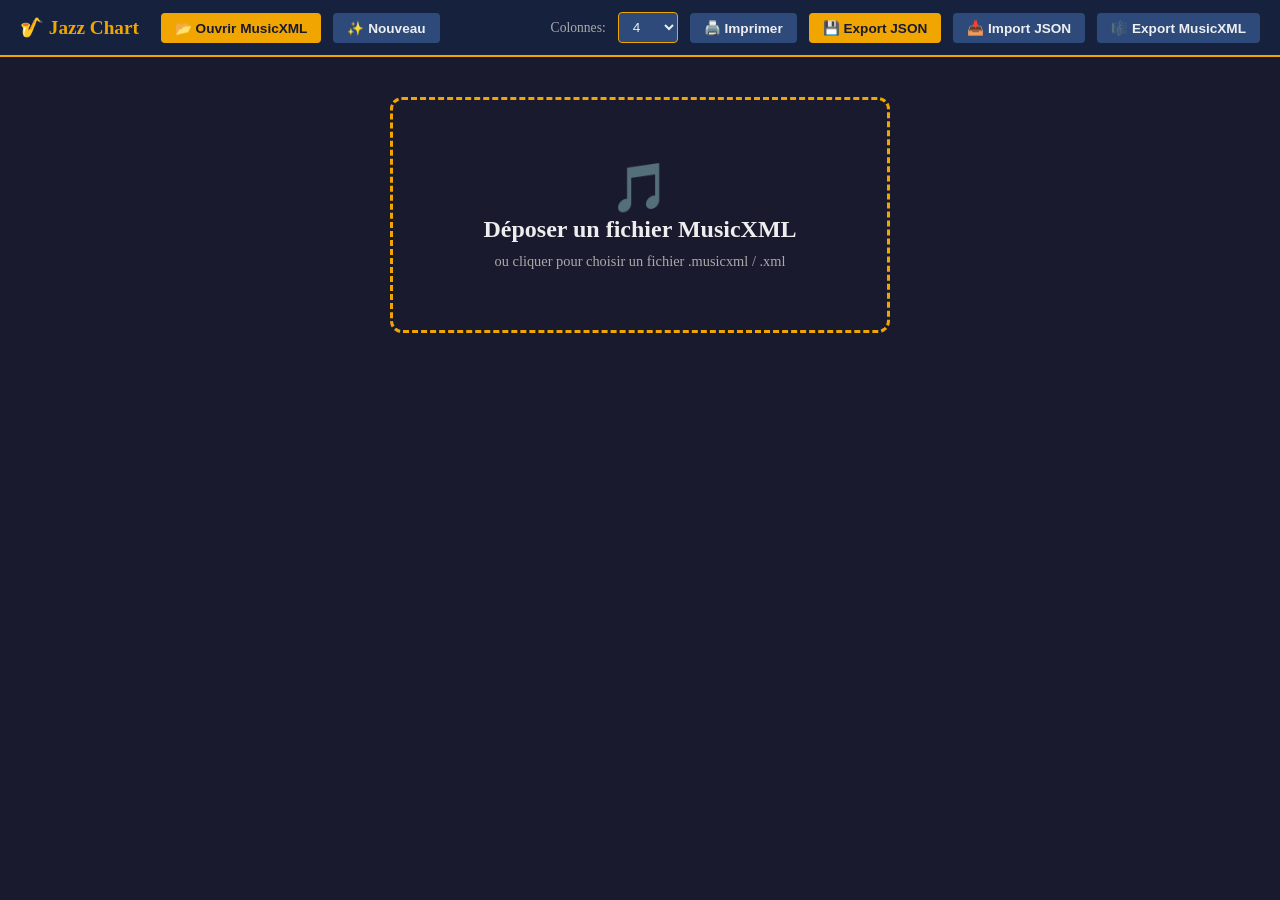
<file: LV_JazzGrid_Editor._v01.html>
<!DOCTYPE html>
<html lang="fr">
<head>
<meta charset="UTF-8">
<meta name="viewport" content="width=device-width, initial-scale=1.0">
<title>Jazz Chart Editor</title>
<style>
  * { box-sizing: border-box; margin: 0; padding: 0; }
  body { font-family: 'Georgia', serif; background: #1a1a2e; color: #eee; min-height: 100vh; }

  #toolbar { background:#16213e; padding:12px 20px; display:flex; align-items:center; gap:12px; flex-wrap:wrap; border-bottom:2px solid #f0a500; position:sticky; top:0; z-index:100; }
  #toolbar h1 { font-size:1.2rem; color:#f0a500; margin-right:10px; }
  .btn { background:#f0a500; color:#1a1a2e; border:none; padding:7px 14px; border-radius:4px; cursor:pointer; font-weight:bold; font-size:0.85rem; transition:background 0.2s; }
  .btn:hover { background:#ffc107; }
  .btn.secondary { background:#2d4a7a; color:#eee; }
  .btn.secondary:hover { background:#3a5f9a; }
  .btn.danger { background:#c0392b; color:#fff; }
  select, input[type="text"], input[type="number"] { background:#2d4a7a; color:#eee; border:1px solid #f0a500; padding:6px 10px; border-radius:4px; font-size:0.85rem; }
  label { font-size:0.85rem; color:#aaa; }

  #dropzone { border:3px dashed #f0a500; border-radius:12px; margin:40px auto; max-width:500px; padding:60px 40px; text-align:center; cursor:pointer; transition:background 0.2s; }
  #dropzone:hover, #dropzone.drag-over { background:rgba(240,165,0,0.1); }
  #dropzone p { color:#aaa; margin-top:10px; font-size:0.9rem; }
  #dropzone .icon { font-size:3rem; }
  #file-input { display:none; }

  #chart-editor { display:none; padding:20px; }
  #chart-header { text-align:center; margin-bottom:20px; }
  #chart-title { font-size:2rem; font-weight:bold; color:#f0a500; border:none; background:transparent; text-align:center; width:100%; outline:none; border-bottom:1px dashed #555; }
  #chart-meta { display:flex; justify-content:center; gap:20px; margin-top:8px; flex-wrap:wrap; font-size:0.9rem; color:#aaa; }
  #chart-meta input { width:120px; text-align:center; }

  /* SECTIONS */
  .section { margin-bottom:30px; background:#16213e; border-radius:8px; overflow:hidden; border:1px solid #2d4a7a; }
  .section-header { background:#0f3460; padding:8px 14px; display:flex; align-items:center; gap:8px; flex-wrap:wrap; }
  .section-header-top { display:flex; align-items:center; gap:8px; width:100%; }
  .section-label { font-weight:bold; color:#f0a500; font-size:0.9rem; border:none; background:none; border-bottom:1px dashed #f0a50055; padding:2px 6px; cursor:pointer; }
  .section-annot-row { width:100%; display:flex; align-items:center; gap:8px; padding-top:4px; border-top:1px dashed #1a3060; margin-top:2px; }
  .section-annot-input { flex:1; background:transparent; border:none; outline:none; color:#93c5fd; font-size:0.78rem; font-style:italic; font-family:Georgia,serif; }
  .section-annot-input::placeholder { color:#2d4a7a; }
  .section-annot-badge { font-size:0.65rem; color:#3d6aaa; }
  .section-actions { margin-left:auto; display:flex; gap:6px; }
  .section-actions button { background:none; border:1px solid #555; color:#aaa; padding:3px 8px; border-radius:3px; cursor:pointer; font-size:0.75rem; }
  .section-actions button:hover { border-color:#f0a500; color:#f0a500; }
  .section-annot-display { padding:6px 14px 4px; background:#0a2040; font-size:0.78rem; font-style:italic; color:#93c5fd; border-bottom:1px solid #1a3060; display:flex; gap:8px; align-items:flex-start; }
  .section-annot-display .annot-icon { color:#3d6aaa; flex-shrink:0; }

  /* GRID */
  .measures-grid { display:grid; padding:12px; gap:6px; }

  /* MEASURE */
  .measure { background:#1e3a5f; border:1px solid #2d5a8a; border-radius:4px; padding:4px; position:relative; transition:border-color 0.2s; display:flex; flex-direction:column; gap:0; }
  .measure:hover { border-color:#f0a500; }
  .measure-number { font-size:0.6rem; color:#445; user-select:none; align-self:flex-start; padding-left:2px; margin-bottom:1px; }
  .barline-repeat-start { border-left:4px double #f0a500; }
  .barline-repeat-end   { border-right:4px double #f0a500; }

  /* BEAT SLOTS — each chord gets its own column block */
  .beats-row { display:flex; gap:2px; }

  /* CHORD SLOT — contains chord header + theory rows */
  .chord-slot { flex:1; display:flex; flex-direction:column; border:1px solid transparent; border-radius:4px; transition:border-color 0.15s; cursor:pointer; min-width:0; }
  .chord-slot:hover { border-color:#f0a50088; background:rgba(240,165,0,0.06); }
  .chord-slot:hover .chord-edit-hint { opacity:1; }

  .chord-header { text-align:center; padding:6px 2px 2px; }
  .chord-symbol { font-size:1.05rem; font-weight:bold; color:#eee; line-height:1.2; }
  .chord-duration { font-size:0.6rem; color:#88a; }
  .chord-edit-hint { font-size:0.55rem; color:#f0a500; opacity:0; transition:opacity 0.15s; text-align:center; }

  /* THEORY rows inside each chord slot */
  .chord-theory { border-top:1px dashed #2a3a5a; padding-top:2px; margin-top:2px; display:flex; flex-direction:column; gap:2px; }
  .theory-row { display:flex; align-items:baseline; gap:3px; font-size:0.6rem; line-height:1.3; padding:0 2px; }
  .theory-row-label { color:#7a6aaa; font-size:0.55rem; font-weight:bold; text-transform:uppercase; min-width:16px; flex-shrink:0; }
  .theory-row-value { font-family:'Courier New',monospace; word-break:break-word; }
  .mode-val  { color:#c4b5fd; font-style:italic; }
  .arp-val   { color:#7dd3fc; }
  .tens-val  { color:#86efac; }

  /* CHORD FREE ANNOT */
  .chord-free-annot { font-size:0.62rem; font-style:italic; padding:1px 3px; border-top:1px dashed #3d2a6a; word-break:break-word; line-height:1.3; }

  /* ANNOT ICON per chord slot */
  .chord-annot-icon { font-size:0.58rem; text-align:center; opacity:0; color:#a78bfa; transition:opacity 0.15s; }
  .chord-slot:hover .chord-annot-icon { opacity:0.8; }
  .chord-slot.has-annot .chord-annot-icon { opacity:0.6; }

  /* Delete chord btn */
  .chord-del-btn { position:absolute; top:2px; right:2px; background:none; border:none; color:#c0392b; font-size:0.6rem; cursor:pointer; opacity:0; transition:opacity 0.2s; }
  .measure:hover .chord-del-btn { opacity:1; }

  /* ADD CHORD inside measure */
  .add-chord-btn { align-self:stretch; display:flex; align-items:center; justify-content:center; min-width:22px; background:none; border:1px dashed #2d5a8a; border-radius:4px; color:#2d5a8a; cursor:pointer; font-size:1rem; transition:all 0.15s; flex-shrink:0; }
  .add-chord-btn:hover { border-color:#f0a500; color:#f0a500; }

  /* MODALS */
  .overlay { display:none; position:fixed; top:0;left:0;right:0;bottom:0; background:rgba(0,0,0,0.7); z-index:200; align-items:center; justify-content:center; }
  .overlay.active { display:flex; }
  .modal-box { background:#16213e; border-radius:10px; padding:22px; max-width:95vw; max-height:92vh; overflow-y:auto; }

  /* Chord edit modal */
  #modal { border:2px solid #f0a500; width:480px; }
  #modal h3 { color:#f0a500; margin-bottom:14px; }
  .modal-row { display:flex; gap:8px; align-items:center; margin-bottom:8px; flex-wrap:wrap; }
  .modal-row label { min-width:100px; font-size:0.85rem; color:#aaa; }
  .chord-btn-grid { display:grid; grid-template-columns:repeat(6,1fr); gap:4px; margin:8px 0; }
  .chord-btn { padding:5px; background:#2d4a7a; border:1px solid #3d6a9a; color:#eee; border-radius:3px; cursor:pointer; font-size:0.75rem; text-align:center; transition:background 0.15s; }
  .chord-btn:hover,.chord-btn.active { background:#f0a500; color:#1a1a2e; }
  .modal-footer { display:flex; gap:8px; justify-content:flex-end; margin-top:14px; }

  /* Annotation modal */
  #annot-modal-box { border:2px solid #a78bfa; width:580px; }
  #annot-modal-box h3 { color:#a78bfa; margin-bottom:12px; font-size:1rem; }
  .annot-block { background:#12102a; border:1px solid #2d1a5a; border-radius:8px; padding:12px; margin-bottom:10px; }
  .annot-block-header { display:flex; align-items:center; justify-content:space-between; margin-bottom:8px; }
  .annot-block-title { font-size:0.72rem; color:#a78bfa; text-transform:uppercase; letter-spacing:1px; font-weight:bold; }
  .toggle-btn { padding:4px 12px; border-radius:20px; border:1px solid #3d2a6a; background:#1a1a2e; color:#aaa; cursor:pointer; font-size:0.75rem; transition:all 0.15s; user-select:none; }
  .toggle-btn.on { background:#2d1a5a; border-color:#a78bfa; color:#c4b5fd; }

  .mode-grid { display:grid; grid-template-columns:1fr 1fr; gap:6px; }
  .mode-card { background:#1e2a4a; border:1px solid #2d4a7a; border-radius:6px; padding:8px 10px; cursor:pointer; transition:all 0.15s; }
  .mode-card:hover { border-color:#a78bfa; }
  .mode-card.selected { border-color:#a78bfa; background:#2a1a5a; }
  .mode-name { font-weight:bold; color:#c4b5fd; font-size:0.82rem; }
  .mode-notes { font-size:0.7rem; color:#7dd3fc; font-family:'Courier New',monospace; margin-top:2px; }
  .mode-desc { font-size:0.68rem; color:#666; margin-top:1px; font-style:italic; }
  .mode-selected-badge { font-size:0.62rem; color:#a78bfa; background:#1a1a2e; border-radius:10px; padding:1px 6px; border:1px solid #a78bfa; }

  .arp-root-row { display:flex; flex-wrap:wrap; gap:6px; margin-bottom:8px; }
  .arp-pill { background:#1e3a5f; border:1px solid #3d6aaa; border-radius:10px; padding:3px 10px; font-size:0.8rem; color:#eee; }
  .arp-pill.root { background:#f0a500; color:#1a1a2e; font-weight:bold; border-color:#f0a500; }
  .inv-list { display:flex; flex-direction:column; gap:5px; }
  .inv-card { display:flex; align-items:center; gap:10px; background:#1a2a3a; border:1px solid #2d4a7a; border-radius:6px; padding:6px 10px; cursor:pointer; transition:all 0.15s; }
  .inv-card:hover { border-color:#7dd3fc; }
  .inv-card.selected { border-color:#7dd3fc; background:#1a2a4a; }
  .inv-label { font-size:0.7rem; color:#556; min-width:140px; }
  .inv-notes { font-family:'Courier New',monospace; font-size:0.82rem; color:#7dd3fc; }
  .inv-intervals { font-size:0.65rem; color:#556; margin-left:auto; }
  .inv-selected-badge { font-size:0.62rem; color:#7dd3fc; background:#1a1a2e; border-radius:10px; padding:1px 6px; border:1px solid #7dd3fc; margin-left:auto; }

  .tens-pills { display:flex; flex-wrap:wrap; gap:6px; }
  .tens-pill { background:#1e3a5f; border:1px solid #3d6aaa; border-radius:10px; padding:3px 10px; font-size:0.8rem; color:#eee; cursor:pointer; transition:all 0.15s; }
  .tens-pill.available { border-color:#4aaa6a; color:#86efac; }
  .tens-pill.available.selected { background:#1e4a2e; }
  .tens-pill.avoid { border-color:#aa4a4a; color:#fca5a5; text-decoration:line-through; cursor:default; }

  #annot-text { width:100%; min-height:52px; background:#1e1630; border:1px solid #a78bfa; color:#eee; padding:8px; border-radius:6px; font-size:0.9rem; font-family:Georgia,serif; resize:vertical; }
  #annot-color-row { display:flex; gap:8px; align-items:center; margin-top:8px; flex-wrap:wrap; }
  .color-swatch { width:20px; height:20px; border-radius:50%; cursor:pointer; border:2px solid transparent; }
  .color-swatch.active { border-color:#fff; }
  #annot-style-row { display:flex; gap:10px; align-items:center; margin-top:6px; font-size:0.8rem; color:#aaa; }
  #annot-style-row label { display:flex; align-items:center; gap:4px; cursor:pointer; }
  #annot-footer { display:flex; gap:8px; justify-content:flex-end; margin-top:12px; }

  .add-measure-btn,.add-section-btn { border:2px dashed #2d5a8a; background:none; color:#2d5a8a; border-radius:4px; min-height:60px; cursor:pointer; font-size:1.4rem; display:flex; align-items:center; justify-content:center; transition:all 0.2s; }
  .add-measure-btn:hover,.add-section-btn:hover { border-color:#f0a500; color:#f0a500; }
  .add-section-btn { min-height:44px; width:100%; margin:8px 0; font-size:1rem; }
  .cols-select { width:60px; }

  /* PRINT */
  #print-contrast-bar { display:none; position:fixed; bottom:0;left:0;right:0; z-index:150; background:#16213e; border-top:2px solid #f0a500; padding:8px 20px; align-items:center; gap:16px; flex-wrap:wrap; }
  #print-contrast-bar span { font-size:0.82rem; color:#aaa; }
  #contrast-slider { width:160px; accent-color:#f0a500; }
  #contrast-preview { font-size:0.75rem; color:#f0a500; }

  @media print {
    body { background:white; }
    #toolbar,#print-contrast-bar,.section-actions,.add-measure-btn,.add-section-btn,.chord-annot-icon,.chord-edit-hint,.chord-del-btn,.add-chord-btn { display:none !important; }
    .section { border:2px solid #000; background:white; page-break-inside:avoid; margin-bottom:14px; }
    .section-header { background:#ddd; }
    .section-label { color:#000; }
    .section-annot-input { color:#222; }
    .section-annot-display { background:#eee; color:#222; border-bottom-color:#aaa; }
    .measure { background:white; border:1.5px solid #333; }
    .chord-symbol { color:#000!important; font-size:1.1rem; }
    .chord-duration { color:#333!important; }
    .measure-number { color:#555; }
    .mode-val,.arp-val,.tens-val { color:#111!important; }
    .theory-row-label { color:#444!important; }
    .chord-theory { border-top-color:#aaa; }
    .chord-free-annot { color:#222!important; border-top-color:#aaa; }
    .barline-repeat-start { border-left-color:#000; }
    .barline-repeat-end   { border-right-color:#000; }
  }
</style>
</head>
<body>

<div id="toolbar">
  <h1>🎷 Jazz Chart</h1>
  <input type="file" id="file-input" accept=".musicxml,.xml">
  <button class="btn" onclick="document.getElementById('file-input').click()">📂 Ouvrir MusicXML</button>
  <button class="btn secondary" onclick="newChart()">✨ Nouveau</button>
  <span style="flex:1"></span>
  <label>Colonnes:</label>
  <select class="cols-select" id="global-cols" onchange="render()">
    <option value="4" selected>4</option><option value="3">3</option>
    <option value="2">2</option><option value="1">1</option>
  </select>
  <button class="btn secondary" onclick="openPrintPanel()">🖨️ Imprimer</button>
  <button class="btn" onclick="exportJSON()">💾 Export JSON</button>
  <input type="file" id="import-json" accept=".json" style="display:none">
  <button class="btn secondary" onclick="document.getElementById('import-json').click()">📥 Import JSON</button>
  <button class="btn secondary" onclick="exportMusicXML()">🎼 Export MusicXML</button>
</div>

<div id="dropzone" onclick="document.getElementById('file-input').click()">
  <div class="icon">🎵</div>
  <h2>Déposer un fichier MusicXML</h2>
  <p>ou cliquer pour choisir un fichier .musicxml / .xml</p>
</div>

<div id="chart-editor">
  <div id="chart-header">
    <input id="chart-title" type="text" value="Mon Thème Jazz">
    <div id="chart-meta">
      <span>Tonalité: <input type="text" id="meta-key" value="C" style="width:60px"></span>
      <span>Tempo: <input type="number" id="meta-tempo" value="120" style="width:70px"> BPM</span>
      <span>Mesure: <input type="text" id="meta-time" value="4/4" style="width:60px"></span>
      <span>Style: <input type="text" id="meta-style" value="Swing" style="width:100px"></span>
    </div>
  </div>
  <div id="sections-container"></div>
  <button class="add-section-btn" onclick="addSection()">+ Ajouter une section</button>
</div>

<!-- CHORD EDIT MODAL -->
<div id="modal-overlay" class="overlay">
  <div id="modal" class="modal-box">
    <h3 id="modal-title">Éditer l'accord</h3>
    <div style="margin-bottom:12px;"><label style="color:#f0a500;font-size:0.8rem;">FONDAMENTALE</label><div class="chord-btn-grid" id="root-btns"></div></div>
    <div style="margin-bottom:12px;"><label style="color:#f0a500;font-size:0.8rem;">QUALITÉ</label><div class="chord-btn-grid" id="quality-btns"></div></div>
    <div style="margin-bottom:12px;"><label style="color:#f0a500;font-size:0.8rem;">TENSIONS / OPTIONS</label><div class="chord-btn-grid" id="ext-btns"></div></div>
    <div class="modal-row"><label>Basse (slash):</label><input type="text" id="bass-input" placeholder="ex: G" style="width:70px"><button class="chord-btn" onclick="document.getElementById('bass-input').value=''">Effacer</button></div>
    <div class="modal-row"><label>Accord libre:</label><input type="text" id="free-chord" placeholder="ex: Cmaj7#11" style="flex:1"></div>
    <div class="modal-row"><label>Durée (temps):</label><input type="number" id="chord-beats" min="1" max="8" value="4" style="width:70px"></div>
    <div class="modal-footer">
      <button class="btn danger" onclick="deleteChord()">🗑 Supprimer</button>
      <button class="btn secondary" onclick="closeModal()">Annuler</button>
      <button class="btn" onclick="applyChord()">✓ Appliquer</button>
    </div>
  </div>
</div>

<!-- ANNOTATION MODAL -->
<div id="annot-overlay" class="overlay">
  <div id="annot-modal-box" class="modal-box">
    <h3>✏️ Annotation — <span id="annot-chord-name" style="color:#f0a500"></span></h3>

    <div class="annot-block">
      <div class="annot-block-header"><span class="annot-block-title">🎼 Mode</span><div class="toggle-btn" id="toggle-mode" onclick="toggleSection('mode')">Afficher dans la mesure</div></div>
      <div style="font-size:0.72rem;color:#666;margin-bottom:8px;">Modes compatibles — cliquer pour sélectionner :</div>
      <div class="mode-grid" id="modal-modes-list"></div>
    </div>

    <div class="annot-block">
      <div class="annot-block-header"><span class="annot-block-title">🎹 Arpège 4 sons</span><div class="toggle-btn" id="toggle-arp" onclick="toggleSection('arp')">Afficher dans la mesure</div></div>
      <div style="font-size:0.72rem;color:#666;margin-bottom:6px;">Notes de base :</div>
      <div class="arp-root-row" id="modal-arp-root"></div>
      <div style="font-size:0.72rem;color:#666;margin:8px 0 6px;">Renversements :</div>
      <div class="inv-list" id="modal-inv-list"></div>
    </div>

    <div class="annot-block">
      <div class="annot-block-header"><span class="annot-block-title">⚡ Tensions</span><div class="toggle-btn" id="toggle-tens" onclick="toggleSection('tens')">Afficher dans la mesure</div></div>
      <div style="font-size:0.72rem;color:#666;margin-bottom:6px;">Cliquer pour sélectionner :</div>
      <div class="tens-pills" id="modal-tens-pills"></div>
      <div id="modal-avoid-wrap" style="margin-top:8px;display:none"><div style="font-size:0.65rem;color:#666;margin-bottom:4px;">À éviter :</div><div class="tens-pills" id="modal-avoid-pills"></div></div>
    </div>

    <div class="annot-block">
      <div class="annot-block-header"><span class="annot-block-title">📝 Note libre</span><div class="toggle-btn" id="toggle-free" onclick="toggleSection('free')">Afficher dans la mesure</div></div>
      <textarea id="annot-text" placeholder="Indication de jeu, doigtés, remarques..."></textarea>
      <div id="annot-color-row">
        <span style="font-size:0.75rem;color:#aaa;margin-right:4px;">Couleur :</span>
        <div class="color-swatch active" data-color="#c4b5fd" style="background:#c4b5fd" onclick="selectAnnotColor(this)"></div>
        <div class="color-swatch" data-color="#86efac" style="background:#86efac" onclick="selectAnnotColor(this)"></div>
        <div class="color-swatch" data-color="#fca5a5" style="background:#fca5a5" onclick="selectAnnotColor(this)"></div>
        <div class="color-swatch" data-color="#fcd34d" style="background:#fcd34d" onclick="selectAnnotColor(this)"></div>
        <div class="color-swatch" data-color="#7dd3fc" style="background:#7dd3fc" onclick="selectAnnotColor(this)"></div>
        <div class="color-swatch" data-color="#f0a500" style="background:#f0a500" onclick="selectAnnotColor(this)"></div>
      </div>
      <div id="annot-style-row">
        <label><input type="checkbox" id="annot-bold"> Gras</label>
        <label><input type="checkbox" id="annot-italic" checked> Italique</label>
      </div>
    </div>

    <div id="annot-footer">
      <button class="btn danger" onclick="clearAnnotation()">🗑 Tout effacer</button>
      <button class="btn secondary" onclick="closeAnnotModal()">Annuler</button>
      <button class="btn" onclick="applyAnnotation()">✓ Appliquer</button>
    </div>
  </div>
</div>

<!-- SECTION LABEL MODAL -->
<div id="label-overlay" class="overlay">
  <div class="modal-box" style="border:2px solid #f0a500;width:380px;">
    <h3 style="color:#f0a500;margin-bottom:14px;font-size:1rem;">✏️ Lettre de section</h3>
    <div style="margin-bottom:12px;"><div style="font-size:0.75rem;color:#888;margin-bottom:6px;">Lettre principale :</div><div style="display:flex;flex-wrap:wrap;gap:6px;" id="letter-btns"></div></div>
    <div style="margin-bottom:14px;"><div style="font-size:0.75rem;color:#888;margin-bottom:6px;">Suffixe :</div><div style="display:flex;flex-wrap:wrap;gap:6px;" id="suffix-btns"></div></div>
    <div style="font-size:0.85rem;color:#aaa;margin-bottom:14px;">Aperçu : <span id="label-preview" style="color:#f0a500;font-weight:bold;font-size:1.1rem;margin-left:8px;"></span></div>
    <div style="display:flex;gap:8px;justify-content:flex-end;">
      <button class="btn secondary" onclick="closeLabelModal()">Annuler</button>
      <button class="btn" onclick="applyLabel()">✓ Appliquer</button>
    </div>
  </div>
</div>

<!-- PRINT BAR -->
<div id="print-contrast-bar">
  <span>🖨️ Thème :</span>
  <div style="display:flex;gap:6px;align-items:center;">
    <button class="toggle-btn on" id="theme-light-btn" onclick="setPrintTheme('light')">☀️ Clair</button>
    <button class="toggle-btn" id="theme-dark-btn" onclick="setPrintTheme('dark')">🌙 Sombre</button>
  </div>
  <span style="margin-left:8px;">Contraste :</span>
  <input type="range" id="contrast-slider" min="1" max="5" value="3" oninput="updateContrastPreview()">
  <span id="contrast-preview">Standard</span>
  <span style="margin-left:8px;">Couleurs sections :</span>
  <div style="display:flex;gap:4px;align-items:center;" id="section-color-preview"></div>
  <button class="btn" onclick="doPrint()" style="padding:5px 14px;">Imprimer</button>
  <button class="btn secondary" onclick="closePrintPanel()" style="padding:5px 10px;">✕</button>
</div>

<script>
// ========================
// MUSIC THEORY ENGINE
// ========================
const CHROMATIC=['C','C#','D','D#','E','F','F#','G','G#','A','A#','B'];
const ENH={'C#':'Db','D#':'Eb','F#':'Gb','G#':'Ab','A#':'Bb','Db':'C#','Eb':'D#','Gb':'F#','Ab':'G#','Bb':'A#'};
function noteIdx(n){ const i=CHROMATIC.indexOf(n); return i!==-1?i:(ENH[n]?CHROMATIC.indexOf(ENH[n]):-1); }
function tr(root,s){ const idx=noteIdx(root);if(idx===-1)return '?'; const r=CHROMATIC[(idx+s+12)%12]; return ['F','Bb','Eb','Ab','Db','Gb'].includes(root)&&ENH[r]?ENH[r]:r; }

const ARP_DEF={
  '':     {i:[0,4,7,12],n:['1','3','5','8']},'maj7':{i:[0,4,7,11],n:['1','3','5','7']},
  'maj9': {i:[0,4,7,11],n:['1','3','5','7']},'maj13':{i:[0,4,7,11],n:['1','3','5','7']},
  '6':    {i:[0,4,7,9],n:['1','3','5','6']},'6/9':{i:[0,4,7,9],n:['1','3','5','6']},
  'm':    {i:[0,3,7,12],n:['1','b3','5','8']},'m6':{i:[0,3,7,9],n:['1','b3','5','6']},
  'm7':   {i:[0,3,7,10],n:['1','b3','5','b7']},'m9':{i:[0,3,7,10],n:['1','b3','5','b7']},
  'm11':  {i:[0,3,7,10],n:['1','b3','5','b7']},'m13':{i:[0,3,7,10],n:['1','b3','5','b7']},
  'mM7':  {i:[0,3,7,11],n:['1','b3','5','7']},
  '7':    {i:[0,4,7,10],n:['1','3','5','b7']},'9':{i:[0,4,7,10],n:['1','3','5','b7']},
  '11':   {i:[0,4,7,10],n:['1','3','5','b7']},'13':{i:[0,4,7,10],n:['1','3','5','b7']},
  'dim':  {i:[0,3,6,12],n:['1','b3','b5','8']},'dim7':{i:[0,3,6,9],n:['1','b3','b5','bb7']},
  'm7b5': {i:[0,3,6,10],n:['1','b3','b5','b7']},'aug':{i:[0,4,8,12],n:['1','3','#5','8']},
  'sus2': {i:[0,2,7,12],n:['1','2','5','8']},'sus4':{i:[0,5,7,12],n:['1','4','5','8']},
  '7sus4':{i:[0,5,7,10],n:['1','4','5','b7']},
};

function getInversions(root,quality){
  const def=ARP_DEF[quality]||ARP_DEF['maj7'];
  const base=def.i.map(s=>tr(root,s)), baseN=def.n;
  return ['Position fondamentale','1er renversement','2ème renversement','3ème renversement'].map((label,k)=>({
    label, notes:[...base.slice(k),...base.slice(0,k)], degrees:[...baseN.slice(k),...baseN.slice(0,k)]
  }));
}

const MODES_DEF={
  '':     [{name:'Ionien',desc:'1 2 3 4 5 6 7',i:[0,2,4,5,7,9,11]}],
  'maj7': [{name:'Ionien',desc:'1 2 3 4 5 6 7',i:[0,2,4,5,7,9,11]},{name:'Lydien',desc:'1 2 3 #4 5 6 7',i:[0,2,4,6,7,9,11]}],
  'maj9': [{name:'Ionien',desc:'1 2 3 4 5 6 7',i:[0,2,4,5,7,9,11]},{name:'Lydien',desc:'1 2 3 #4 5 6 7',i:[0,2,4,6,7,9,11]}],
  'maj13':[{name:'Ionien',desc:'1 2 3 4 5 6 7',i:[0,2,4,5,7,9,11]},{name:'Lydien',desc:'1 2 3 #4 5 6 7',i:[0,2,4,6,7,9,11]}],
  '6':    [{name:'Ionien',desc:'1 2 3 4 5 6 7',i:[0,2,4,5,7,9,11]}],
  '6/9':  [{name:'Ionien',desc:'1 2 3 4 5 6 7',i:[0,2,4,5,7,9,11]},{name:'Lydien',desc:'1 2 3 #4 5 6 7',i:[0,2,4,6,7,9,11]}],
  'm':    [{name:'Dorien',desc:'1 2 b3 4 5 6 b7',i:[0,2,3,5,7,9,10]},{name:'Éolien',desc:'1 2 b3 4 5 b6 b7',i:[0,2,3,5,7,8,10]},{name:'Phrygien',desc:'1 b2 b3 4 5 b6 b7',i:[0,1,3,5,7,8,10]}],
  'm6':   [{name:'Dorien',desc:'1 2 b3 4 5 6 b7',i:[0,2,3,5,7,9,10]},{name:'Mél. min.',desc:'1 2 b3 4 5 6 7',i:[0,2,3,5,7,9,11]}],
  'm7':   [{name:'Dorien',desc:'1 2 b3 4 5 6 b7',i:[0,2,3,5,7,9,10]},{name:'Éolien',desc:'1 2 b3 4 5 b6 b7',i:[0,2,3,5,7,8,10]},{name:'Phrygien',desc:'1 b2 b3 4 5 b6 b7',i:[0,1,3,5,7,8,10]}],
  'm9':   [{name:'Dorien',desc:'1 2 b3 4 5 6 b7',i:[0,2,3,5,7,9,10]}],
  'm11':  [{name:'Dorien',desc:'1 2 b3 4 5 6 b7',i:[0,2,3,5,7,9,10]}],
  'm13':  [{name:'Dorien',desc:'1 2 b3 4 5 6 b7',i:[0,2,3,5,7,9,10]}],
  'mM7':  [{name:'Mél. min.',desc:'1 2 b3 4 5 6 7',i:[0,2,3,5,7,9,11]}],
  '7':    [{name:'Mixo.',desc:'1 2 3 4 5 6 b7',i:[0,2,4,5,7,9,10]},{name:'Lydien b7',desc:'1 2 3 #4 5 6 b7',i:[0,2,4,6,7,9,10]},{name:'Mixo. b9b13',desc:'1 b2 3 4 5 b6 b7',i:[0,1,4,5,7,8,10]},{name:'Altéré',desc:'1 b2 #2 3 b5 b6 b7',i:[0,1,3,4,6,8,10]}],
  '9':    [{name:'Mixo.',desc:'1 2 3 4 5 6 b7',i:[0,2,4,5,7,9,10]},{name:'Lydien b7',desc:'1 2 3 #4 5 6 b7',i:[0,2,4,6,7,9,10]}],
  '11':   [{name:'Mixo.',desc:'1 2 3 4 5 6 b7',i:[0,2,4,5,7,9,10]}],
  '13':   [{name:'Mixo.',desc:'1 2 3 4 5 6 b7',i:[0,2,4,5,7,9,10]},{name:'Lydien b7',desc:'1 2 3 #4 5 6 b7',i:[0,2,4,6,7,9,10]}],
  'dim':  [{name:'Dim. (T-ST)',desc:'1 2 b3 4 b5 b6 6 7',i:[0,2,3,5,6,8,9,11]}],
  'dim7': [{name:'Dim. (ST-T)',desc:'1 b2 b3 3 b5 5 6 b7',i:[0,1,3,4,6,7,9,10]}],
  'm7b5': [{name:'Locrien',desc:'1 b2 b3 4 b5 b6 b7',i:[0,1,3,5,6,8,10]},{name:'Locrien #2',desc:'1 2 b3 4 b5 b6 b7',i:[0,2,3,5,6,8,10]}],
  'aug':  [{name:'Lyd. augm.',desc:'1 2 3 #4 #5 6 7',i:[0,2,4,6,8,9,11]},{name:'Tons entiers',desc:'1 2 3 #4 #5 b7',i:[0,2,4,6,8,10]}],
  'sus2': [{name:'Mixo',desc:'1 2 3 4 5 6 b7',i:[0,2,4,5,7,9,10]}],
  'sus4': [{name:'Mixo',desc:'1 2 3 4 5 6 b7',i:[0,2,4,5,7,9,10]},{name:'Dorien',desc:'1 2 b3 4 5 6 b7',i:[0,2,3,5,7,9,10]}],
  '7sus4':[{name:'Mixo',desc:'1 2 3 4 5 6 b7',i:[0,2,4,5,7,9,10]}],
};

const TENSION_IV={'b9':1,'9':2,'#9':3,'11':5,'#11':6,'b13':8,'13':9,'b2':1,'b7':10,'4':5,'b6':8};
const TENS_DEF={
  '':     {a:['9','13'],av:['b7']},'maj7':{a:['9','#11','13'],av:[]},'maj9':{a:['9','#11','13'],av:[]},
  'maj13':{a:['9','#11','13'],av:[]},'6':{a:['9','#11'],av:[]},'6/9':{a:['9','#11'],av:[]},
  'm':    {a:['9','11'],av:[]},'m6':{a:['9','11'],av:[]},'m7':{a:['9','11'],av:[]},
  'm9':   {a:['9','11'],av:[]},'m11':{a:['9','11'],av:[]},'m13':{a:['9','11','13'],av:[]},'mM7':{a:['9','11'],av:[]},
  '7':    {a:['b9','9','#9','#11','b13','13'],av:[]},'9':{a:['#11','b13','13'],av:[]},
  '11':   {a:['b9','9','13'],av:[]},'13':{a:['b9','9','#9','#11'],av:[]},
  'dim':  {a:['9','11','b13'],av:[]},'dim7':{a:['9','11','b13'],av:[]},'m7b5':{a:['9','11','b13'],av:[]},
  'aug':  {a:['9','#11'],av:[]},'sus2':{a:['4','b7'],av:[]},'sus4':{a:['9','b7'],av:[]},'7sus4':{a:['b9','9','13'],av:[]},
};

// ========================
// DATA MODEL
// annotation now lives on each chord object:
// chord.annot = { showMode, showArp, showTens, showFree, modeIdx, invIdx, selTens[], freeText, freeColor, freeBold, freeItalic }
// ========================
let chartData={title:'Mon Thème Jazz',key:'C',tempo:120,timeSig:'4/4',style:'Swing',sections:[]};
let editTarget=null; // {si,mi,ci}
let annotTarget=null; // {si,mi,ci}
let selectedRoot='C',selectedQuality='maj7',selectedExts=[];
let selectedAnnotColor='#c4b5fd';
let aShow={mode:false,arp:false,tens:false,free:false};
let aState={modeIdx:0,invIdx:0,selTens:[]};

const ROOTS=['C','C#','Db','D','D#','Eb','E','F','F#','Gb','G','G#','Ab','A','A#','Bb','B'];
const QUALITIES=[
  {label:'',value:''},{label:'maj7',value:'maj7'},{label:'maj9',value:'maj9'},
  {label:'maj13',value:'maj13'},{label:'6',value:'6'},{label:'6/9',value:'6/9'},
  {label:'m',value:'m'},{label:'m6',value:'m6'},{label:'m7',value:'m7'},
  {label:'m9',value:'m9'},{label:'m11',value:'m11'},{label:'m13',value:'m13'},
  {label:'mM7',value:'mM7'},{label:'7',value:'7'},{label:'9',value:'9'},
  {label:'11',value:'11'},{label:'13',value:'13'},{label:'dim',value:'dim'},
  {label:'dim7',value:'dim7'},{label:'ø7',value:'m7b5'},{label:'aug',value:'aug'},
  {label:'sus2',value:'sus2'},{label:'sus4',value:'sus4'},{label:'7sus4',value:'7sus4'},
];
const EXTS=['b5','#5','b9','#9','#11','b13','add9','add11','omit3'];

// ========================
// MUSICXML PARSER
// ========================
function parseMusicXML(xmlStr){
  const doc=new DOMParser().parseFromString(xmlStr,'application/xml');
  const te=doc.querySelector('work-title,movement-title');
  const title=te?te.textContent.trim():'Thème';
  let tempo=120; const se=doc.querySelector('sound[tempo]'); if(se)tempo=parseInt(se.getAttribute('tempo'));
  let ts='4/4'; const b=doc.querySelector('beats'),bt=doc.querySelector('beat-type'); if(b&&bt)ts=`${b.textContent}/${bt.textContent}`;
  const bpm=parseInt(ts.split('/')[0])||4;
  let key='C'; const fi=doc.querySelector('fifths'); if(fi){const f=parseInt(fi.textContent);const km={0:'C',1:'G',2:'D',3:'A',4:'E',5:'B',6:'F#','-1':'F','-2':'Bb','-3':'Eb','-4':'Ab','-5':'Db','-6':'Gb'};key=km[f]||'C';}
  const measures=doc.querySelectorAll('measure'),pm=[];
  measures.forEach((m,idx)=>{
    const md={number:idx+1,chords:[],repeatStart:false,repeatEnd:false};
    m.querySelectorAll('barline').forEach(bl=>{const loc=bl.getAttribute('location'),rep=bl.querySelector('repeat');if(rep){if(loc==='left'||rep.getAttribute('direction')==='forward')md.repeatStart=true;if(loc==='right'||rep.getAttribute('direction')==='backward')md.repeatEnd=true;}});
    m.querySelectorAll('harmony').forEach(h=>{
      const re=h.querySelector('root-step'),ae=h.querySelector('root-alter'),ke=h.querySelector('kind'),be=h.querySelector('bass-step'),bae=h.querySelector('bass-alter');
      if(!re)return; let root=re.textContent.trim();
      if(ae){const a=parseFloat(ae.textContent);if(a===1)root+='#';if(a===-1)root+='b';}
      let kind=ke?ke.getAttribute('text')||ke.textContent.trim():'';
      const km={'major':'','minor':'m','dominant':'7','major-seventh':'maj7','minor-seventh':'m7','diminished':'dim','augmented':'aug','half-diminished':'m7b5','diminished-seventh':'dim7','major-ninth':'maj9','dominant-ninth':'9','minor-ninth':'m9','dominant-11th':'11','major-13th':'maj13','dominant-13th':'13','suspended-second':'sus2','suspended-fourth':'sus4','minor-major':'mM7'};
      if(km[kind]!==undefined)kind=km[kind];
      let bass=''; if(be){bass=be.textContent.trim();if(bae){const a=parseFloat(bae.textContent);if(a===1)bass+='#';if(a===-1)bass+='b';}}
      md.chords.push({symbol:root+kind+(bass?'/'+bass:''),beats:0,annot:null});
    });
    if(md.chords.length>0){const t=bpm;md.chords.forEach(c=>{c.beats=Math.round(t/md.chords.length);});const s=md.chords.slice(0,-1).reduce((a,c)=>a+c.beats,0);md.chords[md.chords.length-1].beats=t-s;}
    else md.chords.push({symbol:'%',beats:bpm,annot:null});
    pm.push(md);
  });
  const sections=[]; let cur={label:'A',annotation:'',measures:[]};
  measures.forEach((m,idx)=>{const r=m.querySelector('rehearsal');if(r&&idx>0){if(cur.measures.length>0)sections.push(cur);cur={label:r.textContent.trim(),annotation:'',measures:[]};}cur.measures.push(pm[idx]);});
  if(cur.measures.length>0)sections.push(cur);
  return {title,key,tempo,timeSig:ts,style:'Swing',sections};
}

function parseChordSym(sym){
  if(!sym||sym==='%'||sym==='–')return null;
  const c=sym.split('/')[0],rm=c.match(/^([A-G][#b]?)/);
  return rm?{root:rm[1],quality:c.slice(rm[1].length)}:null;
}

function fmtChord(sym){
  if(!sym||sym==='%')return '–';
  return sym.replace(/maj7/g,'Δ7').replace(/maj9/g,'Δ9').replace(/maj13/g,'Δ13').replace(/m7b5/g,'ø7').replace(/dim7/g,'°7').replace(/dim/g,'°');
}

// ========================
// RENDER
// ========================
function render(){
  document.getElementById('chart-title').value=chartData.title;
  document.getElementById('meta-key').value=chartData.key;
  document.getElementById('meta-tempo').value=chartData.tempo;
  document.getElementById('meta-time').value=chartData.timeSig;
  document.getElementById('meta-style').value=chartData.style;
  const cont=document.getElementById('sections-container'); cont.innerHTML='';
  chartData.sections.forEach((s,si)=>cont.appendChild(renderSection(s,si)));
}

function renderSection(section,si){
  const cols=parseInt(document.getElementById('global-cols').value)||4;
  const div=document.createElement('div'); div.className='section'; div.dataset.si=si;
  const hdr=document.createElement('div'); hdr.className='section-header';

  const topRow=document.createElement('div'); topRow.className='section-header-top';
  const li=document.createElement('button'); li.className='section-label';
  li.textContent=(section.label||'A')+' ✎'; li.title='Cliquer pour changer la lettre';
  li.onclick=()=>openLabelModal(si);
  const acts=document.createElement('div'); acts.className='section-actions';
  ['+ Mesure','⧉ Dupliquer','✕ Supprimer'].forEach((t,k)=>{
    const b=document.createElement('button'); b.textContent=t;
    b.onclick=[()=>addMeasure(si),()=>duplicateSection(si),()=>deleteSection(si)][k]; acts.appendChild(b);
  });
  topRow.append(li,acts);

  const annotRow=document.createElement('div'); annotRow.className='section-annot-row';
  const annotBadge=document.createElement('span'); annotBadge.className='section-annot-badge'; annotBadge.textContent='✎';
  const annotInput=document.createElement('input'); annotInput.type='text'; annotInput.className='section-annot-input';
  annotInput.value=section.annotation||''; annotInput.placeholder='Annotation de section…';
  const annotDisplayEl=document.createElement('div');
  annotInput.addEventListener('change',()=>{chartData.sections[si].annotation=annotInput.value;renderSectionAnnotDisplay(section.annotation,annotDisplayEl);});
  annotInput.addEventListener('input',()=>renderSectionAnnotDisplay(annotInput.value,annotDisplayEl));
  annotRow.append(annotBadge,annotInput);
  hdr.append(topRow,annotRow);
  renderSectionAnnotDisplay(section.annotation||'',annotDisplayEl);

  const grid=document.createElement('div'); grid.className='measures-grid';
  grid.style.gridTemplateColumns=`repeat(${cols},1fr)`;
  section.measures.forEach((m,mi)=>grid.appendChild(renderMeasure(m,si,mi)));
  const ab=document.createElement('button'); ab.className='add-measure-btn'; ab.textContent='+'; ab.onclick=()=>addMeasure(si);
  grid.appendChild(ab);
  div.append(hdr,annotDisplayEl,grid); return div;
}

function renderSectionAnnotDisplay(text,el){
  if(!text||!text.trim()){el.style.display='none';return;}
  el.style.display='flex'; el.className='section-annot-display';
  el.innerHTML=`<span class="annot-icon">💬</span><span>${escHtml(text)}</span>`;
}
function escHtml(s){ return s.replace(/&/g,'&amp;').replace(/</g,'&lt;').replace(/>/g,'&gt;'); }

function renderMeasure(measure,si,mi){
  const div=document.createElement('div'); div.className='measure';
  if(measure.repeatStart)div.classList.add('barline-repeat-start');
  if(measure.repeatEnd)div.classList.add('barline-repeat-end');

  const numEl=document.createElement('div'); numEl.className='measure-number'; numEl.textContent=mi+1; div.appendChild(numEl);

  const chords=measure.chords||[];
  const beatsRow=document.createElement('div'); beatsRow.className='beats-row';

  chords.forEach((chord,ci)=>{
    const slot=renderChordSlot(chord,si,mi,ci);
    beatsRow.appendChild(slot);
  });

  // Add chord button inside measure
  const addBtn=document.createElement('button'); addBtn.className='add-chord-btn'; addBtn.textContent='+'; addBtn.title='Ajouter un accord';
  addBtn.onclick=e=>{e.stopPropagation();openModal(si,mi,-1,null);}; beatsRow.appendChild(addBtn);

  div.appendChild(beatsRow);

  // Measure action buttons (delete + duplicate)
  const delM=document.createElement('button'); delM.className='chord-del-btn'; delM.textContent='✕'; delM.title='Supprimer mesure';
  delM.onclick=e=>{e.stopPropagation();deleteMeasure(si,mi);}; div.appendChild(delM);

  const dupM=document.createElement('button'); dupM.className='chord-del-btn';
  dupM.style.cssText='position:absolute;top:2px;right:18px;background:none;border:none;color:#f0a500;font-size:0.6rem;cursor:pointer;opacity:0;transition:opacity 0.2s;';
  dupM.textContent='⧉'; dupM.title='Dupliquer mesure';
  dupM.onclick=e=>{e.stopPropagation();duplicateMeasure(si,mi);}; div.appendChild(dupM);

  div.addEventListener('mouseenter',()=>dupM.style.opacity='1'); div.addEventListener('mouseleave',()=>dupM.style.opacity='0');

  div.addEventListener('contextmenu',e=>{e.preventDefault();openModal(si,mi,-1,null);});
  return div;
}

function renderChordSlot(chord,si,mi,ci){
  const annot=chord.annot||{};
  const parsed=parseChordSym(chord.symbol);

  const slot=document.createElement('div');
  slot.className='chord-slot'+(annot&&(annot.showMode||annot.showArp||annot.showTens||annot.showFree)?' has-annot':'');
  slot.style.flex=chord.beats||1;

  // Header
  const hdr=document.createElement('div'); hdr.className='chord-header';
  hdr.innerHTML=`<div class="chord-symbol">${fmtChord(chord.symbol)}</div><div class="chord-duration">${chord.beats||''}♩</div><div class="chord-edit-hint">clic: éditer</div>`;
  hdr.onclick=e=>{e.stopPropagation();openModal(si,mi,ci,chord);};
  slot.appendChild(hdr);

  // Theory rows
  if(parsed&&(annot.showMode||annot.showArp||annot.showTens)){
    const td=document.createElement('div'); td.className='chord-theory';
    if(annot.showMode){
      const modes=MODES_DEF[parsed.quality]||MODES_DEF['maj7'];
      const idx=Math.min(annot.modeIdx||0,modes.length-1);
      const row=document.createElement('div'); row.className='theory-row';
      row.innerHTML=`<span class="theory-row-label">Mode</span><span class="theory-row-value mode-val">${modes[idx].name}</span>`;
      td.appendChild(row);
    }
    if(annot.showArp){
      const invs=getInversions(parsed.root,parsed.quality);
      const idx=Math.min(annot.invIdx||0,invs.length-1);
      const inv=invs[idx];
      const lbl=idx===0?'Arp':(['1erR','2eR','3eR'][idx-1]);
      const row=document.createElement('div'); row.className='theory-row';
      row.innerHTML=`<span class="theory-row-label">${lbl}</span><span class="theory-row-value arp-val">${inv.notes.join('·')}</span>`;
      td.appendChild(row);
    }
    if(annot.showTens&&annot.selTens&&annot.selTens.length){
      const notes=annot.selTens.map(t=>tr(parsed.root,TENSION_IV[t]||0));
      const row=document.createElement('div'); row.className='theory-row';
      row.innerHTML=`<span class="theory-row-label">T</span><span class="theory-row-value tens-val">${notes.join(' ')}</span>`;
      td.appendChild(row);
    }
    slot.appendChild(td);
  }

  if(annot.showFree&&annot.freeText){
    const fa=document.createElement('div'); fa.className='chord-free-annot';
    fa.textContent=annot.freeText; fa.style.color=annot.freeColor||'#c4b5fd';
    fa.style.fontWeight=annot.freeBold?'bold':'normal'; fa.style.fontStyle=annot.freeItalic?'italic':'normal';
    slot.appendChild(fa);
  }

  // Annotation icon
  const icon=document.createElement('div'); icon.className='chord-annot-icon'; icon.textContent='✏️';
  icon.onclick=e=>{e.stopPropagation();openAnnotModal(si,mi,ci,chord);};
  slot.appendChild(icon);

  return slot;
}

// ========================
// CHORD MODAL
// ========================
function buildModal(){
  const rc=document.getElementById('root-btns');
  ROOTS.forEach(r=>{const b=document.createElement('button');b.className='chord-btn';b.textContent=r;b.dataset.val=r;b.onclick=()=>{document.querySelectorAll('#root-btns .chord-btn').forEach(x=>x.classList.remove('active'));b.classList.add('active');selectedRoot=r;document.getElementById('free-chord').value='';};rc.appendChild(b);});
  const qc=document.getElementById('quality-btns');
  QUALITIES.forEach(q=>{const b=document.createElement('button');b.className='chord-btn';b.textContent=q.label||'—';b.dataset.val=q.value;b.onclick=()=>{document.querySelectorAll('#quality-btns .chord-btn').forEach(x=>x.classList.remove('active'));b.classList.add('active');selectedQuality=q.value;document.getElementById('free-chord').value='';};qc.appendChild(b);});
  const ec=document.getElementById('ext-btns');
  EXTS.forEach(e=>{const b=document.createElement('button');b.className='chord-btn';b.textContent=e;b.dataset.val=e;b.onclick=()=>{b.classList.toggle('active');if(b.classList.contains('active')){if(!selectedExts.includes(e))selectedExts.push(e);}else selectedExts=selectedExts.filter(x=>x!==e);document.getElementById('free-chord').value='';};ec.appendChild(b);});
}

function openModal(si,mi,ci,chord){
  editTarget={si,mi,ci}; selectedExts=[];
  document.querySelectorAll('#root-btns .chord-btn,#quality-btns .chord-btn,#ext-btns .chord-btn').forEach(b=>b.classList.remove('active'));
  const bpm=parseInt((chartData.timeSig||'4/4').split('/')[0])||4;
  if(chord&&chord.symbol&&chord.symbol!=='%'){
    const rm=chord.symbol.match(/^([A-G][#b]?)/);
    if(rm){selectedRoot=rm[1];const btn=document.querySelector(`#root-btns .chord-btn[data-val="${selectedRoot}"]`);if(btn)btn.classList.add('active');}
    document.getElementById('free-chord').value=chord.symbol;
    document.getElementById('bass-input').value=chord.symbol.includes('/')?chord.symbol.split('/')[1]:'';
    document.getElementById('chord-beats').value=chord.beats||bpm;
  } else {
    document.getElementById('free-chord').value=''; document.getElementById('bass-input').value=''; document.getElementById('chord-beats').value=bpm;
    const dr=document.querySelector('#root-btns .chord-btn[data-val="C"]');if(dr)dr.classList.add('active');
    const dq=document.querySelector('#quality-btns .chord-btn[data-val="maj7"]');if(dq)dq.classList.add('active');
    selectedRoot='C'; selectedQuality='maj7';
  }
  document.getElementById('modal-title').textContent=ci===-1?'Ajouter un accord':'Éditer l\'accord';
  document.getElementById('modal-overlay').classList.add('active');
}
function closeModal(){ document.getElementById('modal-overlay').classList.remove('active'); editTarget=null; }

function buildChordSymbol(){
  const free=document.getElementById('free-chord').value.trim(); if(free)return free;
  const bass=document.getElementById('bass-input').value.trim();
  let sym=selectedRoot+selectedQuality;
  if(selectedExts.length>0)sym+='('+selectedExts.join(',')+')';
  if(bass)sym+='/'+bass; return sym;
}
function applyChord(){
  const {si,mi,ci}=editTarget;
  const symbol=buildChordSymbol(), beats=parseInt(document.getElementById('chord-beats').value)||4;
  const measure=chartData.sections[si].measures[mi];
  if(ci===-1){if(!measure.chords)measure.chords=[];measure.chords.push({symbol,beats,annot:null});}
  else{const existing=measure.chords[ci];measure.chords[ci]={symbol,beats,annot:existing?existing.annot:null};}
  closeModal(); render();
}
function deleteChord(){
  const {si,mi,ci}=editTarget;
  if(ci!==-1)chartData.sections[si].measures[mi].chords.splice(ci,1);
  closeModal(); render();
}

// ========================
// ANNOTATION MODAL — per chord
// ========================
function toggleSection(key){ aShow[key]=!aShow[key]; document.getElementById('toggle-'+key).classList.toggle('on',aShow[key]); }
function selectAnnotColor(el){ document.querySelectorAll('.color-swatch').forEach(s=>s.classList.remove('active')); el.classList.add('active'); selectedAnnotColor=el.dataset.color; }

function openAnnotModal(si,mi,ci,chord){
  annotTarget={si,mi,ci};
  const annot=chord.annot||{};
  aShow={mode:!!annot.showMode,arp:!!annot.showArp,tens:!!annot.showTens,free:!!annot.showFree};
  aState={modeIdx:annot.modeIdx||0,invIdx:annot.invIdx||0,selTens:annot.selTens?[...annot.selTens]:[]};
  ['mode','arp','tens','free'].forEach(k=>document.getElementById('toggle-'+k).classList.toggle('on',aShow[k]));

  const parsed=parseChordSym(chord.symbol);
  document.getElementById('annot-chord-name').textContent=fmtChord(chord.symbol);

  // MODES
  const mList=document.getElementById('modal-modes-list'); mList.innerHTML='';
  if(parsed){
    const modes=MODES_DEF[parsed.quality]||MODES_DEF['maj7'];
    modes.forEach((mode,i)=>{
      const notes=mode.i.map(s=>tr(parsed.root,s)).join(' ');
      const card=document.createElement('div'); card.className='mode-card'+(i===aState.modeIdx?' selected':'');
      card.innerHTML=`<div style="display:flex;align-items:center;justify-content:space-between"><span class="mode-name">${mode.name}</span>${i===aState.modeIdx?'<span class="mode-selected-badge">✓</span>':''}</div><div class="mode-notes">${notes}</div><div class="mode-desc">${mode.desc}</div>`;
      card.onclick=()=>{
        aState.modeIdx=i;
        mList.querySelectorAll('.mode-card').forEach((c,j)=>{
          c.classList.toggle('selected',j===i);
          const mn=modes[j].i.map(s=>tr(parsed.root,s)).join(' ');
          c.innerHTML=`<div style="display:flex;align-items:center;justify-content:space-between"><span class="mode-name">${modes[j].name}</span>${j===i?'<span class="mode-selected-badge">✓</span>':''}</div><div class="mode-notes">${mn}</div><div class="mode-desc">${modes[j].desc}</div>`;
        });
      };
      mList.appendChild(card);
    });
  } else mList.innerHTML='<div style="color:#556;font-size:0.82rem;">Accord non reconnu.</div>';

  // ARPÈGE
  const arpRoot=document.getElementById('modal-arp-root'); arpRoot.innerHTML='';
  const invList=document.getElementById('modal-inv-list'); invList.innerHTML='';
  if(parsed){
    const def=ARP_DEF[parsed.quality]||ARP_DEF['maj7'];
    def.i.forEach((iv,i)=>{const n=tr(parsed.root,iv);const p=document.createElement('div');p.className='arp-pill'+(i===0?' root':'');p.textContent=`${n} (${def.n[i]})`;arpRoot.appendChild(p);});
    const invs=getInversions(parsed.root,parsed.quality);
    const invLabels=['Pos. fondamentale','1er renversement','2ème renversement','3ème renversement'];
    invs.forEach((inv,k)=>{
      const card=document.createElement('div'); card.className='inv-card'+(k===aState.invIdx?' selected':'');
      const badge=k===aState.invIdx?'<span class="inv-selected-badge">✓</span>':'';
      card.innerHTML=`<span class="inv-label">${invLabels[k]}</span><span class="inv-notes">${inv.notes.join(' · ')}</span><span class="inv-intervals">(${inv.degrees.join('-')})</span>${badge}`;
      card.onclick=()=>{
        aState.invIdx=k;
        invList.querySelectorAll('.inv-card').forEach((c,j)=>{
          c.classList.toggle('selected',j===k);
          const b2=j===k?'<span class="inv-selected-badge">✓</span>':'';
          c.innerHTML=`<span class="inv-label">${invLabels[j]}</span><span class="inv-notes">${invs[j].notes.join(' · ')}</span><span class="inv-intervals">(${invs[j].degrees.join('-')})</span>${b2}`;
        });
      };
      invList.appendChild(card);
    });
  }

  // TENSIONS
  const tensPills=document.getElementById('modal-tens-pills'); tensPills.innerHTML='';
  const avoidPills=document.getElementById('modal-avoid-pills'); avoidPills.innerHTML='';
  const avoidWrap=document.getElementById('modal-avoid-wrap');
  if(parsed){
    const tens=TENS_DEF[parsed.quality]||{a:[],av:[]};
    tens.a.forEach(t=>{
      const s=TENSION_IV[t]||0,n=tr(parsed.root,s), sel=aState.selTens.includes(t);
      const p=document.createElement('div'); p.className='tens-pill available'+(sel?' selected':'');
      p.textContent=`${t} (${n})`;
      p.onclick=()=>{if(aState.selTens.includes(t))aState.selTens=aState.selTens.filter(x=>x!==t);else aState.selTens.push(t);p.classList.toggle('selected',aState.selTens.includes(t));};
      tensPills.appendChild(p);
    });
    if(!tens.a.length)tensPills.innerHTML='<span style="color:#556;font-size:0.8rem;">Aucune</span>';
    if(tens.av&&tens.av.length){avoidWrap.style.display='block';tens.av.forEach(t=>{const s=TENSION_IV[t]||0,n=tr(parsed.root,s);const p=document.createElement('div');p.className='tens-pill avoid';p.textContent=`${t} (${n})`;avoidPills.appendChild(p);});}
    else avoidWrap.style.display='none';
  }

  // FREE
  document.getElementById('annot-text').value=annot.freeText||'';
  document.getElementById('annot-bold').checked=annot.freeBold||false;
  document.getElementById('annot-italic').checked=annot.freeItalic!==undefined?annot.freeItalic:true;
  const color=annot.freeColor||'#c4b5fd'; selectedAnnotColor=color;
  document.querySelectorAll('.color-swatch').forEach(s=>s.classList.toggle('active',s.dataset.color===color));

  document.getElementById('annot-overlay').classList.add('active');
}

function closeAnnotModal(){ document.getElementById('annot-overlay').classList.remove('active'); annotTarget=null; }

function applyAnnotation(){
  const {si,mi,ci}=annotTarget;
  const freeText=document.getElementById('annot-text').value.trim();
  const hasAny=aShow.mode||aShow.arp||aShow.tens||(aShow.free&&freeText);
  chartData.sections[si].measures[mi].chords[ci].annot=hasAny?{
    showMode:aShow.mode,showArp:aShow.arp,showTens:aShow.tens,showFree:aShow.free&&!!freeText,
    modeIdx:aState.modeIdx,invIdx:aState.invIdx,selTens:[...aState.selTens],
    freeText,freeColor:selectedAnnotColor,
    freeBold:document.getElementById('annot-bold').checked,
    freeItalic:document.getElementById('annot-italic').checked,
  }:null;
  closeAnnotModal(); render();
}

function clearAnnotation(){
  const {si,mi,ci}=annotTarget;
  chartData.sections[si].measures[mi].chords[ci].annot=null;
  closeAnnotModal(); render();
}

// ========================
// SECTION LABEL MODAL
// ========================
const LETTERS=['A','B','C','D','E','F','G','H','I','Intro','Verse','Chorus','Bridge','Outro','Coda','Tag','Vamp','Head'];
const SUFFIXES=[{label:'(aucun)',val:''},{label:"' (bis)",val:"'"},{label:"'' (ter)",val:"''"},{label:'1',val:'1'},{label:'2',val:'2'}];
let labelTarget=null,selLetter='A',selSuffix='';

function buildLabelModal(){
  const lb=document.getElementById('letter-btns');
  LETTERS.forEach(l=>{const b=document.createElement('button');b.className='chord-btn';b.textContent=l;b.dataset.val=l;b.style.minWidth='36px';b.onclick=()=>{document.querySelectorAll('#letter-btns .chord-btn').forEach(x=>x.classList.remove('active'));b.classList.add('active');selLetter=l;updateLabelPreview();};lb.appendChild(b);});
  const sb=document.getElementById('suffix-btns');
  SUFFIXES.forEach(s=>{const b=document.createElement('button');b.className='chord-btn';b.textContent=s.label;b.dataset.val=s.val;b.style.minWidth='60px';b.onclick=()=>{document.querySelectorAll('#suffix-btns .chord-btn').forEach(x=>x.classList.remove('active'));b.classList.add('active');selSuffix=s.val;updateLabelPreview();};sb.appendChild(b);});
}
function updateLabelPreview(){ document.getElementById('label-preview').textContent=selLetter+selSuffix; }
function openLabelModal(si){
  labelTarget=si; const cur=chartData.sections[si].label||'A';
  const sm=SUFFIXES.slice(1).find(s=>cur.endsWith(s.val));
  selSuffix=sm?sm.val:''; selLetter=sm?cur.slice(0,-sm.val.length):cur;
  document.querySelectorAll('#letter-btns .chord-btn').forEach(b=>b.classList.toggle('active',b.dataset.val===selLetter));
  document.querySelectorAll('#suffix-btns .chord-btn').forEach(b=>b.classList.toggle('active',b.dataset.val===selSuffix));
  updateLabelPreview();
  document.getElementById('label-overlay').classList.add('active');
}
function closeLabelModal(){ document.getElementById('label-overlay').classList.remove('active'); labelTarget=null; }
function applyLabel(){ if(labelTarget===null)return; chartData.sections[labelTarget].label=selLetter+selSuffix; closeLabelModal(); render(); }

// ========================
// PRINT CONTRAST & THEME
// ========================
const CONTRAST_LABELS=['Léger','Standard','Soutenu','Fort','Maximum'];
let printTheme='light';

// Light palette: distinct hues, pastel for bg, darker for border/text
const SECTION_PALETTES_LIGHT=[
  {bg:'#fff9e6',border:'#d4a500',header:'#ffedb3',text:'#7a5800',chord:'#1a1a1a'},
  {bg:'#e8f4ff',border:'#2d7ab8',header:'#bee3f8',text:'#1a4a7a',chord:'#1a1a1a'},
  {bg:'#edfff0',border:'#2a9a4a',header:'#c3f0cc',text:'#1a5a2a',chord:'#1a1a1a'},
  {bg:'#ffeef8',border:'#b83aaa',header:'#f5c6f0',text:'#6a1a5a',chord:'#1a1a1a'},
  {bg:'#fff0e8',border:'#c05820',header:'#ffd6b8',text:'#7a2800',chord:'#1a1a1a'},
  {bg:'#f0edff',border:'#5a3ab8',header:'#d4ccf8',text:'#2a1a7a',chord:'#1a1a1a'},
  {bg:'#e8fffe',border:'#1a9a8a',header:'#b8f0ec',text:'#0a5a50',chord:'#1a1a1a'},
  {bg:'#fff4f4',border:'#b82a2a',header:'#ffd0d0',text:'#7a1a1a',chord:'#1a1a1a'},
];

// Dark palette: rich saturated bg, bright border/text
const SECTION_PALETTES_DARK=[
  {bg:'#2a2000',border:'#f0c040',header:'#3a2e00',text:'#ffd060',chord:'#ffffff'},
  {bg:'#001a30',border:'#4ab0f0',header:'#002040',text:'#7dd3fc',chord:'#ffffff'},
  {bg:'#001a08',border:'#3aaa5a',header:'#002010',text:'#86efac',chord:'#ffffff'},
  {bg:'#280020',border:'#d060c8',header:'#350028',text:'#f0a8ec',chord:'#ffffff'},
  {bg:'#280e00',border:'#e07838',header:'#341200',text:'#fbb060',chord:'#ffffff'},
  {bg:'#180030',border:'#8060e8',header:'#200038',text:'#c4b5fd',chord:'#ffffff'},
  {bg:'#001a18',border:'#28c8b0',header:'#002020',text:'#5eead4',chord:'#ffffff'},
  {bg:'#280000',border:'#e04040',header:'#340000',text:'#fca5a5',chord:'#ffffff'},
];

function getSectionColorMap(){
  // Map unique section labels → palette index (same label = same color)
  const palettes=printTheme==='light'?SECTION_PALETTES_LIGHT:SECTION_PALETTES_DARK;
  const labelToIdx={};
  let colorIdx=0;
  chartData.sections.forEach(s=>{
    const lbl=s.label||'';
    if(!(lbl in labelToIdx)){ labelToIdx[lbl]=colorIdx%palettes.length; colorIdx++; }
  });
  return labelToIdx;
}

function buildSectionColorCSS(contrastLevel){
  const palettes=printTheme==='light'?SECTION_PALETTES_LIGHT:SECTION_PALETTES_DARK;
  const labelToIdx=getSectionColorMap();
  const baseBodyBg=printTheme==='dark'?'#111':'white';
  const baseBodyColor=printTheme==='dark'?'#eee':'black';

  // contrast multiplier: borders get thicker at higher levels
  const bw=[1,1.5,2,2.5,3][contrastLevel-1];
  const fs=[1.0,1.05,1.15,1.25,1.35][contrastLevel-1];

  let css=`body{background:${baseBodyBg};color:${baseBodyColor};}
#chart-title,#chart-meta input{color:${printTheme==='dark'?'#ffd060':'#1a1a1a'};border-bottom-color:${printTheme==='dark'?'#555':'#aaa'};}
`;

  // Per-section rules using data-si attribute
  chartData.sections.forEach((s,si)=>{
    const lbl=s.label||'';
    const idx=labelToIdx[lbl];
    const p=palettes[idx];
    css+=`
.section[data-si="${si}"]{background:${p.bg};border:${bw}px solid ${p.border};border-radius:6px;}
.section[data-si="${si}"] .section-header{background:${p.header};}
.section[data-si="${si}"] .section-label{color:${p.text};font-size:${0.95*fs}rem;}
.section[data-si="${si}"] .section-annot-input{color:${p.text};opacity:0.8;}
.section[data-si="${si}"] .section-annot-display{background:${p.header};color:${p.text};}
.section[data-si="${si}"] .measure{background:${printTheme==='dark'?'rgba(255,255,255,0.05)':'rgba(255,255,255,0.7)'};border:${Math.max(1,bw-0.5)}px solid ${p.border}88;}
.section[data-si="${si}"] .chord-symbol{color:${p.chord}!important;font-size:${fs}rem;font-weight:${contrastLevel>=3?900:700};}
.section[data-si="${si}"] .chord-duration{color:${p.text}88!important;}
.section[data-si="${si}"] .theory-row-value{color:${printTheme==='dark'?p.text:'#333'}!important;}
.section[data-si="${si}"] .theory-row-label{color:${p.text}99!important;}
.section[data-si="${si}"] .measure-number{color:${p.text}66;}
`;
  });
  return css;
}

function updateSectionColorPreview(){
  const preview=document.getElementById('section-color-preview');
  if(!preview)return;
  preview.innerHTML='';
  const palettes=printTheme==='light'?SECTION_PALETTES_LIGHT:SECTION_PALETTES_DARK;
  const labelToIdx=getSectionColorMap();
  // Show one dot per unique label
  Object.entries(labelToIdx).forEach(([lbl,idx])=>{
    const p=palettes[idx];
    const dot=document.createElement('div');
    dot.style.cssText=`width:18px;height:18px;border-radius:50%;background:${p.bg};border:2px solid ${p.border};display:flex;align-items:center;justify-content:center;`;
    dot.title=lbl||'(sans nom)';
    preview.appendChild(dot);
    const span=document.createElement('span');
    span.style.cssText=`font-size:0.68rem;color:${p.border};margin-right:4px;`;
    span.textContent=lbl||'?';
    preview.appendChild(span);
  });
}

function setPrintTheme(theme){
  printTheme=theme;
  document.getElementById('theme-light-btn').classList.toggle('on',theme==='light');
  document.getElementById('theme-dark-btn').classList.toggle('on',theme==='dark');
  updateSectionColorPreview();
}

function openPrintPanel(){
  document.getElementById('print-contrast-bar').style.display='flex';
  updateContrastPreview();
  updateSectionColorPreview();
}
function closePrintPanel(){ document.getElementById('print-contrast-bar').style.display='none'; removePrintStyle(); }
function updateContrastPreview(){ document.getElementById('contrast-preview').textContent=CONTRAST_LABELS[parseInt(document.getElementById('contrast-slider').value)-1]; }
function injectPrintStyle(v){
  removePrintStyle();
  const el=document.createElement('style');el.id='dps';el.media='print';
  el.textContent=buildSectionColorCSS(v);
  document.head.appendChild(el);
}
function removePrintStyle(){ const el=document.getElementById('dps');if(el)el.remove(); }
function doPrint(){ injectPrintStyle(parseInt(document.getElementById('contrast-slider').value)); setTimeout(()=>{window.print();setTimeout(removePrintStyle,1000);},80); }

// ========================
// CHART ACTIONS
// ========================
function newChart(){
  chartData={title:'Mon Thème Jazz',key:'C',tempo:120,timeSig:'4/4',style:'Swing',sections:[{label:'A',annotation:'',measures:Array.from({length:8},(_,i)=>({number:i+1,chords:[{symbol:'Cmaj7',beats:4,annot:null}],repeatStart:false,repeatEnd:false}))}]};
  document.getElementById('dropzone').style.display='none'; document.getElementById('chart-editor').style.display='block'; render();
}
function addSection(){ chartData.sections.push({label:'Section',annotation:'',measures:Array.from({length:4},(_,i)=>({number:i+1,chords:[{symbol:'Cmaj7',beats:4,annot:null}],repeatStart:false,repeatEnd:false}))}); render(); }
function duplicateSection(si){ const c=JSON.parse(JSON.stringify(chartData.sections[si]));c.label+=' (bis)';chartData.sections.splice(si+1,0,c);render(); }
function deleteSection(si){ if(chartData.sections.length<=1)return alert('Impossible de supprimer la dernière section.');chartData.sections.splice(si,1);render(); }
function addMeasure(si){ const b=parseInt((chartData.timeSig||'4/4').split('/')[0])||4;chartData.sections[si].measures.push({chords:[{symbol:'%',beats:b,annot:null}],repeatStart:false,repeatEnd:false});render(); }
function deleteMeasure(si,mi){ chartData.sections[si].measures.splice(mi,1);render(); }
function duplicateMeasure(si,mi){ const c=JSON.parse(JSON.stringify(chartData.sections[si].measures[mi])); chartData.sections[si].measures.splice(mi+1,0,c); render(); }

// ========================
// EXPORT / IMPORT
// ========================
function exportJSON(){
  chartData.title=document.getElementById('chart-title').value; chartData.key=document.getElementById('meta-key').value;
  chartData.tempo=document.getElementById('meta-tempo').value; chartData.timeSig=document.getElementById('meta-time').value; chartData.style=document.getElementById('meta-style').value;
  const blob=new Blob([JSON.stringify(chartData,null,2)],{type:'application/json'});
  const a=document.createElement('a');a.href=URL.createObjectURL(blob);a.download=(chartData.title||'chart')+'.json';a.click();
}
document.getElementById('import-json').addEventListener('change',e=>{
  const file=e.target.files[0];if(!file)return;
  const r=new FileReader();r.onload=ev=>{try{chartData=JSON.parse(ev.target.result);document.getElementById('dropzone').style.display='none';document.getElementById('chart-editor').style.display='block';render();}catch{alert('JSON invalide.');}};r.readAsText(file);
});
document.getElementById('file-input').addEventListener('change',e=>{
  const file=e.target.files[0];if(!file)return;
  const r=new FileReader();r.onload=ev=>{try{chartData=parseMusicXML(ev.target.result);document.getElementById('dropzone').style.display='none';document.getElementById('chart-editor').style.display='block';render();}catch(err){console.error(err);alert('Erreur MusicXML.');}};r.readAsText(file);e.target.value='';
});
const dz=document.getElementById('dropzone');
dz.addEventListener('dragover',e=>{e.preventDefault();dz.classList.add('drag-over');});
dz.addEventListener('dragleave',()=>dz.classList.remove('drag-over'));
dz.addEventListener('drop',e=>{e.preventDefault();dz.classList.remove('drag-over');const file=e.dataTransfer.files[0];if(!file)return;const r=new FileReader();r.onload=ev=>{try{chartData=parseMusicXML(ev.target.result);document.getElementById('dropzone').style.display='none';document.getElementById('chart-editor').style.display='block';render();}catch{alert('Erreur MusicXML.');}};r.readAsText(file);});

['chart-title','meta-key','meta-tempo','meta-time','meta-style'].forEach(id=>{
  document.getElementById(id).addEventListener('change',e=>{const m={'chart-title':'title','meta-key':'key','meta-tempo':'tempo','meta-time':'timeSig','meta-style':'style'};chartData[m[id]]=e.target.value;});
});

// ========================
// EXPORT MUSICXML
// ========================
function exportMusicXML(){
  chartData.title=document.getElementById('chart-title').value; chartData.key=document.getElementById('meta-key').value;
  chartData.tempo=parseInt(document.getElementById('meta-tempo').value)||120; chartData.timeSig=document.getElementById('meta-time').value;
  const [beatsStr,beatTypeStr]=chartData.timeSig.split('/');
  const beats=parseInt(beatsStr)||4,beatType=parseInt(beatTypeStr)||4,DIVISIONS=2;
  const keyToFifths={'C':0,'G':1,'D':2,'A':3,'E':4,'B':5,'F#':6,'Db':-5,'Gb':-6,'Cb':-7,'F':-1,'Bb':-2,'Eb':-3,'Ab':-4};
  const fifths=keyToFifths[chartData.key]??0;
  const qualityToKind={'':{ kind:'major',text:''},'maj7':{kind:'major-seventh',text:'maj7'},'maj9':{kind:'major-ninth',text:'maj9'},'maj13':{kind:'major-13th',text:'maj13'},'6':{kind:'major-sixth',text:'6'},'6/9':{kind:'major-sixth',text:'6/9'},'m':{kind:'minor',text:'m'},'m6':{kind:'minor-sixth',text:'m6'},'m7':{kind:'minor-seventh',text:'m7'},'m9':{kind:'minor-ninth',text:'m9'},'m11':{kind:'minor-11th',text:'m11'},'m13':{kind:'minor-13th',text:'m13'},'mM7':{kind:'major-minor',text:'mM7'},'7':{kind:'dominant',text:'7'},'9':{kind:'dominant-ninth',text:'9'},'11':{kind:'dominant-11th',text:'11'},'13':{kind:'dominant-13th',text:'13'},'dim':{kind:'diminished',text:'dim'},'dim7':{kind:'diminished-seventh',text:'dim7'},'m7b5':{kind:'half-diminished',text:'ø7'},'aug':{kind:'augmented',text:'aug'},'sus2':{kind:'suspended-second',text:'sus2'},'sus4':{kind:'suspended-fourth',text:'sus4'},'7sus4':{kind:'suspended-fourth',text:'7sus4'}};
  function parseChordForXML(sym){if(!sym||sym==='%'||sym==='–')return null;const sp=sym.split('/');const main=sp[0],bassNote=sp[1]||null;const rm=main.match(/^([A-G][#b]?)(.*)/);if(!rm)return null;const root=rm[1],quality=rm[2].replace(/[()]/g,'');let rootStep=root[0],rootAlter=0;if(root[1]==='#')rootAlter=1;if(root[1]==='b')rootAlter=-1;let bassStep=null,bassAlter=0;if(bassNote){bassStep=bassNote[0];if(bassNote[1]==='#')bassAlter=1;if(bassNote[1]==='b')bassAlter=-1;}const kd=qualityToKind[quality]||{kind:'major',text:quality};return{rootStep,rootAlter,kind:kd.kind,kindText:kd.text,bassStep,bassAlter};}
  function chordToXML(chord,offset){const p=parseChordForXML(chord.symbol);if(!p)return '';const alterXML=v=>v!==0?`<root-alter>${v}</root-alter>`:'';const bassXML=p.bassStep?`<bass><bass-step>${p.bassStep}</bass-step>${p.bassAlter!==0?`<bass-alter>${p.bassAlter}</bass-alter>`:''}</bass>`:'';const offsetXML=offset>0?`<offset>${offset*DIVISIONS}</offset>`:'';return `\n      <harmony>${offsetXML}<root><root-step>${p.rootStep}</root-step>${alterXML(p.rootAlter)}</root><kind text="${p.kindText}">${p.kind}</kind>${bassXML}</harmony>`;}
  let measureNumber=1,measuresXML='',isFirst=true;
  chartData.sections.forEach((section,si)=>{
    section.measures.forEach((measure,mi)=>{
      const chords=measure.chords||[];
      let harmoniesXML='',offsetBeats=0;
      chords.forEach(chord=>{harmoniesXML+=chordToXML(chord,offsetBeats);offsetBeats+=chord.beats||beats;});
      let barlineStart='',barlineEnd='';
      if(measure.repeatStart)barlineStart=`\n      <barline location="left"><bar-style>heavy-light</bar-style><repeat direction="forward"/></barline>`;
      if(measure.repeatEnd)barlineEnd=`\n      <barline location="right"><bar-style>light-heavy</bar-style><repeat direction="backward"/></barline>`;
      let directionXML='';
      if(mi===0&&section.label){directionXML=`\n      <direction placement="above"><direction-type><rehearsal enclosure="box">${section.label}</rehearsal></direction-type></direction>`;if(section.annotation)directionXML+=`\n      <direction placement="above"><direction-type><words>${escHtml(section.annotation)}</words></direction-type></direction>`;}
      let attributesXML='';
      if(isFirst){attributesXML=`\n      <attributes><divisions>${DIVISIONS}</divisions><key><fifths>${fifths}</fifths><mode>major</mode></key><time><beats>${beats}</beats><beat-type>${beatType}</beat-type></time><clef><sign>G</sign><line>2</line></clef></attributes>\n      <direction placement="above"><direction-type><metronome parentheses="no"><beat-unit>quarter</beat-unit><per-minute>${chartData.tempo}</per-minute></metronome></direction-type><sound tempo="${chartData.tempo}"/></direction>`;isFirst=false;}
      const restDuration=beats*DIVISIONS;
      const restXML=`\n      <note><rest measure="yes"/><duration>${restDuration}</duration><type>whole</type></note>`;
      measuresXML+=`\n    <measure number="${measureNumber++}">${barlineStart}${attributesXML}${directionXML}${harmoniesXML}${restXML}${barlineEnd}\n    </measure>`;
    });
  });
  const title=chartData.title||'Jazz Chart';
  const xml=`<?xml version="1.0" encoding="UTF-8"?>\n<!DOCTYPE score-partwise PUBLIC "-//Recordare//DTD MusicXML 3.1 Partwise//EN" "http://www.musicxml.org/dtds/partwise.dtd">\n<score-partwise version="3.1">\n  <work><work-title>${escHtml(title)}</work-title></work>\n  <identification><encoding><software>Jazz Chart Editor</software><encoding-date>${new Date().toISOString().split('T')[0]}</encoding-date></encoding></identification>\n  <part-list><score-part id="P1"><part-name>${escHtml(title)}</part-name></score-part></part-list>\n  <part id="P1">${measuresXML}\n  </part>\n</score-partwise>`;
  const blob=new Blob([xml],{type:'application/vnd.recordare.musicxml+xml'});
  const a=document.createElement('a');a.href=URL.createObjectURL(blob);a.download=(title||'chart').replace(/\s+/g,'_')+'.musicxml';a.click();
}

// ========================
// EVENTS & INIT
// ========================
document.getElementById('modal-overlay').addEventListener('click',e=>{if(e.target===document.getElementById('modal-overlay'))closeModal();});
document.getElementById('annot-overlay').addEventListener('click',e=>{if(e.target===document.getElementById('annot-overlay'))closeAnnotModal();});
document.getElementById('label-overlay').addEventListener('click',e=>{if(e.target===document.getElementById('label-overlay'))closeLabelModal();});
document.addEventListener('keydown',e=>{if(e.key==='Escape'){closeModal();closeAnnotModal();closeLabelModal();}});

buildModal();
buildLabelModal();
</script>
</body>
</html>
</file>
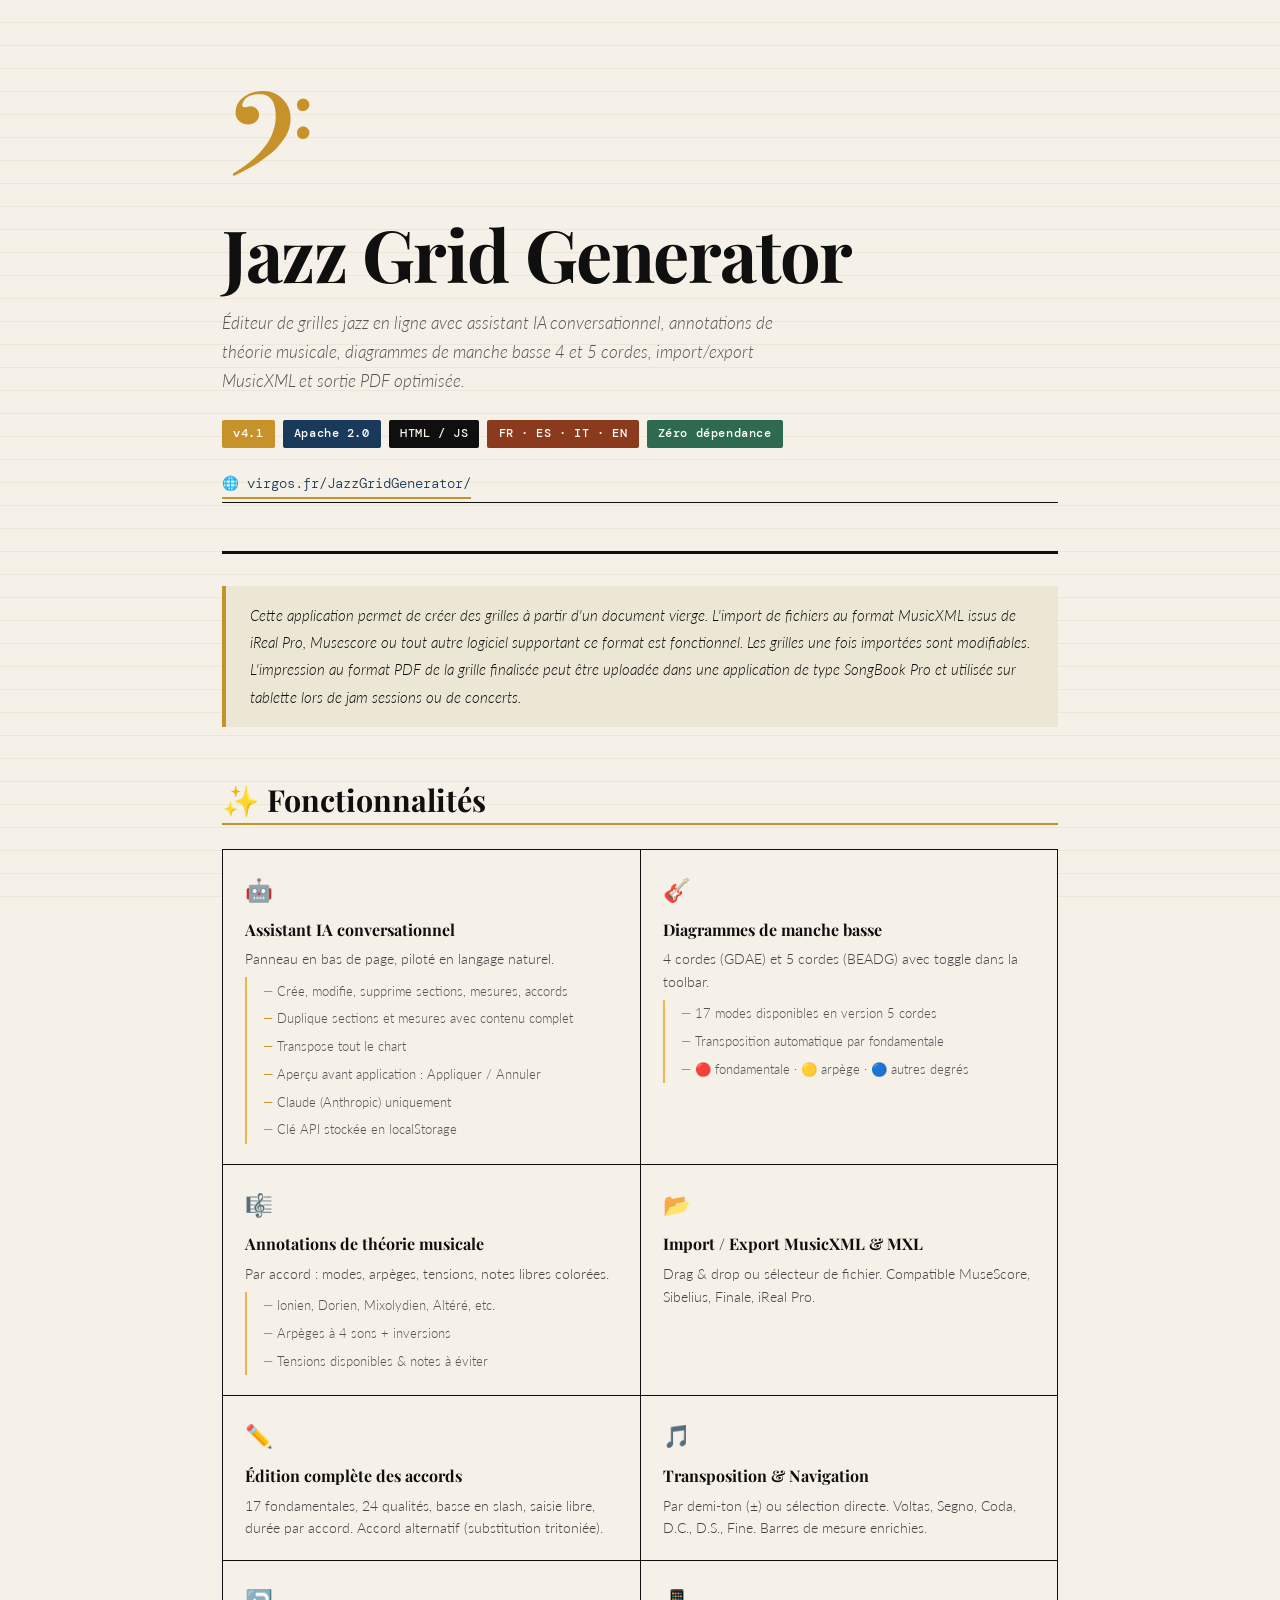
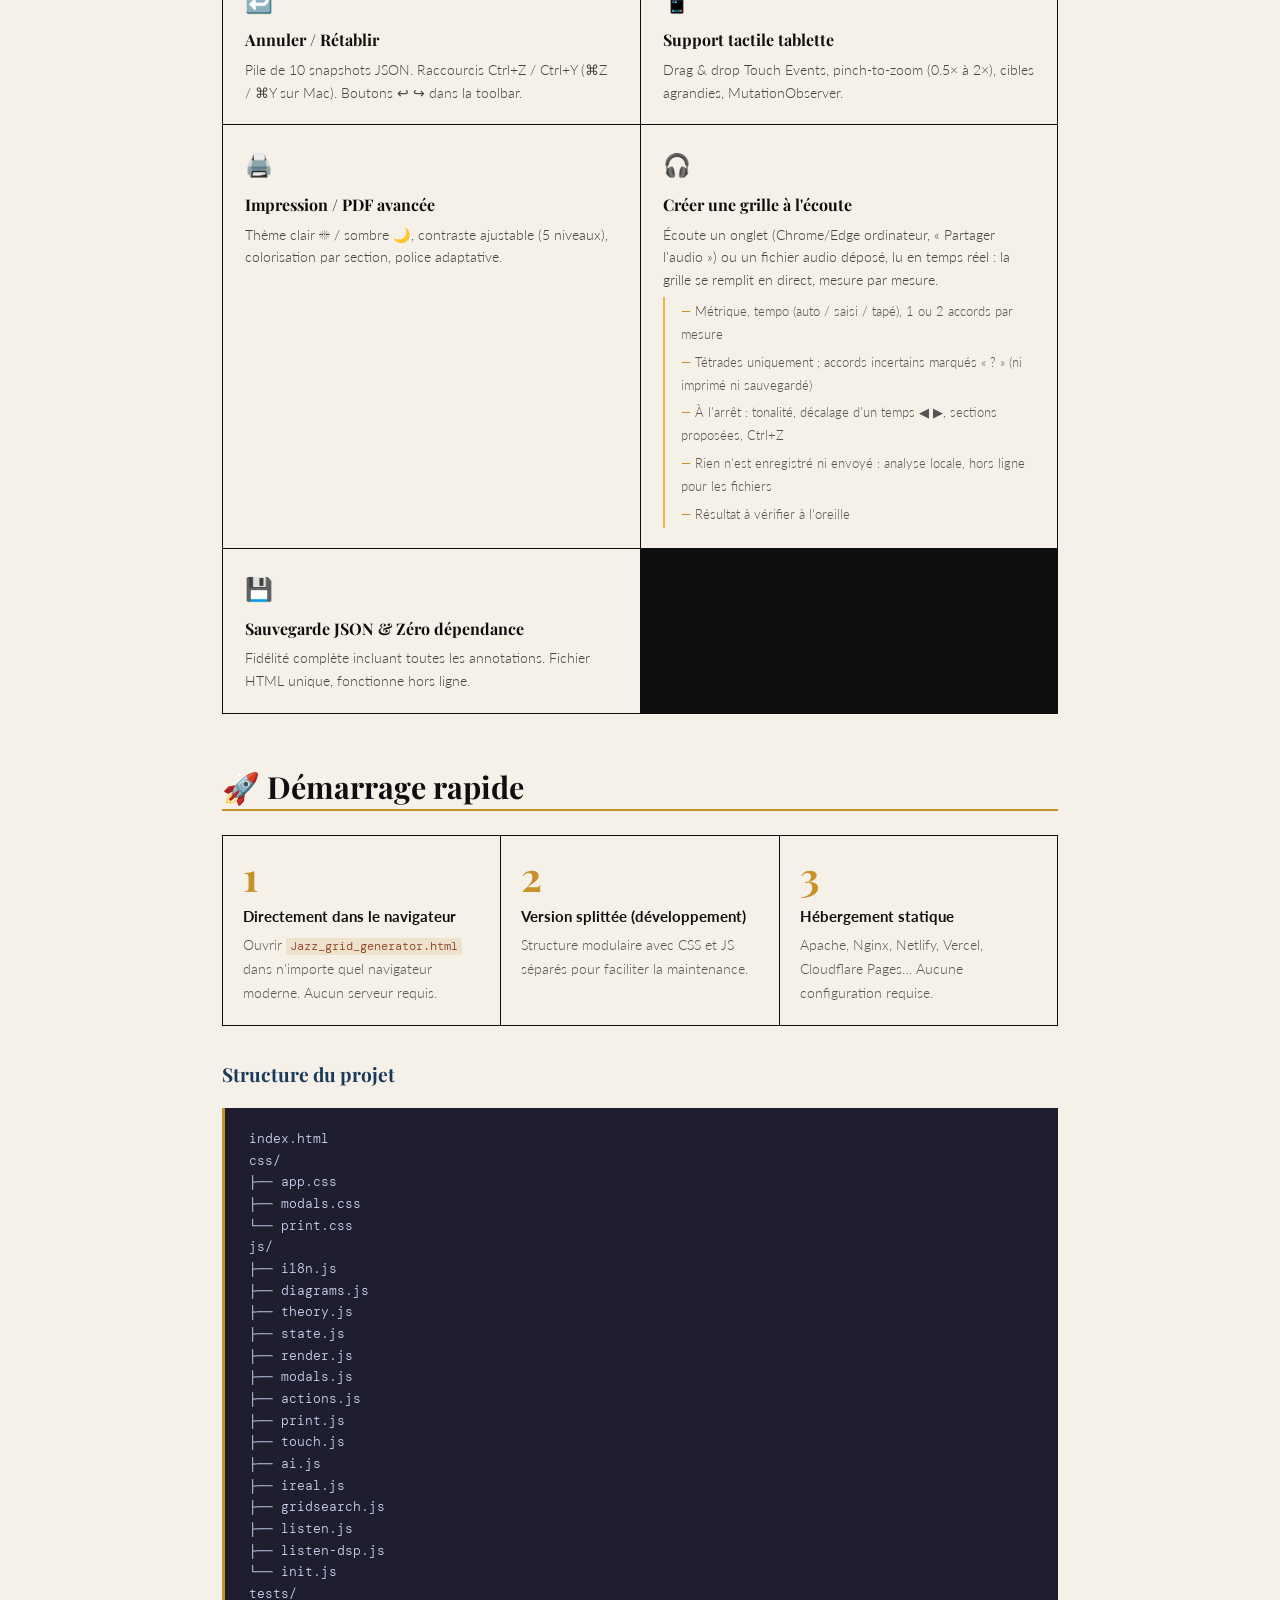
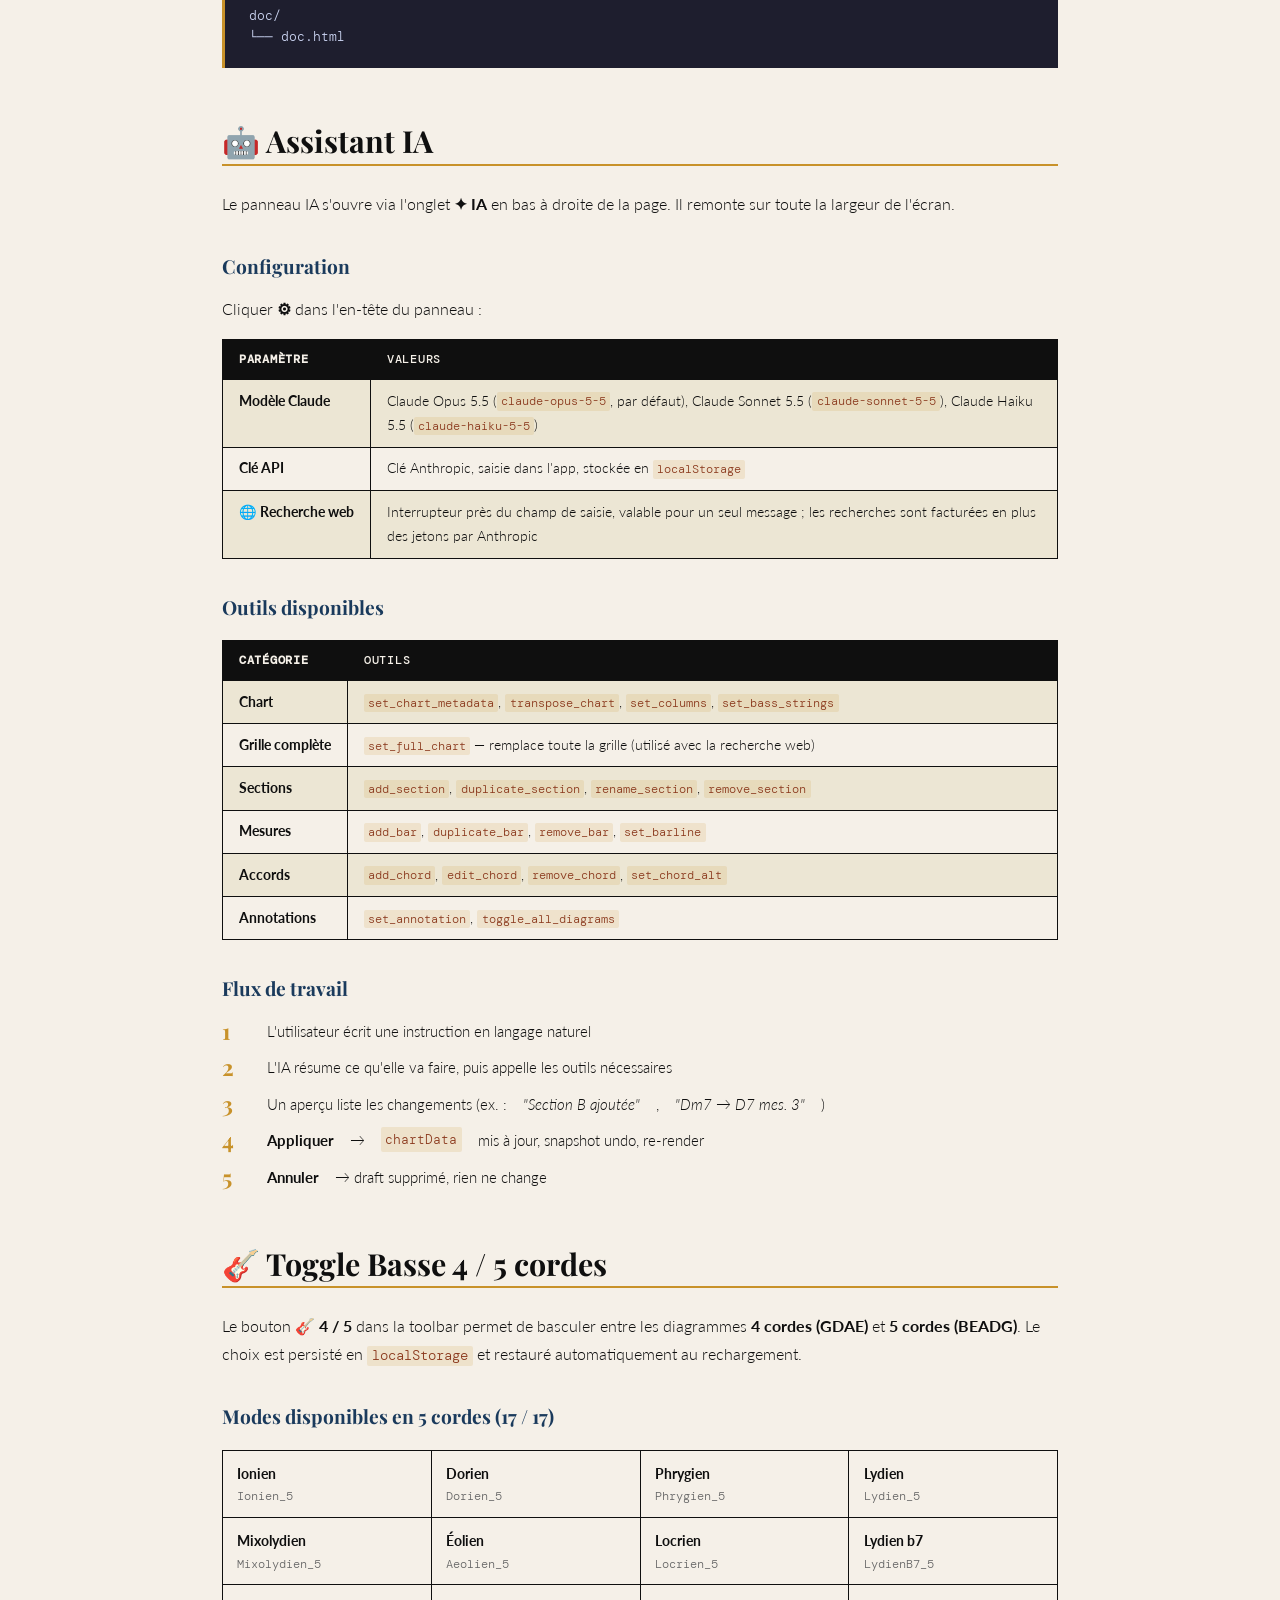
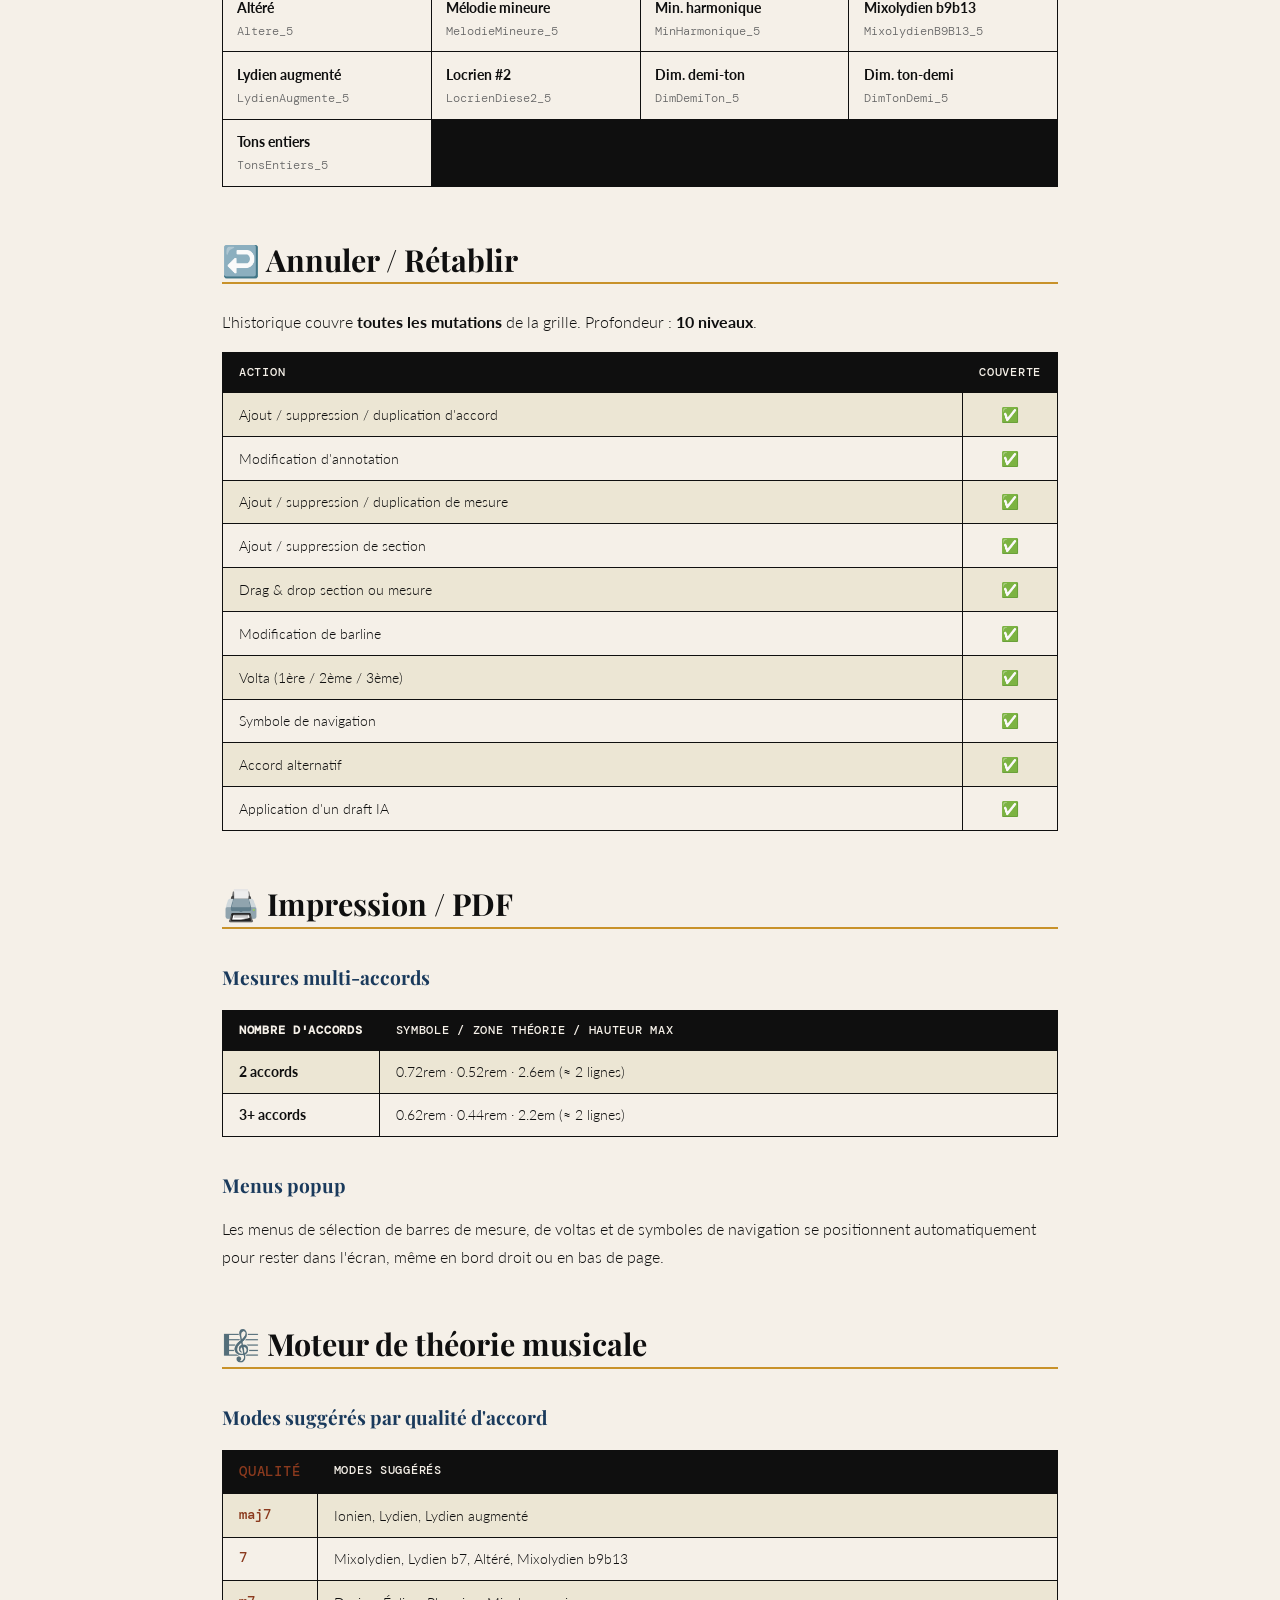
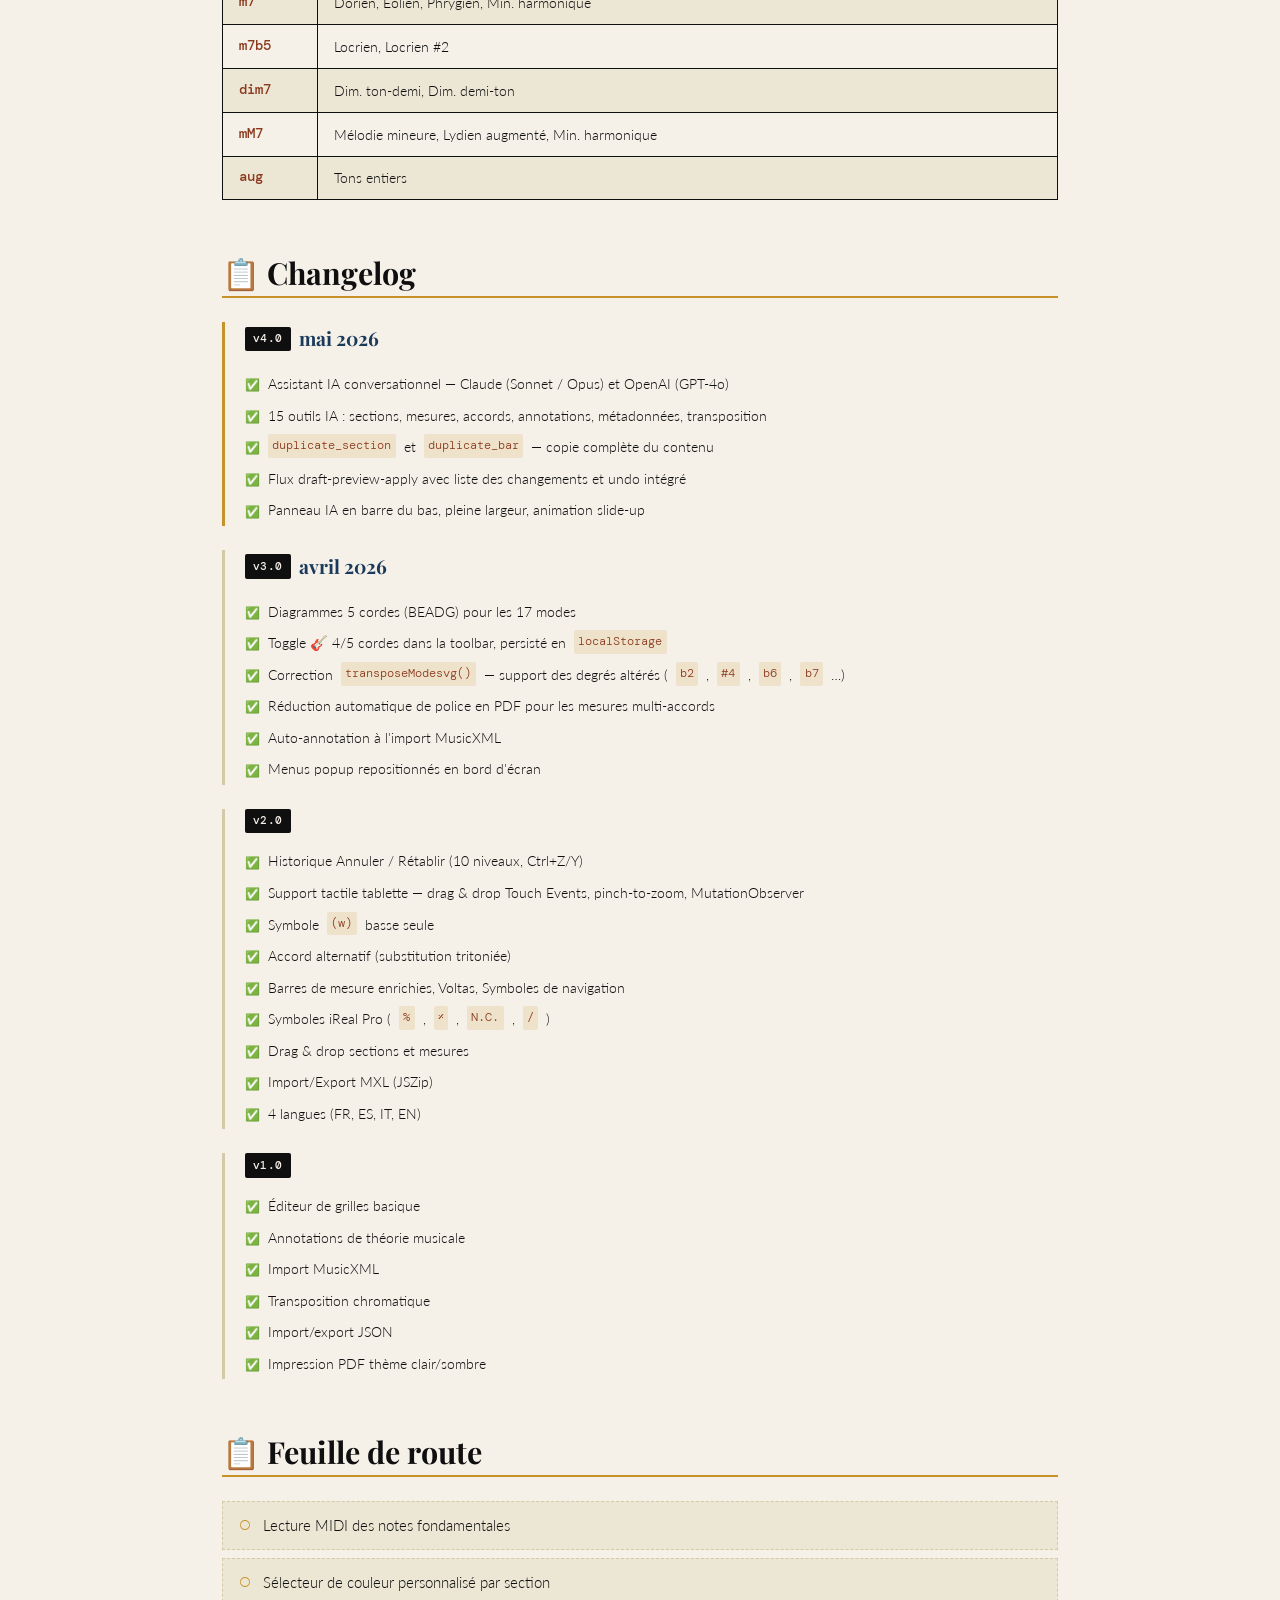
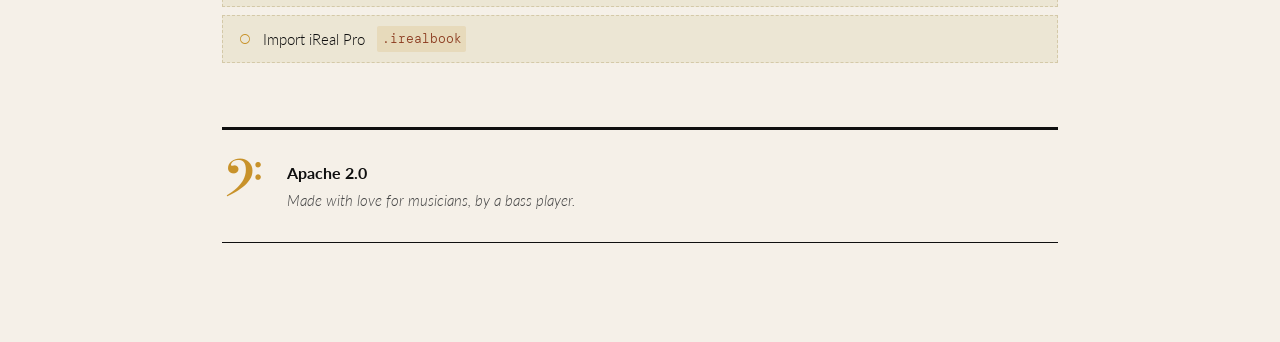
<file: doc/doc.html>
<!DOCTYPE html>
<html lang="fr">
<head>
<meta charset="UTF-8">
<meta name="viewport" content="width=device-width, initial-scale=1.0">
<title>𝄢 Jazz Grid Generator</title>
<link rel="preconnect" href="https://fonts.googleapis.com">
<link href="https://fonts.googleapis.com/css2?family=Playfair+Display:ital,wght@0,700;1,400&family=DM+Mono:wght@400;500&family=Lato:wght@300;400;700&display=swap" rel="stylesheet">
<style>
  :root {
    --ink: #0f0f0f;
    --paper: #f5f0e8;
    --cream: #ece6d4;
    --gold: #c8922a;
    --gold-light: #e8b84b;
    --rust: #8b3a1e;
    --staff: #d4c9a8;
    --accent: #1a3a5c;
    --code-bg: #1e1e2e;
    --code-fg: #cdd6f4;
  }

  *, *::before, *::after { box-sizing: border-box; margin: 0; padding: 0; }

  body {
    background: var(--paper);
    color: var(--ink);
    font-family: 'Lato', sans-serif;
    font-weight: 300;
    line-height: 1.75;
    overflow-x: hidden;
  }

  /* ── STAFF LINES BACKGROUND ── */
  body::before {
    content: '';
    position: fixed;
    inset: 0;
    background-image: repeating-linear-gradient(
      to bottom,
      transparent 0px,
      transparent 22px,
      var(--staff) 22px,
      var(--staff) 23px
    );
    opacity: 0.25;
    pointer-events: none;
    z-index: 0;
  }

  .page-wrapper {
    position: relative;
    z-index: 1;
    max-width: 900px;
    margin: 0 auto;
    padding: 0 2rem 6rem;
  }

  /* ── HERO ── */
  .hero {
    padding: 5rem 0 3rem;
    border-bottom: 3px solid var(--ink);
    position: relative;
  }

  .hero::after {
    content: '';
    display: block;
    border-bottom: 1px solid var(--ink);
    margin-top: 3px;
  }

  .clef {
    font-size: 9rem;
    line-height: 1;
    color: var(--gold);
    display: block;
    font-family: serif;
    margin-bottom: -0.5rem;
    animation: clefIn 1.2s cubic-bezier(.16,1,.3,1) both;
  }

  @keyframes clefIn {
    from { opacity: 0; transform: translateY(30px) rotate(-5deg); }
    to   { opacity: 1; transform: translateY(0) rotate(0deg); }
  }

  h1 {
    font-family: 'Playfair Display', Georgia, serif;
    font-size: clamp(2.5rem, 6vw, 4.5rem);
    font-weight: 700;
    line-height: 1.05;
    letter-spacing: -0.02em;
    animation: fadeUp 1s 0.2s cubic-bezier(.16,1,.3,1) both;
  }

  .tagline {
    font-size: 1.05rem;
    color: #555;
    max-width: 600px;
    margin-top: 1rem;
    font-style: italic;
    animation: fadeUp 1s 0.35s cubic-bezier(.16,1,.3,1) both;
  }

  @keyframes fadeUp {
    from { opacity: 0; transform: translateY(20px); }
    to   { opacity: 1; transform: translateY(0); }
  }

  .badges {
    display: flex;
    flex-wrap: wrap;
    gap: 0.5rem;
    margin-top: 1.5rem;
    animation: fadeUp 1s 0.5s cubic-bezier(.16,1,.3,1) both;
  }

  .badge {
    display: inline-flex;
    align-items: center;
    gap: 0.35rem;
    background: var(--ink);
    color: var(--paper);
    font-family: 'DM Mono', monospace;
    font-size: 0.72rem;
    font-weight: 500;
    padding: 0.25rem 0.7rem;
    border-radius: 2px;
    letter-spacing: 0.05em;
  }

  .badge.gold   { background: var(--gold); color: #fff; }
  .badge.rust   { background: var(--rust); color: #fff; }
  .badge.accent { background: var(--accent); color: #fff; }
  .badge.green  { background: #2d6a4f; color: #fff; }

  .deploy-link {
    display: inline-block;
    margin-top: 1.5rem;
    font-family: 'DM Mono', monospace;
    font-size: 0.85rem;
    color: var(--accent);
    text-decoration: none;
    border-bottom: 2px solid var(--gold);
    padding-bottom: 1px;
    transition: color .2s, border-color .2s;
  }
  .deploy-link:hover { color: var(--gold); border-color: var(--accent); }

  .intro-block {
    background: var(--cream);
    border-left: 4px solid var(--gold);
    padding: 1rem 1.5rem;
    margin: 2rem 0;
    font-style: italic;
    font-size: 0.95rem;
    line-height: 1.8;
  }

  /* ── SECTIONS ── */
  section {
    margin-top: 3.5rem;
    animation: fadeUp 0.8s ease both;
  }

  h2 {
    font-family: 'Playfair Display', Georgia, serif;
    font-size: 1.9rem;
    font-weight: 700;
    line-height: 1.1;
    border-bottom: 2px solid var(--gold);
    padding-bottom: 0.4rem;
    margin-bottom: 1.5rem;
    display: flex;
    align-items: center;
    gap: 0.5rem;
  }

  h3 {
    font-family: 'Playfair Display', serif;
    font-size: 1.2rem;
    font-weight: 700;
    margin: 2rem 0 0.75rem;
    color: var(--accent);
  }

  p { margin-bottom: 1rem; }

  /* ── FEATURE GRID ── */
  .feature-grid {
    display: grid;
    grid-template-columns: repeat(auto-fill, minmax(280px, 1fr));
    gap: 1px;
    background: var(--ink);
    border: 1px solid var(--ink);
    margin-top: 1rem;
  }

  .feature-card {
    background: var(--paper);
    padding: 1.25rem 1.4rem;
    transition: background .2s;
  }
  .feature-card:hover { background: var(--cream); }

  .feature-card .icon {
    font-size: 1.4rem;
    display: block;
    margin-bottom: 0.4rem;
  }

  .feature-card strong {
    font-family: 'Playfair Display', serif;
    font-size: 1rem;
    font-weight: 700;
    display: block;
    margin-bottom: 0.3rem;
  }

  .feature-card p {
    font-size: 0.88rem;
    color: #444;
    margin: 0;
    line-height: 1.6;
  }

  .sub-features {
    margin-top: 0.4rem;
    padding-left: 1rem;
    border-left: 2px solid var(--gold-light);
  }
  .sub-features li {
    font-size: 0.82rem;
    color: #555;
    list-style: none;
    padding: 0.15rem 0;
  }
  .sub-features li::before { content: '— '; color: var(--gold); }

  /* ── CODE BLOCKS ── */
  pre {
    background: var(--code-bg);
    color: var(--code-fg);
    font-family: 'DM Mono', monospace;
    font-size: 0.82rem;
    line-height: 1.65;
    padding: 1.25rem 1.5rem;
    overflow-x: auto;
    border-radius: 0;
    border-left: 3px solid var(--gold);
    margin: 1rem 0;
  }

  code {
    font-family: 'DM Mono', monospace;
    font-size: 0.85em;
    background: rgba(200,146,42,.15);
    color: var(--rust);
    padding: 0.1em 0.35em;
    border-radius: 2px;
  }

  pre code {
    background: none;
    color: inherit;
    padding: 0;
    font-size: inherit;
  }

  /* ── TABLES ── */
  .table-wrap { overflow-x: auto; margin: 1rem 0; }

  table {
    border-collapse: collapse;
    width: 100%;
    font-size: 0.9rem;
  }

  thead { background: var(--ink); color: var(--paper); }

  thead th {
    font-family: 'DM Mono', monospace;
    font-weight: 500;
    font-size: 0.8rem;
    letter-spacing: 0.07em;
    text-transform: uppercase;
    padding: 0.6rem 1rem;
    text-align: left;
  }

  tbody tr { border-bottom: 1px solid var(--staff); }
  tbody tr:nth-child(even) { background: var(--cream); }
  tbody tr:hover { background: rgba(200,146,42,.1); }

  td { padding: 0.55rem 1rem; vertical-align: top; }
  td code { font-size: 0.8rem; }

  /* ── ORDERED LIST (flux) ── */
  .workflow-list {
    counter-reset: step;
    list-style: none;
    padding: 0;
    display: flex;
    flex-direction: column;
    gap: 0.6rem;
  }

  .workflow-list li {
    counter-increment: step;
    display: flex;
    align-items: flex-start;
    gap: 1rem;
    font-size: 0.95rem;
  }

  .workflow-list li::before {
    content: counter(step);
    font-family: 'Playfair Display', serif;
    font-size: 1.4rem;
    font-weight: 700;
    color: var(--gold);
    min-width: 1.8rem;
    line-height: 1.2;
  }

  /* ── CHANGELOG ── */
  .changelog-entry {
    border-left: 3px solid var(--staff);
    padding-left: 1.25rem;
    margin-bottom: 1.5rem;
  }

  .changelog-entry.latest { border-color: var(--gold); }

  .changelog-entry h3 {
    margin-top: 0;
    display: flex;
    align-items: center;
    gap: 0.5rem;
  }

  .version-tag {
    font-family: 'DM Mono', monospace;
    font-size: 0.7rem;
    font-weight: 500;
    background: var(--ink);
    color: var(--paper);
    padding: 0.15rem 0.5rem;
    border-radius: 2px;
    letter-spacing: 0.04em;
    vertical-align: middle;
  }

  .changelog-entry ul {
    list-style: none;
    padding: 0;
    margin-top: 0.5rem;
  }

  .changelog-entry li {
    font-size: 0.9rem;
    padding: 0.2rem 0;
    display: flex;
    gap: 0.5rem;
    align-items: flex-start;
  }

  .changelog-entry li::before {
    content: '✅';
    font-size: 0.75rem;
    margin-top: 0.2rem;
    flex-shrink: 0;
  }

  /* ── ROADMAP ── */
  .roadmap-list {
    list-style: none;
    padding: 0;
    display: flex;
    flex-direction: column;
    gap: 0.5rem;
  }

  .roadmap-list li {
    display: flex;
    align-items: center;
    gap: 0.75rem;
    font-size: 0.95rem;
    padding: 0.5rem 1rem;
    background: var(--cream);
    border: 1px dashed var(--staff);
  }

  .roadmap-list li::before {
    content: '○';
    color: var(--gold);
    font-size: 1.1rem;
  }

  /* ── LICENCE FOOTER ── */
  .licence-block {
    margin-top: 4rem;
    border-top: 3px solid var(--ink);
    border-bottom: 1px solid var(--ink);
    margin-bottom: 3px;
    padding: 1.5rem 0;
    display: flex;
    align-items: center;
    gap: 1.5rem;
  }

  .licence-block .big-clef {
    font-size: 4rem;
    color: var(--gold);
    font-family: serif;
    line-height: 1;
  }

  .licence-block p {
    font-style: italic;
    font-size: 0.95rem;
    color: #444;
    margin: 0;
  }

  .licence-block strong { color: var(--ink); }

  /* ── QUICK START CARDS ── */
  .options-grid {
    display: grid;
    grid-template-columns: repeat(auto-fit, minmax(220px, 1fr));
    gap: 1px;
    background: var(--ink);
    border: 1px solid var(--ink);
  }

  .option-card {
    background: var(--paper);
    padding: 1.25rem;
    transition: background .2s;
  }

  .option-card:hover { background: var(--cream); }

  .option-card .opt-num {
    font-family: 'Playfair Display', serif;
    font-size: 2.5rem;
    font-weight: 700;
    color: var(--gold);
    line-height: 1;
    margin-bottom: 0.4rem;
  }

  .option-card strong {
    display: block;
    font-size: 0.95rem;
    font-weight: 700;
    margin-bottom: 0.3rem;
  }

  .option-card p { font-size: 0.85rem; color: #555; margin: 0; }

  /* ── MODES TABLE COMPACT ── */
  .modes-grid {
    display: grid;
    grid-template-columns: repeat(auto-fill, minmax(180px, 1fr));
    gap: 1px;
    background: var(--ink);
    border: 1px solid var(--ink);
    margin: 1rem 0;
  }

  .mode-cell {
    background: var(--paper);
    padding: 0.6rem 0.9rem;
    transition: background .2s;
  }

  .mode-cell:hover { background: var(--cream); }
  .mode-cell .mode-name { font-weight: 700; font-size: 0.9rem; }
  .mode-cell .mode-key {
    font-family: 'DM Mono', monospace;
    font-size: 0.72rem;
    color: #666;
    margin-top: 0.1rem;
  }

  /* ── UNDO TABLE ── */
  .undo-grid {
    display: grid;
    grid-template-columns: 1fr auto;
    gap: 1px;
    background: var(--ink);
    border: 1px solid var(--ink);
    margin: 1rem 0;
  }

  .undo-row {
    display: contents;
  }

  .undo-row > div {
    background: var(--paper);
    padding: 0.55rem 1rem;
    font-size: 0.9rem;
  }

  .undo-row:nth-child(even) > div { background: var(--cream); }
  .undo-row > div:last-child { text-align: center; }

  .undo-header > div {
    background: var(--ink) !important;
    color: var(--paper);
    font-family: 'DM Mono', monospace;
    font-size: 0.75rem;
    font-weight: 500;
    letter-spacing: 0.06em;
    text-transform: uppercase;
  }

  /* ── THEORY TABLE ── */
  .theory-grid {
    display: grid;
    grid-template-columns: auto 1fr;
    gap: 1px;
    background: var(--ink);
    border: 1px solid var(--ink);
    margin: 1rem 0;
  }

  .theory-row { display: contents; }
  .theory-row > div {
    background: var(--paper);
    padding: 0.55rem 1rem;
    font-size: 0.9rem;
  }
  .theory-row:nth-child(even) > div { background: var(--cream); }
  .theory-row > div:first-child {
    font-family: 'DM Mono', monospace;
    font-size: 0.85rem;
    font-weight: 500;
    color: var(--rust);
    white-space: nowrap;
  }
  .theory-header > div {
    background: var(--ink) !important;
    color: var(--paper);
    font-family: 'DM Mono', monospace;
    font-size: 0.75rem;
    font-weight: 500;
    letter-spacing: 0.06em;
    text-transform: uppercase;
  }

  /* ── CONFIG TABLE ── */
  .config-grid {
    display: grid;
    grid-template-columns: auto 1fr;
    gap: 1px;
    background: var(--ink);
    border: 1px solid var(--ink);
    margin: 1rem 0;
  }
  .config-row { display: contents; }
  .config-row > div {
    background: var(--paper);
    padding: 0.55rem 1rem;
    font-size: 0.88rem;
  }
  .config-row:nth-child(even) > div { background: var(--cream); }
  .config-row > div:first-child { font-weight: 700; white-space: nowrap; }
  .config-header > div {
    background: var(--ink) !important;
    color: var(--paper);
    font-family: 'DM Mono', monospace;
    font-size: 0.75rem;
    font-weight: 500;
    letter-spacing: 0.06em;
    text-transform: uppercase;
  }

  @media (max-width: 600px) {
    h1 { font-size: 2.2rem; }
    .feature-grid { grid-template-columns: 1fr; }
    .options-grid  { grid-template-columns: 1fr; }
  }
</style>
</head>
<body>
<div class="page-wrapper">

  <!-- HERO -->
  <header class="hero">
    <span class="clef">𝄢</span>
    <h1>Jazz Grid Generator</h1>
    <p class="tagline">Éditeur de grilles jazz en ligne avec assistant IA conversationnel, annotations de théorie musicale, diagrammes de manche basse 4 et 5 cordes, import/export MusicXML et sortie PDF optimisée.</p>

    <div class="badges">
      <span class="badge gold">v4.1</span>
      <span class="badge accent">Apache 2.0</span>
      <span class="badge">HTML / JS</span>
      <span class="badge rust">FR · ES · IT · EN</span>
      <span class="badge green">Zéro dépendance</span>
    </div>

    <a class="deploy-link" href="https://www.virgos.fr/JazzGridGenerator/" target="_blank">
      🌐 virgos.fr/JazzGridGenerator/
    </a>
  </header>

  <div class="intro-block">
    Cette application permet de créer des grilles à partir d'un document vierge. L'import de fichiers au format MusicXML issus de iReal Pro, Musescore ou tout autre logiciel supportant ce format est fonctionnel. Les grilles une fois importées sont modifiables. L'impression au format PDF de la grille finalisée peut être uploadée dans une application de type SongBook Pro et utilisée sur tablette lors de jam sessions ou de concerts.
  </div>

  <!-- FONCTIONNALITÉS -->
  <section>
    <h2>✨ Fonctionnalités</h2>

    <div class="feature-grid">

      <div class="feature-card">
        <span class="icon">🤖</span>
        <strong>Assistant IA conversationnel</strong>
        <p>Panneau en bas de page, piloté en langage naturel.</p>
        <ul class="sub-features">
          <li>Crée, modifie, supprime sections, mesures, accords</li>
          <li>Duplique sections et mesures avec contenu complet</li>
          <li>Transpose tout le chart</li>
          <li>Aperçu avant application : Appliquer / Annuler</li>
          <li>Claude (Anthropic) uniquement</li>
          <li>Clé API stockée en localStorage</li>
        </ul>
      </div>

      <div class="feature-card">
        <span class="icon">🎸</span>
        <strong>Diagrammes de manche basse</strong>
        <p>4 cordes (GDAE) et 5 cordes (BEADG) avec toggle dans la toolbar.</p>
        <ul class="sub-features">
          <li>17 modes disponibles en version 5 cordes</li>
          <li>Transposition automatique par fondamentale</li>
          <li>🔴 fondamentale · 🟡 arpège · 🔵 autres degrés</li>
        </ul>
      </div>

      <div class="feature-card">
        <span class="icon">🎼</span>
        <strong>Annotations de théorie musicale</strong>
        <p>Par accord : modes, arpèges, tensions, notes libres colorées.</p>
        <ul class="sub-features">
          <li>Ionien, Dorien, Mixolydien, Altéré, etc.</li>
          <li>Arpèges à 4 sons + inversions</li>
          <li>Tensions disponibles &amp; notes à éviter</li>
        </ul>
      </div>

      <div class="feature-card">
        <span class="icon">📂</span>
        <strong>Import / Export MusicXML &amp; MXL</strong>
        <p>Drag &amp; drop ou sélecteur de fichier. Compatible MuseScore, Sibelius, Finale, iReal Pro.</p>
      </div>

      <div class="feature-card">
        <span class="icon">✏️</span>
        <strong>Édition complète des accords</strong>
        <p>17 fondamentales, 24 qualités, basse en slash, saisie libre, durée par accord. Accord alternatif (substitution tritoniée).</p>
      </div>

      <div class="feature-card">
        <span class="icon">🎵</span>
        <strong>Transposition &amp; Navigation</strong>
        <p>Par demi-ton (±) ou sélection directe. Voltas, Segno, Coda, D.C., D.S., Fine. Barres de mesure enrichies.</p>
      </div>

      <div class="feature-card">
        <span class="icon">↩️</span>
        <strong>Annuler / Rétablir</strong>
        <p>Pile de 10 snapshots JSON. Raccourcis Ctrl+Z / Ctrl+Y (⌘Z / ⌘Y sur Mac). Boutons ↩ ↪ dans la toolbar.</p>
      </div>

      <div class="feature-card">
        <span class="icon">📱</span>
        <strong>Support tactile tablette</strong>
        <p>Drag &amp; drop Touch Events, pinch-to-zoom (0.5× à 2×), cibles agrandies, MutationObserver.</p>
      </div>

      <div class="feature-card">
        <span class="icon">🖨️</span>
        <strong>Impression / PDF avancée</strong>
        <p>Thème clair ☀️ / sombre 🌙, contraste ajustable (5 niveaux), colorisation par section, police adaptative.</p>
      </div>

      <div class="feature-card">
        <span class="icon">🎧</span>
        <strong>Créer une grille à l'écoute</strong>
        <p>Écoute un onglet (Chrome/Edge ordinateur, « Partager l'audio ») ou un fichier audio déposé, lu en temps réel : la grille se remplit en direct, mesure par mesure.</p>
        <ul class="sub-features">
          <li>Métrique, tempo (auto / saisi / tapé), 1 ou 2 accords par mesure</li>
          <li>Tétrades uniquement ; accords incertains marqués « ? » (ni imprimé ni sauvegardé)</li>
          <li>À l'arrêt : tonalité, décalage d'un temps ◀ ▶, sections proposées, Ctrl+Z</li>
          <li>Rien n'est enregistré ni envoyé : analyse locale, hors ligne pour les fichiers</li>
          <li>Résultat à vérifier à l'oreille</li>
        </ul>
      </div>

      <div class="feature-card">
        <span class="icon">💾</span>
        <strong>Sauvegarde JSON &amp; Zéro dépendance</strong>
        <p>Fidélité complète incluant toutes les annotations. Fichier HTML unique, fonctionne hors ligne.</p>
      </div>

    </div>
  </section>

  <!-- DÉMARRAGE RAPIDE -->
  <section>
    <h2>🚀 Démarrage rapide</h2>

    <div class="options-grid">
      <div class="option-card">
        <div class="opt-num">1</div>
        <strong>Directement dans le navigateur</strong>
        <p>Ouvrir <code>Jazz_grid_generator.html</code> dans n'importe quel navigateur moderne. Aucun serveur requis.</p>
      </div>
      <div class="option-card">
        <div class="opt-num">2</div>
        <strong>Version splittée (développement)</strong>
        <p>Structure modulaire avec CSS et JS séparés pour faciliter la maintenance.</p>
      </div>
      <div class="option-card">
        <div class="opt-num">3</div>
        <strong>Hébergement statique</strong>
        <p>Apache, Nginx, Netlify, Vercel, Cloudflare Pages… Aucune configuration requise.</p>
      </div>
    </div>

    <h3>Structure du projet</h3>
    <pre>index.html
css/
├── app.css
├── modals.css
└── print.css
js/
├── i18n.js
├── diagrams.js
├── theory.js
├── state.js
├── render.js
├── modals.js
├── actions.js
├── print.js
├── touch.js
├── ai.js
├── ireal.js
├── gridsearch.js
├── listen.js
├── listen-dsp.js
└── init.js
tests/
doc/
└── doc.html</pre>
  </section>

  <!-- ASSISTANT IA -->
  <section>
    <h2>🤖 Assistant IA</h2>

    <p>Le panneau IA s'ouvre via l'onglet <strong>✦ IA</strong> en bas à droite de la page. Il remonte sur toute la largeur de l'écran.</p>

    <h3>Configuration</h3>
    <p>Cliquer <strong>⚙</strong> dans l'en-tête du panneau :</p>

    <div class="config-grid">
      <div class="config-row config-header"><div>Paramètre</div><div>Valeurs</div></div>
      <div class="config-row"><div>Modèle Claude</div><div>Claude Opus 5.5 (<code>claude-opus-5-5</code>, par défaut), Claude Sonnet 5.5 (<code>claude-sonnet-5-5</code>), Claude Haiku 5.5 (<code>claude-haiku-5-5</code>)</div></div>

      <div class="config-row"><div>Clé API</div><div>Clé Anthropic, saisie dans l'app, stockée en <code>localStorage</code></div></div>
      <div class="config-row"><div>🌐 Recherche web</div><div>Interrupteur près du champ de saisie, valable pour un seul message ; les recherches sont facturées en plus des jetons par Anthropic</div></div>
    </div>

    <h3>Outils disponibles</h3>
    <div class="config-grid">
      <div class="config-row config-header"><div>Catégorie</div><div>Outils</div></div>
      <div class="config-row"><div>Chart</div><div><code>set_chart_metadata</code>, <code>transpose_chart</code>, <code>set_columns</code>, <code>set_bass_strings</code></div></div>
      <div class="config-row"><div>Grille complète</div><div><code>set_full_chart</code> — remplace toute la grille (utilisé avec la recherche web)</div></div>
      <div class="config-row"><div>Sections</div><div><code>add_section</code>, <code>duplicate_section</code>, <code>rename_section</code>, <code>remove_section</code></div></div>
      <div class="config-row"><div>Mesures</div><div><code>add_bar</code>, <code>duplicate_bar</code>, <code>remove_bar</code>, <code>set_barline</code></div></div>
      <div class="config-row"><div>Accords</div><div><code>add_chord</code>, <code>edit_chord</code>, <code>remove_chord</code>, <code>set_chord_alt</code></div></div>
      <div class="config-row"><div>Annotations</div><div><code>set_annotation</code>, <code>toggle_all_diagrams</code></div></div>
    </div>

    <h3>Flux de travail</h3>
    <ol class="workflow-list">
      <li>L'utilisateur écrit une instruction en langage naturel</li>
      <li>L'IA résume ce qu'elle va faire, puis appelle les outils nécessaires</li>
      <li>Un aperçu liste les changements (ex. : <em>"Section B ajoutée"</em>, <em>"Dm7 → D7 mes. 3"</em>)</li>
      <li><strong>Appliquer</strong> → <code>chartData</code> mis à jour, snapshot undo, re-render</li>
      <li><strong>Annuler</strong> → draft supprimé, rien ne change</li>
    </ol>
  </section>

  <!-- BASSE 4/5 CORDES -->
  <section>
    <h2>🎸 Toggle Basse 4 / 5 cordes</h2>

    <p>Le bouton <strong>🎸 4 / 5</strong> dans la toolbar permet de basculer entre les diagrammes <strong>4 cordes (GDAE)</strong> et <strong>5 cordes (BEADG)</strong>. Le choix est persisté en <code>localStorage</code> et restauré automatiquement au rechargement.</p>

    <h3>Modes disponibles en 5 cordes (17 / 17)</h3>
    <div class="modes-grid">
      <div class="mode-cell"><div class="mode-name">Ionien</div><div class="mode-key">Ionien_5</div></div>
      <div class="mode-cell"><div class="mode-name">Dorien</div><div class="mode-key">Dorien_5</div></div>
      <div class="mode-cell"><div class="mode-name">Phrygien</div><div class="mode-key">Phrygien_5</div></div>
      <div class="mode-cell"><div class="mode-name">Lydien</div><div class="mode-key">Lydien_5</div></div>
      <div class="mode-cell"><div class="mode-name">Mixolydien</div><div class="mode-key">Mixolydien_5</div></div>
      <div class="mode-cell"><div class="mode-name">Éolien</div><div class="mode-key">Aeolien_5</div></div>
      <div class="mode-cell"><div class="mode-name">Locrien</div><div class="mode-key">Locrien_5</div></div>
      <div class="mode-cell"><div class="mode-name">Lydien b7</div><div class="mode-key">LydienB7_5</div></div>
      <div class="mode-cell"><div class="mode-name">Altéré</div><div class="mode-key">Altere_5</div></div>
      <div class="mode-cell"><div class="mode-name">Mélodie mineure</div><div class="mode-key">MelodieMineure_5</div></div>
      <div class="mode-cell"><div class="mode-name">Min. harmonique</div><div class="mode-key">MinHarmonique_5</div></div>
      <div class="mode-cell"><div class="mode-name">Mixolydien b9b13</div><div class="mode-key">MixolydienB9B13_5</div></div>
      <div class="mode-cell"><div class="mode-name">Lydien augmenté</div><div class="mode-key">LydienAugmente_5</div></div>
      <div class="mode-cell"><div class="mode-name">Locrien #2</div><div class="mode-key">LocrienDiese2_5</div></div>
      <div class="mode-cell"><div class="mode-name">Dim. demi-ton</div><div class="mode-key">DimDemiTon_5</div></div>
      <div class="mode-cell"><div class="mode-name">Dim. ton-demi</div><div class="mode-key">DimTonDemi_5</div></div>
      <div class="mode-cell"><div class="mode-name">Tons entiers</div><div class="mode-key">TonsEntiers_5</div></div>
    </div>
  </section>

  <!-- ANNULER / RÉTABLIR -->
  <section>
    <h2>↩️ Annuler / Rétablir</h2>
    <p>L'historique couvre <strong>toutes les mutations</strong> de la grille. Profondeur : <strong>10 niveaux</strong>.</p>

    <div class="undo-grid">
      <div class="undo-row undo-header"><div>Action</div><div>Couverte</div></div>
      <div class="undo-row"><div>Ajout / suppression / duplication d'accord</div><div>✅</div></div>
      <div class="undo-row"><div>Modification d'annotation</div><div>✅</div></div>
      <div class="undo-row"><div>Ajout / suppression / duplication de mesure</div><div>✅</div></div>
      <div class="undo-row"><div>Ajout / suppression de section</div><div>✅</div></div>
      <div class="undo-row"><div>Drag &amp; drop section ou mesure</div><div>✅</div></div>
      <div class="undo-row"><div>Modification de barline</div><div>✅</div></div>
      <div class="undo-row"><div>Volta (1ère / 2ème / 3ème)</div><div>✅</div></div>
      <div class="undo-row"><div>Symbole de navigation</div><div>✅</div></div>
      <div class="undo-row"><div>Accord alternatif</div><div>✅</div></div>
      <div class="undo-row"><div>Application d'un draft IA</div><div>✅</div></div>
    </div>
  </section>

  <!-- IMPRESSION PDF -->
  <section>
    <h2>🖨️ Impression / PDF</h2>

    <h3>Mesures multi-accords</h3>
    <div class="config-grid">
      <div class="config-row config-header"><div>Nombre d'accords</div><div>Symbole / Zone théorie / Hauteur max</div></div>
      <div class="config-row"><div>2 accords</div><div>0.72rem · 0.52rem · 2.6em (≈ 2 lignes)</div></div>
      <div class="config-row"><div>3+ accords</div><div>0.62rem · 0.44rem · 2.2em (≈ 2 lignes)</div></div>
    </div>

    <h3>Menus popup</h3>
    <p>Les menus de sélection de barres de mesure, de voltas et de symboles de navigation se positionnent automatiquement pour rester dans l'écran, même en bord droit ou en bas de page.</p>
  </section>

  <!-- THÉORIE MUSICALE -->
  <section>
    <h2>🎼 Moteur de théorie musicale</h2>

    <h3>Modes suggérés par qualité d'accord</h3>
    <div class="theory-grid">
      <div class="theory-row theory-header"><div>Qualité</div><div>Modes suggérés</div></div>
      <div class="theory-row"><div>maj7</div><div>Ionien, Lydien, Lydien augmenté</div></div>
      <div class="theory-row"><div>7</div><div>Mixolydien, Lydien b7, Altéré, Mixolydien b9b13</div></div>
      <div class="theory-row"><div>m7</div><div>Dorien, Éolien, Phrygien, Min. harmonique</div></div>
      <div class="theory-row"><div>m7b5</div><div>Locrien, Locrien #2</div></div>
      <div class="theory-row"><div>dim7</div><div>Dim. ton-demi, Dim. demi-ton</div></div>
      <div class="theory-row"><div>mM7</div><div>Mélodie mineure, Lydien augmenté, Min. harmonique</div></div>
      <div class="theory-row"><div>aug</div><div>Tons entiers</div></div>
    </div>
  </section>

  <!-- CHANGELOG -->
  <section>
    <h2>📋 Changelog</h2>

    <div class="changelog-entry latest">
      <h3><span class="version-tag">v4.0</span> mai 2026</h3>
      <ul>
        <li>Assistant IA conversationnel — Claude (Sonnet / Opus) et OpenAI (GPT-4o)</li>
        <li>15 outils IA : sections, mesures, accords, annotations, métadonnées, transposition</li>
        <li><code>duplicate_section</code> et <code>duplicate_bar</code> — copie complète du contenu</li>
        <li>Flux draft-preview-apply avec liste des changements et undo intégré</li>
        <li>Panneau IA en barre du bas, pleine largeur, animation slide-up</li>
      </ul>
    </div>

    <div class="changelog-entry">
      <h3><span class="version-tag">v3.0</span> avril 2026</h3>
      <ul>
        <li>Diagrammes 5 cordes (BEADG) pour les 17 modes</li>
        <li>Toggle 🎸 4/5 cordes dans la toolbar, persisté en <code>localStorage</code></li>
        <li>Correction <code>transposeModesvg()</code> — support des degrés altérés (<code>b2</code>, <code>#4</code>, <code>b6</code>, <code>b7</code>…)</li>
        <li>Réduction automatique de police en PDF pour les mesures multi-accords</li>
        <li>Auto-annotation à l'import MusicXML</li>
        <li>Menus popup repositionnés en bord d'écran</li>
      </ul>
    </div>

    <div class="changelog-entry">
      <h3><span class="version-tag">v2.0</span></h3>
      <ul>
        <li>Historique Annuler / Rétablir (10 niveaux, Ctrl+Z/Y)</li>
        <li>Support tactile tablette — drag &amp; drop Touch Events, pinch-to-zoom, MutationObserver</li>
        <li>Symbole <code>(w)</code> basse seule</li>
        <li>Accord alternatif (substitution tritoniée)</li>
        <li>Barres de mesure enrichies, Voltas, Symboles de navigation</li>
        <li>Symboles iReal Pro (<code>%</code>, <code>𝄎</code>, <code>N.C.</code>, <code>/</code>)</li>
        <li>Drag &amp; drop sections et mesures</li>
        <li>Import/Export MXL (JSZip)</li>
        <li>4 langues (FR, ES, IT, EN)</li>
      </ul>
    </div>

    <div class="changelog-entry">
      <h3><span class="version-tag">v1.0</span></h3>
      <ul>
        <li>Éditeur de grilles basique</li>
        <li>Annotations de théorie musicale</li>
        <li>Import MusicXML</li>
        <li>Transposition chromatique</li>
        <li>Import/export JSON</li>
        <li>Impression PDF thème clair/sombre</li>
      </ul>
    </div>
  </section>

  <!-- FEUILLE DE ROUTE -->
  <section>
    <h2>📋 Feuille de route</h2>
    <ul class="roadmap-list">
      <li>Lecture MIDI des notes fondamentales</li>
      <li>Sélecteur de couleur personnalisé par section</li>
      <li>Import iReal Pro <code>.irealbook</code></li>
    </ul>
  </section>

  <!-- LICENCE -->
  <div class="licence-block">
    <div class="big-clef">𝄢</div>
    <div>
      <strong>Apache 2.0</strong>
      <p><em>Made with love for musicians, by a bass player.</em></p>
    </div>
  </div>

</div>
</body>
</html>
</file>
<file: Split/css/app.css>
/* ━━━━━━━━━━━━━━━━━━━━━━━━━━━━━━━━━━━━━━━━━━━━━━━━━━━━━━━━━━━━━━━━
   CSS — APP
   Toolbar, layout, sections, mesures, accords, symboles
   ━━━━━━━━━━━━━━━━━━━━━━━━━━━━━━━━━━━━━━━━━━━━━━━━━━━━━━━━━━━━━━━━ */
* { box-sizing: border-box; margin: 0; padding: 0; }
body { font-family: 'Georgia', serif; background: #1a1a2e; color: #eee; min-height: 100vh; }
#toolbar { background:#16213e; padding:12px 20px; display:flex; align-items:center; gap:12px; flex-wrap:wrap; border-bottom:2px solid #f0a500; position:sticky; top:0; z-index:100; }
#toolbar h1 { font-size:1.2rem; color:#f0a500; margin-right:10px; display:flex; flex-direction:column; align-items:flex-end; gap:1px; }
#toolbar-title { line-height:1.2; align-self:flex-start; }
#toolbar-ts { font-size:0.68rem; color:#aaa; font-family:'Courier New',monospace; font-weight:normal; letter-spacing:1px; }
#print-ts { display:none; }
@media print { #print-ts { display:block; font-size:0.68rem; color:#888; font-family:'Courier New',monospace; letter-spacing:1px; text-align:center; margin-top:3px; } }
.btn { background:#f0a500; color:#1a1a2e; border:none; padding:7px 14px; border-radius:4px; cursor:pointer; font-weight:bold; font-size:0.85rem; transition:background 0.2s; }
.btn:hover { background:#ffc107; }
.btn.secondary { background:#2d4a7a; color:#eee; }
.btn.secondary:hover { background:#3a5f9a; }
.btn.danger { background:#c0392b; color:#fff; }
select, input[type="text"], input[type="number"] { background:#2d4a7a; color:#eee; border:1px solid #f0a500; padding:6px 10px; border-radius:4px; font-size:0.85rem; }
label { font-size:0.85rem; color:#aaa; }

/* Sélecteur de langue — intégré dans la toolbar, en fin de ligne */
#lang-selector { display:flex; align-items:center; gap:6px; background:#0f3460; border:1px solid #f0a500; border-radius:6px; padding:4px 10px; }
#lang-selector label { color:#f0a500; font-size:0.78rem; font-weight:bold; }
#lang-select { width:70px; font-size:0.82rem; padding:3px 6px; }

#kofi-btn { display:inline-flex; align-items:center; gap:5px; background:#ff5e5b; color:#fff; border-radius:6px; padding:5px 12px; font-size:0.8rem; font-weight:bold; text-decoration:none; white-space:nowrap; transition:background 0.2s, transform 0.15s; }
#kofi-btn:hover { background:#ff3a37; transform:translateY(-1px); }
#kofi-wrap { display:inline-flex; align-items:center; gap:8px; }
#kofi-wrap span { font-size:0.75rem; color:#aaa; white-space:nowrap; }
@media print { #kofi-wrap { position:fixed; bottom:8px; right:12px; z-index:9999; } #kofi-wrap span { display:none; } #kofi-btn { background:#ff5e5b !important; color:#fff !important; padding:4px 10px; font-size:0.72rem; } }

#transpose-group { display:flex; align-items:center; gap:6px; background:#0f3460; border:1px solid #f0a500; border-radius:6px; padding:4px 10px; }
#transpose-group label { color:#f0a500; font-size:0.8rem; font-weight:bold; }
#transpose-semitones { display:flex; align-items:center; gap:4px; }
#semitone-display { min-width:28px; text-align:center; font-size:0.85rem; color:#ffd060; font-weight:bold; }
.semi-btn { background:#2d4a7a; color:#f0a500; border:1px solid #f0a500; border-radius:3px; width:22px; height:22px; cursor:pointer; font-size:0.95rem; display:flex; align-items:center; justify-content:center; transition:background 0.15s; }
.semi-btn:hover { background:#f0a500; color:#1a1a2e; }
#transpose-key-select { width:58px; }

#dropzone { border:3px dashed #f0a500; border-radius:12px; margin:40px auto; max-width:500px; padding:60px 40px; text-align:center; cursor:pointer; transition:background 0.2s; }
#dropzone:hover, #dropzone.drag-over { background:rgba(240,165,0,0.1); }
#dropzone p { color:#aaa; margin-top:10px; font-size:0.9rem; }
#dropzone .icon { font-size:3rem; }
#file-input { display:none; }
#chart-editor { display:none; padding:20px; }
#chart-header { text-align:center; margin-bottom:20px; }
#chart-title { font-size:2rem; font-weight:bold; color:#f0a500; border:none; background:transparent; text-align:center; width:100%; outline:none; border-bottom:1px dashed #555; }
#chart-meta { display:flex; justify-content:center; gap:20px; margin-top:8px; flex-wrap:wrap; font-size:0.9rem; color:#aaa; }
#chart-meta input { width:120px; text-align:center; }
.section { margin-bottom:30px; background:#16213e; border-radius:8px; overflow:hidden; border:1px solid #2d4a7a; }
.section-header { background:#0f3460; padding:8px 14px; display:flex; align-items:center; gap:8px; flex-wrap:wrap; }
.section-header-top { display:flex; align-items:center; gap:8px; width:100%; }
.section-label { font-weight:bold; color:#f0a500; font-size:0.9rem; border:none; background:none; border-bottom:1px dashed #f0a50055; padding:2px 6px; cursor:pointer; }
.section-annot-row { width:100%; display:flex; align-items:center; gap:8px; padding-top:4px; border-top:1px dashed #1a3060; margin-top:2px; }
.section-annot-input { flex:1; background:transparent; border:none; outline:none; color:#93c5fd; font-size:0.78rem; font-style:italic; font-family:Georgia,serif; }
.section-annot-input::placeholder { color:#2d4a7a; }
.section-annot-badge { font-size:0.65rem; color:#3d6aaa; }
.section-actions { margin-left:auto; display:flex; gap:6px; align-items:center; }
.section-actions button { background:none; border:1px solid #555; color:#aaa; padding:3px 8px; border-radius:3px; cursor:pointer; font-size:0.75rem; }
.section-actions button:hover { border-color:#f0a500; color:#f0a500; }
.section-drag-handle { cursor:grab; color:#4a6a9a; font-size:1rem; padding:2px 6px; border-radius:3px; user-select:none; transition:color 0.15s; }
.section-drag-handle:hover { color:#f0a500; }
.section-drag-handle:active { cursor:grabbing; }
.section.dragging { opacity:0.4; border:2px dashed #f0a500 !important; }
.section.drag-over-top { border-top:3px solid #f0a500 !important; }
.section.drag-over-bottom { border-bottom:3px solid #f0a500 !important; }
.section-annot-display { padding:6px 14px 4px; background:#0a2040; font-size:0.78rem; font-style:italic; color:#93c5fd; border-bottom:1px solid #1a3060; display:flex; gap:8px; align-items:flex-start; }
.section-annot-display .annot-icon { color:#3d6aaa; flex-shrink:0; }
.measures-grid { display:grid; padding:12px; gap:6px; }
.measure { background:#1e3a5f; border:1px solid #2d5a8a; border-radius:4px; padding:4px; position:relative; transition:border-color 0.2s; display:flex; flex-direction:column; }
.measure:hover { border-color:#f0a500; }
.measure-drag-handle { cursor:grab; color:#2d5a8a; font-size:0.8rem; padding:0 4px 0 2px; user-select:none; transition:color 0.15s; align-self:flex-start; margin-top:1px; flex-shrink:0; }
.measure-drag-handle:hover { color:#f0a500; }
.measure-drag-handle:active { cursor:grabbing; }
.measure.measure-dragging { opacity:0.35; border:2px dashed #f0a500 !important; }
.measure.measure-drag-over-left { border-left:3px solid #f0a500 !important; }
.measure.measure-drag-over-right { border-right:3px solid #f0a500 !important; }
/* ── Barlines existantes (compatibilité) ── */
.barline-repeat-start { border-left:4px double #f0a500; }
.barline-repeat-end   { border-right:4px double #f0a500; }
/* ── Barlines enrichies ── */
.bl-normal       {}
.bl-double-left  { border-left: 3px double #ccc !important; }
.bl-double-right { border-right:3px double #ccc !important; }
.bl-final-left   { border-left: 5px solid #ccc !important; }
.bl-final-right  { border-right:5px solid #ccc !important; }
.bl-repeat-start { border-left:4px double #f0a500 !important; }
.bl-repeat-end   { border-right:4px double #f0a500 !important; }
/* ── Volta bracket ── */
.volta-bracket { position:absolute; top:-18px; left:0; right:0; height:16px;
  border-top:2px solid #7dd3fc; border-left:2px solid #7dd3fc;
  font-size:0.65rem; font-weight:bold; color:#7dd3fc;
  padding:1px 4px; pointer-events:none; z-index:2; }
.volta-bracket.volta-open { border-right:none; }
.volta-bracket.volta-closed { border-right:2px solid #7dd3fc; }
/* ── Boutons barline hover ── */
.barline-btn { position:absolute; top:50%; transform:translateY(-50%);
  width:14px; height:32px; background:none; border:none; cursor:pointer;
  display:flex; align-items:center; justify-content:center;
  opacity:0; transition:opacity 0.15s; z-index:5; font-size:0.7rem; }
.barline-btn-left  { left:-7px; }
.barline-btn-right { right:-7px; }
.measure:hover .barline-btn { opacity:0.6; }
.barline-btn:hover { opacity:1 !important; color:#f0a500; }
/* ── Symboles de navigation au-dessus de la mesure ── */
.nav-symbol { position:absolute; top:-22px; left:50%; transform:translateX(-50%);
  font-size:1.1rem; color:#f0c060; cursor:pointer; z-index:3;
  white-space:nowrap; line-height:1; }
.nav-symbol.nav-text { font-size:0.62rem; font-weight:bold; font-family:'Courier New',monospace;
  color:#f0c060; background:#1a1a2e; border:1px solid #f0c06088;
  border-radius:3px; padding:1px 4px; top:-20px; }
.nav-symbol.nav-coda  { color:#86efac; }
.nav-symbol.nav-segno { color:#c4b5fd; }
/* ── Bouton nav hover ── */
.nav-add-btn { position:absolute; top:-18px; right:2px; width:14px; height:14px;
  background:none; border:1px dashed #4a6a9a; border-radius:2px; cursor:pointer;
  font-size:0.6rem; color:#4a6a9a; opacity:0; transition:opacity 0.15s; z-index:4;
  display:flex; align-items:center; justify-content:center; line-height:1; }
.measure:hover .nav-add-btn { opacity:0.7; }
.nav-add-btn:hover { opacity:1 !important; color:#f0c060; border-color:#f0c060; }
/* ── Popup menu barline / nav ── */
.bl-popup { position:absolute; background:#16213e; border:1px solid #f0a500;
  border-radius:6px; padding:6px; z-index:200; display:flex; flex-direction:column; gap:3px;
  min-width:130px; box-shadow:0 4px 16px rgba(0,0,0,0.5); }
.bl-popup button { background:none; border:none; color:#eee; font-size:0.78rem;
  cursor:pointer; padding:4px 8px; border-radius:3px; text-align:left; white-space:nowrap; }
.bl-popup button:hover { background:#2d4a7a; color:#f0a500; }
.bl-popup button.active-item { color:#f0c060; font-weight:bold; }
.bl-popup hr { border:none; border-top:1px solid #2d4a7a; margin:2px 0; }
.beats-row { display:flex; gap:2px; }
.chord-slot { flex:1; display:flex; flex-direction:column; border:1px solid transparent; border-radius:4px; transition:border-color 0.15s; cursor:pointer; min-width:0; }
.chord-slot:hover { border-color:#f0a50088; background:rgba(240,165,0,0.06); }
.chord-slot:hover .chord-edit-hint { opacity:1; }
.chord-header { text-align:center; padding:6px 2px 2px; }
.chord-symbol { font-size:1.05rem; font-weight:bold; color:#eee; line-height:1.2; }
.chord-duration { font-size:0.6rem; color:#88a; }
.chord-edit-hint { font-size:0.55rem; color:#f0a500; opacity:0; transition:opacity 0.15s; text-align:center; }
.chord-theory { display:flex; flex-direction:column; gap:3px; }
.theory-row { display:flex; align-items:baseline; gap:4px; font-size:0.78rem; line-height:1.4; padding:2px 4px; }
.theory-row-label { color:#7a6aaa; font-size:0.72rem; font-weight:bold; min-width:20px; flex-shrink:0; }
.theory-row-value { font-family:'Courier New',monospace; word-break:break-word; }
.mode-val  { color:#c4b5fd; font-style:italic; }
.modes-alt-row { font-size:0.62rem; color:#6a5a8a; font-style:italic; padding:2px 4px 0; line-height:1.4; word-break:break-word; }
.arp-val   { color:#7dd3fc; }
.tens-val  { color:#86efac; }
.chord-free-annot { font-size:0.62rem; font-style:italic; padding:1px 3px; border-top:1px dashed #3d2a6a; word-break:break-word; line-height:1.3; }
.chord-annot-icon { font-size:0.58rem; text-align:center; opacity:0; color:#a78bfa; transition:opacity 0.15s; }
.chord-slot:hover .chord-annot-icon { opacity:0.8; }
.chord-slot.has-annot .chord-annot-icon { opacity:0.6; }
.chord-del-btn { position:absolute; top:2px; right:2px; background:none; border:none; color:#c0392b; font-size:0.6rem; cursor:pointer; opacity:0; transition:opacity 0.2s; }
.measure:hover .chord-del-btn { opacity:1; }
.add-chord-btn { align-self:stretch; display:flex; align-items:center; justify-content:center; min-width:22px; background:none; border:1px dashed #2d5a8a; border-radius:4px; color:#2d5a8a; cursor:pointer; font-size:1rem; transition:all 0.15s; flex-shrink:0; }
.add-chord-btn:hover { border-color:#f0a500; color:#f0a500; }
.add-measure-btn,.add-section-btn { border:2px dashed #2d5a8a; background:none; color:#2d5a8a; border-radius:4px; min-height:60px; cursor:pointer; font-size:1.4rem; display:flex; align-items:center; justify-content:center; transition:all 0.2s; }
.add-measure-btn:hover,.add-section-btn:hover { border-color:#f0a500; color:#f0a500; }
/* ——— Symboles spéciaux de mesure ——— */
.chord-slot.sym-repeat   { background:rgba(240,165,0,0.07); }
.chord-slot.sym-repeat2  { background:rgba(240,165,0,0.07); }
/* ——— Accord alternatif (small chord) ——— */
.alt-chord-wrap { position:relative; }
.alt-chord-display { position:absolute; top:-14px; right:0;
  font-size:0.58rem; font-weight:bold; font-style:italic;
  color:#f0c060; background:#1a1a2e; border:1px solid #f0c06055;
  border-radius:3px; padding:0 3px; white-space:nowrap;
  cursor:pointer; z-index:2; line-height:1.5; }
.alt-chord-display:hover { border-color:#f0c060; background:#2a2000; }
.alt-chord-btn { position:absolute; top:-12px; left:1px;
  font-size:0.52rem; color:#6a5a2a; background:none; border:none;
  cursor:pointer; opacity:0; transition:opacity 0.15s; padding:0 2px;
  line-height:1; z-index:2; }
.chord-slot:hover .alt-chord-btn { opacity:0.8; }
.alt-chord-btn:hover { opacity:1 !important; color:#f0c060; }
.chord-slot.sym-nc       { background:rgba(200,60,60,0.08); }
.chord-slot.sym-slash    { background:rgba(100,180,255,0.07); }
.sym-display { font-size:1.6rem; font-weight:900; text-align:center; line-height:1; padding:8px 0 4px; user-select:none; }
.sym-repeat  .sym-display { color:#f0c060; }
.sym-repeat2 .sym-display { color:#f0c060; font-size:1.2rem; }
.sym-nc      .sym-display { color:#f87171; letter-spacing:1px; font-size:1rem; }
.sym-slash   .sym-display { color:#7dd3fc; font-size:1.4rem; }
.sym-label   { font-size:0.55rem; color:#666; text-align:center; padding-bottom:2px; }
/* Bouton symbole rapide sur la mesure */
.measure-sym-bar { display:flex; justify-content:flex-end; gap:3px; padding:2px 4px 0; }
.sym-quick-btn { background:none; border:1px solid #2d4a6a; border-radius:3px; color:#4a7aaa; font-size:0.68rem; cursor:pointer; padding:1px 5px; transition:all 0.15s; line-height:1.4; }
.sym-quick-btn:hover { border-color:#f0a500; color:#f0a500; background:rgba(240,165,0,0.1); }
.sym-quick-btn.active-sym { border-color:#f0c060; color:#f0c060; background:rgba(240,192,96,0.12); }
/* Panneau symboles dans la modale */
#modal-sym-panel { background:#0f2035; border:1px solid #2d4a7a; border-radius:6px; padding:8px 10px; margin-bottom:10px; }
#modal-sym-panel label { font-size:0.75rem; color:#f0a500; font-weight:bold; display:block; margin-bottom:6px; }
.modal-sym-grid { display:flex; gap:6px; flex-wrap:wrap; }
.modal-sym-btn { padding:6px 14px; background:#1e3a5f; border:1px solid #3d6aaa; border-radius:5px; color:#eee; cursor:pointer; font-size:0.85rem; font-weight:bold; transition:all 0.15s; }
.modal-sym-btn:hover { border-color:#f0a500; background:rgba(240,165,0,0.12); color:#f0a500; }
.modal-sym-btn.selected { border-color:#f0c060; background:rgba(240,192,96,0.18); color:#f0c060; }
.add-section-btn { min-height:44px; width:100%; margin:8px 0; font-size:1rem; }
.cols-select { width:60px; }
/* Toggle basse 4/5 cordes */
#btn-4str.active, #btn-5str.active {
  background: #f0a500;
  color: #1a1a2e;
  font-weight: bold;
}

/* ── Undo / Redo ── */
#btn-undo:disabled, #btn-redo:disabled { opacity:0.3; cursor:default; pointer-events:none; }
/* ── AI Panel — barre du bas ── */
#ai-panel {
  position: fixed;
  left: 0; right: 0; bottom: 0;
  height: 0;
  z-index: 500;
  overflow: visible;
  pointer-events: none;
}
#ai-tab {
  position: absolute;
  bottom: 0;
  right: 20px;
  background: #f0a500;
  color: #1a1a2e;
  font-weight: bold;
  font-size: 0.82rem;
  padding: 6px 16px;
  cursor: pointer;
  user-select: none;
  border-radius: 8px 8px 0 0;
  pointer-events: all;
  transition: background 0.2s;
  white-space: nowrap;
}
#ai-tab:hover { background: #ffc107; }
#ai-body {
  position: absolute;
  left: 0; right: 0; bottom: 0;
  height: 420px;
  display: flex;
  flex-direction: column;
  background: #16213e;
  border-top: 2px solid #f0a500;
  overflow: hidden;
  transform: translateY(100%);
  transition: transform 0.25s ease;
  pointer-events: none;
}
#ai-panel.ai-open #ai-tab { display: none; }
#ai-panel.ai-open #ai-body { transform: translateY(0); pointer-events: all; }
#ai-header {
  background: #0f3460;
  padding: 8px 12px;
  display: flex;
  justify-content: space-between;
  align-items: center;
  color: #f0a500;
  font-weight: bold;
  font-size: 0.85rem;
  border-bottom: 1px solid #f0a50044;
  flex-shrink: 0;
}
.ai-icon-btn { background: none; border: none; cursor: pointer; font-size: 0.85rem; color: #aaa; padding: 2px 6px; border-radius: 3px; }
.ai-icon-btn:hover { color: #f0a500; }
#ai-config {
  display: none;
  flex-direction: column;
  gap: 8px;
  padding: 10px 12px;
  background: #0a1628;
  border-bottom: 1px solid #f0a50066;
  flex-shrink: 0;
}
#ai-config.ai-config-open { display: flex; }
.ai-cfg-row { display: flex; flex-direction: column; gap: 3px; }
.ai-cfg-row label { color: #f0a500; font-size: 0.75rem; font-weight: bold; }
.ai-cfg-row select, .ai-cfg-row input[type="password"] {
  background: #0f3460; border: 1px solid #2a4a8a; color: #fff;
  border-radius: 4px; padding: 4px 8px; font-size: 0.8rem;
}
.ai-cfg-save-btn {
  background: #f0a500; color: #1a1a2e; border: none;
  border-radius: 4px; padding: 6px; cursor: pointer;
  font-weight: bold; font-size: 0.8rem; margin-top: 2px;
}
#ai-log {
  flex: 1; overflow-y: auto; padding: 10px;
  display: flex; flex-direction: column; gap: 8px; min-height: 0;
}
.ai-msg { font-size: 0.82rem; line-height: 1.45; padding: 7px 10px; border-radius: 6px; max-width: 94%; word-break: break-word; }
.ai-msg-user { background: #1e3a5f; border: 1px solid #2d5a8a; align-self: flex-end; color: #eee; }
.ai-msg-assistant { background: #0a2a14; border: 1px solid #1a5a2a; align-self: flex-start; color: #86efac; }
.ai-msg-error { background: #2a0f0f; border-color: #5a1a1a; color: #fca5a5; align-self: center; }
.ai-msg-loading { background: #1a2f4e; color: #8ab0c8; align-self: flex-start; font-style: italic; }
.ai-preview-card { background: #0f2040; border: 1px solid #f0a500; border-radius: 8px; padding: 10px; font-size: 0.82rem; }
.ai-preview-msg { color: #e0e0e0; margin-bottom: 6px; line-height: 1.5; }
.ai-preview-diff { list-style: disc; padding-left: 16px; color: #aed6f1; margin-bottom: 8px; }
.ai-preview-diff li { margin-bottom: 2px; }
.ai-preview-err { color: #e74c3c; margin-bottom: 6px; font-size: 0.8rem; }
.ai-preview-btns { display: flex; gap: 6px; margin-top: 8px; }
.ai-btn-apply { background: #27ae60; color: white; border: none; border-radius: 4px; padding: 5px 12px; cursor: pointer; font-size: 0.8rem; font-weight: bold; }
.ai-btn-cancel { background: #c0392b; color: white; border: none; border-radius: 4px; padding: 5px 12px; cursor: pointer; font-size: 0.8rem; }
.ai-preview-status { color: #aaa; font-size: 0.78rem; }
#ai-input-row { display: flex; gap: 6px; padding: 8px; border-top: 1px solid #2d4a7a; background: #0f1a30; flex-shrink: 0; }
#ai-input { flex: 1; background: #1e3a5f; border: 1px solid #2d5a8a; color: #eee; border-radius: 4px; padding: 6px 8px; font-size: 0.82rem; resize: none; font-family: Georgia, serif; line-height: 1.4; }
#ai-input:focus { outline: none; border-color: #f0a500; }
#ai-input::placeholder { color: #7eaac8; }
#ai-send { background: #f0a500; color: #1a1a2e; border: none; border-radius: 4px; padding: 6px 12px; font-size: 1.1rem; font-weight: bold; cursor: pointer; align-self: flex-end; }
#ai-send:hover { background: #ffc107; }
#ai-send:disabled { opacity: 0.5; cursor: default; }
@media (max-width: 600px) { #ai-body { height: 80vh; } }
@media print { #ai-panel { display: none; } }

/* ── Touch / tablette ── */
@media (pointer: coarse) {
  .chord-slot { min-height:54px; }
  .chord-del-btn { opacity:0.7 !important; font-size:0.75rem; }
  .barline-btn { opacity:0.5 !important; width:22px; }
  .nav-add-btn { opacity:0.6 !important; width:20px; height:20px; }
  .measure-drag-handle, .section-drag-handle { font-size:1.3rem; padding:4px 8px; }
  .alt-chord-btn { opacity:0.7 !important; }
  .modal-sym-btn { padding:10px 16px; font-size:0.95rem; }
  .chord-btn { padding:8px; font-size:0.8rem; }
  #btn-undo, #btn-redo { padding:8px 14px; font-size:1.1rem; }
}
</file>
<file: Split/css/modals.css>
/* ━━━━━━━━━━━━━━━━━━━━━━━━━━━━━━━━━━━━━━━━━━━━━━━━━━━━━━━━━━━━━━━━
   CSS — MODALS
   Overlay, modales accord / annotation / section
   ━━━━━━━━━━━━━━━━━━━━━━━━━━━━━━━━━━━━━━━━━━━━━━━━━━━━━━━━━━━━━━━━ */
.overlay { display:none; position:fixed; top:0;left:0;right:0;bottom:0; background:rgba(0,0,0,0.7); z-index:200; align-items:center; justify-content:center; }
.overlay.active { display:flex; }
.modal-box { background:#16213e; border-radius:10px; padding:22px; max-width:95vw; max-height:92vh; overflow-y:auto; }
#modal { border:2px solid #f0a500; width:480px; }
#modal h3 { color:#f0a500; margin-bottom:14px; }
.modal-row { display:flex; gap:8px; align-items:center; margin-bottom:8px; flex-wrap:wrap; }
.modal-row label { min-width:100px; font-size:0.85rem; color:#aaa; }
.chord-btn-grid { display:grid; grid-template-columns:repeat(6,1fr); gap:4px; margin:8px 0; }
.chord-btn { padding:5px; background:#2d4a7a; border:1px solid #3d6a9a; color:#eee; border-radius:3px; cursor:pointer; font-size:0.75rem; text-align:center; transition:background 0.15s; }
.chord-btn:hover,.chord-btn.active { background:#f0a500; color:#1a1a2e; }
.modal-footer { display:flex; gap:8px; justify-content:flex-end; margin-top:14px; }
#annot-modal-box { border:2px solid #a78bfa; width:580px; }
#annot-modal-box h3 { color:#a78bfa; margin-bottom:12px; font-size:1rem; }
.annot-block { background:#12102a; border:1px solid #2d1a5a; border-radius:8px; padding:12px; margin-bottom:10px; }
.annot-block-header { display:flex; align-items:center; justify-content:space-between; margin-bottom:8px; }
.annot-block-title { font-size:0.72rem; color:#a78bfa; text-transform:uppercase; letter-spacing:1px; font-weight:bold; }
.toggle-btn { padding:4px 12px; border-radius:20px; border:1px solid #3d2a6a; background:#1a1a2e; color:#aaa; cursor:pointer; font-size:0.75rem; transition:all 0.15s; user-select:none; }
.toggle-btn.on { background:#2d1a5a; border-color:#a78bfa; color:#c4b5fd; }
.mode-grid { display:grid; grid-template-columns:1fr 1fr; gap:6px; }
.mode-card { background:#1e2a4a; border:1px solid #2d4a7a; border-radius:6px; padding:8px 10px; cursor:pointer; transition:all 0.15s; }
.mode-card:hover { border-color:#a78bfa; }
.mode-card.selected { border-color:#a78bfa; background:#2a1a5a; }
.mode-name { font-weight:bold; color:#c4b5fd; font-size:0.82rem; }
.mode-notes { font-size:0.7rem; color:#7dd3fc; font-family:'Courier New',monospace; margin-top:2px; }
.mode-desc { font-size:0.68rem; color:#666; margin-top:1px; font-style:italic; }
.mode-selected-badge { font-size:0.62rem; color:#a78bfa; background:#1a1a2e; border-radius:10px; padding:1px 6px; border:1px solid #a78bfa; }
.arp-root-row { display:flex; flex-wrap:wrap; gap:6px; margin-bottom:8px; }
.arp-pill { background:#1e3a5f; border:1px solid #3d6aaa; border-radius:10px; padding:3px 10px; font-size:0.8rem; color:#eee; }
.arp-pill.root { background:#f0a500; color:#1a1a2e; font-weight:bold; border-color:#f0a500; }
.inv-list { display:flex; flex-direction:column; gap:5px; }
.inv-card { display:flex; align-items:center; gap:10px; background:#1a2a3a; border:1px solid #2d4a7a; border-radius:6px; padding:6px 10px; cursor:pointer; transition:all 0.15s; }
.inv-card:hover { border-color:#7dd3fc; }
.inv-card.selected { border-color:#7dd3fc; background:#1a2a4a; }
.inv-label { font-size:0.7rem; color:#556; min-width:140px; }
.inv-notes { font-family:'Courier New',monospace; font-size:0.82rem; color:#7dd3fc; }
.inv-intervals { font-size:0.65rem; color:#556; margin-left:auto; }
.inv-selected-badge { font-size:0.62rem; color:#7dd3fc; background:#1a1a2e; border-radius:10px; padding:1px 6px; border:1px solid #7dd3fc; margin-left:auto; }
.tens-pills { display:flex; flex-wrap:wrap; gap:6px; }
.tens-pill { background:#1e3a5f; border:1px solid #3d6aaa; border-radius:10px; padding:3px 10px; font-size:0.8rem; color:#eee; cursor:pointer; transition:all 0.15s; }
.tens-pill.available { border-color:#4aaa6a; color:#86efac; }
.tens-pill.available.selected { background:#1e4a2e; }
.tens-pill.avoid { border-color:#aa4a4a; color:#fca5a5; text-decoration:line-through; cursor:default; }
#annot-text { width:100%; min-height:52px; background:#1e1630; border:1px solid #a78bfa; color:#eee; padding:8px; border-radius:6px; font-size:0.9rem; font-family:Georgia,serif; resize:vertical; }
#annot-color-row { display:flex; gap:8px; align-items:center; margin-top:8px; flex-wrap:wrap; }
.color-swatch { width:20px; height:20px; border-radius:50%; cursor:pointer; border:2px solid transparent; }
.color-swatch.active { border-color:#fff; }
#annot-style-row { display:flex; gap:10px; align-items:center; margin-top:6px; font-size:0.8rem; color:#aaa; }
#annot-style-row label { display:flex; align-items:center; gap:4px; cursor:pointer; }
#print-contrast-bar { display:none; position:fixed; bottom:0;left:0;right:0; z-index:150; background:#16213e; border-top:2px solid #f0a500; padding:8px 20px; align-items:center; gap:16px; flex-wrap:wrap; }
#print-contrast-bar span { font-size:0.82rem; color:#aaa; }
#contrast-slider { width:160px; accent-color:#f0a500; }
#contrast-preview { font-size:0.75rem; color:#f0a500; }

/* Mode diagram displayed under measure */
.mode-diagram-wrap { 
  padding:6px 4px 2px; 
  background:#0d1e35;
  border-radius:4px;
  margin:4px 0 2px;
}
.mode-diagram-wrap svg { 
  width:100%; 
  height:auto; 
  display:block;
  filter: invert(0);
}
.mode-diagram-wrap svg text { 
  fill: #eee !important; 
}
.mode-diagram-wrap svg line { 
  stroke: #aaa !important; 
}
.mode-diagram-label { display:none; }
@media print {
  .mode-diagram-wrap { background: #f8f8f8; border-top: 1px solid #ccc; }
}
</file>
<file: Split/css/print.css>
/* ━━━━━━━━━━━━━━━━━━━━━━━━━━━━━━━━━━━━━━━━━━━━━━━━━━━━━━━━━━━━━━━━
   CSS — PRINT
   @media print : thèmes, couleurs, page-break
   ━━━━━━━━━━━━━━━━━━━━━━━━━━━━━━━━━━━━━━━━━━━━━━━━━━━━━━━━━━━━━━━━ */
@media print {
  body { background:white; min-height:0 !important; }
  #toolbar,#print-contrast-bar,.section-actions,.add-measure-btn,.add-section-btn,.chord-annot-icon,.chord-edit-hint,.chord-del-btn,.add-chord-btn { display:none !important; }
  .barline-btn,.nav-add-btn,.bl-popup { display:none !important; }
  .alt-chord-btn { display:none !important; }
  .alt-chord-display { color:#444 !important; background:white !important;
    border-color:#aaa !important; top:-13px; }
  .nav-symbol { color:#000 !important; background:white !important; border-color:#000 !important; }
  .volta-bracket { border-color:#000 !important; color:#000 !important; }
  #chart-editor { display:block !important; padding:8px 12px 0; }
  #dropzone { display:none !important; }
  /* Hide annotation input row (edit zone) — always */
  .section-annot-row { display:none !important; }
  /* Hide annotation display block when empty */
  .section-annot-display[style*="display:none"] { display:none !important; }
  /* Remove dashed underline / pointer on section label (not editable) */
  .section-label { border-bottom:none !important; cursor:default !important; }
  .section-label::after { content:'' !important; }
  .sec-label-edit { display:none !important; }
  /* Hide chord duration and measure numbers (clutter) */
  .chord-duration { display:none !important; }
  .measure-number { display:none !important; }
  #chart-header { margin-bottom:6px !important; }
  #chart-title { font-size:1.4rem !important; border-bottom:1px solid #ccc !important; padding-bottom:2px !important; }
  #chart-meta { margin-top:4px !important; font-size:0.78rem !important; gap:10px !important; }
  #chart-meta input { font-size:0.78rem !important; }
  .section { border:2px solid #000; background:white;
    page-break-inside:avoid; break-inside:avoid;
    overflow:visible !important;
    margin-bottom:14px; border-radius:0 !important; }
  .section-header { background:#ddd; }
  .section-label { color:#000; }
  /* Passer le grid en flex-wrap à l'impression — display:grid empêche break-inside sur les enfants */
  .measures-grid {
    display:flex !important;
    flex-wrap:wrap !important;
    padding:8px !important;
    gap:4px !important;
    align-items:stretch;
  }
  /* Largeurs des mesures selon le nombre de colonnes (data-cols) */
  .measures-grid[data-cols="1"] .measure { width:calc(100% - 4px) !important; }
  .measures-grid[data-cols="2"] .measure { width:calc(50% - 4px) !important; }
  .measures-grid[data-cols="3"] .measure { width:calc(33.333% - 4px) !important; }
  .measures-grid[data-cols="4"] .measure { width:calc(25% - 4px) !important; }
  /* Fallback si data-cols absent */
  .measures-grid:not([data-cols]) .measure { width:calc(25% - 4px) !important; }
  .measure {
    background:white; border:1.5px solid #333;
    page-break-inside:avoid; break-inside:avoid;
    flex-shrink:0; box-sizing:border-box;
  }
  .chord-symbol { color:#000!important; font-size:1.1rem; }
  .sym-display { color:#000!important; font-size:1.4rem; }
  .sym-label { display:none; }
  .sym-repeat, .sym-repeat2, .sym-nc, .sym-slash { background:transparent !important; }
  .mode-val { color:#000 !important; font-weight:bold !important; font-style:normal !important; }
  .barline-repeat-start { border-left-color:#000; }
  .barline-repeat-end   { border-right-color:#000; }
  /* Mode name in SVG diagram → black bold */
  .mode-diagram-wrap svg text[text-anchor="middle"] { fill:#000 !important; font-weight:bold !important; }
  /* String labels G D A E → black, but circle note texts → white */
  .mode-diagram-wrap svg > text { fill:#000 !important; }
  .mode-diagram-wrap svg g text { fill:#fff !important; }
  /* SVG lines → dark */
  .mode-diagram-wrap svg line { stroke:#333 !important; }
  /* Diagram background → white */
  .mode-diagram-wrap { background:#fff !important; }

  /* Mesures multi-accords (2+ chord-slot) : police réduite, max 2 lignes */
  .measure .beats-row:has(.chord-slot:nth-child(2)) .chord-symbol { font-size:0.72rem !important; }
  .measure .beats-row:has(.chord-slot:nth-child(2)) .theory-row { font-size:0.52rem !important; line-height:1.2 !important; }
  .measure .beats-row:has(.chord-slot:nth-child(2)) .theory-row-label { font-size:0.48rem !important; }
  .measure .beats-row:has(.chord-slot:nth-child(2)) .modes-alt-row { font-size:0.48rem !important; }
  .measure .beats-row:has(.chord-slot:nth-child(2)) .chord-free-annot { font-size:0.48rem !important; }
  /* Limiter la hauteur de la zone théorie à 2 lignes de texte */
  .measure .beats-row:has(.chord-slot:nth-child(2)) .chord-theory {
    max-height: 2.6em;
    overflow: hidden;
  }
  /* 3+ accords : encore plus compact */
  .measure .beats-row:has(.chord-slot:nth-child(3)) .chord-symbol { font-size:0.62rem !important; }
  .measure .beats-row:has(.chord-slot:nth-child(3)) .theory-row { font-size:0.44rem !important; line-height:1.1 !important; }
  .measure .beats-row:has(.chord-slot:nth-child(3)) .chord-theory { max-height:2.2em; overflow:hidden; }
}
</file>
